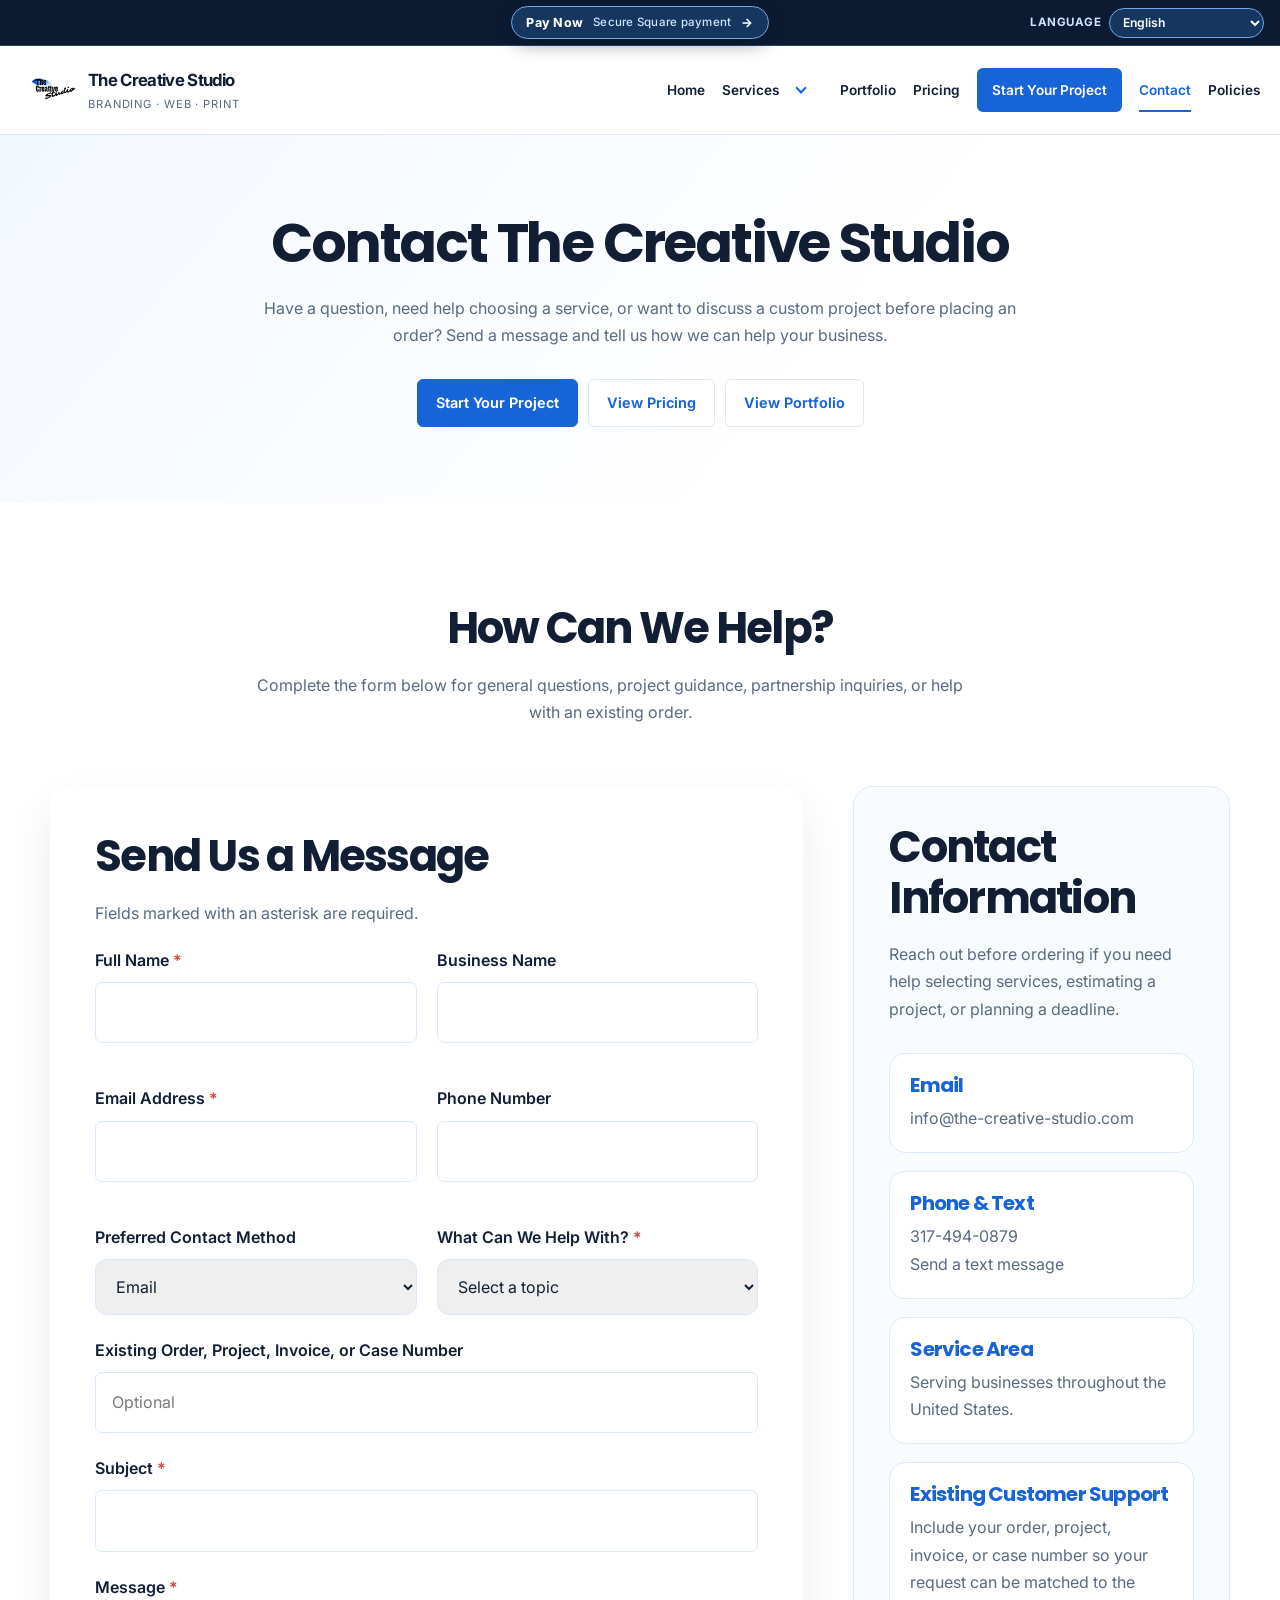
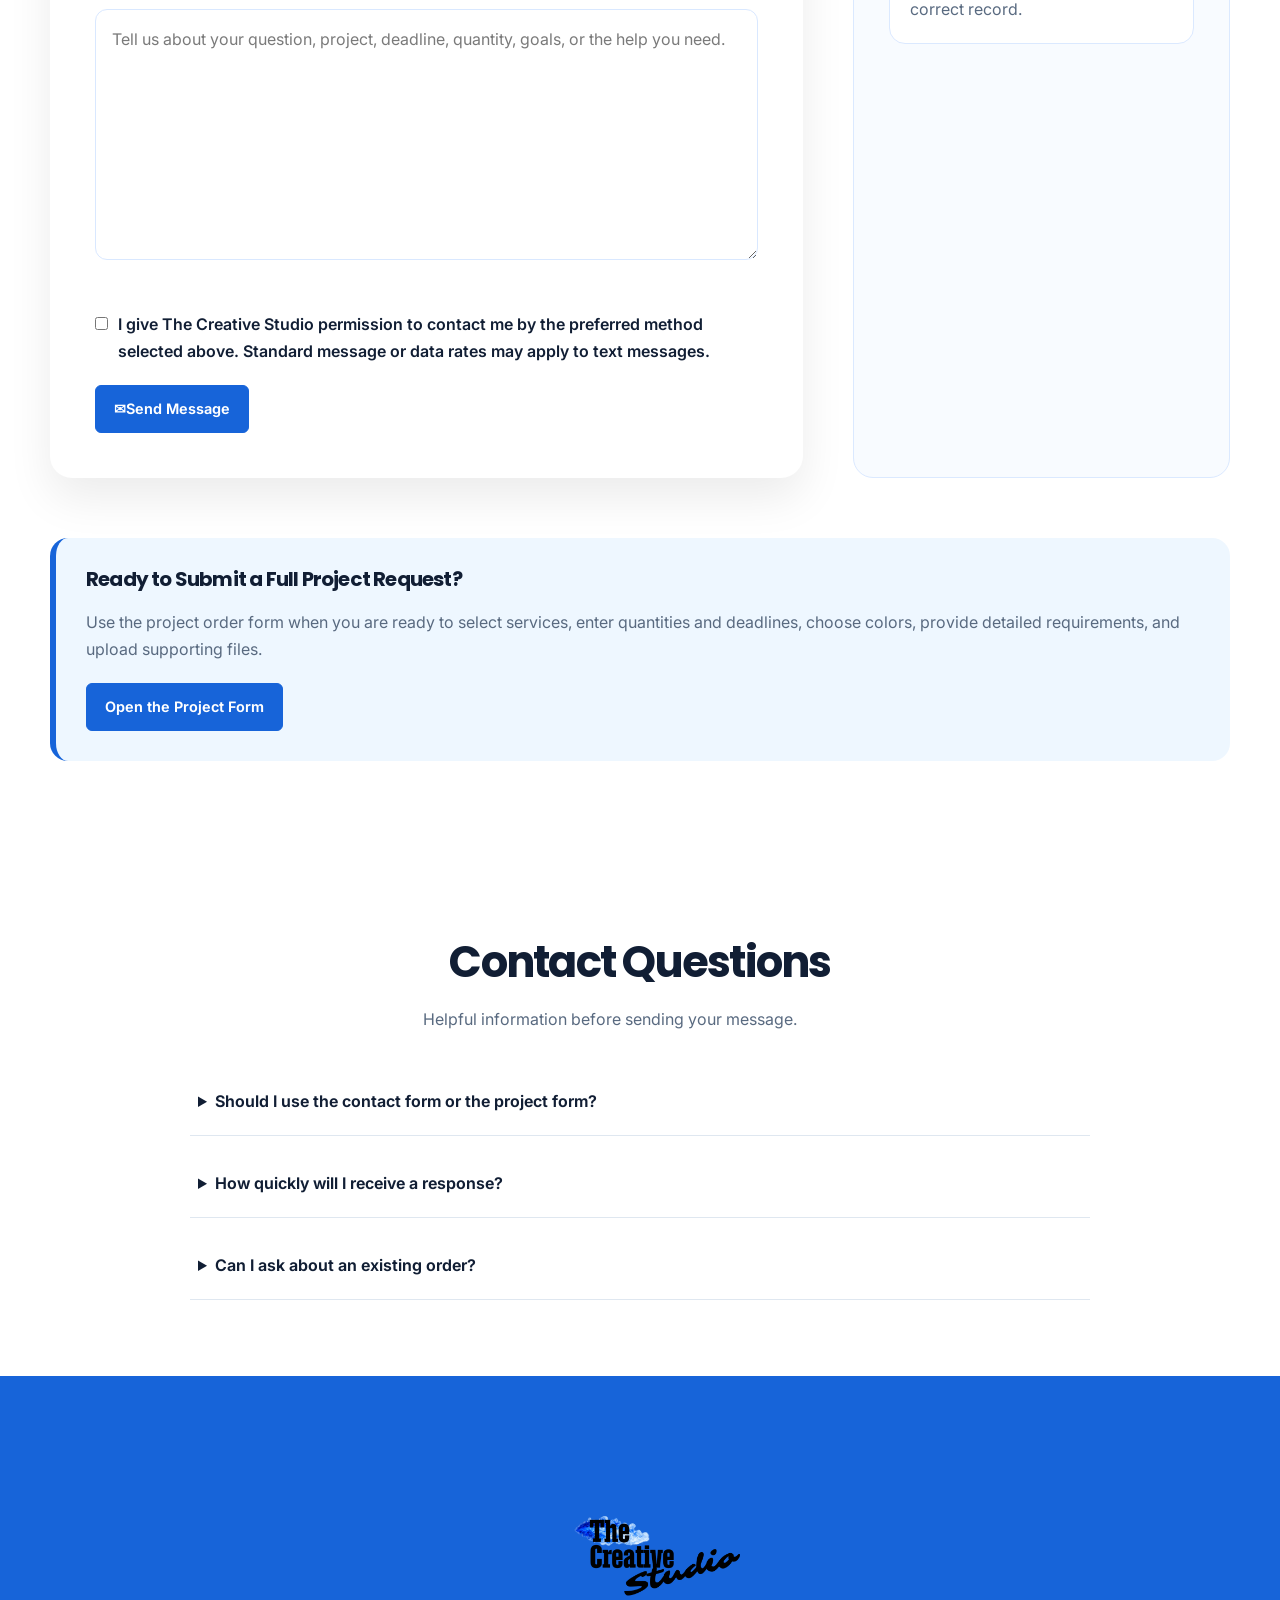
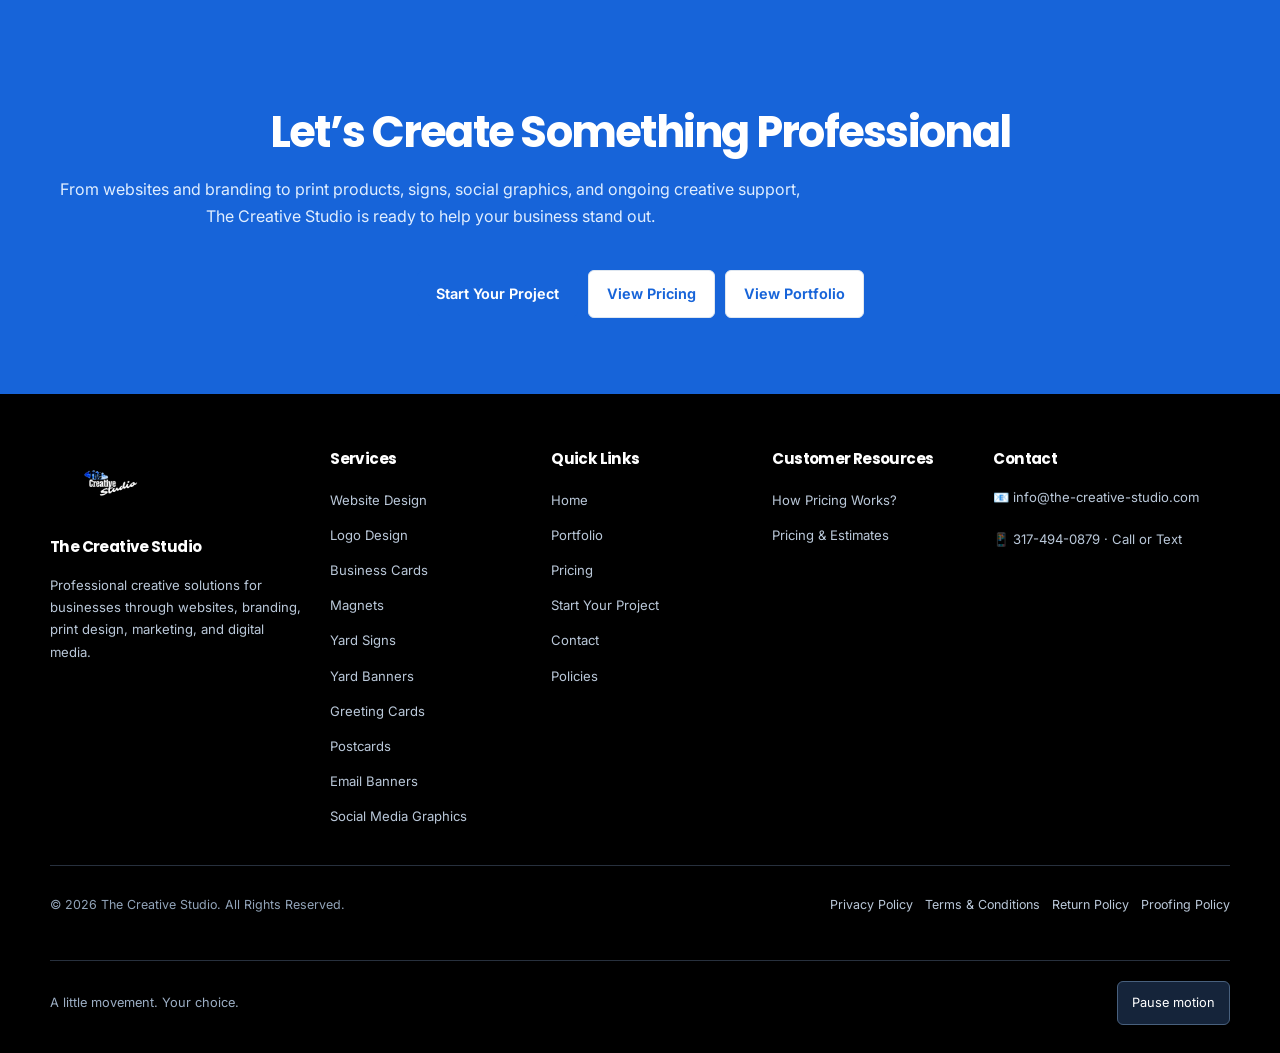
<file: contact.html>
<!DOCTYPE html>

<html lang="en">
<head>
<meta charset="utf-8"/>
<meta content="width=device-width, initial-scale=1.0" name="viewport"/>
<!-- Early resource downloads; styles apply normally and scripts execute in order. -->
<link rel="preload" as="style" href="https://fonts.googleapis.com/css2?family=Inter:wght@300;400;500;600;700&amp;family=Poppins:wght@400;600;700;800&amp;display=swap"/>
<link rel="preload" as="style" href="CSS/site.css?v=29c79e805c43"/>
<link rel="preload" as="style" href="CSS/pages/contact.css?v=9a52775885fd"/>
<link rel="preload" as="script" href="JS/refinement.js?v=ea9358e19d00"/>
<link rel="preload" as="script" href="JS/page-utilities.js?v=8e291ccedb07"/>
<link rel="preload" as="script" href="JS/contact.js?v=2bce073879eb"/>








<meta content="#1F73E8" name="theme-color"/>
<link href="https://fonts.googleapis.com" rel="preconnect"/>
<link crossorigin="" href="https://fonts.gstatic.com" rel="preconnect"/>
<link href="https://fonts.googleapis.com/css2?family=Inter:wght@300;400;500;600;700&amp;family=Poppins:wght@400;600;700;800&amp;display=swap" rel="stylesheet"/>




<title>Contact an Indianapolis Design Studio | The Creative Studio</title><meta content="Contact The Creative Studio about website design, branding, print products or an existing project. Send your project details and preferred contact method." name="description"/><meta content="index, follow, max-image-preview:large" name="robots"/><link href="https://www.the-creative-studio.com/contact.html" rel="canonical"/><meta content="website" property="og:type"/><meta content="Contact an Indianapolis Design Studio | The Creative Studio" property="og:title"/><meta content="Contact The Creative Studio about website design, branding, print products or an existing project. Send your project details and preferred contact method." property="og:description"/><meta content="https://www.the-creative-studio.com/contact.html" property="og:url"/><meta content="The Creative Studio" property="og:site_name"/><meta content="https://www.the-creative-studio.com/logo.png" property="og:image"/><meta content="The Creative Studio logo" property="og:image:alt"/><meta content="summary" name="twitter:card"/><meta content="Contact an Indianapolis Design Studio | The Creative Studio" name="twitter:title"/><meta content="Contact The Creative Studio about website design, branding, print products or an existing project. Send your project details and preferred contact method." name="twitter:description"/><meta content="https://www.the-creative-studio.com/logo.png" name="twitter:image"/><link href="assets/logo.webp" rel="icon" type="image/webp"/><script type="application/ld+json">{"@context": "https://schema.org", "@type": "WebPage", "name": "Contact an Indianapolis Design Studio | The Creative Studio", "description": "Contact The Creative Studio about website design, branding, print products or an existing project. Send your project details and preferred contact method.", "url": "https://www.the-creative-studio.com/contact.html", "isPartOf": {"@id": "https://www.the-creative-studio.com/#website"}}</script><link href="CSS/site.css?v=29c79e805c43" rel="stylesheet"/><link href="CSS/pages/contact.css?v=9a52775885fd" rel="stylesheet"/>


<script defer src="JS/refinement.js?v=ea9358e19d00"></script>
<script defer src="JS/page-utilities.js?v=8e291ccedb07"></script>
<script defer src="JS/contact.js?v=2bce073879eb"></script>
<link rel="preload" as="script" href="JS/language-toggle.js?v=1"/><script defer src="JS/language-toggle.js?v=1"></script>
<link rel="preload" as="script" href="JS/analytics.js?v=1"/><script defer src="JS/analytics.js?v=1"></script><link rel="preload" as="script" href="JS/analytics-config.js?v=1"/><script defer src="JS/analytics-config.js?v=1"></script><link rel="preload" as="script" href="JS/google-analytics.js?v=1"/><script defer src="JS/google-analytics.js?v=1"></script></head>
<body class="tcs-interior">
<!-- ========================================= -->
<!-- LOADER -->
<!-- ========================================= -->
<!-- ========================================= -->
<!-- HEADER -->
<!-- ========================================= -->
<header class="tcs-header"><div class="tcs-pay-ribbon" role="region" aria-label="Secure payment"><a href="https://square.link/u/2D9QuZ8g" rel="noopener noreferrer" target="_blank"><span class="tcs-pay-label">Pay Now</span><span class="tcs-pay-note">Secure Square payment</span><span aria-hidden="true">→</span></a></div><nav aria-label="Main navigation" class="tcs-nav"><a class="tcs-brand" href="index.html"><img alt="The Creative Studio logo" decoding="async" height="64" loading="eager" src="assets/logo.webp" width="64"/><span><strong>The Creative Studio</strong><small>BRANDING · WEB · PRINT</small></span></a><button aria-controls="tcs-navigation" aria-expanded="false" class="tcs-menu" type="button">Menu</button><ul class="tcs-links" id="tcs-navigation"><li><a href="index.html">Home</a></li><li><a href="services.html">Services</a><ul aria-label="Design services" class="tcs-submenu"><li><a href="order.html?service=website">Website Design</a></li><li><a href="order.html?service=logo">Logo Design</a></li><li><a href="order.html?service=businesscards">Business Cards</a></li><li><a href="order.html?service=magnets">Vehicle Magnets</a></li><li><a href="order.html?service=yardsigns">Yard Signs</a></li><li><a href="order.html?service=yardbanners">Banners</a></li><li><a href="order.html?service=postcards">Postcards</a></li><li><a href="order.html?service=social">Social Media Graphics</a></li><li><a href="order.html?service=email">Email Banners</a></li></ul></li><li><a href="portfolio.html">Portfolio</a></li><li><a href="pricing.html">Pricing</a></li><li><a class="tcs-start" href="order.html">Start Your Project</a></li><li><a aria-current="page" href="contact.html">Contact</a></li><li><a href="policies.html">Policies</a></li></ul></nav></header>
<main>
<!-- ========================================= -->
<!-- CONTACT HERO -->
<!-- ========================================= -->
<section id="contact-hero">
<div class="container">
<h1>
      Contact The Creative Studio
     </h1>
<p>
      Have a question, need help choosing a service, or want to discuss
            a custom project before placing an order? Send a message and tell
            us how we can help your business.
     </p>
<div class="hero-buttons">
<a class="btn primary" href="order.html">
       Start Your Project
      </a>
<a class="btn secondary" href="pricing.html">
       View Pricing
      </a>
<a class="btn secondary" href="portfolio.html">
       View Portfolio
      </a>
</div>
</div>
</section>
<!-- ========================================= -->
<!-- CONTACT FORM & BUSINESS INFORMATION -->
<!-- ========================================= -->
<section id="contact-main">
<div class="container">
<div class="section-title">
<h2>
       How Can We Help?
      </h2>
<p>
       Complete the form below for general questions, project guidance,
                partnership inquiries, or help with an existing order.
      </p>
</div>
<div class="contact-wrapper">
<form action="https://formsubmit.co/ajax/info@the-creative-studio.com" class="contact-form" data-email-recipient="info@the-creative-studio.com" id="contactForm" method="post" novalidate="">
<input id="contactFormStartedAt" name="contactFormStartedAt" type="hidden" value=""/>
<input aria-hidden="true" autocomplete="off" hidden name="_honey" tabindex="-1" type="text" value=""/>
<div aria-hidden="true" class="form-honeypot">
<label for="contactWebsite">Leave this field empty</label>
<input autocomplete="off" id="contactWebsite" name="contactWebsite" tabindex="-1" type="text"/>
</div>
<h2>
        Send Us a Message
       </h2>
<p>
        Fields marked with an asterisk are required.
       </p>
<div class="form-grid">
<div>
<label for="contactName">
          Full Name
          <span class="required">
           *
          </span>
</label>
<input autocomplete="name" id="contactName" maxlength="150" name="contactName" required="" type="text"/>
</div>
<div>
<label for="contactBusiness">
          Business Name
         </label>
<input autocomplete="organization" id="contactBusiness" maxlength="200" name="contactBusiness" type="text"/>
</div>
<div>
<label for="contactEmail">
          Email Address
          <span class="required">
           *
          </span>
</label>
<input autocomplete="email" id="contactEmail" maxlength="250" name="contactEmail" required="" type="email"/>
</div>
<div>
<label for="contactPhone">
          Phone Number
         </label>
<input autocomplete="tel" id="contactPhone" maxlength="50" name="contactPhone" type="tel"/>
</div>
<div>
<label for="contactPreference">
          Preferred Contact Method
         </label>
<select id="contactPreference" name="contactPreference">
<option value="Email">
           Email
          </option>
<option value="Phone Call">
           Phone Call
          </option>
<option value="Text Message">
           Text Message
          </option>
</select>
</div>
<div>
<label for="contactTopic">
          What Can We Help With?
          <span class="required">
           *
          </span>
</label>
<select id="contactTopic" name="contactTopic" required="">
<option value="">
           Select a topic
          </option>
<option value="New Project">
           New Project
          </option>
<option value="Website Design">
           Website Design
          </option>
<option value="Logo or Branding">
           Logo or Branding
          </option>
<option value="Print Products">
           Print Products
          </option>
<option value="Signs or Banners">
           Signs or Banners
          </option>
<option value="Social or Email Graphics">
           Social or Email Graphics
          </option>
<option value="Website Maintenance">
           Website Maintenance
          </option>
<option value="Existing Order">
           Existing Order
          </option>
<option value="Billing or Payment">
           Billing or Payment
          </option>
<option value="General Question">
           General Question
          </option>
<option value="Other">
           Other
          </option>
</select>
</div>
</div>
<div>
<label for="contactOrderNumber">
         Existing Order, Project, Invoice, or Case Number
        </label>
<input id="contactOrderNumber" maxlength="100" name="contactOrderNumber" placeholder="Optional" type="text"/>
</div>
<div>
<label for="contactSubject">
         Subject
         <span class="required">
          *
         </span>
</label>
<input id="contactSubject" maxlength="250" name="contactSubject" required="" type="text"/>
</div>
<div>
<label for="contactMessage">
         Message
         <span class="required">
          *
         </span>
</label>
<textarea id="contactMessage" maxlength="10000" name="contactMessage" placeholder="Tell us about your question, project, deadline, quantity, goals, or the help you need." required="" rows="8"></textarea>
</div>
<label class="checkbox-label">
<input id="contactConsent" name="contactConsent" required="" type="checkbox"/>
<span>
         I give The Creative Studio permission to contact me
                        by the preferred method selected above. Standard
                        message or data rates may apply to text messages.
        </span>
</label>
<button class="btn primary" id="contactSubmitButton" type="submit">
<span aria-hidden="true" class="contact-submit-icon">✉</span>
<span id="contactSubmitLabel">Send Message</span>
</button>
<p aria-live="polite" class="form-status" id="contactFormStatus" role="status">
</p>
</form>
<aside class="contact-info">
<h2>
        Contact Information
       </h2>
<p>
        Reach out before ordering if you need help selecting
                    services, estimating a project, or planning a deadline.
       </p>
<div class="contact-methods">
<article class="contact-method">
<h3>
          Email
         </h3>
<p>
<a href="mailto:info@the-creative-studio.com">
           info@the-creative-studio.com
          </a>
</p>
</article>
<article class="contact-method">
<h3>
          Phone &amp; Text
         </h3>
<p>
<a href="tel:+13174940879">317-494-0879</a><br/>
<a href="sms:+13174940879">Send a text message</a>
         </p>
</article>
<article class="contact-method">
<h3>
          Service Area
         </h3>
<p>
          Serving businesses throughout the United States.
         </p>
</article>
<article class="contact-method">
<h3>
          Existing Customer Support
         </h3>
<p>
          Include your order, project, invoice, or case number
                            so your request can be matched to the correct record.
         </p>
</article>
</div>
</aside>
</div>
<div class="contact-note">
<h3>
       Ready to Submit a Full Project Request?
      </h3>
<p>
       Use the project order form when you are ready to select
                services, enter quantities and deadlines, choose colors,
                provide detailed requirements, and upload supporting files.
      </p>
<a class="btn primary" href="order.html">
       Open the Project Form
      </a>
</div>
</div>
</section>
<!-- ========================================= -->
<!-- FAQ -->
<!-- ========================================= -->
<section class="section" id="faq">
<div class="container">
<div class="section-title">
<h2>
       Contact Questions
      </h2>
<p>
       Helpful information before sending your message.
      </p>
</div>
<div class="faq-container">
<details class="tcs-faq"><summary>Should I use the contact form or the project form?</summary><div class="tcs-faq-answer">
<p>
         Use the contact form for general questions or help choosing
                        a service. Use the project form when you are ready to submit
                        detailed requirements, quantities, deadlines, colors, and files.
        </p>
</div></details>
<details class="tcs-faq"><summary>How quickly will I receive a response?</summary><div class="tcs-faq-answer">
<p>
         We review each message and respond as soon as possible.
                        Complex project or production questions may require
                        additional review before a complete response is provided.
        </p>
</div></details>
<details class="tcs-faq"><summary>Can I ask about an existing order?</summary><div class="tcs-faq-answer">
<p>
         Yes. Include the order, project, invoice, proof, agreement,
                        or case number so the request can be connected to the correct record.
        </p>
</div></details>
</div>
</div>
</section>
<!-- ========================================= -->
<!-- FINAL CTA -->
<!-- ========================================= -->
<section id="final-cta">
<div class="container">
<img alt="The Creative Studio Logo" class="cta-logo" decoding="async" height="1600" loading="lazy" src="assets/logo.webp" width="1600"/>
<h2>
      Let’s Create Something Professional
     </h2>
<p>
      From websites and branding to print products, signs,
            social graphics, and ongoing creative support, The Creative Studio
            is ready to help your business stand out.
     </p>
<div class="cta-buttons">
<a class="btn primary" href="order.html">
       Start Your Project
      </a>
<a class="btn secondary" href="pricing.html">
       View Pricing
      </a>
<a class="btn secondary" href="portfolio.html">
       View Portfolio
      </a>
</div>
</div>
</section>
<!-- ========================================= -->
<!-- BACK TO TOP -->
<!-- ========================================= -->
<button aria-label="Back To Top" id="backToTop" type="button">
    ↑
   </button>
</main>
<!-- ========================================= -->
<!-- FOOTER -->
<!-- ========================================= -->
<footer id="site-footer">
<div class="container">
<div class="footer-grid footer-grid-five">
<div class="footer-column"><img alt="The Creative Studio Logo" class="footer-logo" decoding="async" height="1600" loading="lazy" src="assets/logo2.webp" width="1600"/><h3>The Creative Studio</h3><p>Professional creative solutions for businesses through websites, branding, print design, marketing, and digital media.</p></div>
<div class="footer-column">
<h3>
       Services
      </h3>
<ul>
<li>
<a href="order.html?service=website">
         Website Design
        </a>
</li>
<li>
<a href="order.html?service=logo">
         Logo Design
        </a>
</li>
<li>
<a href="order.html?service=businesscards">
         Business Cards
        </a>
</li>
<li>
<a href="order.html?service=magnets">
         Magnets
        </a>
</li>
<li>
<a href="order.html?service=yardsigns">
         Yard Signs
        </a>
</li>
<li>
<a href="order.html?service=yardbanners">
         Yard Banners
        </a>
</li>
<li>
<a href="order.html?service=greetingcards">
         Greeting Cards
        </a>
</li>
<li>
<a href="order.html?service=postcards">
         Postcards
        </a>
</li>
<li>
<a href="order.html?service=email">
         Email Banners
        </a>
</li>
<li>
<a href="order.html?service=social">
         Social Media Graphics
        </a>
</li>
</ul>
</div>
<div class="footer-column">
<h3>
       Quick Links
      </h3>
<ul>
<li>
<a href="index.html">
         Home
        </a>
</li>
<li>
<a href="portfolio.html">
         Portfolio
        </a>
</li>
<li>
<a href="pricing.html">
         Pricing
        </a>
</li>
<li>
<a href="order.html">
         Start Your Project
        </a>
</li>
<li>
<a href="contact.html">
         Contact
        </a>
</li>
<li>
<a href="policies.html">
         Policies
        </a>
</li>
</ul>
</div><div class="footer-column"><h3>Customer Resources</h3><ul><li><a href="pricing-tables.html">How Pricing Works?</a></li><li><a href="pricing-table.html">Pricing &amp; Estimates</a></li></ul></div>
<div class="footer-column">
<h3>
       Contact
      </h3>
<p>
       📧
       <a href="mailto:info@the-creative-studio.com">
        info@the-creative-studio.com
       </a>
</p>
<p>
       📱 <a href="tel:+13174940879">317-494-0879</a> · Call or Text
      </p>
<div class="social-icons">
</div>
</div>
</div>
<hr/>
<div class="footer-bottom">
<p>
      © 2026 The Creative Studio. All Rights Reserved.
     </p>
<div class="footer-links">
<a href="policies.html">
       Privacy Policy
      </a>
<a href="policies.html">
       Terms &amp; Conditions
      </a>
<a href="policies.html">
       Return Policy
      </a>
<a href="policies.html">
       Proofing Policy
      </a>
</div>
</div>
</div>
</footer>
<!-- ========================================= -->
<!-- TOASTS -->
<!-- ========================================= -->
<div aria-atomic="true" aria-live="polite" class="toast-container" id="toastContainer">
</div>

</body>
</html>
</file>
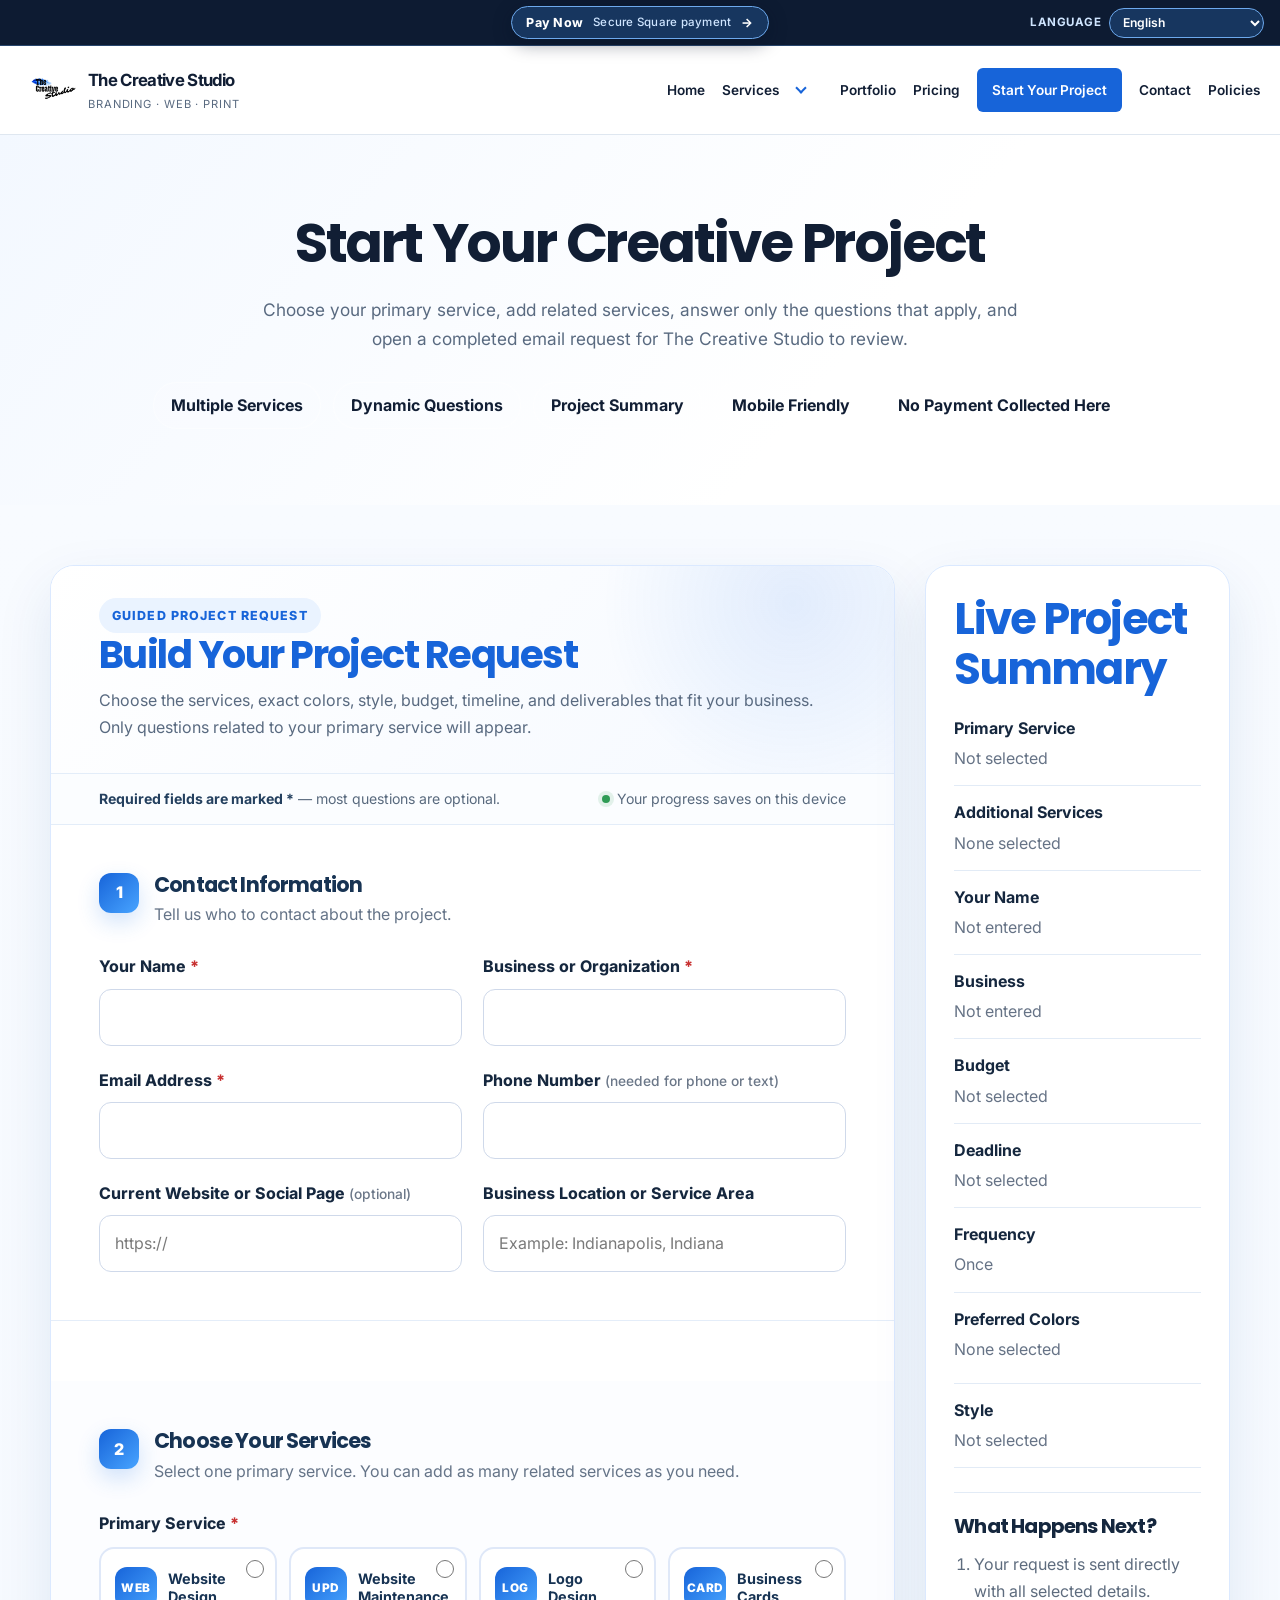
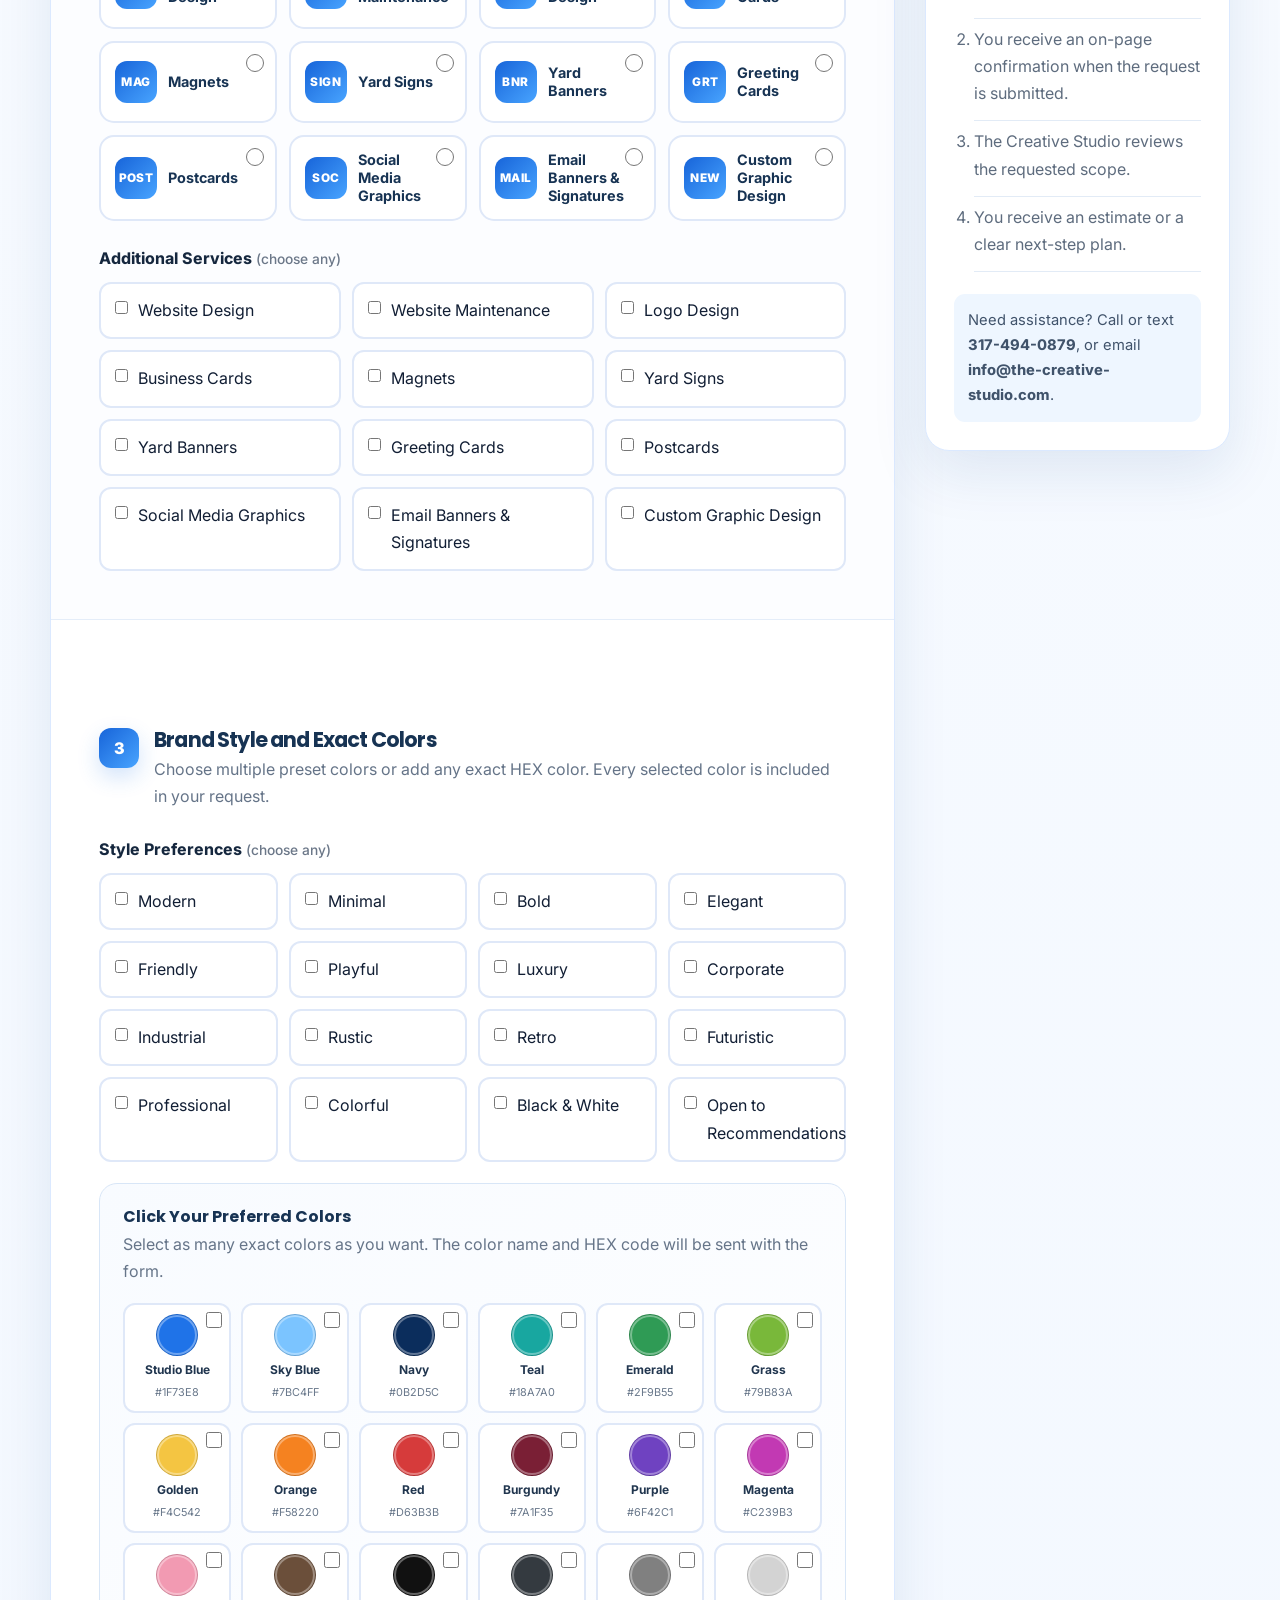
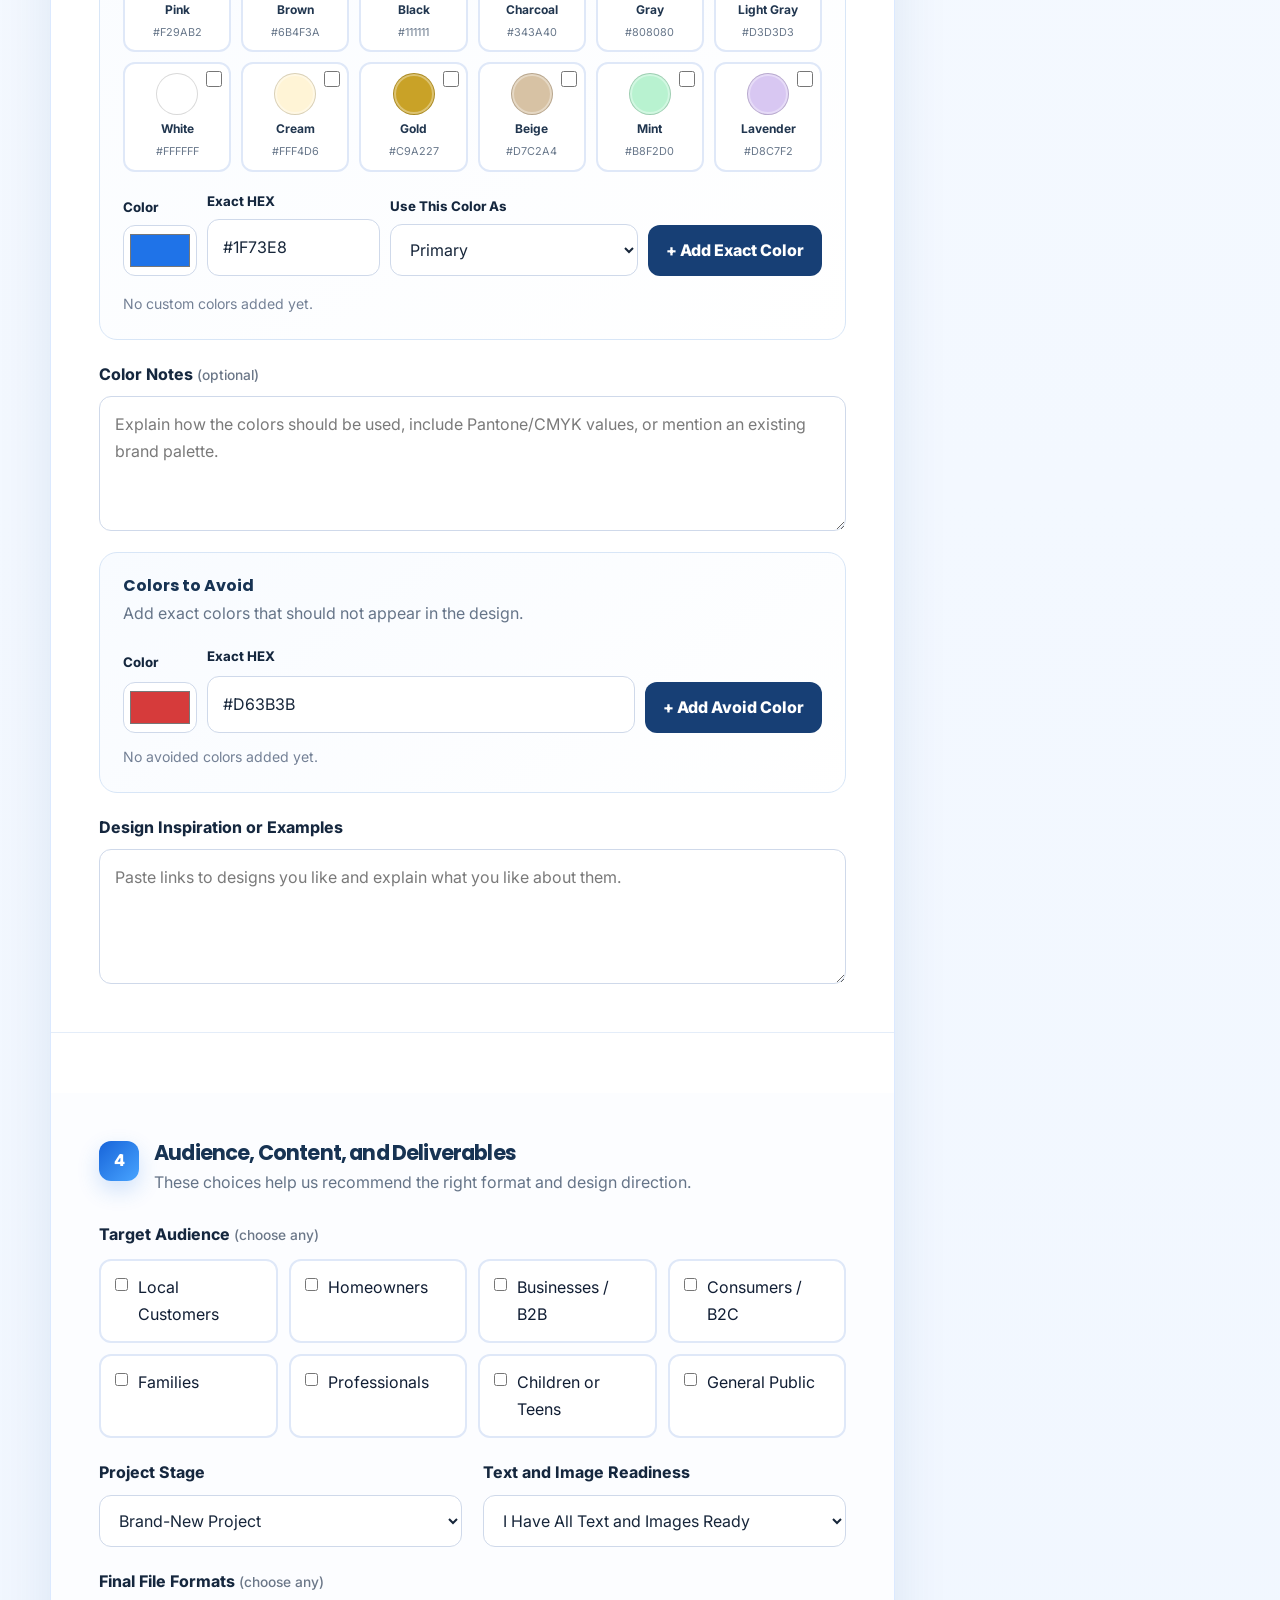
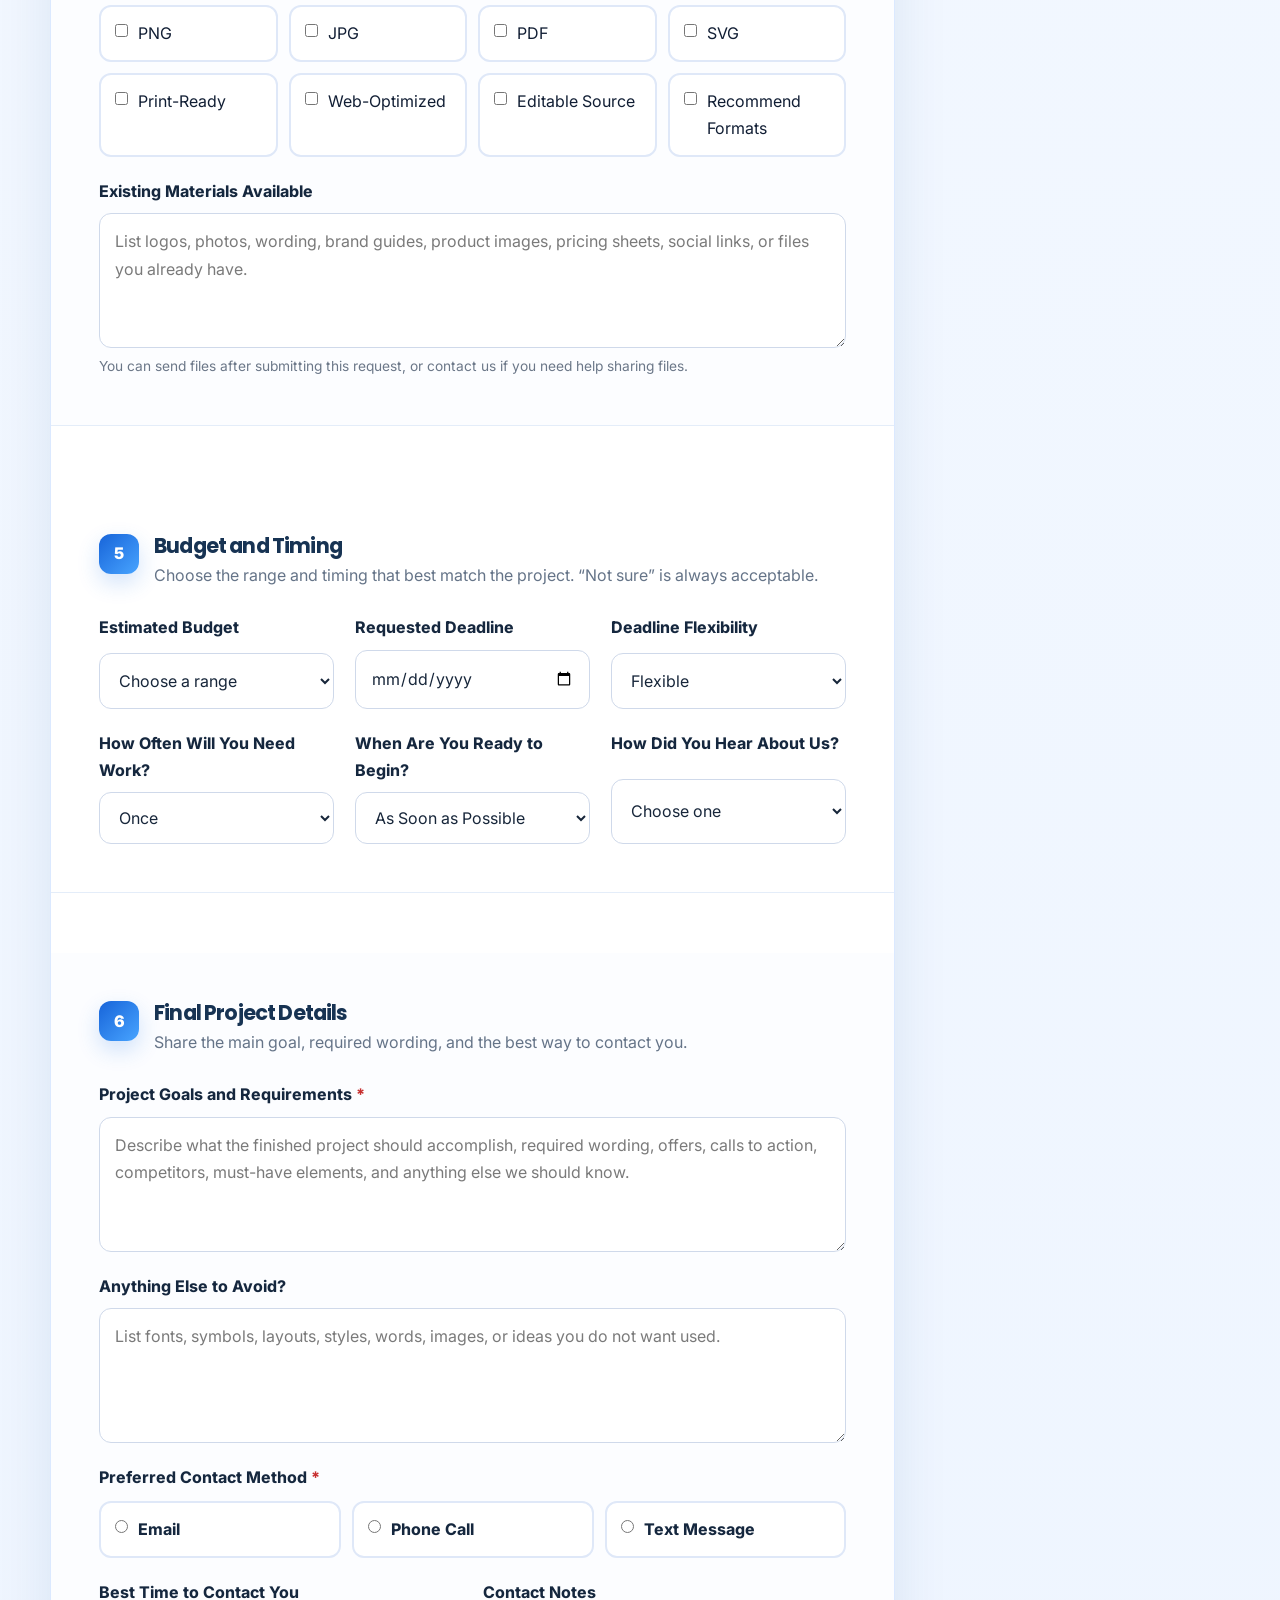
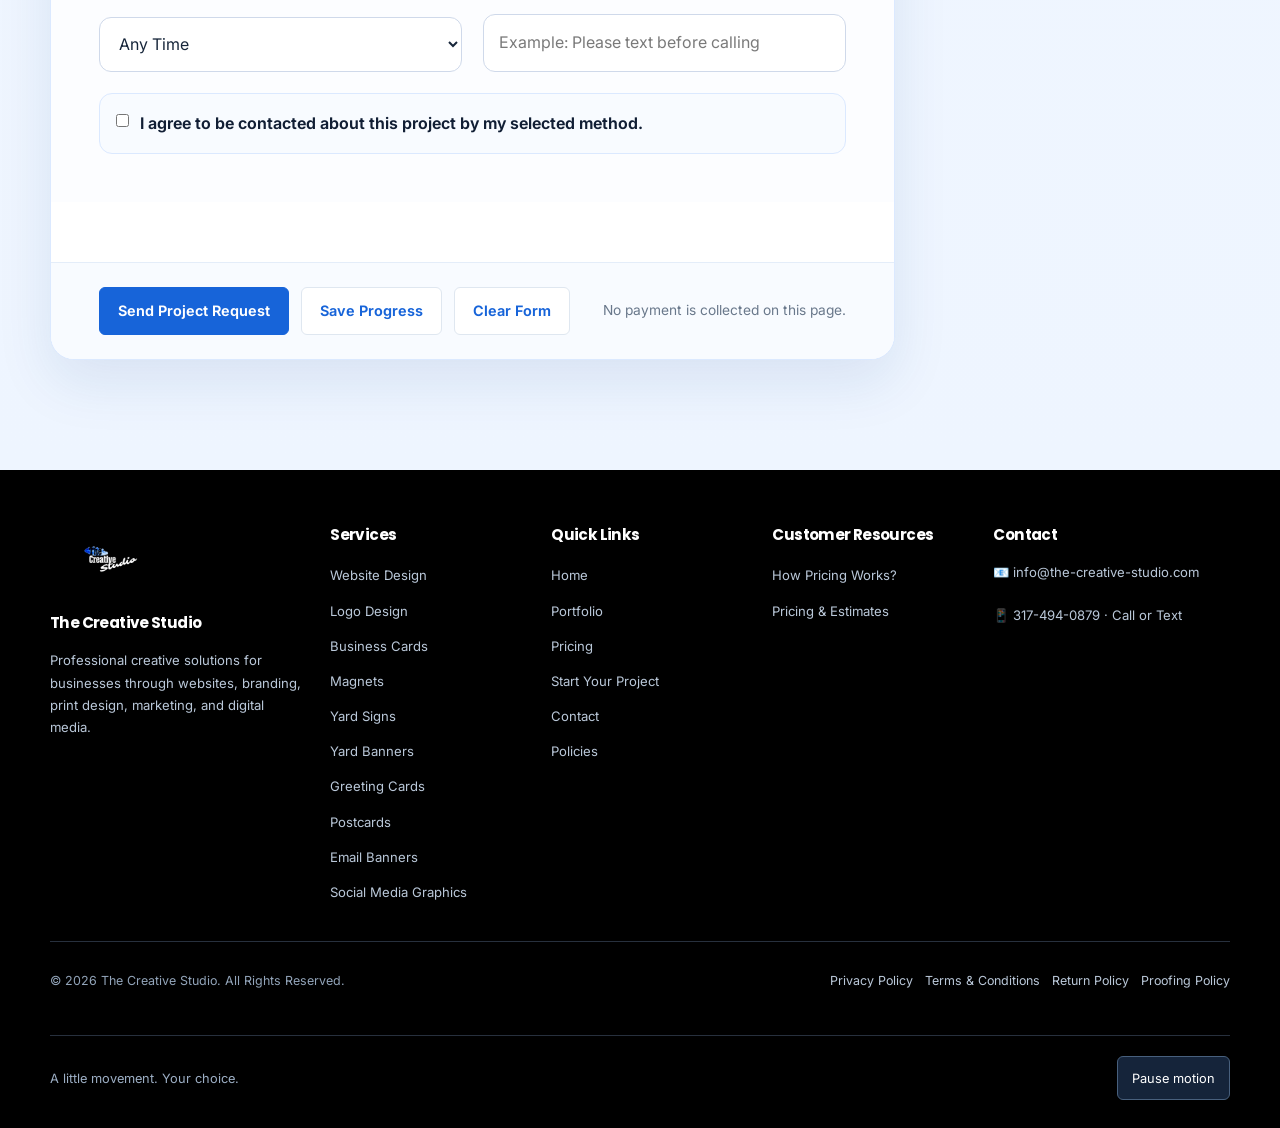
<file: order.html>
<!DOCTYPE html>

<html lang="en">
<head>
<meta charset="utf-8"/>
<meta content="width=device-width, initial-scale=1.0" name="viewport"/>
<!-- Early resource downloads; styles apply normally and scripts execute in order. -->
<link rel="preload" as="style" href="https://fonts.googleapis.com/css2?family=Inter:wght@300;400;500;600;700&amp;family=Poppins:wght@400;600;700;800&amp;display=swap"/>
<link rel="preload" as="style" href="CSS/site.css?v=29c79e805c43"/>
<link rel="preload" as="style" href="CSS/pages/order.css?v=7bde0cc187bf"/>
<link rel="preload" as="script" href="JS/refinement.js?v=ea9358e19d00"/>
<link rel="preload" as="script" href="JS/page-utilities.js?v=8e291ccedb07"/>
<link rel="preload" as="script" href="JS/order.js?v=189a962a59e0"/>








<meta content="#1F73E8" name="theme-color"/>
<link href="https://fonts.googleapis.com" rel="preconnect"/>
<link crossorigin="" href="https://fonts.gstatic.com" rel="preconnect"/>
<link href="https://fonts.googleapis.com/css2?family=Inter:wght@300;400;500;600;700&amp;family=Poppins:wght@400;600;700;800&amp;display=swap" rel="stylesheet"/>




<title>Start Your Creative Project | The Creative Studio</title><meta content="The Creative Studio customer resource for start your creative project. Contact the studio for help with your project." name="description"/><meta content="noindex, follow" name="robots"/><link href="https://www.the-creative-studio.com/order.html" rel="canonical"/><meta content="website" property="og:type"/><meta content="Start Your Creative Project | The Creative Studio" property="og:title"/><meta content="The Creative Studio customer resource for start your creative project. Contact the studio for help with your project." property="og:description"/><meta content="https://www.the-creative-studio.com/order.html" property="og:url"/><meta content="The Creative Studio" property="og:site_name"/><meta content="https://www.the-creative-studio.com/logo.png" property="og:image"/><meta content="The Creative Studio logo" property="og:image:alt"/><meta content="summary" name="twitter:card"/><meta content="Start Your Creative Project | The Creative Studio" name="twitter:title"/><meta content="The Creative Studio customer resource for start your creative project. Contact the studio for help with your project." name="twitter:description"/><meta content="https://www.the-creative-studio.com/logo.png" name="twitter:image"/><link href="assets/logo.webp" rel="icon" type="image/webp"/><script type="application/ld+json">{"@context": "https://schema.org", "@type": "WebPage", "name": "Start Your Creative Project | The Creative Studio", "description": "The Creative Studio customer resource for start your creative project. Contact the studio for help with your project.", "url": "https://www.the-creative-studio.com/order.html", "isPartOf": {"@id": "https://www.the-creative-studio.com/#website"}}</script><link href="CSS/site.css?v=29c79e805c43" rel="stylesheet"/><link href="CSS/pages/order.css?v=7bde0cc187bf" rel="stylesheet"/>


<script defer src="JS/refinement.js?v=ea9358e19d00"></script>
<script defer src="JS/page-utilities.js?v=8e291ccedb07"></script>
<script defer src="JS/order.js?v=189a962a59e0"></script>
<link rel="preload" as="script" href="JS/language-toggle.js?v=1"/><script defer src="JS/language-toggle.js?v=1"></script>
<link rel="preload" as="script" href="JS/analytics.js?v=1"/><script defer src="JS/analytics.js?v=1"></script><link rel="preload" as="script" href="JS/analytics-config.js?v=1"/><script defer src="JS/analytics-config.js?v=1"></script><link rel="preload" as="script" href="JS/google-analytics.js?v=1"/><script defer src="JS/google-analytics.js?v=1"></script></head>
<body class="tcs-interior"><noscript>JavaScript is required to show service-specific questions and prepare the completed email request. You may also email info@the-creative-studio.com directly.</noscript>
<header class="tcs-header"><div class="tcs-pay-ribbon" role="region" aria-label="Secure payment"><a href="https://square.link/u/2D9QuZ8g" rel="noopener noreferrer" target="_blank"><span class="tcs-pay-label">Pay Now</span><span class="tcs-pay-note">Secure Square payment</span><span aria-hidden="true">→</span></a></div><nav aria-label="Main navigation" class="tcs-nav"><a class="tcs-brand" href="index.html"><img alt="The Creative Studio logo" decoding="async" height="64" loading="eager" src="assets/logo.webp" width="64"/><span><strong>The Creative Studio</strong><small>BRANDING · WEB · PRINT</small></span></a><button aria-controls="tcs-navigation" aria-expanded="false" class="tcs-menu" type="button">Menu</button><ul class="tcs-links" id="tcs-navigation"><li><a href="index.html">Home</a></li><li><a href="services.html">Services</a><ul aria-label="Design services" class="tcs-submenu"><li><a href="order.html?service=website">Website Design</a></li><li><a href="order.html?service=logo">Logo Design</a></li><li><a href="order.html?service=businesscards">Business Cards</a></li><li><a href="order.html?service=magnets">Vehicle Magnets</a></li><li><a href="order.html?service=yardsigns">Yard Signs</a></li><li><a href="order.html?service=yardbanners">Banners</a></li><li><a href="order.html?service=postcards">Postcards</a></li><li><a href="order.html?service=social">Social Media Graphics</a></li><li><a href="order.html?service=email">Email Banners</a></li></ul></li><li><a href="portfolio.html">Portfolio</a></li><li><a href="pricing.html">Pricing</a></li><li><a aria-current="page" class="tcs-start" href="order.html">Start Your Project</a></li><li><a href="contact.html">Contact</a></li><li><a href="policies.html">Policies</a></li></ul></nav></header>
<main>
<section id="order-hero">
<div class="container">
<h1>
      Start Your Creative Project
     </h1>
<p>Choose your primary service, add related services, answer only the questions that apply, and open a completed email request for The Creative Studio to review.</p>
<div class="order-badges"><span>Multiple Services</span><span>Dynamic Questions</span><span>Project Summary</span><span>Mobile Friendly</span><span>No Payment Collected Here</span></div>
</div>
</section>
<section class="new-order-app" id="advancedOrderApp">
<div class="container">
<div class="new-order-layout">
<form action="https://formsubmit.co/ajax/info@the-creative-studio.com" class="new-project-form" data-recipient="info@the-creative-studio.com" data-subject="New Creative Studio Project Request" id="projectForm" method="post" novalidate="">
<input aria-hidden="true" autocomplete="off" hidden name="_honey" tabindex="-1" type="text" value=""/>
<header class="new-form-header">
<p class="new-form-eyebrow">Guided Project Request</p>
<h2>Build Your Project Request</h2>
<p>Choose the services, exact colors, style, budget, timeline, and deliverables that fit your business. Only questions related to your primary service will appear.</p>
</header>
<div class="form-comfort-bar"><span><strong>Required fields are marked *</strong> — most questions are optional.</span><span class="autosave-state"><span class="autosave-dot"></span><span id="autosaveStatus">Your progress saves on this device</span></span></div>
<section class="form-section">
<div class="section-heading"><span class="section-number">1</span><div><h3>Contact Information</h3><p>Tell us who to contact about the project.</p></div></div>
<div class="new-form-grid">
<div class="new-form-group"><label for="fullName">Your Name <span aria-hidden="true">*</span></label><input autocomplete="name" id="fullName" name="full-name" required=""/></div>
<div class="new-form-group"><label for="businessName">Business or Organization <span aria-hidden="true">*</span></label><input autocomplete="organization" id="businessName" name="business-name" required=""/></div>
<div class="new-form-group"><label for="email">Email Address <span aria-hidden="true">*</span></label><input autocomplete="email" id="email" name="email" required="" type="email"/></div>
<div class="new-form-group"><label for="phone">Phone Number <span class="optional">(needed for phone or text)</span></label><input autocomplete="tel" id="phone" name="phone" type="tel"/></div>
<div class="new-form-group"><label for="websiteOrSocial">Current Website or Social Page <span class="optional">(optional)</span></label><input id="websiteOrSocial" name="current-web-or-social" placeholder="https://" type="url"/></div>
<div class="new-form-group"><label for="businessLocation">Business Location or Service Area</label><input id="businessLocation" name="business-location" placeholder="Example: Indianapolis, Indiana"/></div>
</div>
</section>
<section class="form-section">
<div class="section-heading"><span class="section-number">2</span><div><h3>Choose Your Services</h3><p>Select one primary service. You can add as many related services as you need.</p></div></div>
<fieldset class="new-fieldset full"><legend>Primary Service <span aria-hidden="true">*</span></legend>
<div class="primary-service-grid" id="primaryServiceGrid">
<label class="primary-service-card"><input name="primary-service" required="" type="radio" value="website"/><span class="service-mini-icon">WEB</span><strong>Website Design</strong></label>
<label class="primary-service-card"><input name="primary-service" type="radio" value="maintenance"/><span class="service-mini-icon">UPD</span><strong>Website Maintenance</strong></label>
<label class="primary-service-card"><input name="primary-service" type="radio" value="logo"/><span class="service-mini-icon">LOG</span><strong>Logo Design</strong></label>
<label class="primary-service-card"><input name="primary-service" type="radio" value="business-cards"/><span class="service-mini-icon">CARD</span><strong>Business Cards</strong></label>
<label class="primary-service-card"><input name="primary-service" type="radio" value="magnets"/><span class="service-mini-icon">MAG</span><strong>Magnets</strong></label>
<label class="primary-service-card"><input name="primary-service" type="radio" value="yard-signs"/><span class="service-mini-icon">SIGN</span><strong>Yard Signs</strong></label>
<label class="primary-service-card"><input name="primary-service" type="radio" value="yard-banners"/><span class="service-mini-icon">BNR</span><strong>Yard Banners</strong></label>
<label class="primary-service-card"><input name="primary-service" type="radio" value="greeting-cards"/><span class="service-mini-icon">GRT</span><strong>Greeting Cards</strong></label>
<label class="primary-service-card"><input name="primary-service" type="radio" value="postcards"/><span class="service-mini-icon">POST</span><strong>Postcards</strong></label>
<label class="primary-service-card"><input name="primary-service" type="radio" value="social-media"/><span class="service-mini-icon">SOC</span><strong>Social Media Graphics</strong></label>
<label class="primary-service-card"><input name="primary-service" type="radio" value="email-banners"/><span class="service-mini-icon">MAIL</span><strong>Email Banners &amp; Signatures</strong></label>
<label class="primary-service-card"><input name="primary-service" type="radio" value="custom"/><span class="service-mini-icon">NEW</span><strong>Custom Graphic Design</strong></label>
</div></fieldset>
<fieldset class="new-fieldset full" style="margin-top:24px"><legend>Additional Services <span class="optional">(choose any)</span></legend>
<div class="new-choice-grid three" id="additionalServicesGrid">
<label class="new-choice"><input data-service-value="website" name="additional-services" type="checkbox" value="Website Design"/><span>Website Design</span></label>
<label class="new-choice"><input data-service-value="maintenance" name="additional-services" type="checkbox" value="Website Maintenance"/><span>Website Maintenance</span></label>
<label class="new-choice"><input data-service-value="logo" name="additional-services" type="checkbox" value="Logo Design"/><span>Logo Design</span></label>
<label class="new-choice"><input data-service-value="business-cards" name="additional-services" type="checkbox" value="Business Cards"/><span>Business Cards</span></label>
<label class="new-choice"><input data-service-value="magnets" name="additional-services" type="checkbox" value="Magnets"/><span>Magnets</span></label>
<label class="new-choice"><input data-service-value="yard-signs" name="additional-services" type="checkbox" value="Yard Signs"/><span>Yard Signs</span></label>
<label class="new-choice"><input data-service-value="yard-banners" name="additional-services" type="checkbox" value="Yard Banners"/><span>Yard Banners</span></label>
<label class="new-choice"><input data-service-value="greeting-cards" name="additional-services" type="checkbox" value="Greeting Cards"/><span>Greeting Cards</span></label>
<label class="new-choice"><input data-service-value="postcards" name="additional-services" type="checkbox" value="Postcards"/><span>Postcards</span></label>
<label class="new-choice"><input data-service-value="social-media" name="additional-services" type="checkbox" value="Social Media Graphics"/><span>Social Media Graphics</span></label>
<label class="new-choice"><input data-service-value="email-banners" name="additional-services" type="checkbox" value="Email Banners &amp; Signatures"/><span>Email Banners &amp; Signatures</span></label>
<label class="new-choice"><input data-service-value="custom" name="additional-services" type="checkbox" value="Custom Graphic Design"/><span>Custom Graphic Design</span></label>
</div></fieldset>
<div class="new-dynamic-panel" data-service-panel="website">
<h4 class="dynamic-title">Website Design Choices</h4>
<div class="new-form-group"><label for="websitePackage">Website Type</label><select id="websitePackage" name="website-type"><option value="">Choose one</option><option>One-Page Landing Page</option><option>Basic Business Website — Up to 5 Pages</option><option>Standard Business Website — 6–10 Pages</option><option>Premium Business Website</option><option>eCommerce Website</option><option>Website Redesign</option><option>Not Sure — Recommend One</option></select></div>
<div class="new-form-group"><label for="websitePages">Estimated Number of Pages</label><input id="websitePages" max="100" min="1" name="website-pages" type="number"/></div>
<div class="new-form-group"><label for="domainStatus">Domain Status</label><select id="domainStatus" name="domain-status"><option value="">Choose one</option><option>I already own a domain</option><option>I need help choosing a domain</option><option>I do not need a domain</option><option>Not sure</option></select></div>
<div class="new-form-group"><label for="hostingStatus">Hosting Status</label><select id="hostingStatus" name="hosting-status"><option value="">Choose one</option><option>I already have hosting</option><option>I need hosting recommendations</option><option>I use Cloudflare Pages</option><option>I use another provider</option><option>Not sure</option></select></div>
<div class="choice-subsection"><p>Website Features</p><div class="new-choice-grid three">
<label class="new-choice"><input name="website-features" type="checkbox" value="Contact Form"/><span>Contact Form</span></label><label class="new-choice"><input name="website-features" type="checkbox" value="Online Booking"/><span>Online Booking</span></label><label class="new-choice"><input name="website-features" type="checkbox" value="Photo Gallery"/><span>Photo Gallery</span></label><label class="new-choice"><input name="website-features" type="checkbox" value="Online Store"/><span>Online Store</span></label><label class="new-choice"><input name="website-features" type="checkbox" value="Online Payments"/><span>Online Payments</span></label><label class="new-choice"><input name="website-features" type="checkbox" value="Blog or News"/><span>Blog or News</span></label><label class="new-choice"><input name="website-features" type="checkbox" value="Customer Portal"/><span>Customer Portal</span></label><label class="new-choice"><input name="website-features" type="checkbox" value="Social Media Feed"/><span>Social Media Feed</span></label><label class="new-choice"><input name="website-features" type="checkbox" value="SEO Setup"/><span>SEO Setup</span></label><label class="new-choice"><input name="website-features" type="checkbox" value="Analytics"/><span>Analytics</span></label><label class="new-choice"><input name="website-features" type="checkbox" value="FAQ Section"/><span>FAQ Section</span></label><label class="new-choice"><input name="website-features" type="checkbox" value="Other Features"/><span>Other Features</span></label>
</div></div>
<div class="new-form-group full"><label for="websiteNotes">Website Details</label><textarea id="websiteNotes" name="website-details" placeholder="Describe required pages, integrations, current problems, websites you like, and anything else that matters."></textarea></div>
</div>
<div class="new-dynamic-panel" data-service-panel="maintenance"><h4 class="dynamic-title">Website Maintenance Choices</h4><div class="choice-subsection"><p>Updates Needed</p><div class="new-choice-grid three"><label class="new-choice"><input name="maintenance-types" type="checkbox" value="Text Changes"/><span>Text Changes</span></label><label class="new-choice"><input name="maintenance-types" type="checkbox" value="Image Changes"/><span>Image Changes</span></label><label class="new-choice"><input name="maintenance-types" type="checkbox" value="New Page"/><span>New Page</span></label><label class="new-choice"><input name="maintenance-types" type="checkbox" value="Bug Fixes"/><span>Bug Fixes</span></label><label class="new-choice"><input name="maintenance-types" type="checkbox" value="Speed Improvements"/><span>Speed Improvements</span></label><label class="new-choice"><input name="maintenance-types" type="checkbox" value="Mobile Improvements"/><span>Mobile Improvements</span></label><label class="new-choice"><input name="maintenance-types" type="checkbox" value="SEO Updates"/><span>SEO Updates</span></label><label class="new-choice"><input name="maintenance-types" type="checkbox" value="New Features"/><span>New Features</span></label><label class="new-choice"><input name="maintenance-types" type="checkbox" value="Ongoing Maintenance"/><span>Ongoing Maintenance</span></label></div></div><div class="new-form-group full"><label for="maintenanceRequest">Describe the Updates</label><textarea id="maintenanceRequest" name="maintenance-request" placeholder="List the pages, text, images, bugs, or new features that need attention."></textarea></div></div>
<div class="new-dynamic-panel" data-service-panel="logo"><h4 class="dynamic-title">Logo Design Choices</h4><div class="choice-subsection"><p>Logo Direction</p><div class="new-choice-grid three"><label class="new-choice"><input name="logo-style" type="checkbox" value="Wordmark"/><span>Wordmark<small>Business name as the logo</small></span></label><label class="new-choice"><input name="logo-style" type="checkbox" value="Icon + Wordmark"/><span>Icon + Wordmark</span></label><label class="new-choice"><input name="logo-style" type="checkbox" value="Emblem"/><span>Emblem</span></label><label class="new-choice"><input name="logo-style" type="checkbox" value="Monogram"/><span>Monogram</span></label><label class="new-choice"><input name="logo-style" type="checkbox" value="Mascot or Character"/><span>Mascot or Character</span></label><label class="new-choice"><input name="logo-style" type="checkbox" value="Open to Recommendations"/><span>Open to Recommendations</span></label></div></div><div class="choice-subsection"><p>Logo Files or Variations Needed</p><div class="new-choice-grid three"><label class="new-choice"><input name="logo-deliverables" type="checkbox" value="Primary Logo"/><span>Primary Logo</span></label><label class="new-choice"><input name="logo-deliverables" type="checkbox" value="Secondary Logo"/><span>Secondary Logo</span></label><label class="new-choice"><input name="logo-deliverables" type="checkbox" value="Icon Only"/><span>Icon Only</span></label><label class="new-choice"><input name="logo-deliverables" type="checkbox" value="Black and White Version"/><span>Black &amp; White</span></label><label class="new-choice"><input name="logo-deliverables" type="checkbox" value="Social Profile Image"/><span>Social Profile Image</span></label><label class="new-choice"><input name="logo-deliverables" type="checkbox" value="Mini Brand Guide"/><span>Mini Brand Guide</span></label></div></div><div class="new-form-group"><label for="logoUses">Primary Uses</label><input id="logoUses" name="logo-primary-uses" placeholder="Website, signs, clothing, print, vehicles, and more"/></div><div class="new-form-group"><label for="logoText">Exact Logo Wording</label><input id="logoText" name="exact-logo-wording" placeholder="Business name and optional tagline"/></div></div>
<div class="new-dynamic-panel" data-service-panel="business-cards"><h4 class="dynamic-title">Business Card Choices</h4><div class="new-form-group"><label for="cardQuantity">Estimated Quantity</label><select id="cardQuantity" name="business-card-quantity"><option value="">Choose one</option><option>100</option><option>250</option><option>500</option><option>1,000</option><option>2,500+</option><option>Design Only</option></select></div><div class="new-form-group"><label for="cardOrientation">Orientation</label><select id="cardOrientation" name="business-card-orientation"><option>Horizontal</option><option>Vertical</option><option>Open to Recommendations</option></select></div><div class="new-form-group"><label for="cardSides">Printed Sides</label><select id="cardSides" name="business-card-sides"><option>Front and Back</option><option>Front Only</option><option>Not Sure</option></select></div><div class="choice-subsection"><p>Information to Include</p><div class="new-choice-grid three"><label class="new-choice"><input name="card-content" type="checkbox" value="Phone"/><span>Phone</span></label><label class="new-choice"><input name="card-content" type="checkbox" value="Email"/><span>Email</span></label><label class="new-choice"><input name="card-content" type="checkbox" value="Website"/><span>Website</span></label><label class="new-choice"><input name="card-content" type="checkbox" value="Address"/><span>Address</span></label><label class="new-choice"><input name="card-content" type="checkbox" value="Services"/><span>Services</span></label><label class="new-choice"><input name="card-content" type="checkbox" value="QR Code"/><span>QR Code</span></label><label class="new-choice"><input name="card-content" type="checkbox" value="Social Media"/><span>Social Media</span></label><label class="new-choice"><input name="card-content" type="checkbox" value="Photo"/><span>Photo</span></label><label class="new-choice"><input name="card-content" type="checkbox" value="Tagline"/><span>Tagline</span></label></div></div></div>
<div class="new-dynamic-panel" data-service-panel="magnets"><h4 class="dynamic-title">Magnet Choices</h4><div class="new-form-group"><label for="magnetSize">Magnet Size</label><select id="magnetSize" name="magnet-size"><option value="">Choose one</option><option>3.5 × 2 inches</option><option>4 × 3 inches</option><option>5 × 3 inches</option><option>5 × 5 inches</option><option>Car Door Magnet</option><option>Custom Size</option></select></div><div class="new-form-group"><label for="magnetQuantity">Quantity</label><input id="magnetQuantity" min="1" name="magnet-quantity" type="number"/></div><div class="new-form-group"><label for="magnetShape">Shape</label><select id="magnetShape" name="magnet-shape"><option>Rectangle</option><option>Square</option><option>Circle</option><option>Custom Shape</option><option>Not Sure</option></select></div><div class="new-form-group"><label for="magnetUse">Primary Use</label><input id="magnetUse" name="magnet-use" placeholder="Vehicle, refrigerator, giveaway, schedule, and more"/></div></div>
<div class="new-dynamic-panel" data-service-panel="yard-signs"><h4 class="dynamic-title">Yard Sign Choices</h4><div class="new-form-group"><label for="signSize">Sign Size</label><select id="signSize" name="yard-sign-size"><option>24 × 18 inches</option><option>18 × 12 inches</option><option>24 × 24 inches</option><option>Custom Size</option></select></div><div class="new-form-group"><label for="signQuantity">Quantity</label><input id="signQuantity" min="1" name="yard-sign-quantity" type="number"/></div><div class="new-form-group"><label for="signSides">Printed Sides</label><select id="signSides" name="yard-sign-sides"><option>Double-Sided</option><option>Single-Sided</option><option>Not Sure</option></select></div><div class="new-form-group"><label for="signStake">Stake Preference</label><select id="signStake" name="yard-sign-stake"><option>Include Standard H-Stake</option><option>No Stake Needed</option><option>Not Sure</option></select></div></div>
<div class="new-dynamic-panel" data-service-panel="yard-banners"><h4 class="dynamic-title">Banner Choices</h4><div class="new-form-group"><label for="bannerSize">Banner Size</label><input id="bannerSize" name="banner-size" placeholder="Example: 6 × 3 feet"/></div><div class="new-form-group"><label for="bannerQuantity">Quantity</label><input id="bannerQuantity" min="1" name="banner-quantity" type="number"/></div><div class="new-form-group"><label for="bannerLocation">Use or Location</label><select id="bannerLocation" name="banner-location"><option>Outdoor</option><option>Indoor</option><option>Fence</option><option>Building</option><option>Event or Trade Show</option><option>Not Sure</option></select></div><div class="new-form-group"><label for="bannerFinish">Finishing</label><select id="bannerFinish" name="banner-finishing"><option>Grommets</option><option>Pole Pockets</option><option>Hemmed Only</option><option>Not Sure</option></select></div></div>
<div class="new-dynamic-panel" data-service-panel="greeting-cards"><h4 class="dynamic-title">Greeting Card Choices</h4><div class="new-form-group"><label for="cardFormat">Card Format</label><select id="cardFormat" name="greeting-card-format"><option>Folded</option><option>Flat</option><option>Invitation</option><option>Thank-You Card</option><option>Holiday Card</option><option>Custom</option></select></div><div class="new-form-group"><label for="greetingQuantity">Quantity</label><input id="greetingQuantity" min="1" name="greeting-card-quantity" type="number"/></div><div class="new-form-group"><label for="greetingSize">Card Size</label><select id="greetingSize" name="greeting-card-size"><option>5 × 7 inches</option><option>4.25 × 5.5 inches</option><option>4 × 6 inches</option><option>Custom Size</option></select></div><div class="new-form-group"><label for="envelopes">Envelopes</label><select id="envelopes" name="envelopes"><option>Yes</option><option>No</option><option>Not Sure</option></select></div><div class="new-form-group full"><label for="greetingCopy">Front and Inside Message</label><textarea id="greetingCopy" name="greeting-card-message" placeholder="Enter exact wording or describe the message you want written."></textarea></div></div>
<div class="new-dynamic-panel" data-service-panel="postcards"><h4 class="dynamic-title">Postcard Choices</h4><div class="new-form-group"><label for="postcardSize">Postcard Size</label><select id="postcardSize" name="postcard-size"><option>4 × 6 inches</option><option>5 × 7 inches</option><option>6 × 9 inches</option><option>6 × 11 inches</option><option>Custom Size</option></select></div><div class="new-form-group"><label for="postcardQuantity">Quantity</label><input id="postcardQuantity" min="1" name="postcard-quantity" type="number"/></div><div class="new-form-group"><label for="postcardSides">Printed Sides</label><select id="postcardSides" name="postcard-sides"><option>Front and Back</option><option>Front Only</option><option>Not Sure</option></select></div><div class="new-form-group"><label for="postcardPurpose">Purpose</label><select id="postcardPurpose" name="postcard-purpose"><option>Direct Mail Promotion</option><option>Handout</option><option>Appointment Reminder</option><option>Event Invitation</option><option>Thank You</option><option>Other</option></select></div></div>
<div class="new-dynamic-panel" data-service-panel="social-media"><h4 class="dynamic-title">Social Media Choices</h4><div class="choice-subsection"><p>Platforms</p><div class="new-choice-grid three"><label class="new-choice"><input name="social-platforms" type="checkbox" value="Facebook"/><span>Facebook</span></label><label class="new-choice"><input name="social-platforms" type="checkbox" value="Instagram"/><span>Instagram</span></label><label class="new-choice"><input name="social-platforms" type="checkbox" value="LinkedIn"/><span>LinkedIn</span></label><label class="new-choice"><input name="social-platforms" type="checkbox" value="Pinterest"/><span>Pinterest</span></label><label class="new-choice"><input name="social-platforms" type="checkbox" value="X / Twitter"/><span>X / Twitter</span></label><label class="new-choice"><input name="social-platforms" type="checkbox" value="TikTok"/><span>TikTok</span></label></div></div><div class="choice-subsection"><p>Graphics Needed</p><div class="new-choice-grid three"><label class="new-choice"><input name="social-content" type="checkbox" value="Promotional Posts"/><span>Promotional Posts</span></label><label class="new-choice"><input name="social-content" type="checkbox" value="Profile Picture"/><span>Profile Picture</span></label><label class="new-choice"><input name="social-content" type="checkbox" value="Cover Image"/><span>Cover Image</span></label><label class="new-choice"><input name="social-content" type="checkbox" value="Story Graphics"/><span>Story Graphics</span></label><label class="new-choice"><input name="social-content" type="checkbox" value="Ad Graphics"/><span>Ad Graphics</span></label><label class="new-choice"><input name="social-content" type="checkbox" value="Reusable Templates"/><span>Reusable Templates</span></label></div></div><div class="new-form-group"><label for="postCount">Number of Graphics</label><input id="postCount" min="1" name="social-graphic-count" type="number"/></div><div class="new-form-group"><label for="socialFrequency">Posting Frequency</label><select id="socialFrequency" name="social-frequency"><option>One-Time Project</option><option>Weekly</option><option>Biweekly</option><option>Monthly</option><option>Campaign-Based</option><option>Not Sure</option></select></div></div>
<div class="new-dynamic-panel" data-service-panel="email-banners"><h4 class="dynamic-title">Email Graphic Choices</h4><div class="new-form-group"><label for="emailGraphicType">Graphic Type</label><select id="emailGraphicType" name="email-graphic-type"><option>Email Signature</option><option>Promotional Email Banner</option><option>Newsletter Header</option><option>Multiple Types</option><option>Not Sure</option></select></div><div class="new-form-group"><label for="emailBannerCount">Number of Variations</label><input id="emailBannerCount" min="1" name="email-banner-count" type="number" value="1"/></div><div class="new-form-group"><label for="emailPlatform">Email Platform</label><select id="emailPlatform" name="email-platform"><option>Gmail</option><option>Outlook</option><option>Apple Mail</option><option>Mailchimp</option><option>Constant Contact</option><option>Other</option><option>Not Sure</option></select></div><div class="new-form-group"><label for="employeeSignatures">Employee Signatures</label><input id="employeeSignatures" max="25" min="1" name="email-signature-employees" type="number" value="1"/></div></div>
<div class="new-dynamic-panel" data-service-panel="custom"><h4 class="dynamic-title">Custom Design Choices</h4><div class="choice-subsection"><p>Possible Deliverables</p><div class="new-choice-grid three"><label class="new-choice"><input name="custom-type" type="checkbox" value="Flyer"/><span>Flyer</span></label><label class="new-choice"><input name="custom-type" type="checkbox" value="Brochure"/><span>Brochure</span></label><label class="new-choice"><input name="custom-type" type="checkbox" value="Menu"/><span>Menu</span></label><label class="new-choice"><input name="custom-type" type="checkbox" value="Presentation"/><span>Presentation</span></label><label class="new-choice"><input name="custom-type" type="checkbox" value="Advertisement"/><span>Advertisement</span></label><label class="new-choice"><input name="custom-type" type="checkbox" value="Other"/><span>Other</span></label></div></div><div class="new-form-group full"><label for="customDeliverables">Describe What You Need</label><textarea id="customDeliverables" name="custom-deliverables" placeholder="Include sizes, quantity, wording, where it will be used, and any technical requirements."></textarea></div></div>
</section>
<section class="form-section">
<div class="section-heading"><span class="section-number">3</span><div><h3>Brand Style and Exact Colors</h3><p>Choose multiple preset colors or add any exact HEX color. Every selected color is included in your request.</p></div></div>
<div class="new-form-grid">
<fieldset class="new-fieldset full"><legend>Style Preferences <span class="optional">(choose any)</span></legend><div class="new-choice-grid four">
<label class="new-choice"><input name="style-preferences" type="checkbox" value="Modern"/><span>Modern</span></label><label class="new-choice"><input name="style-preferences" type="checkbox" value="Minimal"/><span>Minimal</span></label><label class="new-choice"><input name="style-preferences" type="checkbox" value="Bold"/><span>Bold</span></label><label class="new-choice"><input name="style-preferences" type="checkbox" value="Elegant"/><span>Elegant</span></label><label class="new-choice"><input name="style-preferences" type="checkbox" value="Friendly"/><span>Friendly</span></label><label class="new-choice"><input name="style-preferences" type="checkbox" value="Playful"/><span>Playful</span></label><label class="new-choice"><input name="style-preferences" type="checkbox" value="Luxury"/><span>Luxury</span></label><label class="new-choice"><input name="style-preferences" type="checkbox" value="Corporate"/><span>Corporate</span></label><label class="new-choice"><input name="style-preferences" type="checkbox" value="Industrial"/><span>Industrial</span></label><label class="new-choice"><input name="style-preferences" type="checkbox" value="Rustic"/><span>Rustic</span></label><label class="new-choice"><input name="style-preferences" type="checkbox" value="Retro"/><span>Retro</span></label><label class="new-choice"><input name="style-preferences" type="checkbox" value="Futuristic"/><span>Futuristic</span></label><label class="new-choice"><input name="style-preferences" type="checkbox" value="Professional"/><span>Professional</span></label><label class="new-choice"><input name="style-preferences" type="checkbox" value="Colorful"/><span>Colorful</span></label><label class="new-choice"><input name="style-preferences" type="checkbox" value="Black and White"/><span>Black &amp; White</span></label><label class="new-choice"><input name="style-preferences" type="checkbox" value="Open to Recommendations"/><span>Open to Recommendations</span></label>
</div></fieldset>
<div class="color-builder">
<h4>Click Your Preferred Colors</h4><p>Select as many exact colors as you want. The color name and HEX code will be sent with the form.</p>
<div class="palette-grid" id="preferredPalette">
<label class="palette-swatch"><input data-color="#1F73E8" name="preferred-colors" type="checkbox" value="Studio Blue #1F73E8"/><span class="swatch-dot" style="background:#1F73E8"></span><strong>Studio Blue</strong><small>#1F73E8</small></label>
<label class="palette-swatch"><input data-color="#7BC4FF" name="preferred-colors" type="checkbox" value="Sky Blue #7BC4FF"/><span class="swatch-dot" style="background:#7BC4FF"></span><strong>Sky Blue</strong><small>#7BC4FF</small></label>
<label class="palette-swatch"><input data-color="#0B2D5C" name="preferred-colors" type="checkbox" value="Navy #0B2D5C"/><span class="swatch-dot" style="background:#0B2D5C"></span><strong>Navy</strong><small>#0B2D5C</small></label>
<label class="palette-swatch"><input data-color="#18A7A0" name="preferred-colors" type="checkbox" value="Teal #18A7A0"/><span class="swatch-dot" style="background:#18A7A0"></span><strong>Teal</strong><small>#18A7A0</small></label>
<label class="palette-swatch"><input data-color="#2F9B55" name="preferred-colors" type="checkbox" value="Emerald #2F9B55"/><span class="swatch-dot" style="background:#2F9B55"></span><strong>Emerald</strong><small>#2F9B55</small></label>
<label class="palette-swatch"><input data-color="#79B83A" name="preferred-colors" type="checkbox" value="Grass Green #79B83A"/><span class="swatch-dot" style="background:#79B83A"></span><strong>Grass</strong><small>#79B83A</small></label>
<label class="palette-swatch"><input data-color="#F4C542" name="preferred-colors" type="checkbox" value="Golden Yellow #F4C542"/><span class="swatch-dot" style="background:#F4C542"></span><strong>Golden</strong><small>#F4C542</small></label>
<label class="palette-swatch"><input data-color="#F58220" name="preferred-colors" type="checkbox" value="Orange #F58220"/><span class="swatch-dot" style="background:#F58220"></span><strong>Orange</strong><small>#F58220</small></label>
<label class="palette-swatch"><input data-color="#D63B3B" name="preferred-colors" type="checkbox" value="Red #D63B3B"/><span class="swatch-dot" style="background:#D63B3B"></span><strong>Red</strong><small>#D63B3B</small></label>
<label class="palette-swatch"><input data-color="#7A1F35" name="preferred-colors" type="checkbox" value="Burgundy #7A1F35"/><span class="swatch-dot" style="background:#7A1F35"></span><strong>Burgundy</strong><small>#7A1F35</small></label>
<label class="palette-swatch"><input data-color="#6F42C1" name="preferred-colors" type="checkbox" value="Purple #6F42C1"/><span class="swatch-dot" style="background:#6F42C1"></span><strong>Purple</strong><small>#6F42C1</small></label>
<label class="palette-swatch"><input data-color="#C239B3" name="preferred-colors" type="checkbox" value="Magenta #C239B3"/><span class="swatch-dot" style="background:#C239B3"></span><strong>Magenta</strong><small>#C239B3</small></label>
<label class="palette-swatch"><input data-color="#F29AB2" name="preferred-colors" type="checkbox" value="Pink #F29AB2"/><span class="swatch-dot" style="background:#F29AB2"></span><strong>Pink</strong><small>#F29AB2</small></label>
<label class="palette-swatch"><input data-color="#6B4F3A" name="preferred-colors" type="checkbox" value="Brown #6B4F3A"/><span class="swatch-dot" style="background:#6B4F3A"></span><strong>Brown</strong><small>#6B4F3A</small></label>
<label class="palette-swatch"><input data-color="#111111" name="preferred-colors" type="checkbox" value="Black #111111"/><span class="swatch-dot" style="background:#111111"></span><strong>Black</strong><small>#111111</small></label>
<label class="palette-swatch"><input data-color="#343A40" name="preferred-colors" type="checkbox" value="Charcoal #343A40"/><span class="swatch-dot" style="background:#343A40"></span><strong>Charcoal</strong><small>#343A40</small></label>
<label class="palette-swatch"><input data-color="#808080" name="preferred-colors" type="checkbox" value="Gray #808080"/><span class="swatch-dot" style="background:#808080"></span><strong>Gray</strong><small>#808080</small></label>
<label class="palette-swatch"><input data-color="#D3D3D3" name="preferred-colors" type="checkbox" value="Light Gray #D3D3D3"/><span class="swatch-dot" style="background:#D3D3D3"></span><strong>Light Gray</strong><small>#D3D3D3</small></label>
<label class="palette-swatch"><input data-color="#FFFFFF" name="preferred-colors" type="checkbox" value="White #FFFFFF"/><span class="swatch-dot" style="background:#FFFFFF"></span><strong>White</strong><small>#FFFFFF</small></label>
<label class="palette-swatch"><input data-color="#FFF4D6" name="preferred-colors" type="checkbox" value="Cream #FFF4D6"/><span class="swatch-dot" style="background:#FFF4D6"></span><strong>Cream</strong><small>#FFF4D6</small></label>
<label class="palette-swatch"><input data-color="#C9A227" name="preferred-colors" type="checkbox" value="Gold #C9A227"/><span class="swatch-dot" style="background:#C9A227"></span><strong>Gold</strong><small>#C9A227</small></label>
<label class="palette-swatch"><input data-color="#D7C2A4" name="preferred-colors" type="checkbox" value="Beige #D7C2A4"/><span class="swatch-dot" style="background:#D7C2A4"></span><strong>Beige</strong><small>#D7C2A4</small></label>
<label class="palette-swatch"><input data-color="#B8F2D0" name="preferred-colors" type="checkbox" value="Mint #B8F2D0"/><span class="swatch-dot" style="background:#B8F2D0"></span><strong>Mint</strong><small>#B8F2D0</small></label>
<label class="palette-swatch"><input data-color="#D8C7F2" name="preferred-colors" type="checkbox" value="Lavender #D8C7F2"/><span class="swatch-dot" style="background:#D8C7F2"></span><strong>Lavender</strong><small>#D8C7F2</small></label>
</div>
<div class="custom-color-tools"><div class="new-form-group"><label class="compact-label" for="customColorPicker">Color</label><input aria-label="Choose a custom preferred color" id="customColorPicker" type="color" value="#1F73E8"/></div><div class="new-form-group"><label class="compact-label" for="customColorHex">Exact HEX</label><input id="customColorHex" inputmode="text" maxlength="7" pattern="^#[0-9A-Fa-f]{6}$" value="#1F73E8"/></div><div class="new-form-group role-field"><label class="compact-label" for="customColorRole">Use This Color As</label><select id="customColorRole"><option>Primary</option><option>Secondary</option><option>Accent</option><option>Background</option><option>Text</option><option>No Specific Role</option></select></div><button class="add-color-btn" id="addPreferredColor" type="button">+ Add Exact Color</button></div>
<div class="selected-colors" id="customPreferredColors"><span class="empty-color-message">No custom colors added yet.</span></div>
</div>
<div class="new-form-group full"><label for="colorNotes">Color Notes <span class="optional">(optional)</span></label><textarea id="colorNotes" name="color-notes" placeholder="Explain how the colors should be used, include Pantone/CMYK values, or mention an existing brand palette."></textarea></div>
<div class="color-builder"><h4>Colors to Avoid</h4><p>Add exact colors that should not appear in the design.</p><div class="avoid-builder"><div class="new-form-group"><label class="compact-label" for="avoidColorPicker">Color</label><input id="avoidColorPicker" type="color" value="#D63B3B"/></div><div class="new-form-group"><label class="compact-label" for="avoidColorHex">Exact HEX</label><input id="avoidColorHex" maxlength="7" pattern="^#[0-9A-Fa-f]{6}$" value="#D63B3B"/></div><button class="add-color-btn" id="addAvoidColor" type="button">+ Add Avoid Color</button></div><div class="selected-colors avoid-chips" id="customAvoidColors"><span class="empty-color-message">No avoided colors added yet.</span></div></div>
<div class="new-form-group full"><label for="inspiration">Design Inspiration or Examples</label><textarea id="inspiration" name="design-inspiration" placeholder="Paste links to designs you like and explain what you like about them."></textarea></div>
</div>
</section>
<section class="form-section">
<div class="section-heading"><span class="section-number">4</span><div><h3>Audience, Content, and Deliverables</h3><p>These choices help us recommend the right format and design direction.</p></div></div>
<div class="new-form-grid">
<fieldset class="new-fieldset full"><legend>Target Audience <span class="optional">(choose any)</span></legend><div class="new-choice-grid four"><label class="new-choice"><input name="target-audience" type="checkbox" value="Local Customers"/><span>Local Customers</span></label><label class="new-choice"><input name="target-audience" type="checkbox" value="Homeowners"/><span>Homeowners</span></label><label class="new-choice"><input name="target-audience" type="checkbox" value="Businesses / B2B"/><span>Businesses / B2B</span></label><label class="new-choice"><input name="target-audience" type="checkbox" value="Consumers / B2C"/><span>Consumers / B2C</span></label><label class="new-choice"><input name="target-audience" type="checkbox" value="Families"/><span>Families</span></label><label class="new-choice"><input name="target-audience" type="checkbox" value="Professionals"/><span>Professionals</span></label><label class="new-choice"><input name="target-audience" type="checkbox" value="Children or Teens"/><span>Children or Teens</span></label><label class="new-choice"><input name="target-audience" type="checkbox" value="General Public"/><span>General Public</span></label></div></fieldset>
<div class="new-form-group"><label for="projectStage">Project Stage</label><select id="projectStage" name="project-stage"><option>Brand-New Project</option><option>Redesign Existing Work</option><option>Update Existing Work</option><option>Match Existing Branding</option><option>Not Sure</option></select></div>
<div class="new-form-group"><label for="contentStatus">Text and Image Readiness</label><select id="contentStatus" name="content-status"><option>I Have All Text and Images Ready</option><option>I Have Some Materials Ready</option><option>I Need Help Organizing Content</option><option>I Need Help Writing Text</option><option>I Need Image Recommendations</option><option>Not Sure</option></select></div>
<fieldset class="new-fieldset full"><legend>Final File Formats <span class="optional">(choose any)</span></legend><div class="new-choice-grid four"><label class="new-choice"><input name="file-formats" type="checkbox" value="PNG"/><span>PNG</span></label><label class="new-choice"><input name="file-formats" type="checkbox" value="JPG"/><span>JPG</span></label><label class="new-choice"><input name="file-formats" type="checkbox" value="PDF"/><span>PDF</span></label><label class="new-choice"><input name="file-formats" type="checkbox" value="SVG"/><span>SVG</span></label><label class="new-choice"><input name="file-formats" type="checkbox" value="Print-Ready File"/><span>Print-Ready</span></label><label class="new-choice"><input name="file-formats" type="checkbox" value="Web-Optimized Files"/><span>Web-Optimized</span></label><label class="new-choice"><input name="file-formats" type="checkbox" value="Editable Source File"/><span>Editable Source</span></label><label class="new-choice"><input name="file-formats" type="checkbox" value="Not Sure — Recommend Formats"/><span>Recommend Formats</span></label></div></fieldset>
<div class="new-form-group full"><label for="assetsAvailable">Existing Materials Available</label><textarea id="assetsAvailable" name="existing-assets" placeholder="List logos, photos, wording, brand guides, product images, pricing sheets, social links, or files you already have."></textarea><p class="field-help">You can send files after submitting this request, or contact us if you need help sharing files.</p></div>
</div>
</section>
<section class="form-section">
<div class="section-heading"><span class="section-number">5</span><div><h3>Budget and Timing</h3><p>Choose the range and timing that best match the project. “Not sure” is always acceptable.</p></div></div>
<div class="new-form-grid three">
<div class="new-form-group"><label for="budget">Estimated Budget</label><select id="budget" name="estimated-budget"><option value="">Choose a range</option><option>Need a Recommendation</option><option>Under $300</option><option>$300–$749</option><option>$750–$1,249</option><option>$1,250–$1,999</option><option>$2,000–$2,499</option><option>$2,500–$4,999</option><option>$5,000+</option><option>Not Sure Yet</option></select></div>
<div class="new-form-group"><label for="deadline">Requested Deadline</label><input id="deadline" name="requested-deadline" type="date"/></div>
<div class="new-form-group"><label for="deadlineFlexibility">Deadline Flexibility</label><select id="deadlineFlexibility" name="deadline-flexibility"><option>Flexible</option><option>Somewhat Flexible</option><option>Firm Deadline</option><option>Rush Project</option><option>No Deadline Yet</option></select></div>
<div class="new-form-group"><label for="frequency">How Often Will You Need Work?</label><select id="frequency" name="frequency"><option>Once</option><option>Weekly</option><option>Biweekly</option><option>Monthly</option><option>Quarterly</option><option>Annually</option><option>Rolling Schedule</option><option>Custom Frequency</option></select></div>
<div class="new-form-group"><label for="decisionTiming">When Are You Ready to Begin?</label><select id="decisionTiming" name="ready-to-begin"><option>As Soon as Possible</option><option>Within 1–2 Weeks</option><option>Within 1 Month</option><option>Within 2–3 Months</option><option>Just Gathering Information</option></select></div>
<div class="new-form-group"><label for="referralSource">How Did You Hear About Us?</label><select id="referralSource" name="referral-source"><option value="">Choose one</option><option>Referral</option><option>Google Search</option><option>Facebook</option><option>Instagram</option><option>LinkedIn</option><option>Yard Sign or Printed Material</option><option>Existing Customer</option><option>Other</option></select></div>
</div>
</section>
<section class="form-section">
<div class="section-heading"><span class="section-number">6</span><div><h3>Final Project Details</h3><p>Share the main goal, required wording, and the best way to contact you.</p></div></div>
<div class="new-form-grid">
<div class="new-form-group full"><label for="goals">Project Goals and Requirements <span aria-hidden="true">*</span></label><textarea id="goals" name="project-goals" placeholder="Describe what the finished project should accomplish, required wording, offers, calls to action, competitors, must-have elements, and anything else we should know." required=""></textarea></div>
<div class="new-form-group full"><label for="avoidElements">Anything Else to Avoid?</label><textarea id="avoidElements" name="elements-to-avoid" placeholder="List fonts, symbols, layouts, styles, words, images, or ideas you do not want used."></textarea></div>
<fieldset class="new-form-group full new-fieldset"><legend>Preferred Contact Method <span aria-hidden="true">*</span></legend><div class="new-choice-grid three"><label class="new-choice"><input name="preferred-contact" required="" type="radio" value="Email"/><span>Email</span></label><label class="new-choice"><input name="preferred-contact" type="radio" value="Phone"/><span>Phone Call</span></label><label class="new-choice"><input name="preferred-contact" type="radio" value="Text"/><span>Text Message</span></label></div></fieldset>
<div class="new-form-group"><label for="bestContactTime">Best Time to Contact You</label><select id="bestContactTime" name="best-contact-time"><option>Any Time</option><option>Morning</option><option>Afternoon</option><option>Evening</option><option>Weekdays Only</option><option>Please Email First</option></select></div>
<div class="new-form-group"><label for="contactNotes">Contact Notes</label><input id="contactNotes" name="contact-notes" placeholder="Example: Please text before calling"/></div>
<label class="new-consent full"><input name="contact-consent" required="" type="checkbox" value="I consent to project-related communication by my selected method"/><span>I agree to be contacted about this project by my selected method.</span></label>
</div>
</section>
<div class="new-form-actions"><button class="btn primary" type="submit">Send Project Request</button><button class="btn secondary" id="saveDraftButton" type="button">Save Progress</button><button class="btn secondary" type="reset">Clear Form</button><span class="action-note">No payment is collected on this page.</span></div>
<p aria-live="polite" class="new-form-status" id="projectFormStatus" role="status"></p>
</form>
<aside aria-label="Project summary" class="new-project-summary">
<h2>Live Project Summary</h2>
<ul>
<li><strong>Primary Service</strong><span id="summaryService">Not selected</span></li>
<li><strong>Additional Services</strong><span id="summaryAdditional">None selected</span></li>
<li><strong>Your Name</strong><span id="summaryName">Not entered</span></li>
<li><strong>Business</strong><span id="summaryBusiness">Not entered</span></li>
<li><strong>Budget</strong><span id="summaryBudget">Not selected</span></li>
<li><strong>Deadline</strong><span id="summaryDeadline">Not selected</span></li>
<li><strong>Frequency</strong><span id="summaryFrequency">Once</span></li>
<li><strong>Preferred Colors</strong><span id="summaryColors">None selected</span><span class="summary-color-dots" id="summaryColorDots"></span></li>
<li><strong>Style</strong><span id="summaryStyle">Not selected</span></li>
</ul>
<div class="new-summary-next"><h3>What Happens Next?</h3><ol><li>Your request is sent directly with all selected details.</li><li>You receive an on-page confirmation when the request is submitted.</li><li>The Creative Studio reviews the requested scope.</li><li>You receive an estimate or a clear next-step plan.</li></ol></div>
<p class="new-summary-help">Need assistance? Call or text <a href="tel:+13174940879">317-494-0879</a>, or email <a href="mailto:info@the-creative-studio.com">info@the-creative-studio.com</a>.</p>
</aside>
</div>
</div>
</section>
<button aria-label="Back To Top" id="backToTop" type="button">
    ↑
   </button>
</main>
<footer id="site-footer">
<div class="container">
<div class="footer-grid footer-grid-five">
<div class="footer-column">
<img alt="The Creative Studio Logo" class="footer-logo" decoding="async" height="1600" loading="lazy" src="assets/logo2.webp" width="1600"/>
<h3>
       The Creative Studio
      </h3>
<p>
       Professional creative solutions for businesses through
                    websites, branding, print design, marketing, and digital
                    media.
      </p>
</div>
<div class="footer-column">
<h3>
       Services
      </h3>
<ul>
<li>
<a href="order.html?service=website">
         Website Design
        </a>
</li>
<li>
<a href="order.html?service=logo">
         Logo Design
        </a>
</li>
<li>
<a href="order.html?service=businesscards">
         Business Cards
        </a>
</li>
<li>
<a href="order.html?service=magnets">
         Magnets
        </a>
</li>
<li>
<a href="order.html?service=yardsigns">
         Yard Signs
        </a>
</li>
<li>
<a href="order.html?service=yardbanners">
         Yard Banners
        </a>
</li>
<li>
<a href="order.html?service=greetingcards">
         Greeting Cards
        </a>
</li>
<li>
<a href="order.html?service=postcards">
         Postcards
        </a>
</li>
<li>
<a href="order.html?service=email">
         Email Banners
        </a>
</li>
<li>
<a href="order.html?service=social">
         Social Media Graphics
        </a>
</li>
</ul>
</div>
<div class="footer-column">
<h3>
       Quick Links
      </h3>
<ul>
<li>
<a href="index.html">
         Home
        </a>
</li>
<li>
<a href="portfolio.html">
         Portfolio
        </a>
</li>
<li>
<a href="pricing.html">
         Pricing
        </a>
</li>
<li>
<a href="order.html">
         Start Your Project
        </a>
</li>
<li>
<a href="contact.html">
         Contact
        </a>
</li>
<li>
<a href="policies.html">
         Policies
        </a>
</li>
</ul>
</div><div class="footer-column"><h3>Customer Resources</h3><ul><li><a href="pricing-tables.html">How Pricing Works?</a></li><li><a href="pricing-table.html">Pricing &amp; Estimates</a></li></ul></div>
<div class="footer-column">
<h3>
       Contact
      </h3>
<p>
       📧
       <a href="mailto:info@the-creative-studio.com">
        info@the-creative-studio.com
       </a>
</p>
<p>
       📱 <a href="tel:+13174940879">317-494-0879</a> · Call or Text
      </p>
<div class="social-icons">
</div>
</div>
</div>
<hr/>
<div class="footer-bottom">
<p>
      © 2026 The Creative Studio. All Rights Reserved.
     </p>
<div class="footer-links">
<a href="policies.html">
       Privacy Policy
      </a>
<a href="policies.html">
       Terms &amp; Conditions
      </a>
<a href="policies.html">
       Return Policy
      </a>
<a href="policies.html">
       Proofing Policy
      </a>
</div>
</div>
</div>
</footer>
<div aria-atomic="true" aria-live="polite" class="toast-container" id="toastContainer">
</div>
</body>
</html>
</file>
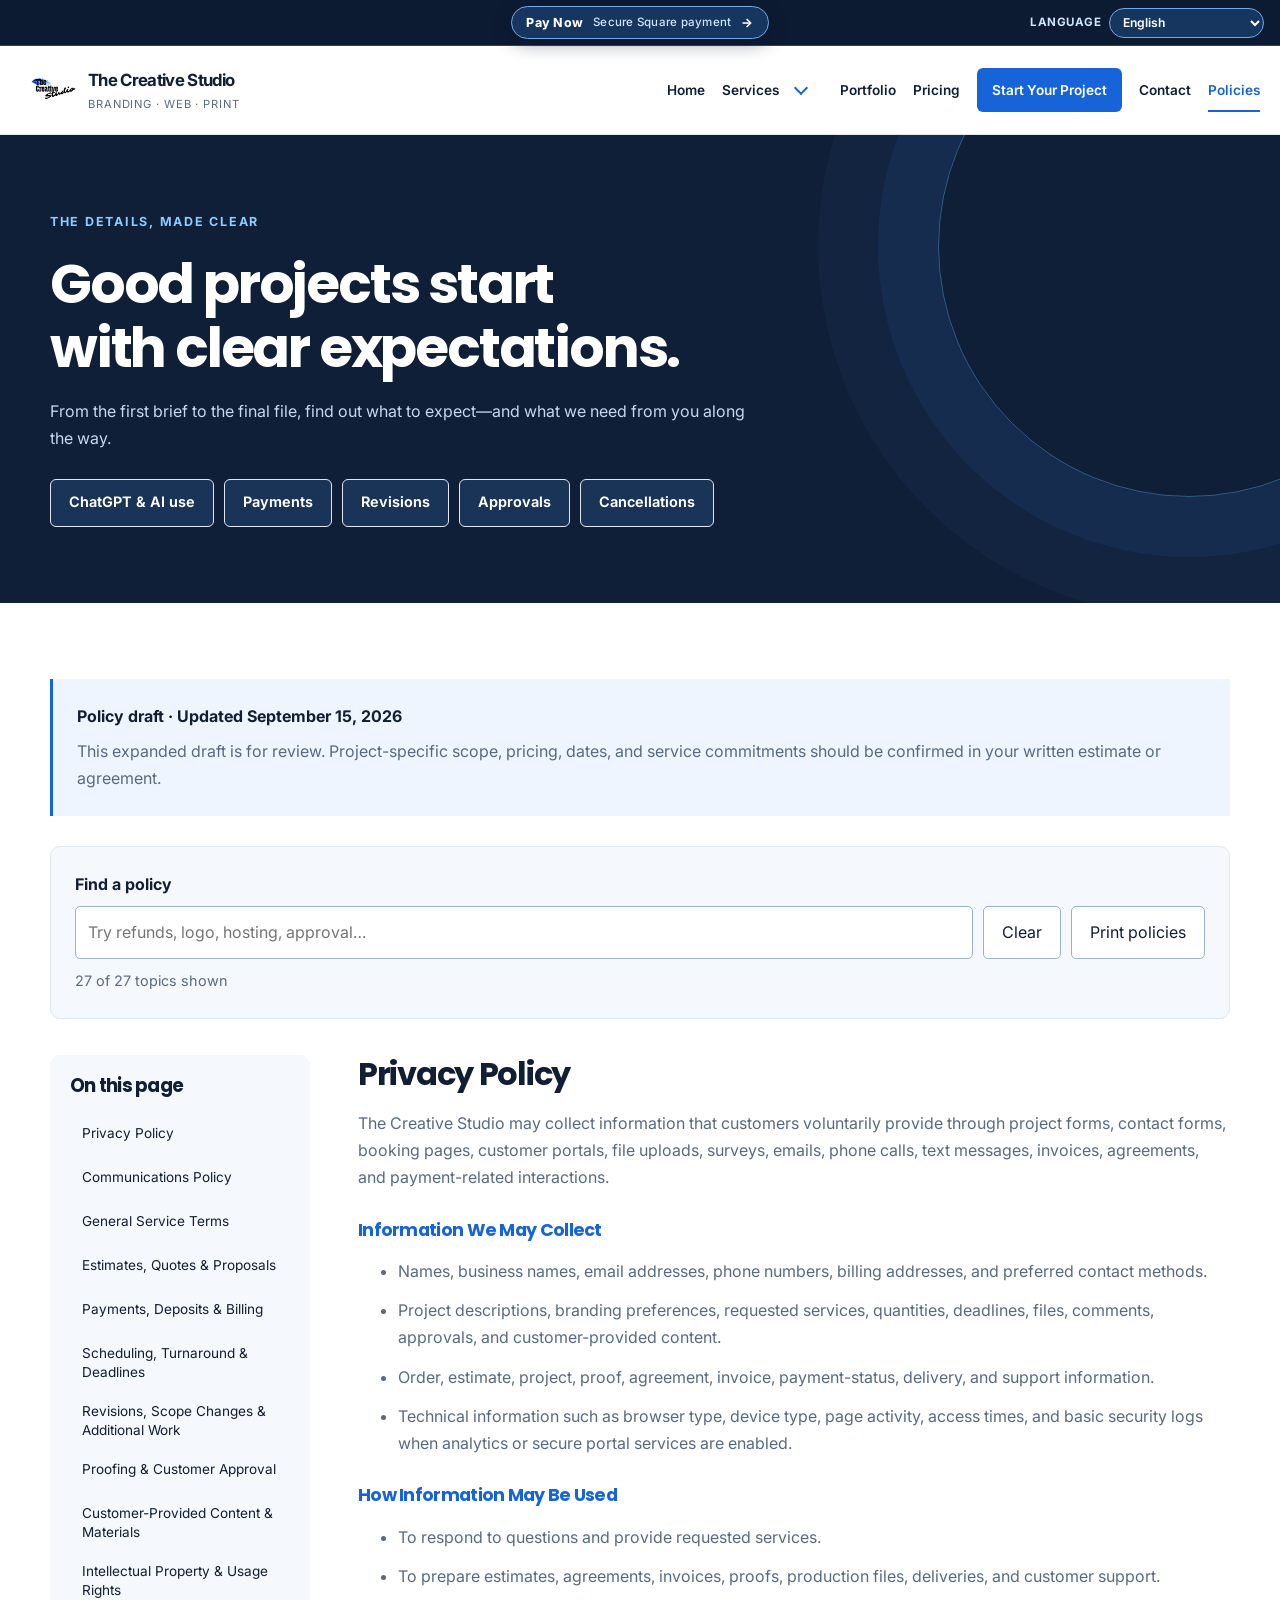
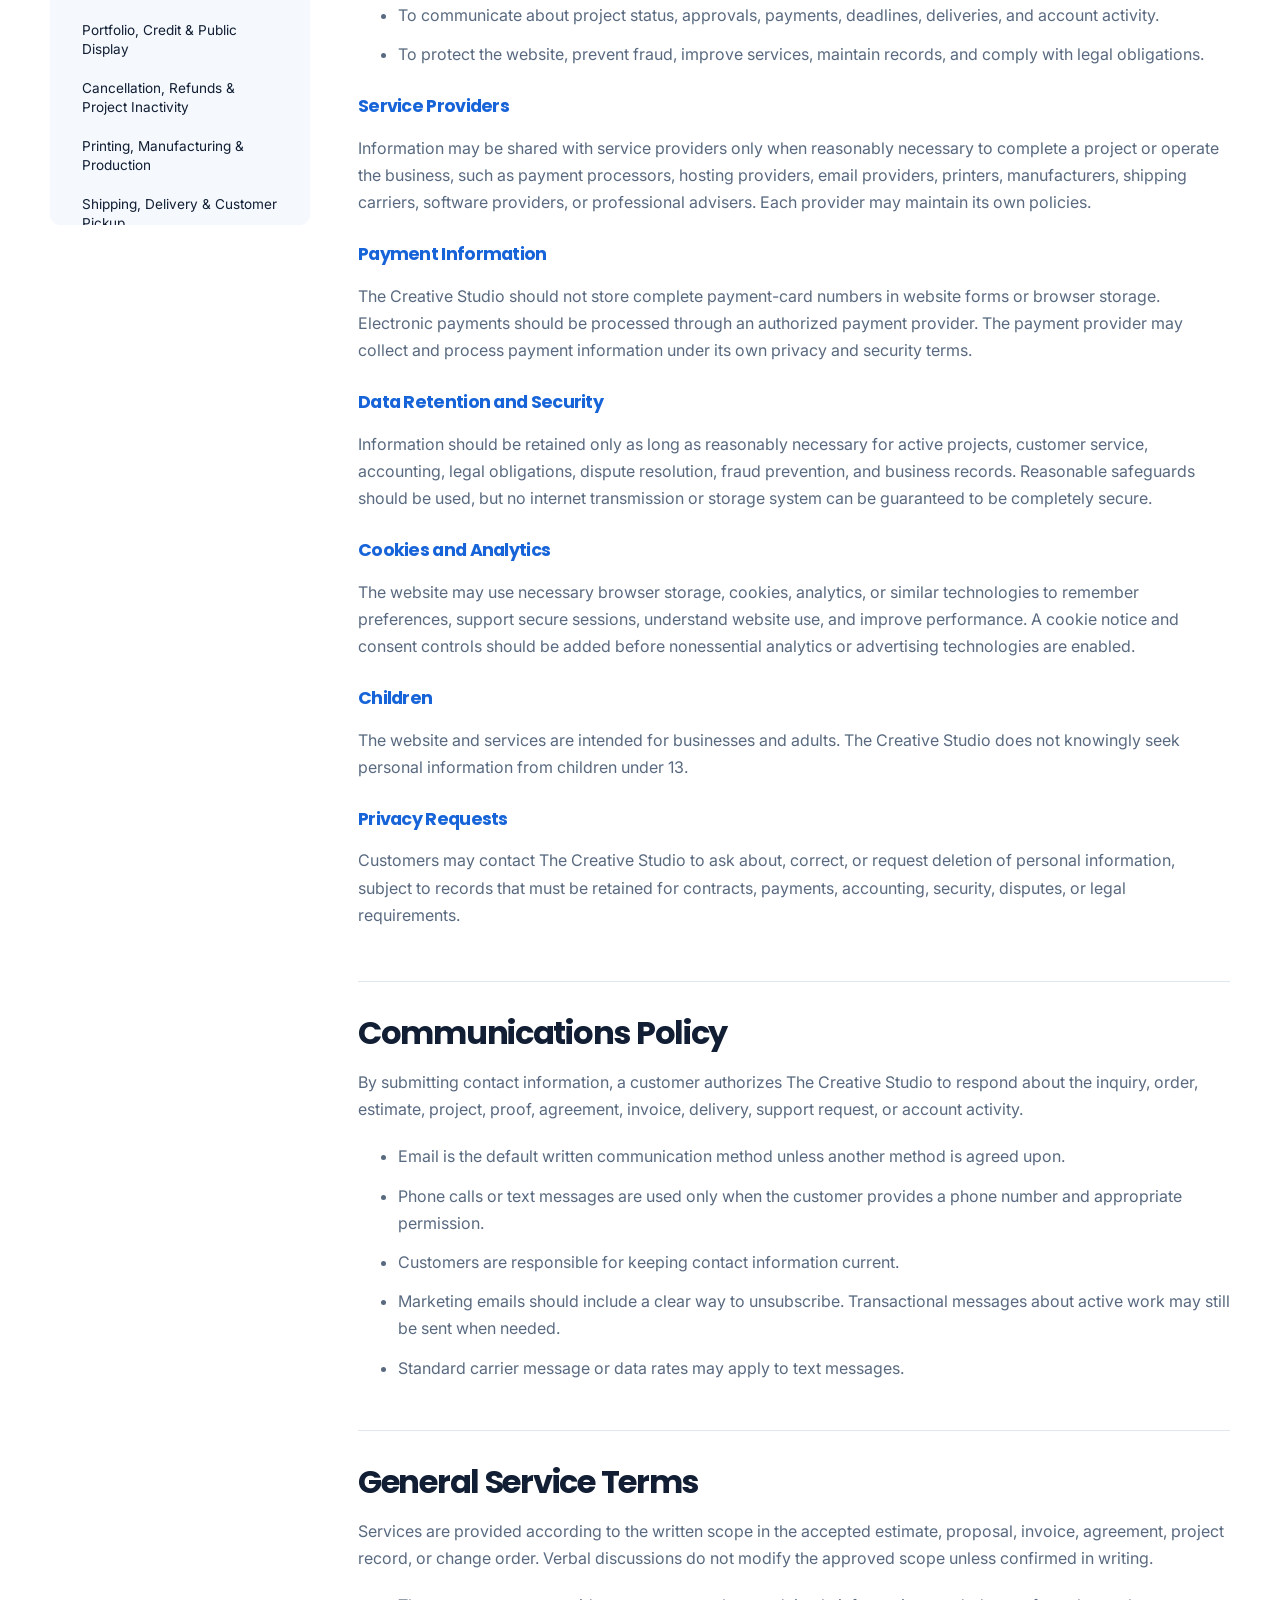
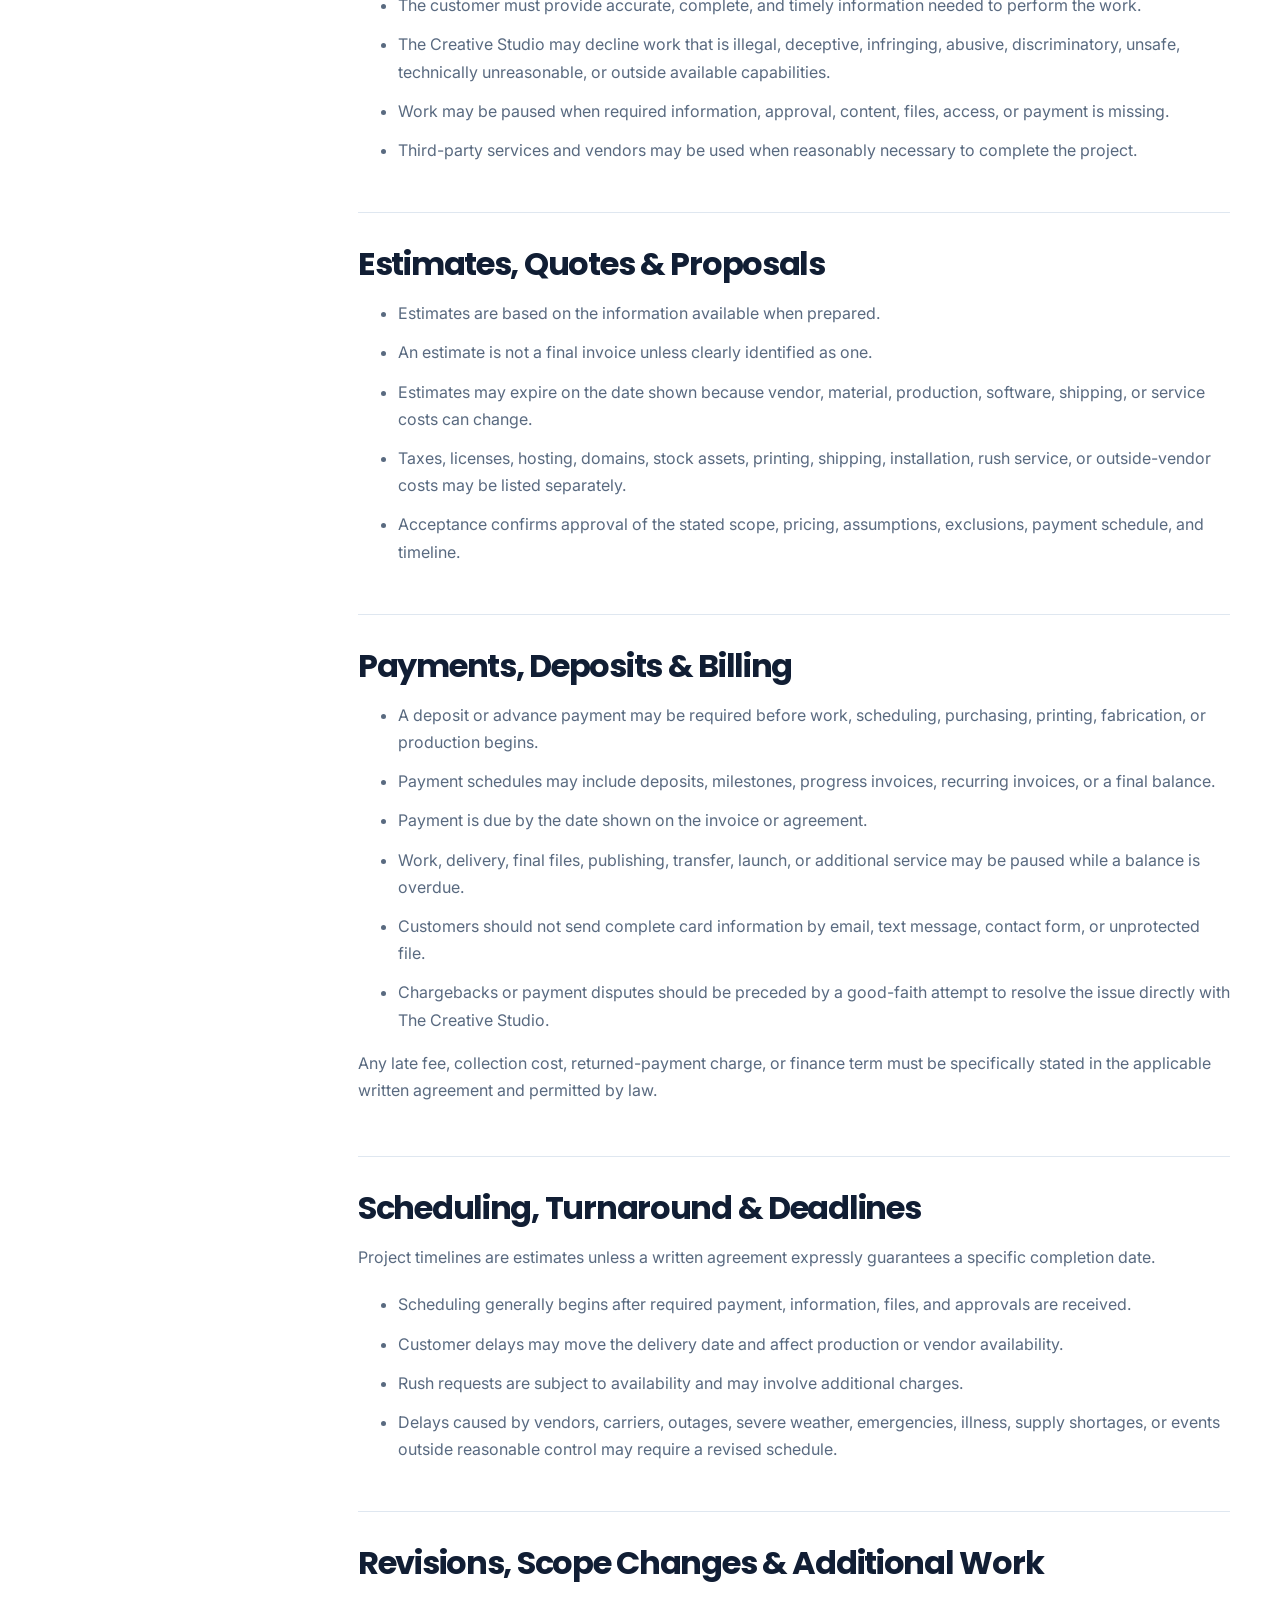
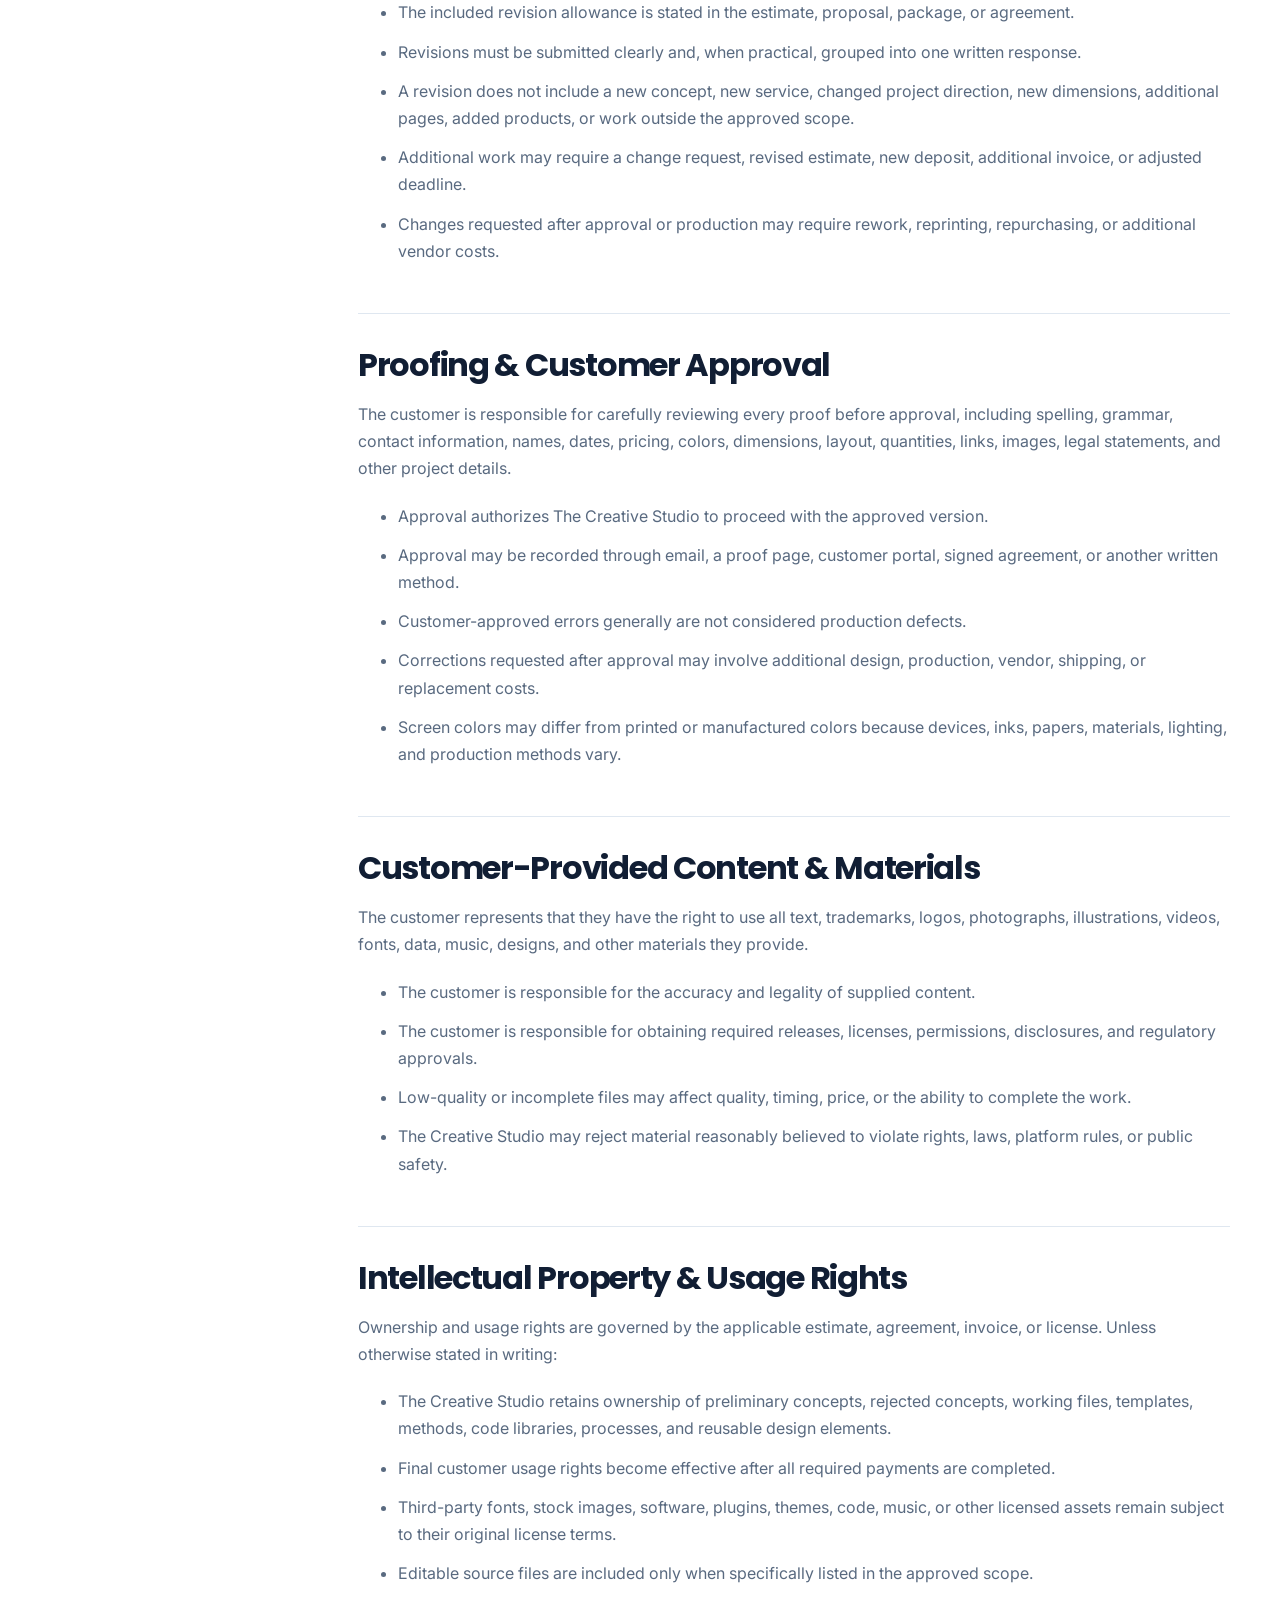
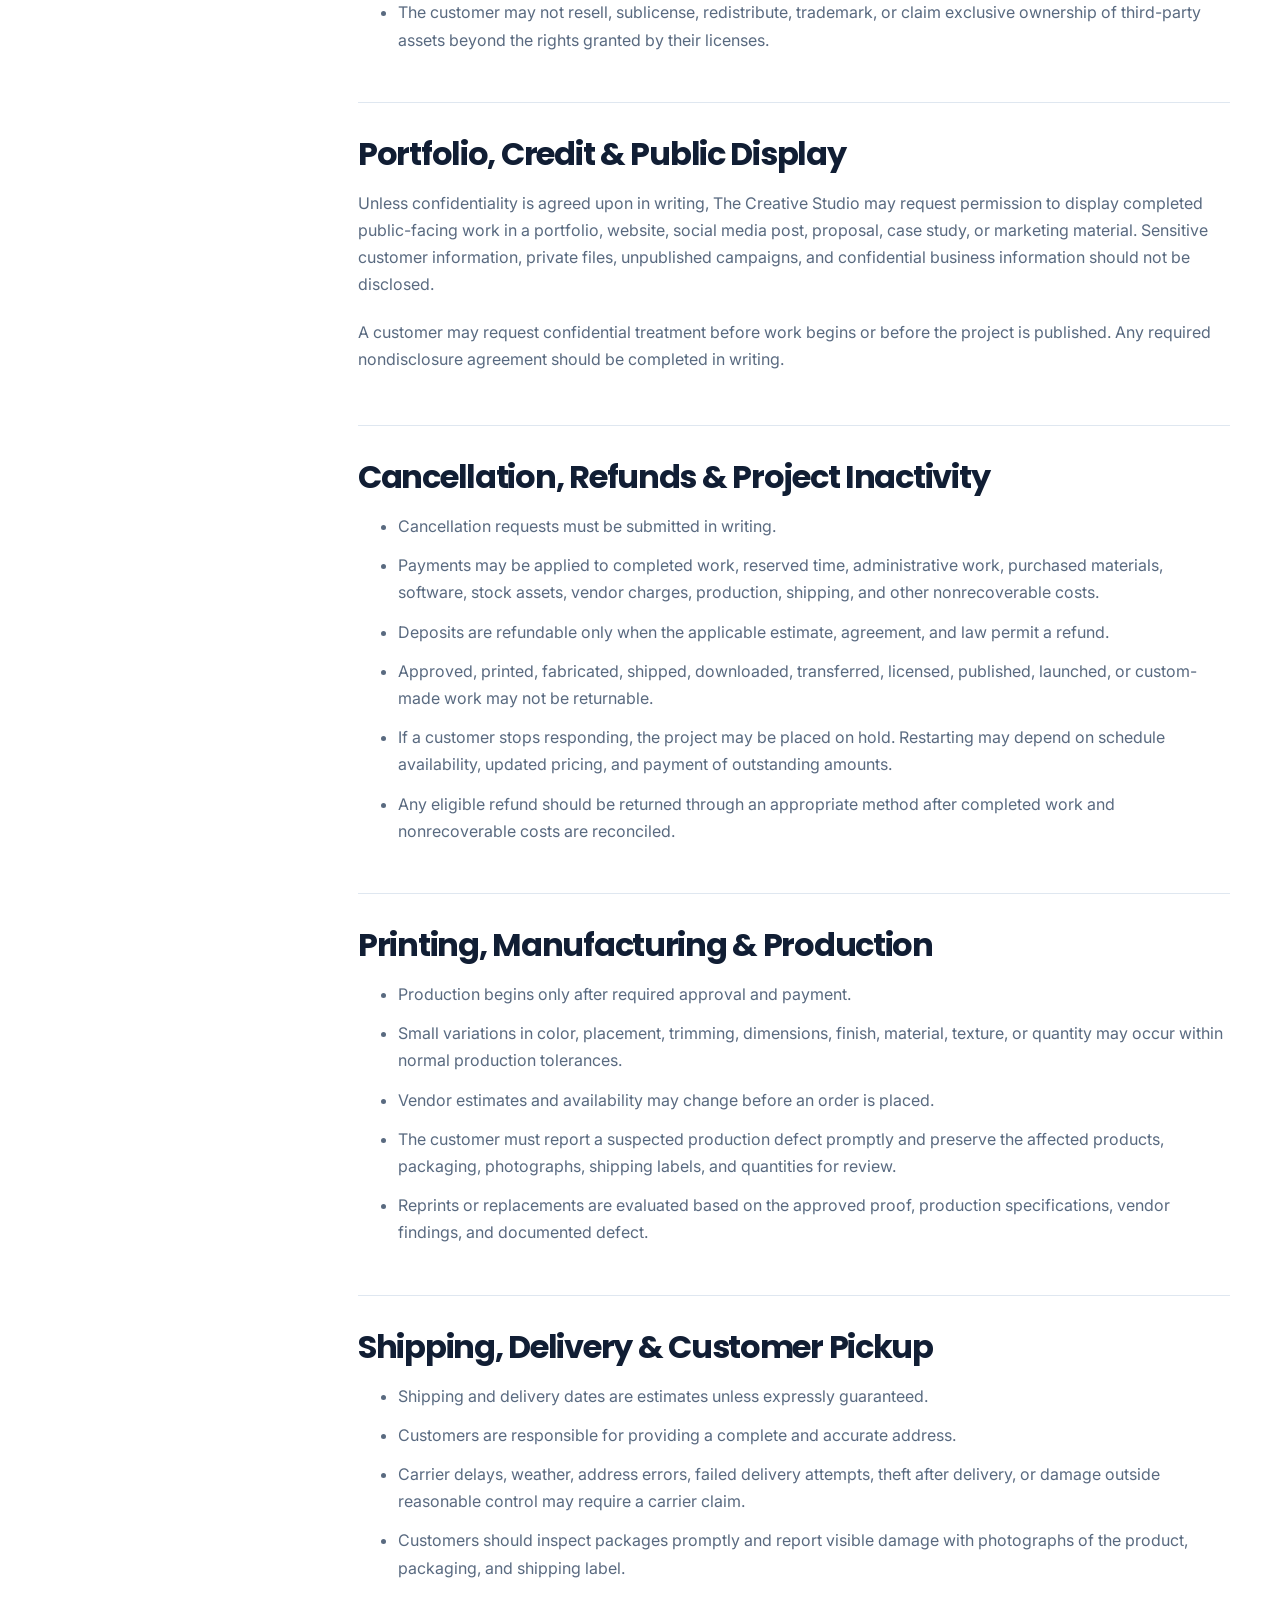
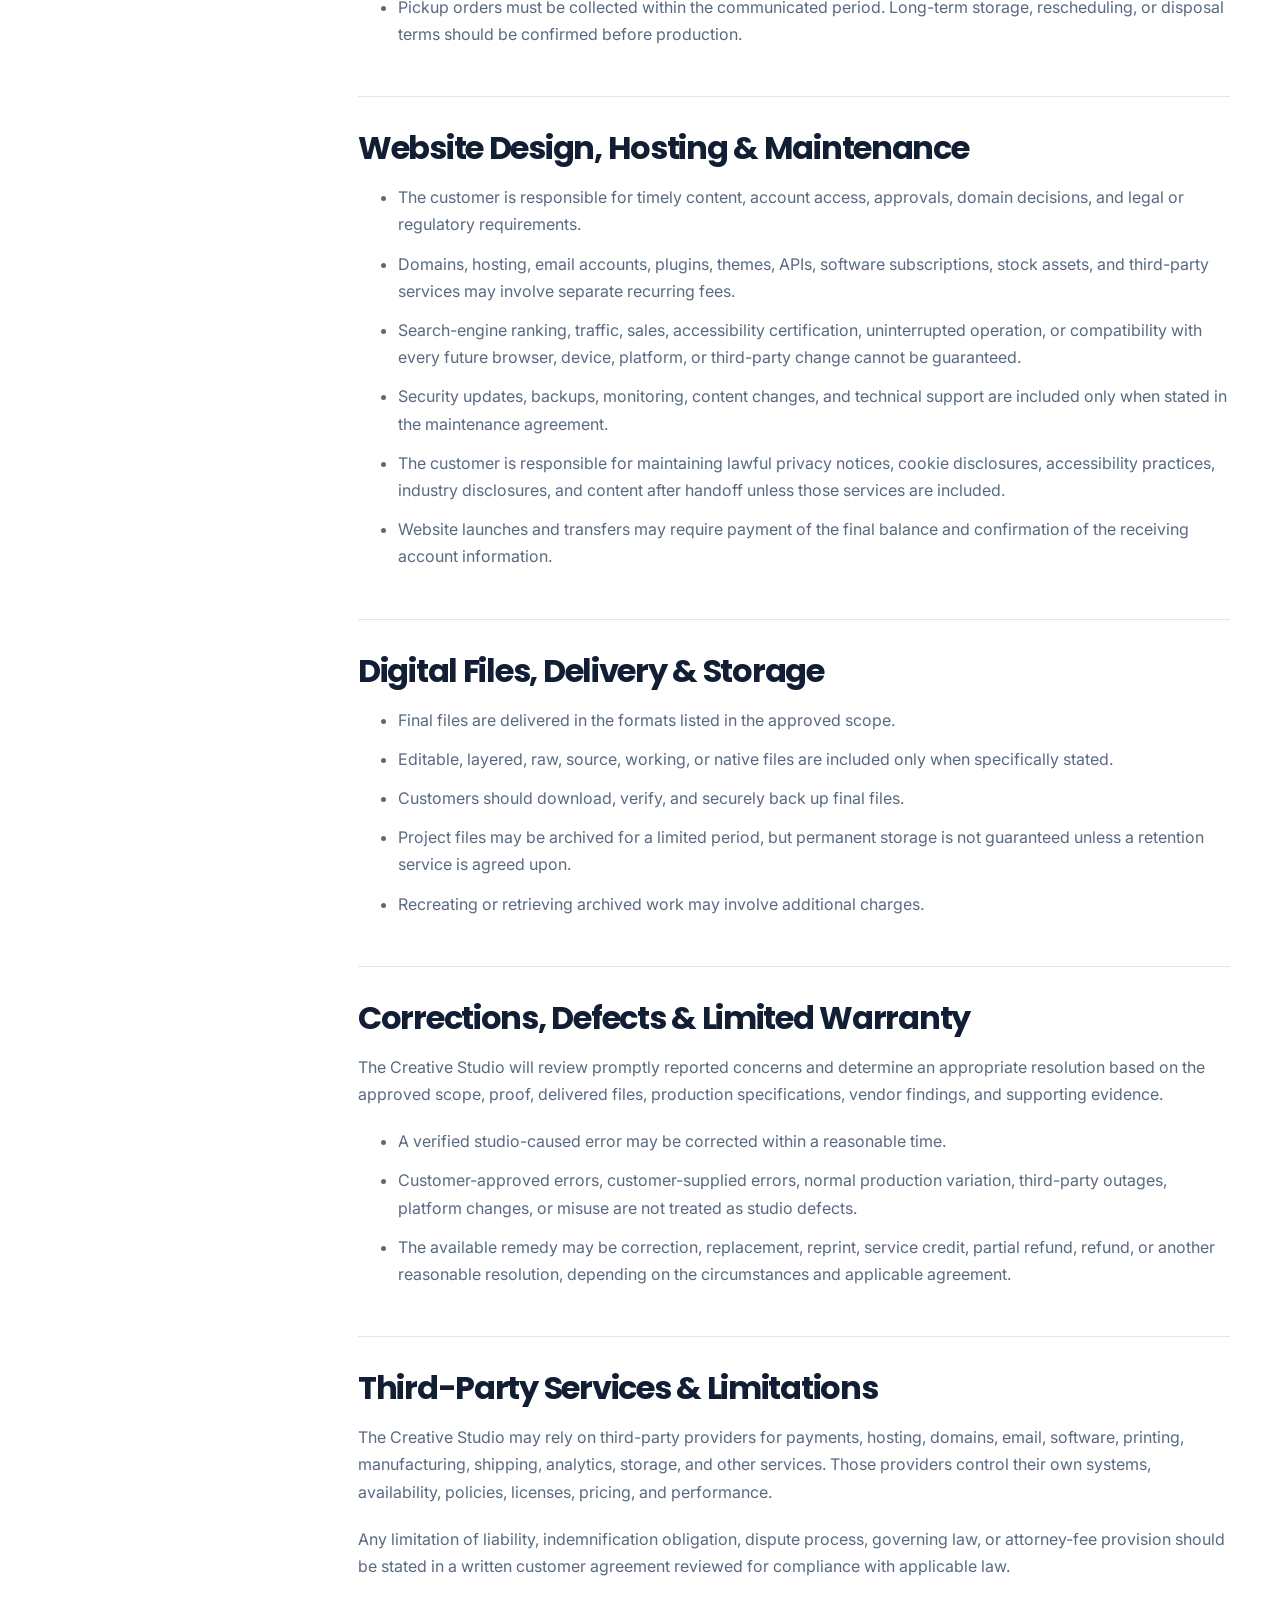
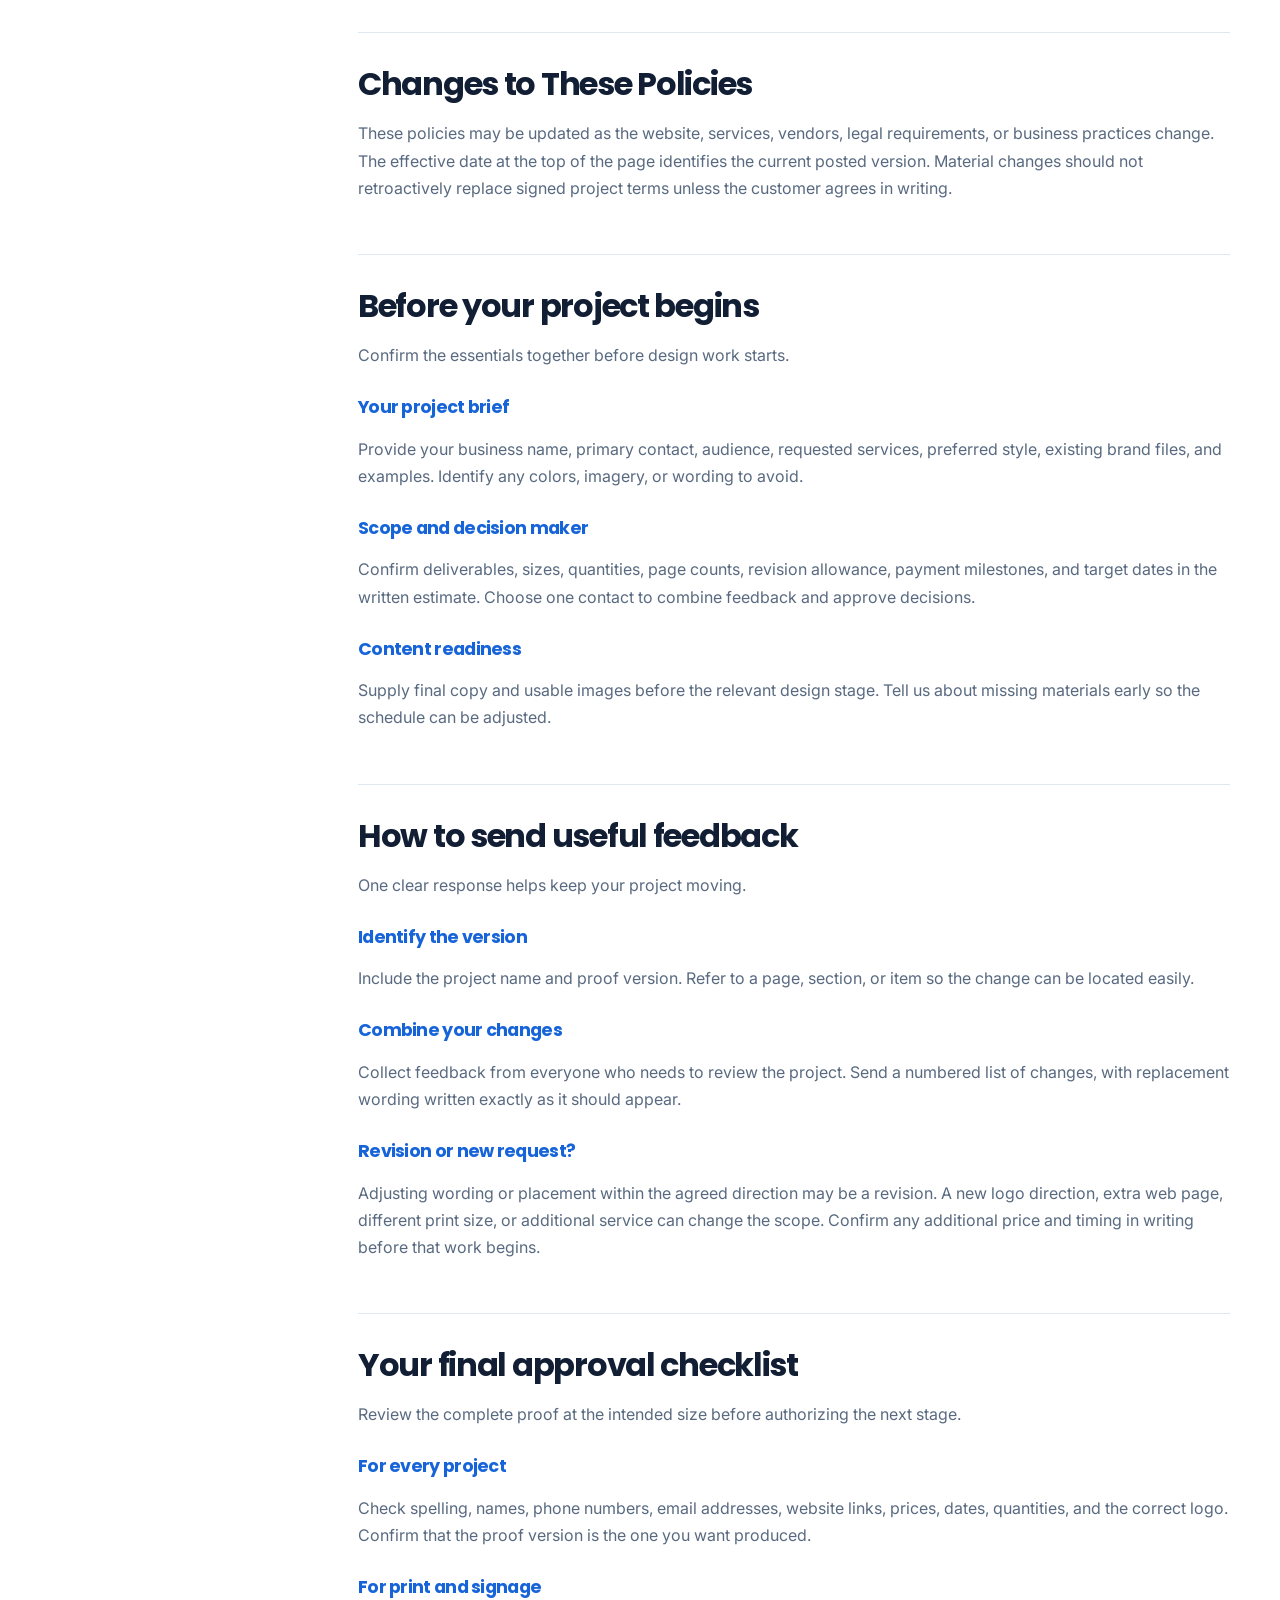
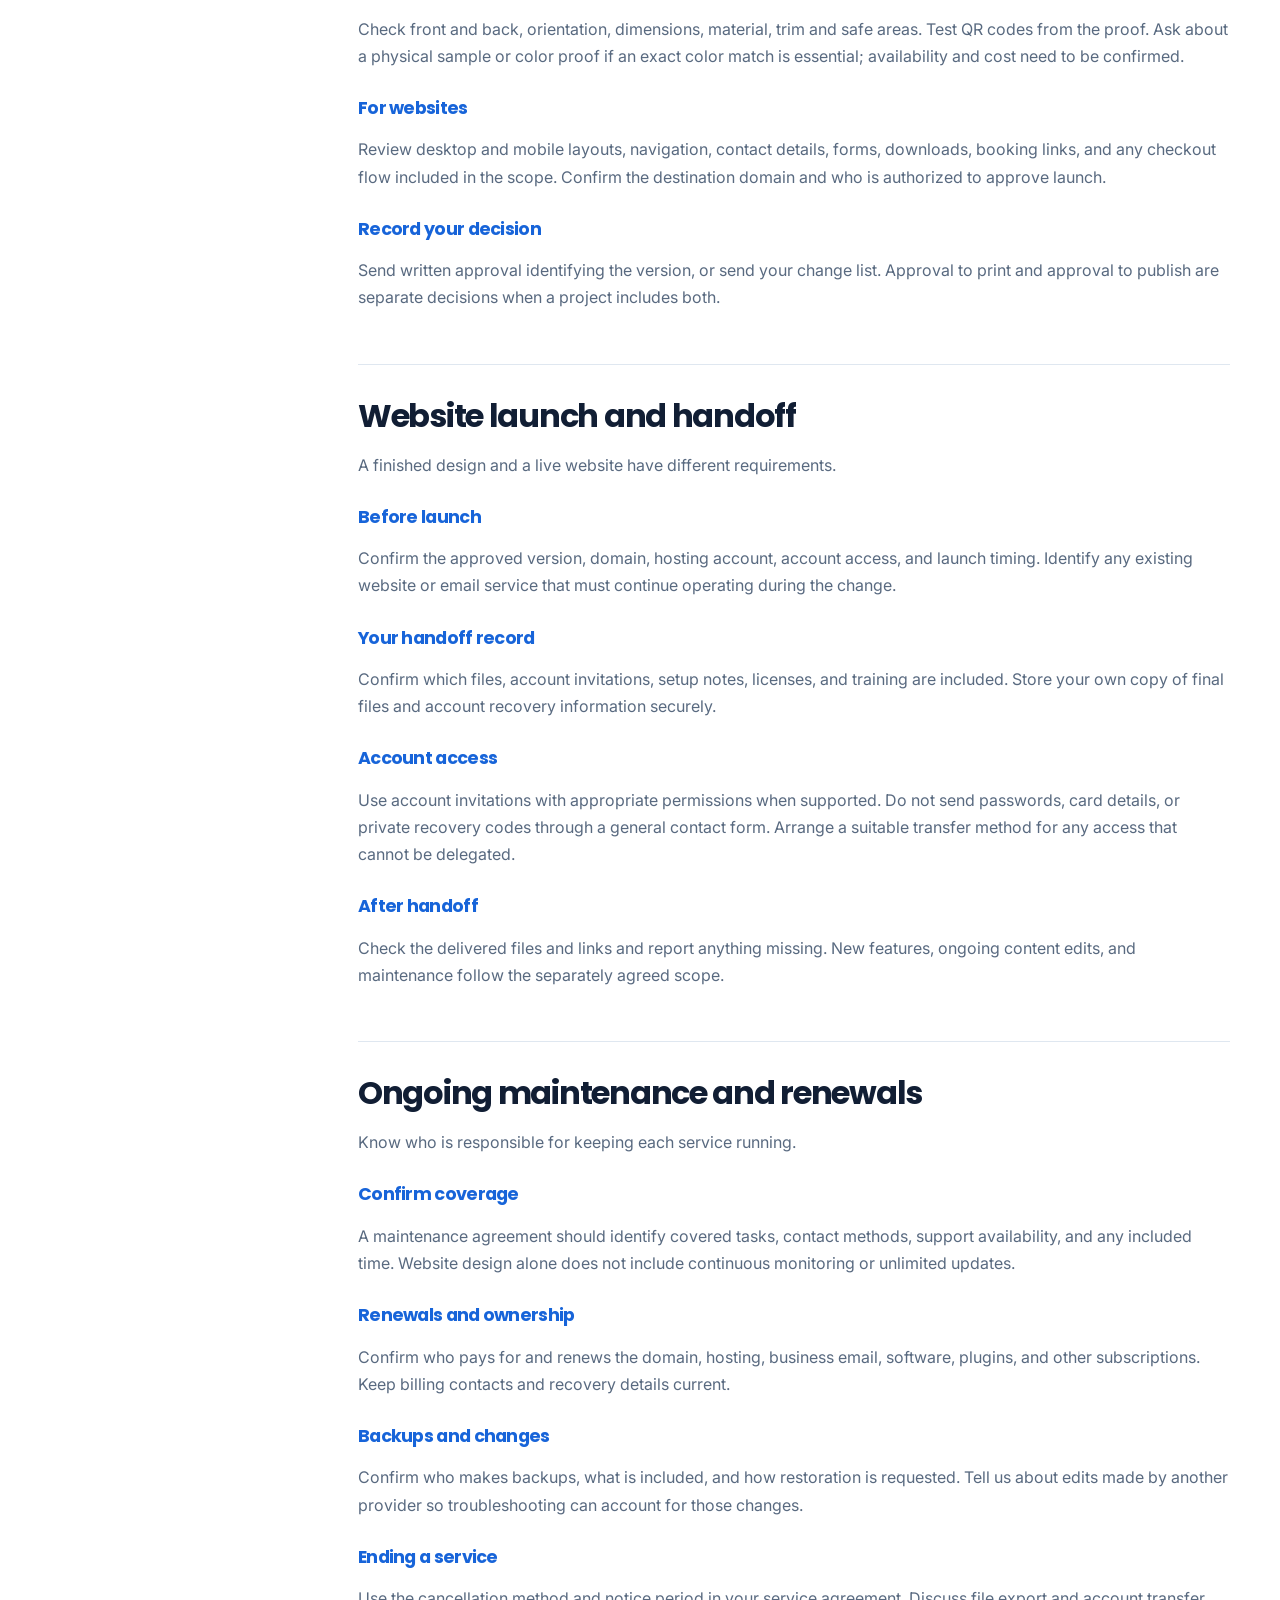
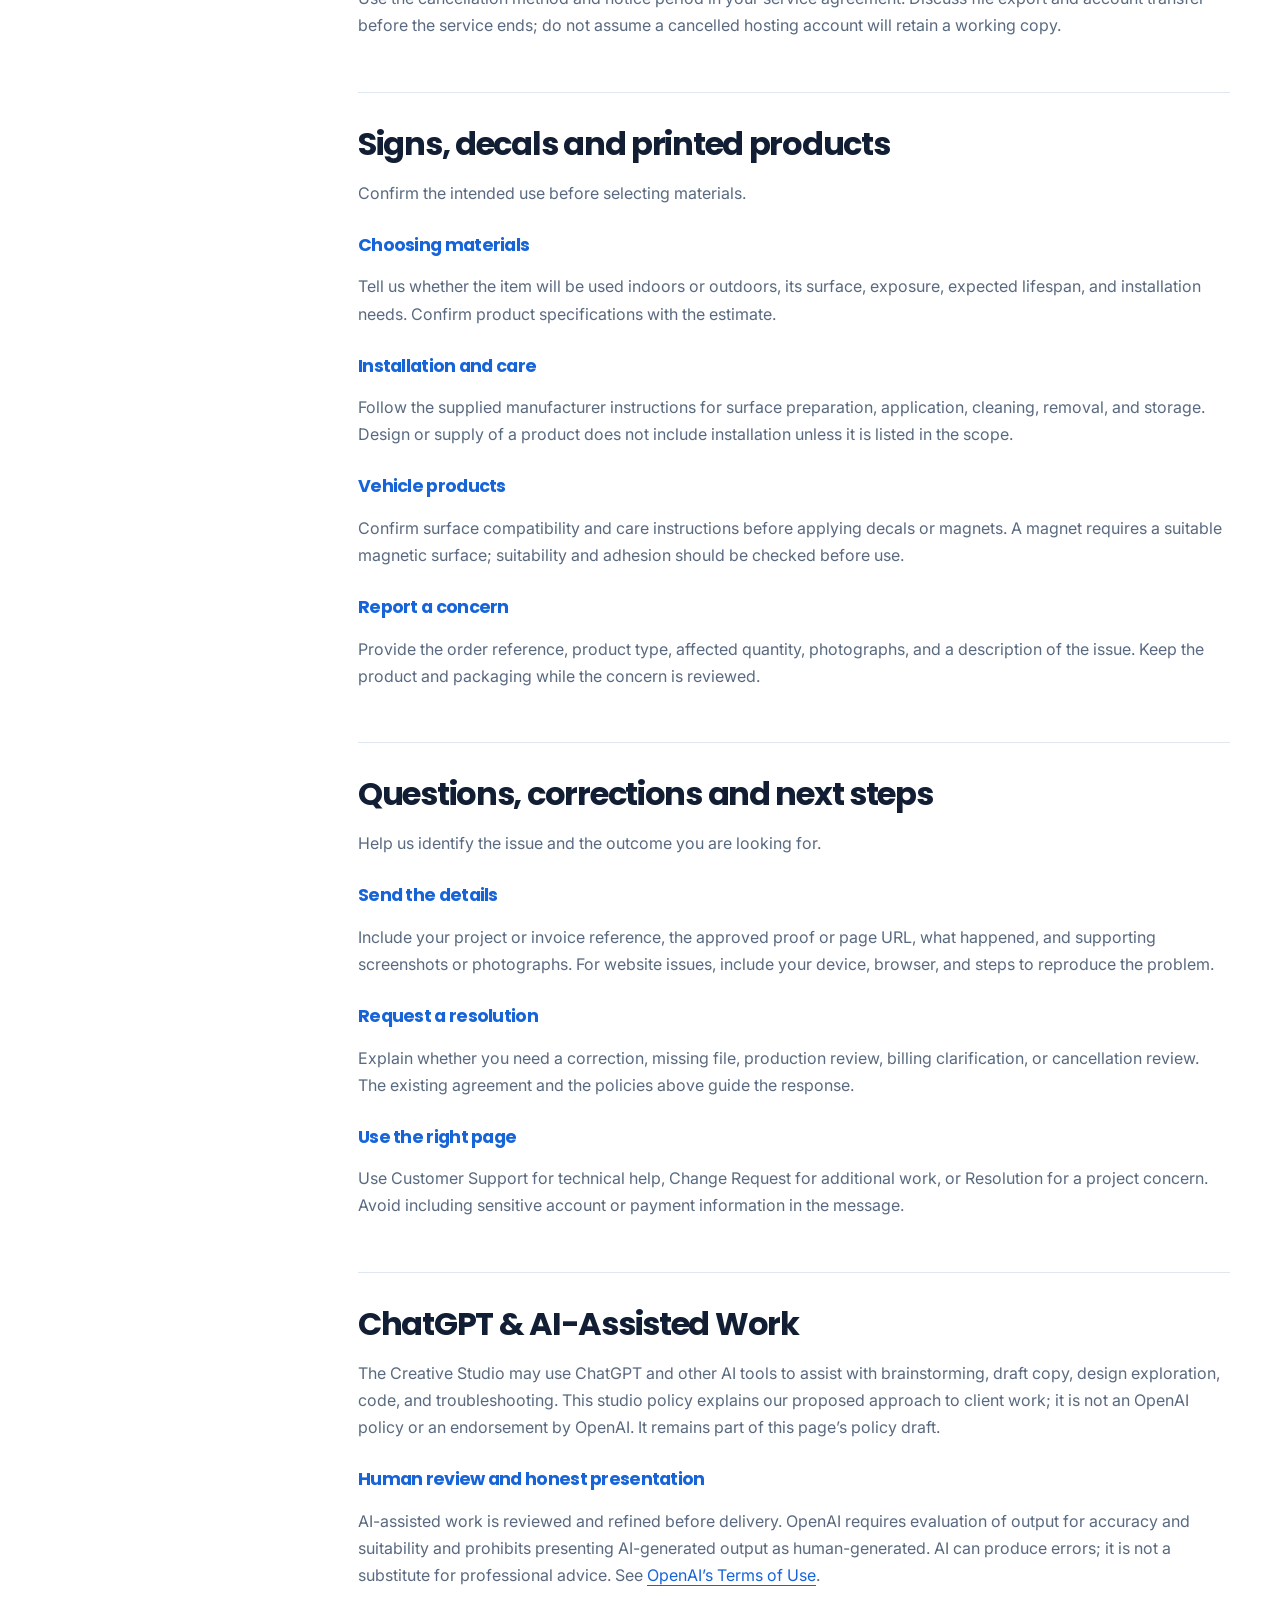
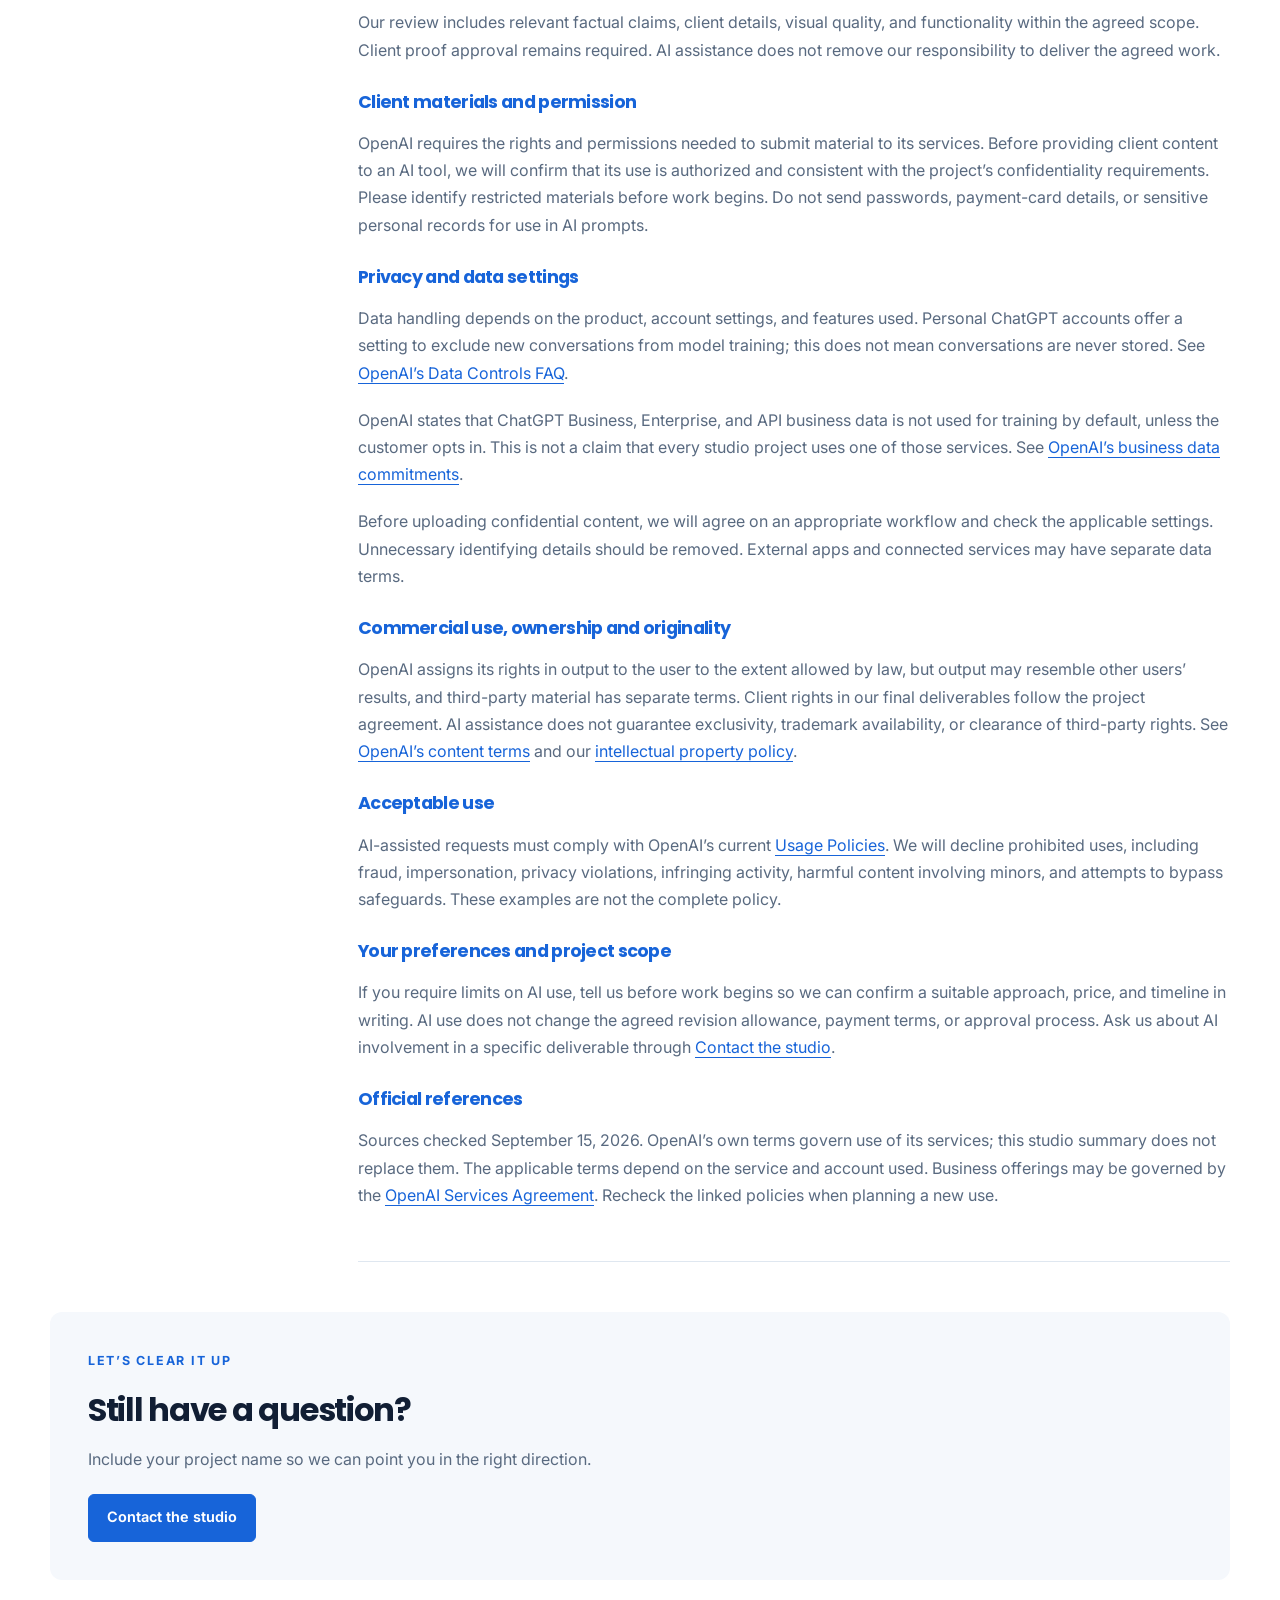
<file: policies.html>
<!DOCTYPE html>

<html lang="en"><head><meta charset="utf-8"/><meta content="width=device-width, initial-scale=1" name="viewport"/>
<!-- Early resource downloads; styles apply normally and scripts execute in order. -->
<link rel="preload" as="style" href="https://fonts.googleapis.com/css2?family=Inter:wght@300;400;500;600;700&amp;family=Poppins:wght@400;600;700;800&amp;display=swap"/>
<link rel="preload" as="style" href="CSS/site.css?v=29c79e805c43"/>
<link rel="preload" as="style" href="CSS/pages/policies.css?v=27ea217528fd"/>
<link rel="preload" as="script" href="JS/refinement.js?v=ea9358e19d00"/>
<link rel="preload" as="script" href="JS/policies.js?v=8aa3cf0a9053"/>








<title>Good projects start with clear expectations. | The Creative Studio</title><meta content="The Creative Studio customer resource for good projects start with clear expectations.. Contact the studio for help with your project." name="description"/><meta content="noindex, follow" name="robots"/><link href="https://www.the-creative-studio.com/policies.html" rel="canonical"/><meta content="website" property="og:type"/><meta content="Good projects start with clear expectations. | The Creative Studio" property="og:title"/><meta content="The Creative Studio customer resource for good projects start with clear expectations.. Contact the studio for help with your project." property="og:description"/><meta content="https://www.the-creative-studio.com/policies.html" property="og:url"/><meta content="The Creative Studio" property="og:site_name"/><meta content="https://www.the-creative-studio.com/logo.png" property="og:image"/><meta content="The Creative Studio logo" property="og:image:alt"/><meta content="summary" name="twitter:card"/><meta content="Good projects start with clear expectations. | The Creative Studio" name="twitter:title"/><meta content="The Creative Studio customer resource for good projects start with clear expectations.. Contact the studio for help with your project." name="twitter:description"/><meta content="https://www.the-creative-studio.com/logo.png" name="twitter:image"/><link href="assets/logo.webp" rel="icon" type="image/webp"/><script type="application/ld+json">{"@context": "https://schema.org", "@type": "WebPage", "name": "Good projects start with clear expectations. | The Creative Studio", "description": "The Creative Studio customer resource for good projects start with clear expectations.. Contact the studio for help with your project.", "url": "https://www.the-creative-studio.com/policies.html", "isPartOf": {"@id": "https://www.the-creative-studio.com/#website"}}</script><link href="https://fonts.googleapis.com/css2?family=Inter:wght@300;400;500;600;700&amp;family=Poppins:wght@400;600;700;800&amp;display=swap" rel="stylesheet"/><link href="CSS/site.css?v=29c79e805c43" rel="stylesheet"/><link href="CSS/pages/policies.css?v=27ea217528fd" rel="stylesheet"/>

<script defer src="JS/refinement.js?v=ea9358e19d00"></script>
<script defer src="JS/policies.js?v=8aa3cf0a9053"></script>
<link rel="preload" as="script" href="JS/language-toggle.js?v=1"/><script defer src="JS/language-toggle.js?v=1"></script>
<link rel="preload" as="script" href="JS/analytics.js?v=1"/><script defer src="JS/analytics.js?v=1"></script><link rel="preload" as="script" href="JS/analytics-config.js?v=1"/><script defer src="JS/analytics-config.js?v=1"></script><link rel="preload" as="script" href="JS/google-analytics.js?v=1"/><script defer src="JS/google-analytics.js?v=1"></script></head><body class="tcs-policies"><header class="tcs-header"><div class="tcs-pay-ribbon" role="region" aria-label="Secure payment"><a href="https://square.link/u/2D9QuZ8g" rel="noopener noreferrer" target="_blank"><span class="tcs-pay-label">Pay Now</span><span class="tcs-pay-note">Secure Square payment</span><span aria-hidden="true">→</span></a></div><nav aria-label="Main navigation" class="tcs-nav"><a class="tcs-brand" href="index.html"><img alt="The Creative Studio logo" decoding="async" height="64" loading="eager" src="assets/logo.webp" width="64"/><span><strong>The Creative Studio</strong><small>BRANDING · WEB · PRINT</small></span></a><button aria-controls="tcs-navigation" aria-expanded="false" class="tcs-menu" type="button">Menu</button><ul class="tcs-links" id="tcs-navigation"><li><a href="index.html">Home</a></li><li><a href="services.html">Services</a><ul aria-label="Design services" class="tcs-submenu"><li><a href="order.html?service=website">Website Design</a></li><li><a href="order.html?service=logo">Logo Design</a></li><li><a href="order.html?service=businesscards">Business Cards</a></li><li><a href="order.html?service=magnets">Vehicle Magnets</a></li><li><a href="order.html?service=yardsigns">Yard Signs</a></li><li><a href="order.html?service=yardbanners">Banners</a></li><li><a href="order.html?service=postcards">Postcards</a></li><li><a href="order.html?service=social">Social Media Graphics</a></li><li><a href="order.html?service=email">Email Banners</a></li></ul></li><li><a href="portfolio.html">Portfolio</a></li><li><a href="pricing.html">Pricing</a></li><li><a class="tcs-start tcs-project-shimmer" href="order.html">Start Your Project</a></li><li><a href="contact.html">Contact</a></li><li><a aria-current="page" href="policies.html">Policies</a></li></ul></nav></header><main><section id="policies-hero"><div class="container"><span class="tcs-kicker">THE DETAILS, MADE CLEAR</span><h1>Good projects start<br/>with clear expectations.</h1><p>From the first brief to the final file, find out what to expect—and what we need from you along the way.</p><div class="policy-quick"><a class="btn" href="#chatgpt-usage-policy">ChatGPT &amp; AI use</a><a class="btn" href="#payment-policy">Payments</a><a class="btn" href="#revision-policy">Revisions</a><a class="btn" href="#approval-checklist-policy">Approvals</a><a class="btn" href="#cancellation-policy">Cancellations</a></div></div></section><section id="policies-content"><div class="container"><div class="policy-notice"><strong>Policy draft · Updated September 15, 2026</strong><p>This expanded draft is for review. Project-specific scope, pricing, dates, and service commitments should be confirmed in your written estimate or agreement.</p></div><div class="policy-tools" hidden=""><label for="policy-search">Find a policy</label><div><input aria-controls="policy-sections" id="policy-search" placeholder="Try refunds, logo, hosting, approval…" type="search"/><button id="policy-clear" type="button">Clear</button><button id="policy-print" type="button">Print policies</button></div><p aria-live="polite" id="policy-results" role="status"></p></div><div class="policy-layout"><aside aria-label="Policy sections" class="policy-navigation"><h2>On this page</h2><ul><li><a href="#privacy-policy">Privacy Policy</a></li><li><a href="#communication-policy">Communications Policy</a></li><li><a href="#service-policy">General Service Terms</a></li><li><a href="#estimates-policy">Estimates, Quotes &amp; Proposals</a></li><li><a href="#payment-policy">Payments, Deposits &amp; Billing</a></li><li><a href="#scheduling-policy">Scheduling, Turnaround &amp; Deadlines</a></li><li><a href="#revision-policy">Revisions, Scope Changes &amp; Additional Work</a></li><li><a href="#proofing-policy">Proofing &amp; Customer Approval</a></li><li><a href="#content-policy">Customer-Provided Content &amp; Materials</a></li><li><a href="#intellectual-property-policy">Intellectual Property &amp; Usage Rights</a></li><li><a href="#portfolio-policy">Portfolio, Credit &amp; Public Display</a></li><li><a href="#cancellation-policy">Cancellation, Refunds &amp; Project Inactivity</a></li><li><a href="#production-policy">Printing, Manufacturing &amp; Production</a></li><li><a href="#shipping-policy">Shipping, Delivery &amp; Customer Pickup</a></li><li><a href="#website-policy">Website Design, Hosting &amp; Maintenance</a></li><li><a href="#file-policy">Digital Files, Delivery &amp; Storage</a></li><li><a href="#warranty-policy">Corrections, Defects &amp; Limited Warranty</a></li><li><a href="#limitation-policy">Third-Party Services &amp; Limitations</a></li><li><a href="#policy-changes">Changes to These Policies</a></li><li><a href="#project-start-policy">Before your project begins</a></li><li><a href="#feedback-policy">How to send useful feedback</a></li><li><a href="#approval-checklist-policy">Your final approval checklist</a></li><li><a href="#handoff-policy">Website launch and handoff</a></li><li><a href="#maintenance-policy">Ongoing maintenance and renewals</a></li><li><a href="#product-care-policy">Signs, decals and printed products</a></li><li><a href="#issue-resolution-policy">Questions, corrections and next steps</a></li><li><a href="#chatgpt-usage-policy">ChatGPT &amp; AI-Assisted Work</a></li></ul></aside><div class="policy-sections" id="policy-sections"><article class="policy-card" id="privacy-policy">
<h2>
         Privacy Policy
        </h2>
<p>
         The Creative Studio may collect information that customers
                        voluntarily provide through project forms, contact forms,
                        booking pages, customer portals, file uploads, surveys,
                        emails, phone calls, text messages, invoices, agreements,
                        and payment-related interactions.
        </p>
<h3>
         Information We May Collect
        </h3>
<ul>
<li>
          Names, business names, email addresses, phone numbers,
                            billing addresses, and preferred contact methods.
         </li>
<li>
          Project descriptions, branding preferences, requested
                            services, quantities, deadlines, files, comments, approvals,
                            and customer-provided content.
         </li>
<li>
          Order, estimate, project, proof, agreement, invoice,
                            payment-status, delivery, and support information.
         </li>
<li>
          Technical information such as browser type, device type,
                            page activity, access times, and basic security logs when
                            analytics or secure portal services are enabled.
         </li>
</ul>
<h3>
         How Information May Be Used
        </h3>
<ul>
<li>
          To respond to questions and provide requested services.
         </li>
<li>
          To prepare estimates, agreements, invoices, proofs,
                            production files, deliveries, and customer support.
         </li>
<li>
          To communicate about project status, approvals,
                            payments, deadlines, deliveries, and account activity.
         </li>
<li>
          To protect the website, prevent fraud, improve services,
                            maintain records, and comply with legal obligations.
         </li>
</ul>
<h3>
         Service Providers
        </h3>
<p>
         Information may be shared with service providers only when
                        reasonably necessary to complete a project or operate the business,
                        such as payment processors, hosting providers, email providers,
                        printers, manufacturers, shipping carriers, software providers,
                        or professional advisers. Each provider may maintain its own policies.
        </p>
<h3>
         Payment Information
        </h3>
<p>
         The Creative Studio should not store complete payment-card
                        numbers in website forms or browser storage. Electronic payments
                        should be processed through an authorized payment provider.
                        The payment provider may collect and process payment information
                        under its own privacy and security terms.
        </p>
<h3>
         Data Retention and Security
        </h3>
<p>
         Information should be retained only as long as reasonably
                        necessary for active projects, customer service, accounting,
                        legal obligations, dispute resolution, fraud prevention, and
                        business records. Reasonable safeguards should be used, but
                        no internet transmission or storage system can be guaranteed
                        to be completely secure.
        </p>
<h3>
         Cookies and Analytics
        </h3>
<p>
         The website may use necessary browser storage, cookies,
                        analytics, or similar technologies to remember preferences,
                        support secure sessions, understand website use, and improve
                        performance. A cookie notice and consent controls should be
                        added before nonessential analytics or advertising technologies
                        are enabled.
        </p>
<h3>
         Children
        </h3>
<p>
         The website and services are intended for businesses and adults.
                        The Creative Studio does not knowingly seek personal information
                        from children under 13.
        </p>
<h3>
         Privacy Requests
        </h3>
<p>
         Customers may contact The Creative Studio to ask about,
                        correct, or request deletion of personal information, subject
                        to records that must be retained for contracts, payments,
                        accounting, security, disputes, or legal requirements.
        </p>
</article><article class="policy-card" id="communication-policy">
<h2>
         Communications Policy
        </h2>
<p>
         By submitting contact information, a customer authorizes
                        The Creative Studio to respond about the inquiry, order,
                        estimate, project, proof, agreement, invoice, delivery,
                        support request, or account activity.
        </p>
<ul>
<li>
          Email is the default written communication method unless
                            another method is agreed upon.
         </li>
<li>
          Phone calls or text messages are used only when the customer
                            provides a phone number and appropriate permission.
         </li>
<li>
          Customers are responsible for keeping contact information current.
         </li>
<li>
          Marketing emails should include a clear way to unsubscribe.
                            Transactional messages about active work may still be sent when needed.
         </li>
<li>
          Standard carrier message or data rates may apply to text messages.
         </li>
</ul>
</article><article class="policy-card" id="service-policy">
<h2>
         General Service Terms
        </h2>
<p>
         Services are provided according to the written scope in the
                        accepted estimate, proposal, invoice, agreement, project record,
                        or change order. Verbal discussions do not modify the approved
                        scope unless confirmed in writing.
        </p>
<ul>
<li>
          The customer must provide accurate, complete, and timely
                            information needed to perform the work.
         </li>
<li>
          The Creative Studio may decline work that is illegal,
                            deceptive, infringing, abusive, discriminatory, unsafe,
                            technically unreasonable, or outside available capabilities.
         </li>
<li>
          Work may be paused when required information, approval,
                            content, files, access, or payment is missing.
         </li>
<li>
          Third-party services and vendors may be used when reasonably
                            necessary to complete the project.
         </li>
</ul>
</article><article class="policy-card" id="estimates-policy">
<h2>
         Estimates, Quotes &amp; Proposals
        </h2>
<ul>
<li>
          Estimates are based on the information available when prepared.
         </li>
<li>
          An estimate is not a final invoice unless clearly identified as one.
         </li>
<li>
          Estimates may expire on the date shown because vendor,
                            material, production, software, shipping, or service costs can change.
         </li>
<li>
          Taxes, licenses, hosting, domains, stock assets, printing,
                            shipping, installation, rush service, or outside-vendor costs
                            may be listed separately.
         </li>
<li>
          Acceptance confirms approval of the stated scope, pricing,
                            assumptions, exclusions, payment schedule, and timeline.
         </li>
</ul>
</article><article class="policy-card" id="payment-policy">
<h2>
         Payments, Deposits &amp; Billing
        </h2>
<ul>
<li>
          A deposit or advance payment may be required before work,
                            scheduling, purchasing, printing, fabrication, or production begins.
         </li>
<li>
          Payment schedules may include deposits, milestones,
                            progress invoices, recurring invoices, or a final balance.
         </li>
<li>
          Payment is due by the date shown on the invoice or agreement.
         </li>
<li>
          Work, delivery, final files, publishing, transfer, launch,
                            or additional service may be paused while a balance is overdue.
         </li>
<li>
          Customers should not send complete card information by
                            email, text message, contact form, or unprotected file.
         </li>
<li>
          Chargebacks or payment disputes should be preceded by a
                            good-faith attempt to resolve the issue directly with The Creative Studio.
         </li>
</ul>
<p>
         Any late fee, collection cost, returned-payment charge, or
                        finance term must be specifically stated in the applicable
                        written agreement and permitted by law.
        </p>
</article><article class="policy-card" id="scheduling-policy">
<h2>
         Scheduling, Turnaround &amp; Deadlines
        </h2>
<p>
         Project timelines are estimates unless a written agreement
                        expressly guarantees a specific completion date.
        </p>
<ul>
<li>
          Scheduling generally begins after required payment,
                            information, files, and approvals are received.
         </li>
<li>
          Customer delays may move the delivery date and affect
                            production or vendor availability.
         </li>
<li>
          Rush requests are subject to availability and may involve
                            additional charges.
         </li>
<li>
          Delays caused by vendors, carriers, outages, severe weather,
                            emergencies, illness, supply shortages, or events outside
                            reasonable control may require a revised schedule.
         </li>
</ul>
</article><article class="policy-card" id="revision-policy">
<h2>
         Revisions, Scope Changes &amp; Additional Work
        </h2>
<ul>
<li>
          The included revision allowance is stated in the estimate,
                            proposal, package, or agreement.
         </li>
<li>
          Revisions must be submitted clearly and, when practical,
                            grouped into one written response.
         </li>
<li>
          A revision does not include a new concept, new service,
                            changed project direction, new dimensions, additional pages,
                            added products, or work outside the approved scope.
         </li>
<li>
          Additional work may require a change request, revised estimate,
                            new deposit, additional invoice, or adjusted deadline.
         </li>
<li>
          Changes requested after approval or production may require
                            rework, reprinting, repurchasing, or additional vendor costs.
         </li>
</ul>
</article><article class="policy-card" id="proofing-policy">
<h2>
         Proofing &amp; Customer Approval
        </h2>
<p>
         The customer is responsible for carefully reviewing every proof
                        before approval, including spelling, grammar, contact information,
                        names, dates, pricing, colors, dimensions, layout, quantities,
                        links, images, legal statements, and other project details.
        </p>
<ul>
<li>
          Approval authorizes The Creative Studio to proceed with
                            the approved version.
         </li>
<li>
          Approval may be recorded through email, a proof page,
                            customer portal, signed agreement, or another written method.
         </li>
<li>
          Customer-approved errors generally are not considered
                            production defects.
         </li>
<li>
          Corrections requested after approval may involve additional
                            design, production, vendor, shipping, or replacement costs.
         </li>
<li>
          Screen colors may differ from printed or manufactured colors
                            because devices, inks, papers, materials, lighting, and production
                            methods vary.
         </li>
</ul>
</article><article class="policy-card" id="content-policy">
<h2>
         Customer-Provided Content &amp; Materials
        </h2>
<p>
         The customer represents that they have the right to use all
                        text, trademarks, logos, photographs, illustrations, videos,
                        fonts, data, music, designs, and other materials they provide.
        </p>
<ul>
<li>
          The customer is responsible for the accuracy and legality
                            of supplied content.
         </li>
<li>
          The customer is responsible for obtaining required releases,
                            licenses, permissions, disclosures, and regulatory approvals.
         </li>
<li>
          Low-quality or incomplete files may affect quality, timing,
                            price, or the ability to complete the work.
         </li>
<li>
          The Creative Studio may reject material reasonably believed
                            to violate rights, laws, platform rules, or public safety.
         </li>
</ul>
</article><article class="policy-card" id="intellectual-property-policy">
<h2>
         Intellectual Property &amp; Usage Rights
        </h2>
<p>
         Ownership and usage rights are governed by the applicable
                        estimate, agreement, invoice, or license. Unless otherwise
                        stated in writing:
        </p>
<ul>
<li>
          The Creative Studio retains ownership of preliminary concepts,
                            rejected concepts, working files, templates, methods, code
                            libraries, processes, and reusable design elements.
         </li>
<li>
          Final customer usage rights become effective after all
                            required payments are completed.
         </li>
<li>
          Third-party fonts, stock images, software, plugins, themes,
                            code, music, or other licensed assets remain subject to
                            their original license terms.
         </li>
<li>
          Editable source files are included only when specifically
                            listed in the approved scope.
         </li>
<li>
          The customer may not resell, sublicense, redistribute,
                            trademark, or claim exclusive ownership of third-party assets
                            beyond the rights granted by their licenses.
         </li>
</ul>
</article><article class="policy-card" id="portfolio-policy">
<h2>
         Portfolio, Credit &amp; Public Display
        </h2>
<p>
         Unless confidentiality is agreed upon in writing, The Creative Studio
                        may request permission to display completed public-facing work in a
                        portfolio, website, social media post, proposal, case study, or marketing
                        material. Sensitive customer information, private files, unpublished
                        campaigns, and confidential business information should not be disclosed.
        </p>
<p>
         A customer may request confidential treatment before work begins
                        or before the project is published. Any required nondisclosure
                        agreement should be completed in writing.
        </p>
</article><article class="policy-card" id="cancellation-policy">
<h2>
         Cancellation, Refunds &amp; Project Inactivity
        </h2>
<ul>
<li>
          Cancellation requests must be submitted in writing.
         </li>
<li>
          Payments may be applied to completed work, reserved time,
                            administrative work, purchased materials, software, stock assets,
                            vendor charges, production, shipping, and other nonrecoverable costs.
         </li>
<li>
          Deposits are refundable only when the applicable estimate,
                            agreement, and law permit a refund.
         </li>
<li>
          Approved, printed, fabricated, shipped, downloaded, transferred,
                            licensed, published, launched, or custom-made work may not be returnable.
         </li>
<li>
          If a customer stops responding, the project may be placed on hold.
                            Restarting may depend on schedule availability, updated pricing,
                            and payment of outstanding amounts.
         </li>
<li>
          Any eligible refund should be returned through an appropriate
                            method after completed work and nonrecoverable costs are reconciled.
         </li>
</ul>
</article><article class="policy-card" id="production-policy">
<h2>
         Printing, Manufacturing &amp; Production
        </h2>
<ul>
<li>
          Production begins only after required approval and payment.
         </li>
<li>
          Small variations in color, placement, trimming, dimensions,
                            finish, material, texture, or quantity may occur within normal
                            production tolerances.
         </li>
<li>
          Vendor estimates and availability may change before an order
                            is placed.
         </li>
<li>
          The customer must report a suspected production defect promptly
                            and preserve the affected products, packaging, photographs,
                            shipping labels, and quantities for review.
         </li>
<li>
          Reprints or replacements are evaluated based on the approved
                            proof, production specifications, vendor findings, and documented defect.
         </li>
</ul>
</article><article class="policy-card" id="shipping-policy">
<h2>
         Shipping, Delivery &amp; Customer Pickup
        </h2>
<ul>
<li>
          Shipping and delivery dates are estimates unless expressly guaranteed.
         </li>
<li>
          Customers are responsible for providing a complete and accurate address.
         </li>
<li>
          Carrier delays, weather, address errors, failed delivery attempts,
                            theft after delivery, or damage outside reasonable control may require
                            a carrier claim.
         </li>
<li>
          Customers should inspect packages promptly and report visible damage
                            with photographs of the product, packaging, and shipping label.
         </li>
<li>
          Pickup orders must be collected within the communicated period.
                            Long-term storage, rescheduling, or disposal terms should be confirmed
                            before production.
         </li>
</ul>
</article><article class="policy-card" id="website-policy">
<h2>
         Website Design, Hosting &amp; Maintenance
        </h2>
<ul>
<li>
          The customer is responsible for timely content, account access,
                            approvals, domain decisions, and legal or regulatory requirements.
         </li>
<li>
          Domains, hosting, email accounts, plugins, themes, APIs,
                            software subscriptions, stock assets, and third-party services
                            may involve separate recurring fees.
         </li>
<li>
          Search-engine ranking, traffic, sales, accessibility certification,
                            uninterrupted operation, or compatibility with every future browser,
                            device, platform, or third-party change cannot be guaranteed.
         </li>
<li>
          Security updates, backups, monitoring, content changes, and technical
                            support are included only when stated in the maintenance agreement.
         </li>
<li>
          The customer is responsible for maintaining lawful privacy notices,
                            cookie disclosures, accessibility practices, industry disclosures,
                            and content after handoff unless those services are included.
         </li>
<li>
          Website launches and transfers may require payment of the final balance
                            and confirmation of the receiving account information.
         </li>
</ul>
</article><article class="policy-card" id="file-policy">
<h2>
         Digital Files, Delivery &amp; Storage
        </h2>
<ul>
<li>
          Final files are delivered in the formats listed in the approved scope.
         </li>
<li>
          Editable, layered, raw, source, working, or native files are included
                            only when specifically stated.
         </li>
<li>
          Customers should download, verify, and securely back up final files.
         </li>
<li>
          Project files may be archived for a limited period, but permanent
                            storage is not guaranteed unless a retention service is agreed upon.
         </li>
<li>
          Recreating or retrieving archived work may involve additional charges.
         </li>
</ul>
</article><article class="policy-card" id="warranty-policy">
<h2>
         Corrections, Defects &amp; Limited Warranty
        </h2>
<p>
         The Creative Studio will review promptly reported concerns and determine
                        an appropriate resolution based on the approved scope, proof, delivered
                        files, production specifications, vendor findings, and supporting evidence.
        </p>
<ul>
<li>
          A verified studio-caused error may be corrected within a reasonable time.
         </li>
<li>
          Customer-approved errors, customer-supplied errors, normal production
                            variation, third-party outages, platform changes, or misuse are not
                            treated as studio defects.
         </li>
<li>
          The available remedy may be correction, replacement, reprint,
                            service credit, partial refund, refund, or another reasonable resolution,
                            depending on the circumstances and applicable agreement.
         </li>
</ul>
</article><article class="policy-card" id="limitation-policy">
<h2>
         Third-Party Services &amp; Limitations
        </h2>
<p>
         The Creative Studio may rely on third-party providers for payments,
                        hosting, domains, email, software, printing, manufacturing, shipping,
                        analytics, storage, and other services. Those providers control their
                        own systems, availability, policies, licenses, pricing, and performance.
        </p>
<p>
         Any limitation of liability, indemnification obligation, dispute process,
                        governing law, or attorney-fee provision should be stated in a written
                        customer agreement reviewed for compliance with applicable law.
        </p>
</article><article class="policy-card" id="policy-changes">
<h2>
         Changes to These Policies
        </h2>
<p>
         These policies may be updated as the website, services, vendors,
                        legal requirements, or business practices change. The effective date
                        at the top of the page identifies the current posted version.
                        Material changes should not retroactively replace signed project terms
                        unless the customer agrees in writing.
        </p>
</article><article class="policy-card" id="project-start-policy"><h2>Before your project begins</h2><p>Confirm the essentials together before design work starts.</p><h3>Your project brief</h3><p>Provide your business name, primary contact, audience, requested services, preferred style, existing brand files, and examples. Identify any colors, imagery, or wording to avoid.</p><h3>Scope and decision maker</h3><p>Confirm deliverables, sizes, quantities, page counts, revision allowance, payment milestones, and target dates in the written estimate. Choose one contact to combine feedback and approve decisions.</p><h3>Content readiness</h3><p>Supply final copy and usable images before the relevant design stage. Tell us about missing materials early so the schedule can be adjusted.</p></article><article class="policy-card" id="feedback-policy"><h2>How to send useful feedback</h2><p>One clear response helps keep your project moving.</p><h3>Identify the version</h3><p>Include the project name and proof version. Refer to a page, section, or item so the change can be located easily.</p><h3>Combine your changes</h3><p>Collect feedback from everyone who needs to review the project. Send a numbered list of changes, with replacement wording written exactly as it should appear.</p><h3>Revision or new request?</h3><p>Adjusting wording or placement within the agreed direction may be a revision. A new logo direction, extra web page, different print size, or additional service can change the scope. Confirm any additional price and timing in writing before that work begins.</p></article><article class="policy-card" id="approval-checklist-policy"><h2>Your final approval checklist</h2><p>Review the complete proof at the intended size before authorizing the next stage.</p><h3>For every project</h3><p>Check spelling, names, phone numbers, email addresses, website links, prices, dates, quantities, and the correct logo. Confirm that the proof version is the one you want produced.</p><h3>For print and signage</h3><p>Check front and back, orientation, dimensions, material, trim and safe areas. Test QR codes from the proof. Ask about a physical sample or color proof if an exact color match is essential; availability and cost need to be confirmed.</p><h3>For websites</h3><p>Review desktop and mobile layouts, navigation, contact details, forms, downloads, booking links, and any checkout flow included in the scope. Confirm the destination domain and who is authorized to approve launch.</p><h3>Record your decision</h3><p>Send written approval identifying the version, or send your change list. Approval to print and approval to publish are separate decisions when a project includes both.</p></article><article class="policy-card" id="handoff-policy"><h2>Website launch and handoff</h2><p>A finished design and a live website have different requirements.</p><h3>Before launch</h3><p>Confirm the approved version, domain, hosting account, account access, and launch timing. Identify any existing website or email service that must continue operating during the change.</p><h3>Your handoff record</h3><p>Confirm which files, account invitations, setup notes, licenses, and training are included. Store your own copy of final files and account recovery information securely.</p><h3>Account access</h3><p>Use account invitations with appropriate permissions when supported. Do not send passwords, card details, or private recovery codes through a general contact form. Arrange a suitable transfer method for any access that cannot be delegated.</p><h3>After handoff</h3><p>Check the delivered files and links and report anything missing. New features, ongoing content edits, and maintenance follow the separately agreed scope.</p></article><article class="policy-card" id="maintenance-policy"><h2>Ongoing maintenance and renewals</h2><p>Know who is responsible for keeping each service running.</p><h3>Confirm coverage</h3><p>A maintenance agreement should identify covered tasks, contact methods, support availability, and any included time. Website design alone does not include continuous monitoring or unlimited updates.</p><h3>Renewals and ownership</h3><p>Confirm who pays for and renews the domain, hosting, business email, software, plugins, and other subscriptions. Keep billing contacts and recovery details current.</p><h3>Backups and changes</h3><p>Confirm who makes backups, what is included, and how restoration is requested. Tell us about edits made by another provider so troubleshooting can account for those changes.</p><h3>Ending a service</h3><p>Use the cancellation method and notice period in your service agreement. Discuss file export and account transfer before the service ends; do not assume a cancelled hosting account will retain a working copy.</p></article><article class="policy-card" id="product-care-policy"><h2>Signs, decals and printed products</h2><p>Confirm the intended use before selecting materials.</p><h3>Choosing materials</h3><p>Tell us whether the item will be used indoors or outdoors, its surface, exposure, expected lifespan, and installation needs. Confirm product specifications with the estimate.</p><h3>Installation and care</h3><p>Follow the supplied manufacturer instructions for surface preparation, application, cleaning, removal, and storage. Design or supply of a product does not include installation unless it is listed in the scope.</p><h3>Vehicle products</h3><p>Confirm surface compatibility and care instructions before applying decals or magnets. A magnet requires a suitable magnetic surface; suitability and adhesion should be checked before use.</p><h3>Report a concern</h3><p>Provide the order reference, product type, affected quantity, photographs, and a description of the issue. Keep the product and packaging while the concern is reviewed.</p></article><article class="policy-card" id="issue-resolution-policy"><h2>Questions, corrections and next steps</h2><p>Help us identify the issue and the outcome you are looking for.</p><h3>Send the details</h3><p>Include your project or invoice reference, the approved proof or page URL, what happened, and supporting screenshots or photographs. For website issues, include your device, browser, and steps to reproduce the problem.</p><h3>Request a resolution</h3><p>Explain whether you need a correction, missing file, production review, billing clarification, or cancellation review. The existing agreement and the policies above guide the response.</p><h3>Use the right page</h3><p>Use Customer Support for technical help, Change Request for additional work, or Resolution for a project concern. Avoid including sensitive account or payment information in the message.</p></article><article class="policy-card" id="chatgpt-usage-policy">
<h2>ChatGPT &amp; AI-Assisted Work</h2>
<p>The Creative Studio may use ChatGPT and other AI tools to assist with brainstorming, draft copy, design exploration, code, and troubleshooting. This studio policy explains our proposed approach to client work; it is not an OpenAI policy or an endorsement by OpenAI. It remains part of this page’s policy draft.</p>
<h3>Human review and honest presentation</h3>
<p>AI-assisted work is reviewed and refined before delivery. OpenAI requires evaluation of output for accuracy and suitability and prohibits presenting AI-generated output as human-generated. AI can produce errors; it is not a substitute for professional advice. See <a href="https://openai.com/policies/row-terms-of-use/">OpenAI’s Terms of Use</a>.</p>
<p>Our review includes relevant factual claims, client details, visual quality, and functionality within the agreed scope. Client proof approval remains required. AI assistance does not remove our responsibility to deliver the agreed work.</p>
<h3>Client materials and permission</h3>
<p>OpenAI requires the rights and permissions needed to submit material to its services. Before providing client content to an AI tool, we will confirm that its use is authorized and consistent with the project’s confidentiality requirements. Please identify restricted materials before work begins. Do not send passwords, payment-card details, or sensitive personal records for use in AI prompts.</p>
<h3>Privacy and data settings</h3>
<p>Data handling depends on the product, account settings, and features used. Personal ChatGPT accounts offer a setting to exclude new conversations from model training; this does not mean conversations are never stored. See <a href="https://help.openai.com/en/articles/7730893-data-controls-faq">OpenAI’s Data Controls FAQ</a>.</p>
<p>OpenAI states that ChatGPT Business, Enterprise, and API business data is not used for training by default, unless the customer opts in. This is not a claim that every studio project uses one of those services. See <a href="https://openai.com/enterprise-privacy/">OpenAI’s business data commitments</a>.</p>
<p>Before uploading confidential content, we will agree on an appropriate workflow and check the applicable settings. Unnecessary identifying details should be removed. External apps and connected services may have separate data terms.</p>
<h3>Commercial use, ownership and originality</h3>
<p>OpenAI assigns its rights in output to the user to the extent allowed by law, but output may resemble other users’ results, and third-party material has separate terms. Client rights in our final deliverables follow the project agreement. AI assistance does not guarantee exclusivity, trademark availability, or clearance of third-party rights. See <a href="https://openai.com/policies/row-terms-of-use/">OpenAI’s content terms</a> and our <a href="#intellectual-property-policy">intellectual property policy</a>.</p>
<h3>Acceptable use</h3>
<p>AI-assisted requests must comply with OpenAI’s current <a href="https://openai.com/policies/usage-policies/">Usage Policies</a>. We will decline prohibited uses, including fraud, impersonation, privacy violations, infringing activity, harmful content involving minors, and attempts to bypass safeguards. These examples are not the complete policy.</p>
<h3>Your preferences and project scope</h3>
<p>If you require limits on AI use, tell us before work begins so we can confirm a suitable approach, price, and timeline in writing. AI use does not change the agreed revision allowance, payment terms, or approval process. Ask us about AI involvement in a specific deliverable through <a href="contact.html">Contact the studio</a>.</p>
<h3>Official references</h3>
<p>Sources checked September 15, 2026. OpenAI’s own terms govern use of its services; this studio summary does not replace them. The applicable terms depend on the service and account used. Business offerings may be governed by the <a href="https://openai.com/policies/services-agreement/">OpenAI Services Agreement</a>. Recheck the linked policies when planning a new use.</p>
</article><p hidden="" id="policy-empty">No matching topics. Try a shorter word or clear the search to view all policies.</p></div></div><div class="policy-contact-box" id="policy-contact"><span class="tcs-kicker">LET’S CLEAR IT UP</span><h2>Still have a question?</h2><p>Include your project name so we can point you in the right direction.</p><div class="hero-buttons"><a class="btn primary" href="contact.html">Contact the studio</a></div></div></div></section></main><footer id="site-footer">
<div class="container">
<div class="footer-grid footer-grid-five">
<div class="footer-column">
<img alt="The Creative Studio Logo" class="footer-logo" decoding="async" height="1600" loading="lazy" src="assets/logo2.webp" width="1600"/>
<h3>
       The Creative Studio
      </h3>
<p>
       Professional creative solutions for businesses through websites,
          branding, print design, marketing, and digital media.
      </p>
</div>
<div class="footer-column">
<h3>
       Services
      </h3>
<ul>
<li>
<a href="order.html?service=website">
         Website Design
        </a>
</li>
<li>
<a href="order.html?service=logo">
         Logo Design
        </a>
</li>
<li>
<a href="order.html?service=businesscards">
         Business Cards
        </a>
</li>
<li>
<a href="order.html?service=magnets">
         Magnets
        </a>
</li>
<li>
<a href="order.html?service=yardsigns">
         Yard Signs
        </a>
</li>
<li>
<a href="order.html?service=yardbanners">
         Yard Banners
        </a>
</li>
<li>
<a href="order.html?service=greetingcards">
         Greeting Cards
        </a>
</li>
<li>
<a href="order.html?service=postcards">
         Postcards
        </a>
</li>
<li>
<a href="order.html?service=email">
         Email Banners
        </a>
</li>
<li>
<a href="order.html?service=social">
         Social Media Graphics
        </a>
</li>
</ul>
</div>
<div class="footer-column">
<h3>
       Quick Links
      </h3>
<ul>
<li>
<a href="index.html">
         Home
        </a>
</li>
<li>
<a href="portfolio.html">
         Portfolio
        </a>
</li>
<li>
<a href="pricing.html">
         Pricing
        </a>
</li>
<li>
<a class="" href="order.html">
         Start Your Project
        </a>
</li>
<li>
<a href="contact.html">
         Contact
        </a>
</li>
<li>
<a href="policies.html">
         Policies
        </a>
</li>
</ul>
</div>
<div class="footer-column">
<h3>
       Customer Resources
      </h3>
<ul>





<li>
<a href="pricing-tables.html">
        How Pricing Works?
    </a>
</li>
<li>
<a href="pricing-table.html">
        Pricing &amp; Estimates
    </a>
</li>
</ul>
</div>
<div class="footer-column">
<h3>
       Contact
      </h3>
<p>
       📧
       <a href="mailto:info@the-creative-studio.com">
        info@the-creative-studio.com
       </a>
</p>
<p>
       📱 <a href="tel:+13174940879">317-494-0879</a> · Call or Text
      </p>
</div>
</div>
<hr/>
<div class="footer-bottom">
<p>
      © 2026 The Creative Studio. All Rights Reserved.
     </p>
<div class="footer-links">
<a href="policies.html">
       Privacy Policy
      </a>
<a href="policies.html">
       Terms &amp; Conditions
      </a>
<a href="policies.html">
       Return Policy
      </a>
<a href="policies.html">
       Proofing Policy
      </a>
</div>
</div>
</div>
</footer></body></html>
</file>
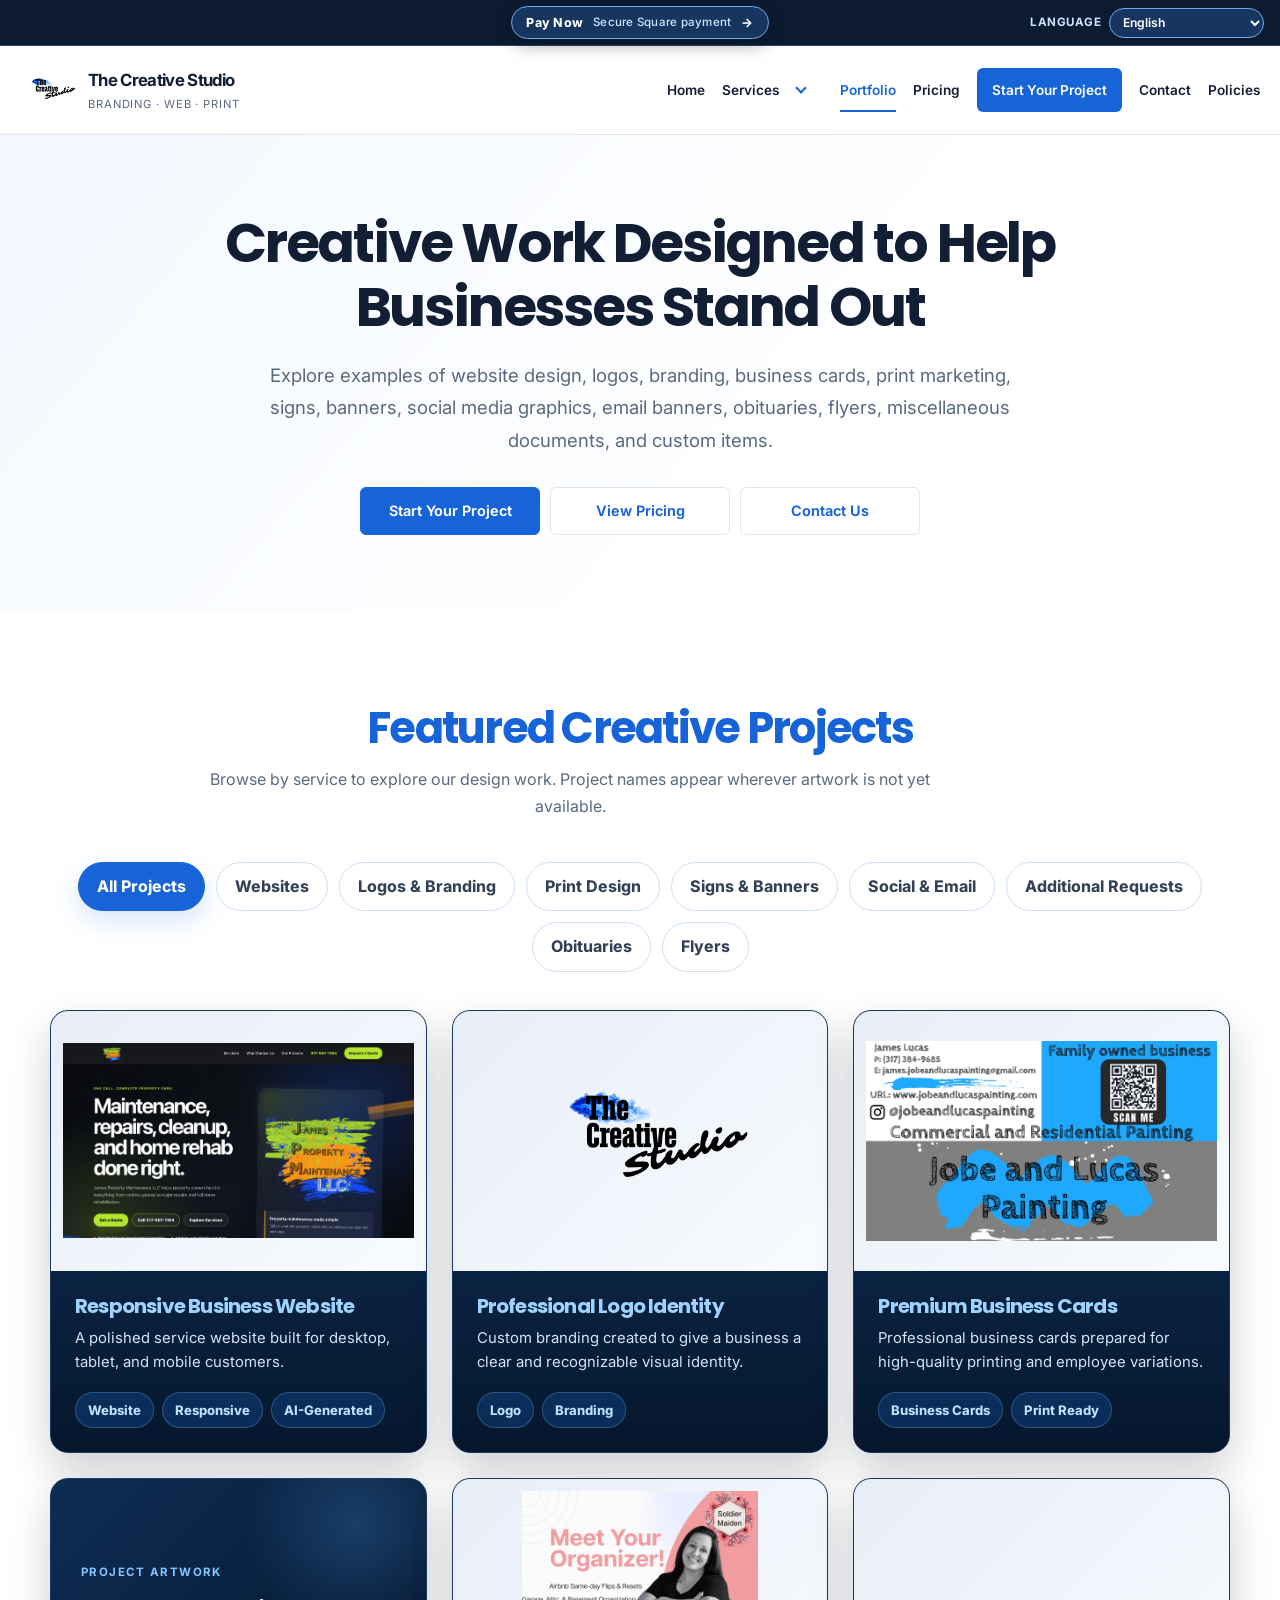
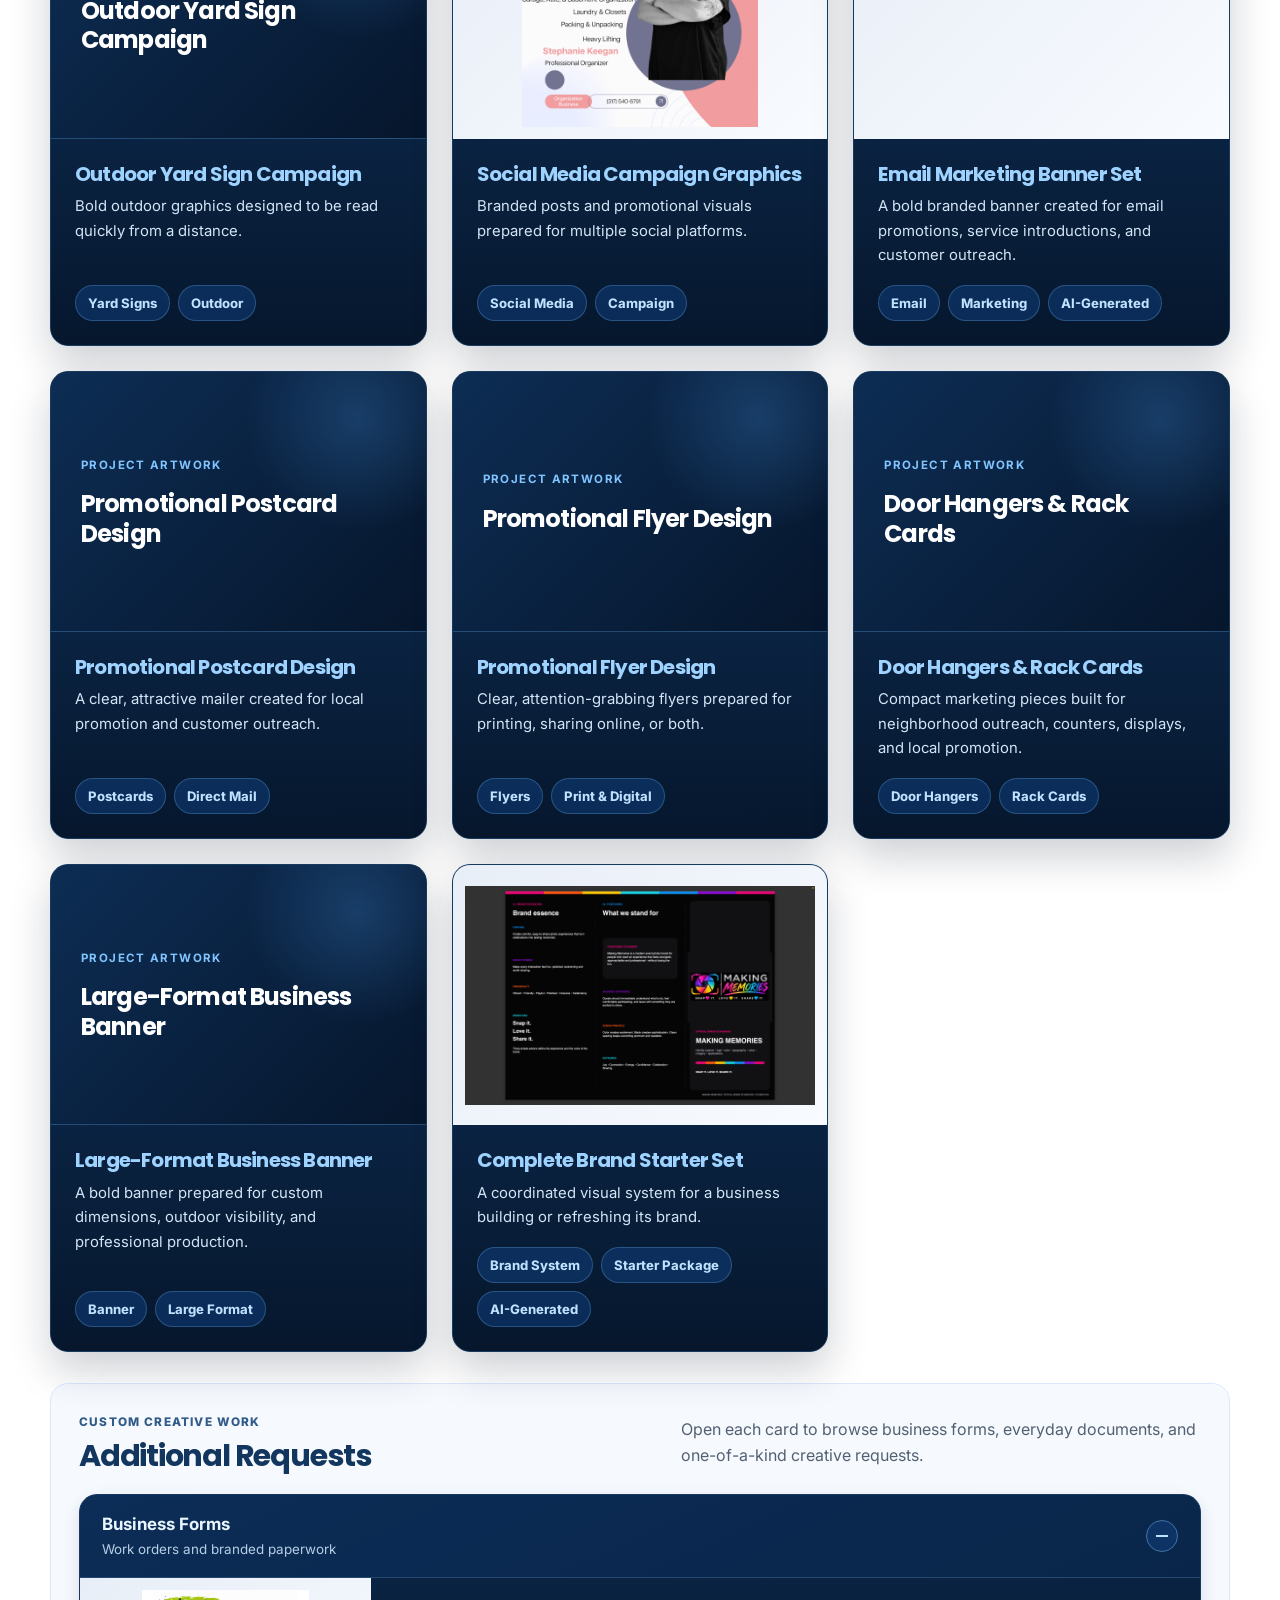
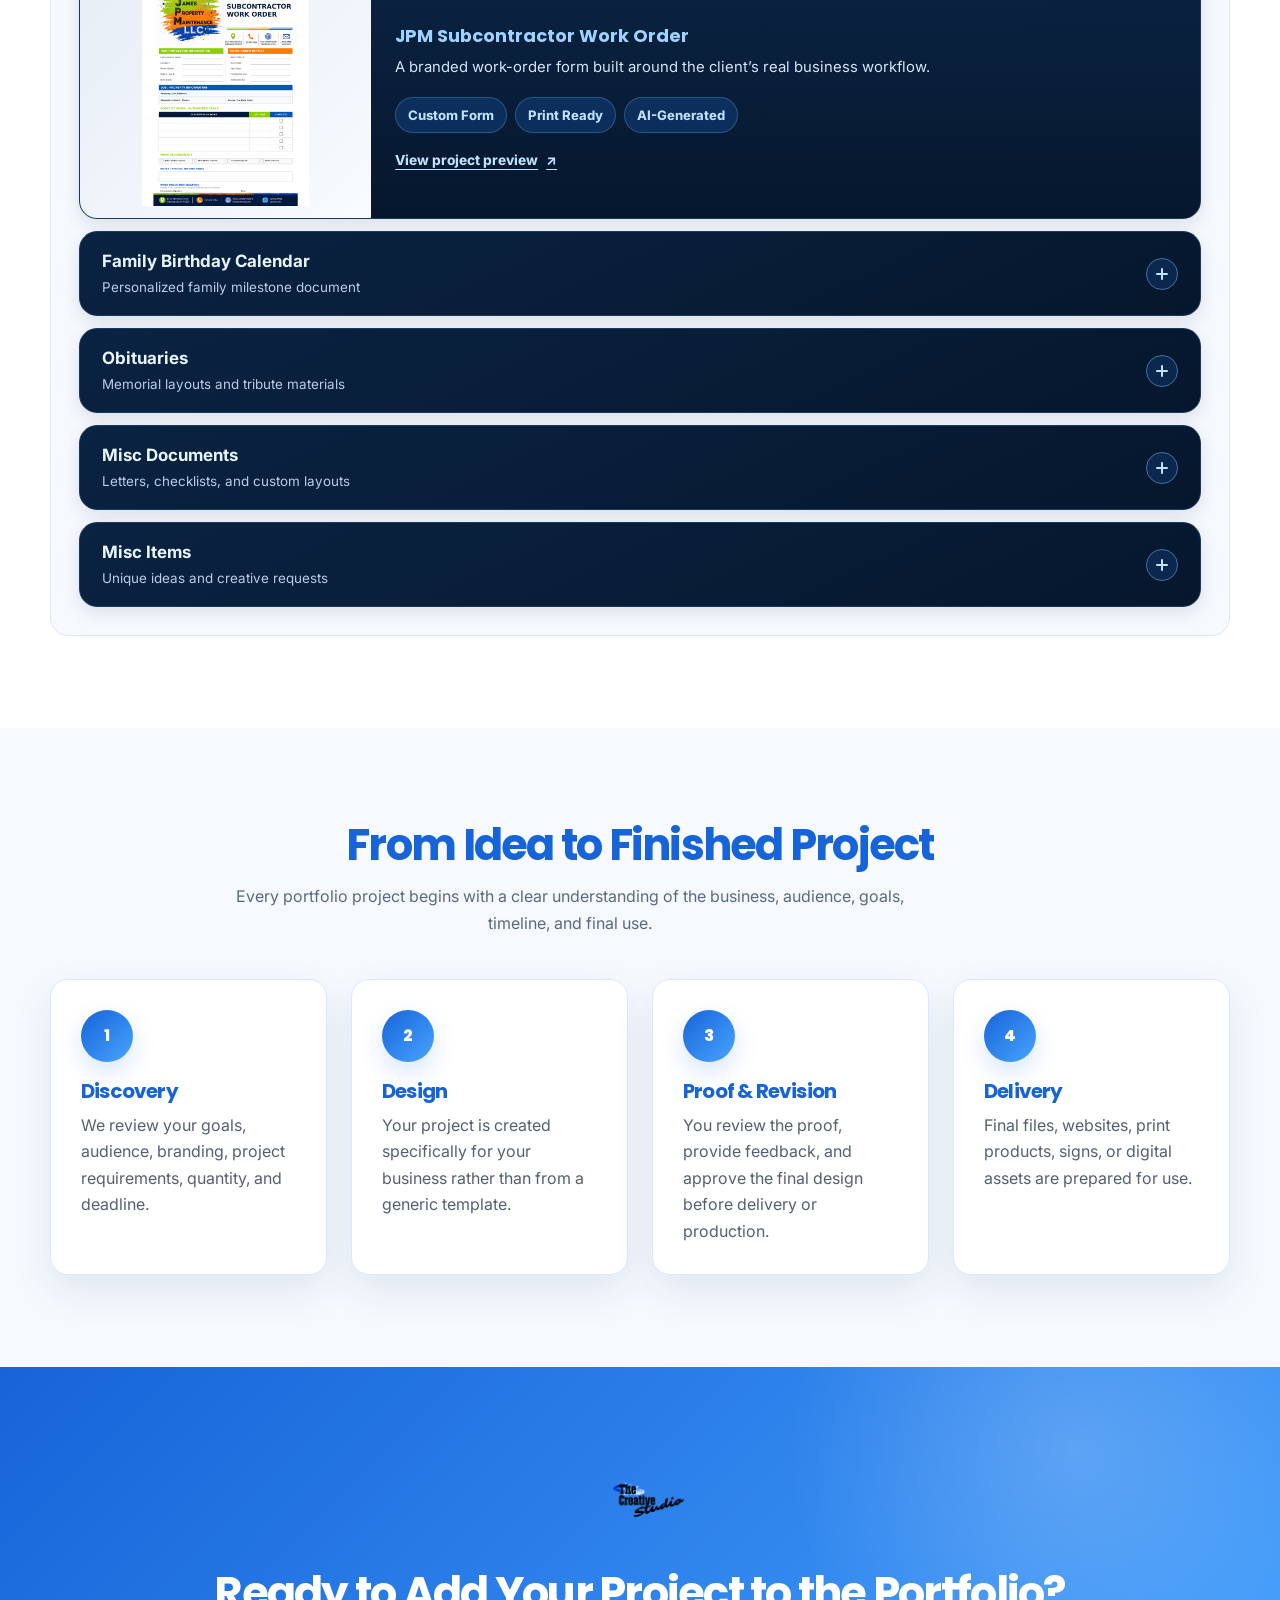
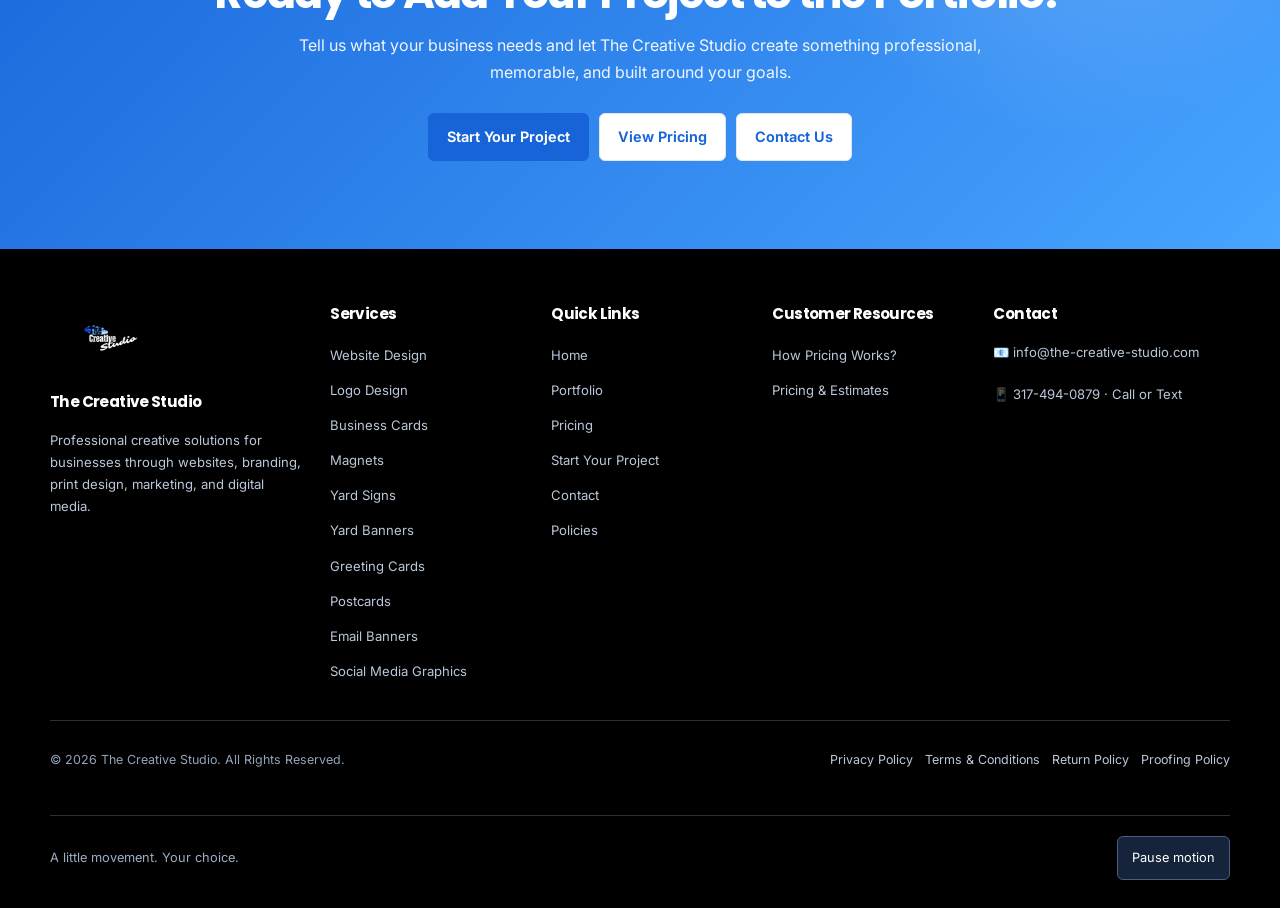
<file: portfolio.html>
<!DOCTYPE html>

<html lang="en">
<head>
<meta charset="utf-8"/>
<meta content="width=device-width, initial-scale=1.0" name="viewport"/>
<meta content="Indianapolis website design, webpage design, logo design, branding, marketing design, graphic design, business cards, flyers, email banners, social media graphics, print design" name="keywords"/>
<!-- Early resource downloads; styles apply normally and scripts execute in order. -->
<link rel="preload" as="style" href="https://fonts.googleapis.com/css2?family=Inter:wght@300;400;500;600;700&amp;family=Poppins:wght@400;600;700;800&amp;display=swap"/>
<link rel="preload" as="style" href="CSS/site.css?v=29c79e805c43"/>
<link rel="preload" as="style" href="CSS/pages/portfolio.css?v=52fab74844f6"/>
<link rel="preload" as="script" href="JS/refinement.js?v=ea9358e19d00"/>
<link rel="preload" as="script" href="JS/page-utilities.js?v=8e291ccedb07"/>
<link rel="preload" as="script" href="JS/portfolio.js?v=ff597b329831"/>








<meta content="#1F73E8" name="theme-color"/>
<link href="https://fonts.googleapis.com" rel="preconnect"/>
<link crossorigin="" href="https://fonts.gstatic.com" rel="preconnect"/>
<link href="https://fonts.googleapis.com/css2?family=Inter:wght@300;400;500;600;700&amp;family=Poppins:wght@400;600;700;800&amp;display=swap" rel="stylesheet"/>




<title>Website &amp; Graphic Design Portfolio | The Creative Studio</title><meta content="Browse website, branding and print design examples from The Creative Studio. Find inspiration for your business and start a custom design project." name="description"/><meta content="index, follow, max-image-preview:large" name="robots"/><link href="https://www.the-creative-studio.com/portfolio.html" rel="canonical"/><meta content="website" property="og:type"/><meta content="Website &amp; Graphic Design Portfolio | The Creative Studio" property="og:title"/><meta content="Browse website, branding and print design examples from The Creative Studio. Find inspiration for your business and start a custom design project." property="og:description"/><meta content="https://www.the-creative-studio.com/portfolio.html" property="og:url"/><meta content="The Creative Studio" property="og:site_name"/><meta content="https://www.the-creative-studio.com/logo.png" property="og:image"/><meta content="The Creative Studio logo" property="og:image:alt"/><meta content="summary" name="twitter:card"/><meta content="Website &amp; Graphic Design Portfolio | The Creative Studio" name="twitter:title"/><meta content="Browse website, branding and print design examples from The Creative Studio. Find inspiration for your business and start a custom design project." name="twitter:description"/><meta content="https://www.the-creative-studio.com/logo.png" name="twitter:image"/><link href="assets/logo.webp" rel="icon" type="image/webp"/><script type="application/ld+json">{"@context": "https://schema.org", "@type": "WebPage", "name": "Website & Graphic Design Portfolio | The Creative Studio", "description": "Browse website, branding and print design examples from The Creative Studio. Find inspiration for your business and start a custom design project.", "url": "https://www.the-creative-studio.com/portfolio.html", "isPartOf": {"@id": "https://www.the-creative-studio.com/#website"}}</script><link href="CSS/site.css?v=29c79e805c43" rel="stylesheet"/><link href="CSS/pages/portfolio.css?v=52fab74844f6" rel="stylesheet"/>


<script defer src="JS/refinement.js?v=ea9358e19d00"></script>
<script defer src="JS/page-utilities.js?v=8e291ccedb07"></script>
<script defer src="JS/portfolio.js?v=ff597b329831"></script>
<link rel="preload" as="script" href="JS/language-toggle.js?v=1"/><script defer src="JS/language-toggle.js?v=1"></script>
<link rel="preload" as="script" href="JS/analytics.js?v=1"/><script defer src="JS/analytics.js?v=1"></script><link rel="preload" as="script" href="JS/analytics-config.js?v=1"/><script defer src="JS/analytics-config.js?v=1"></script><link rel="preload" as="script" href="JS/google-analytics.js?v=1"/><script defer src="JS/google-analytics.js?v=1"></script></head>
<body class="tcs-interior">
<noscript>
   JavaScript is recommended for portfolio filters and project previews. All portfolio projects remain visible below.
  </noscript>
<!-- ========================================= -->
<!-- LOADER -->
<!-- ========================================= -->
<!-- ========================================= -->
<!-- HEADER -->
<!-- ========================================= -->
<header class="tcs-header"><div class="tcs-pay-ribbon" role="region" aria-label="Secure payment"><a href="https://square.link/u/2D9QuZ8g" rel="noopener noreferrer" target="_blank"><span class="tcs-pay-label">Pay Now</span><span class="tcs-pay-note">Secure Square payment</span><span aria-hidden="true">→</span></a></div><nav aria-label="Main navigation" class="tcs-nav"><a class="tcs-brand" href="index.html"><img alt="The Creative Studio logo" decoding="async" height="64" loading="eager" src="assets/logo.webp" width="64"/><span><strong>The Creative Studio</strong><small>BRANDING · WEB · PRINT</small></span></a><button aria-controls="tcs-navigation" aria-expanded="false" class="tcs-menu" type="button">Menu</button><ul class="tcs-links" id="tcs-navigation"><li><a href="index.html">Home</a></li><li><a href="services.html">Services</a><ul aria-label="Design services" class="tcs-submenu"><li><a href="order.html?service=website">Website Design</a></li><li><a href="order.html?service=logo">Logo Design</a></li><li><a href="order.html?service=businesscards">Business Cards</a></li><li><a href="order.html?service=magnets">Vehicle Magnets</a></li><li><a href="order.html?service=yardsigns">Yard Signs</a></li><li><a href="order.html?service=yardbanners">Banners</a></li><li><a href="order.html?service=postcards">Postcards</a></li><li><a href="order.html?service=social">Social Media Graphics</a></li><li><a href="order.html?service=email">Email Banners</a></li></ul></li><li><a aria-current="page" href="portfolio.html">Portfolio</a></li><li><a href="pricing.html">Pricing</a></li><li><a class="tcs-start tcs-project-shimmer" href="order.html">Start Your Project</a></li><li><a href="contact.html">Contact</a></li><li><a href="policies.html">Policies</a></li></ul></nav></header>
<main>
<!-- ========================================= -->
<!-- PORTFOLIO HERO -->
<!-- ========================================= -->
<section id="portfolio-hero">
<div class="container">
<h1>
      Creative Work Designed to Help Businesses Stand Out
     </h1>
<p>
      Explore examples of website design, logos, branding,
            business cards, print marketing, signs, banners,
            social media graphics, email banners, obituaries, flyers,
            miscellaneous documents, and custom items.
     </p>
<div class="hero-buttons">
<a class="btn primary tcs-project-shimmer" href="order.html">
       Start Your Project
      </a>
<a class="btn secondary" href="pricing.html">
       View Pricing
      </a>
<a class="btn secondary" href="contact.html">
       Contact Us
      </a>
</div>
</div>
</section>
<!-- ========================================= -->
<!-- PORTFOLIO FILTER & GALLERY -->
<!-- ========================================= -->
<section id="portfolio-work">
<div class="container">
<div class="section-title">
<h2>
       Featured Creative Projects
      </h2>
<p>
       Browse by service to explore our design work. Project names appear wherever artwork is not yet available.
      </p>
</div>
<div aria-label="Filter portfolio projects" class="portfolio-filter" role="group">
<button aria-pressed="true" class="filter-btn active" data-filter="all" type="button">
       All Projects
      </button>
<button aria-pressed="false" class="filter-btn" data-filter="website" type="button">
       Websites
      </button>
<button aria-pressed="false" class="filter-btn" data-filter="branding" type="button">
       Logos &amp; Branding
      </button>
<button aria-pressed="false" class="filter-btn" data-filter="print" type="button">
       Print Design
      </button>
<button aria-pressed="false" class="filter-btn" data-filter="signs" type="button">
       Signs &amp; Banners
      </button>
<button aria-pressed="false" class="filter-btn" data-filter="digital" type="button">
       Social &amp; Email
      </button>
<button aria-pressed="false" class="filter-btn" data-filter="custom" type="button">
       Additional Requests
      </button>
<button aria-pressed="false" class="filter-btn" data-filter="obituaries" type="button">
       Obituaries
      </button>
<button aria-pressed="false" class="filter-btn" data-filter="flyers" type="button">
       Flyers
      </button>
</div>
<div aria-live="polite" class="portfolio-gallery" id="portfolioGallery">
<article class="portfolio-item" data-category="website">
<button aria-controls="portfolioModal" aria-haspopup="dialog" aria-label="Open project: Responsive Business Website" data-portfolio-category="Website Design" data-portfolio-description="A modern, responsive business website designed to present services clearly, build trust, and encourage customer inquiries." data-portfolio-image="assets/jpmwebsite.webp" data-portfolio-title="Responsive Business Website" type="button">
<img alt="Responsive business website project" decoding="async" height="1000" loading="lazy" src="assets/jpmwebsite.webp" width="1600"/>
<div class="portfolio-card-copy">
<h3>
          Responsive Business Website
         </h3>
<p>
          A polished service website built for desktop,
                            tablet, and mobile customers.
         </p>
<div class="portfolio-meta">
<span>
           Website
          </span>
<span>
           Responsive
          </span>
                    <span>
           AI-Generated
          </span>
</div>
</div>
</button>
</article>
<article class="portfolio-item" data-category="branding">
<button aria-controls="portfolioModal" aria-haspopup="dialog" aria-label="Open project: Professional Logo Identity" data-portfolio-category="Logo &amp; Branding" data-portfolio-description="A custom logo identity with primary, alternate, monochrome, and production-ready variations." data-portfolio-image="assets/logo.webp" data-portfolio-title="Professional Logo Identity" type="button">
<img alt="Professional logo identity project" decoding="async" height="1600" loading="lazy" src="assets/logo.webp" width="1600"/>
<div class="portfolio-card-copy">
<h3>
          Professional Logo Identity
         </h3>
<p>
          Custom branding created to give a business
                            a clear and recognizable visual identity.
         </p>
<div class="portfolio-meta">
<span>
           Logo
          </span>
<span>
           Branding
          </span>
</div>
</div>
</button>
</article>
<article class="portfolio-item" data-category="print">
<button aria-controls="portfolioModal" aria-haspopup="dialog" aria-label="Open project: Premium Business Cards" data-portfolio-category="Print Design" data-portfolio-description="Print-ready business cards featuring clear contact information, strong hierarchy, and consistent business branding." data-portfolio-image="assets/donniebusinesscard.webp" data-portfolio-title="Premium Business Cards" type="button">
<img alt="Premium business card design project" decoding="async" height="913" loading="lazy" src="assets/donniebusinesscard.webp" width="1600"/>
<div class="portfolio-card-copy">
<h3>
          Premium Business Cards
         </h3>
<p>
          Professional business cards prepared for
                            high-quality printing and employee variations.
         </p>
<div class="portfolio-meta">
<span>
           Business Cards
          </span>
<span>
           Print Ready
          </span>
</div>
</div>
</button>
</article>
<article class="portfolio-item" data-category="signs">
<button aria-controls="portfolioModal" aria-haspopup="dialog" aria-label="Open project: Outdoor Yard Sign Campaign" data-artwork-placeholder="true" data-portfolio-category="Signs &amp; Banners" data-portfolio-description="A high-visibility yard sign design prepared for outdoor viewing, brand consistency, and production at multiple quantities." data-portfolio-image="" data-portfolio-title="Outdoor Yard Sign Campaign" type="button">
<div class="tcs-placeholder"><small>Project artwork</small><strong>Outdoor Yard Sign Campaign</strong></div>
<div class="portfolio-card-copy">
<h3>
          Outdoor Yard Sign Campaign
         </h3>
<p>
          Bold outdoor graphics designed to be read
                            quickly from a distance.
         </p>
<div class="portfolio-meta">
<span>
           Yard Signs
          </span>
<span>
           Outdoor
          </span>
</div>
</div>
</button>
</article>
<article class="portfolio-item" data-category="digital">
<button aria-controls="portfolioModal" aria-haspopup="dialog" aria-label="Open project: Social Media Campaign Graphics" data-portfolio-category="Social Media" data-portfolio-description="A coordinated set of promotional graphics sized for social platforms and designed to maintain brand consistency." data-portfolio-image="assets/solidermaiden.webp" data-portfolio-title="Social Media Campaign Graphics" type="button">
<img alt="Soldier Maiden social media graphic featuring Stephanie Keegan and organizing services" decoding="async" height="4320" loading="lazy" src="assets/solidermaiden.webp" width="4320"/>
<div class="portfolio-card-copy">
<h3>
          Social Media Campaign Graphics
         </h3>
<p>
          Branded posts and promotional visuals
                            prepared for multiple social platforms.
         </p>
<div class="portfolio-meta">
<span>
           Social Media
          </span>
<span>
           Campaign
          </span>
</div>
</div>
</button>
</article>
<article class="portfolio-item" data-category="digital">
<button aria-controls="portfolioModal" aria-haspopup="dialog" aria-label="Open project: Email Marketing Banner Set" data-portfolio-category="Email Graphics" data-portfolio-description="A branded email marketing banner designed to introduce The Creative Studio, highlight services, share direct contact information, and drive website visits." data-portfolio-image="assets/creative-studio-email-marketing-banner.jpeg" data-portfolio-title="Email Marketing Banner Set" type="button">
<img alt="The Creative Studio email marketing banner featuring services, contact information, and a website QR code" decoding="async" height="594" loading="lazy" src="assets/creative-studio-email-marketing-banner.jpeg" width="1536"/>
<div class="portfolio-card-copy">
<h3>
          Email Marketing Banner Set
         </h3>
<p>
          A bold branded banner created for email promotions,
                            service introductions, and customer outreach.
         </p>
<div class="portfolio-meta">
<span>
           Email
          </span>
<span>
           Marketing
          </span>
<span>
           AI-Generated
          </span>
</div>
</div>
</button>
</article>
<article class="portfolio-item" data-category="print">
<button aria-controls="portfolioModal" aria-haspopup="dialog" aria-label="Open project: Promotional Postcard Design" data-artwork-placeholder="true" data-portfolio-category="Print Marketing" data-portfolio-description="A front-and-back promotional postcard designed to present an offer clearly and direct recipients toward the next step." data-portfolio-image="" data-portfolio-title="Promotional Postcard Design" type="button">
<div class="tcs-placeholder"><small>Project artwork</small><strong>Promotional Postcard Design</strong></div>
<div class="portfolio-card-copy">
<h3>
          Promotional Postcard Design
         </h3>
<p>
          A clear, attractive mailer created for
                            local promotion and customer outreach.
         </p>
<div class="portfolio-meta">
<span>
           Postcards
          </span>
<span>
           Direct Mail
          </span>
</div>
</div>
</button>
</article>
<article class="portfolio-item" data-category="print flyers">
<button aria-controls="portfolioModal" aria-haspopup="dialog" aria-label="Open project: Promotional Flyer Design" data-artwork-placeholder="true" data-portfolio-category="Print Marketing" data-portfolio-description="A professional flyer layout designed to promote services, special offers, events, openings, or community announcements in print and digital formats." data-portfolio-image="" data-portfolio-title="Promotional Flyer Design" type="button">
<div class="tcs-placeholder"><small>Project artwork</small><strong>Promotional Flyer Design</strong></div>
<div class="portfolio-card-copy">
<h3>
          Promotional Flyer Design
         </h3>
<p>
          Clear, attention-grabbing flyers prepared for
                            printing, sharing online, or both.
         </p>
<div class="portfolio-meta">
<span>
           Flyers
          </span>
<span>
           Print &amp; Digital
          </span>
</div>
</div>
</button>
</article>
<article class="portfolio-item" data-category="print">
<button aria-controls="portfolioModal" aria-haspopup="dialog" aria-label="Open project: Door Hangers and Rack Cards" data-artwork-placeholder="true" data-portfolio-category="Print Marketing" data-portfolio-description="Targeted door-hanger and rack-card layouts designed to present services, offers, contact details, and a strong call to action in an easy-to-carry format." data-portfolio-image="" data-portfolio-title="Door Hangers &amp; Rack Cards" type="button">
<div class="tcs-placeholder"><small>Project artwork</small><strong>Door Hangers &amp; Rack Cards</strong></div>
<div class="portfolio-card-copy">
<h3>
          Door Hangers &amp; Rack Cards
         </h3>
<p>
          Compact marketing pieces built for neighborhood
                            outreach, counters, displays, and local promotion.
         </p>
<div class="portfolio-meta">
<span>
           Door Hangers
          </span>
<span>
           Rack Cards
          </span>
</div>
</div>
</button>
</article>
<article class="portfolio-item" data-category="signs">
<button aria-controls="portfolioModal" aria-haspopup="dialog" aria-label="Open project: Large-Format Business Banner" data-artwork-placeholder="true" data-portfolio-category="Signs &amp; Banners" data-portfolio-description="A large-format banner design prepared for outdoor promotion, events, storefront display, or special announcements." data-portfolio-image="" data-portfolio-title="Large-Format Business Banner" type="button">
<div class="tcs-placeholder"><small>Project artwork</small><strong>Large-Format Business Banner</strong></div>
<div class="portfolio-card-copy">
<h3>
          Large-Format Business Banner
         </h3>
<p>
          A bold banner prepared for custom dimensions,
                            outdoor visibility, and professional production.
         </p>
<div class="portfolio-meta">
<span>
           Banner
          </span>
<span>
           Large Format
          </span>
</div>
</div>
</button>
</article>
<article class="portfolio-item" data-category="branding">
<button aria-controls="portfolioModal" aria-haspopup="dialog" aria-label="Open project: Complete Brand Starter Set" data-portfolio-category="Branding" data-portfolio-description="A coordinated Making Memories brand starter set combining brand foundation, positioning, logo direction, colors, typography, voice, imagery, and applications." data-portfolio-image="assets/OfficialBrandStarterKit_MakingMemories.png" data-portfolio-title="Complete Brand Starter Set" type="button">
<img alt="Making Memories complete brand starter set and official brand standards" decoding="async" height="1800" loading="lazy" src="assets/OfficialBrandStarterKit_MakingMemories.png" width="2880"/>
<div class="portfolio-card-copy">
<h3>
          Complete Brand Starter Set
         </h3>
<p>
          A coordinated visual system for a business
                            building or refreshing its brand.
         </p>
<div class="portfolio-meta">
<span>
           Brand System
          </span>
<span>
           Starter Package
          </span>
<span>
           AI-Generated
          </span>
</div>
</div>
</button>
</article>
<section aria-labelledby="additionalRequestsTitle" class="portfolio-request-collection" data-portfolio-collection id="additional-requests">
<header class="portfolio-request-heading">
<div><span class="portfolio-request-eyebrow">Custom creative work</span><h3 id="additionalRequestsTitle">Additional Requests</h3></div>
<p>Open each card to browse business forms, everyday documents, and one-of-a-kind creative requests.</p>
</header>
<div class="portfolio-request-stack">
<details class="portfolio-item portfolio-stack-card" data-category="custom documents" open>
<summary><span class="portfolio-stack-label"><strong>Business Forms</strong><small>Work orders and branded paperwork</small></span><span aria-hidden="true" class="portfolio-stack-toggle"></span></summary>
<button aria-controls="portfolioModal" aria-haspopup="dialog" aria-label="Open project: JPM Subcontractor Work Order" data-portfolio-category="Custom Business Forms" data-portfolio-description="A branded subcontractor work-order form created for James Property Maintenance LLC, combining project details, scope-of-work tracking, requirements, notes, and authorization in one print-ready design." data-portfolio-image="assets/jpm-subcontractor-work-order-preview.png" data-portfolio-title="JPM Subcontractor Work Order" type="button">
<img alt="James Property Maintenance branded subcontractor work-order form" class="portfolio-document-preview" decoding="async" height="1584" loading="lazy" src="assets/jpm-subcontractor-work-order-preview.png" width="1224"/>
<div class="portfolio-card-copy"><h4>JPM Subcontractor Work Order</h4><p>A branded work-order form built around the client’s real business workflow.</p><div class="portfolio-meta"><span>Custom Form</span><span>Print Ready</span><span>AI-Generated</span></div><span class="portfolio-stack-action">View project preview <span aria-hidden="true">↗</span></span></div>
</button>
</details>
<details class="portfolio-item portfolio-stack-card" data-category="custom documents print">
<summary><span class="portfolio-stack-label"><strong>Family Birthday Calendar</strong><small>Personalized family milestone document</small></span><span aria-hidden="true" class="portfolio-stack-toggle"></span></summary>
<button aria-controls="portfolioModal" aria-haspopup="dialog" aria-label="View category: Family Birthday Calendar" data-artwork-placeholder="true" data-portfolio-category="Custom Family Document" data-portfolio-description="A family birthday calendar document designed to organize birthdays by month in a warm, decorative, print-ready layout. Sample artwork will be added soon." data-portfolio-image="" data-portfolio-title="Family Birthday Calendar" type="button">
<div class="tcs-placeholder"><small>Examples coming soon</small><strong>Family Birthday Calendar</strong></div>
<div class="portfolio-card-copy"><h4>Family Birthday Calendar</h4><p>A personalized family document that keeps important birthdays organized in one beautiful yearly display.</p><div class="portfolio-meta"><span>Custom Document</span><span>Family Calendar</span><span>Print Ready</span></div><span class="portfolio-stack-action">View document preview <span aria-hidden="true">↗</span></span></div>
</button>
</details>
<details class="portfolio-item portfolio-stack-card" data-category="print obituaries">
<summary><span class="portfolio-stack-label"><strong>Obituaries</strong><small>Memorial layouts and tribute materials</small></span><span aria-hidden="true" class="portfolio-stack-toggle"></span></summary>
<button aria-controls="portfolioModal" aria-haspopup="dialog" aria-label="View category: Obituaries" data-artwork-placeholder="true" data-portfolio-category="Obituaries &amp; Memorials" data-portfolio-description="Thoughtful obituary layouts, memorial tributes, and service programs designed to honor a loved one's life. Sample artwork will be added soon." data-portfolio-image="" data-portfolio-title="Obituaries" type="button">
<div class="tcs-placeholder"><small>Examples coming soon</small><strong>Obituaries</strong></div>
<div class="portfolio-card-copy">
<h4>Obituaries and Memorial Tributes</h4>
<p>Thoughtful obituary layouts, memorial tributes, and service programs to honor a loved one's life.</p>
<div class="portfolio-meta"><span>Memorials</span><span>Print &amp; Digital</span></div>
<span class="portfolio-stack-action">View request details <span aria-hidden="true">↗</span></span>
</div>
</button>
</details>
<details class="portfolio-item portfolio-stack-card" data-category="custom documents">
<summary><span class="portfolio-stack-label"><strong>Misc Documents</strong><small>Letters, checklists, and custom layouts</small></span><span aria-hidden="true" class="portfolio-stack-toggle"></span></summary>
<button aria-controls="portfolioModal" aria-haspopup="dialog" aria-label="View category: Misc Documents" data-artwork-placeholder="true" data-portfolio-category="Misc Documents" data-portfolio-description="Custom document formatting for forms, letters, checklists, and other everyday needs. More sample artwork will be added soon." data-portfolio-image="" data-portfolio-title="Misc Documents" type="button">
<div class="tcs-placeholder"><small>Examples coming soon</small><strong>Misc Documents</strong></div>
<div class="portfolio-card-copy">
<h4>Documents designed around your needs</h4>
<p>Custom forms, letters, checklists, and other professionally formatted documents.</p>
<div class="portfolio-meta"><span>Documents</span><span>Custom Layouts</span></div>
<span class="portfolio-stack-action">View request details <span aria-hidden="true">↗</span></span>
</div>
</button>
</details>
<details class="portfolio-item portfolio-stack-card" data-category="custom misc">
<summary><span class="portfolio-stack-label"><strong>Misc Items</strong><small>Unique ideas and creative requests</small></span><span aria-hidden="true" class="portfolio-stack-toggle"></span></summary>
<button aria-controls="portfolioModal" aria-haspopup="dialog" aria-label="View category: Misc Items" data-artwork-placeholder="true" data-portfolio-category="Misc Items" data-portfolio-description="Custom creative items and one-of-a-kind design requests beyond the usual categories. Sample artwork will be added soon." data-portfolio-image="" data-portfolio-title="Misc Items" type="button">
<div class="tcs-placeholder"><small>Examples coming soon</small><strong>Misc Items</strong></div>
<div class="portfolio-card-copy">
<h4>Something a little different?</h4>
<p>One-of-a-kind design requests and creative items beyond our usual categories.</p>
<div class="portfolio-meta"><span>Custom Items</span><span>Creative Requests</span></div>
<span class="portfolio-stack-action">View request details <span aria-hidden="true">↗</span></span>
</div>
</button>
</details>
</div>
</section>
</div>
<div class="portfolio-empty" id="portfolioEmptyState" role="status">
<h3>
       No projects are available in this category yet.
      </h3>
<p>
       New work will be added as projects are completed and approved for display.
      </p>
</div>
</div>
</section>
<!-- ========================================= -->
<!-- PORTFOLIO PROCESS -->
<!-- ========================================= -->
<section id="portfolio-process">
<div class="container">
<div class="section-title">
<h2>
       From Idea to Finished Project
      </h2>
<p>
       Every portfolio project begins with a clear understanding
                of the business, audience, goals, timeline, and final use.
      </p>
</div>
<div class="portfolio-process-grid">
<article class="portfolio-process-card">
<span>
        1
       </span>
<h3>
        Discovery
       </h3>
<p>
        We review your goals, audience, branding,
                    project requirements, quantity, and deadline.
       </p>
</article>
<article class="portfolio-process-card">
<span>
        2
       </span>
<h3>
        Design
       </h3>
<p>
        Your project is created specifically for
                    your business rather than from a generic template.
       </p>
</article>
<article class="portfolio-process-card">
<span>
        3
       </span>
<h3>
        Proof &amp; Revision
       </h3>
<p>
        You review the proof, provide feedback,
                    and approve the final design before delivery or production.
       </p>
</article>
<article class="portfolio-process-card">
<span>
        4
       </span>
<h3>
        Delivery
       </h3>
<p>
        Final files, websites, print products,
                    signs, or digital assets are prepared for use.
       </p>
</article>
</div>
</div>
</section>
<!-- ========================================= -->
<!-- FINAL CTA -->
<!-- ========================================= -->
<section id="final-cta">
<div class="container">
<img alt="The Creative Studio Logo" class="cta-logo" decoding="async" height="1600" loading="lazy" src="assets/logo.webp" width="1600"/>
<h2>
      Ready to Add Your Project to the Portfolio?
     </h2>
<p>
      Tell us what your business needs and let The Creative Studio
            create something professional, memorable, and built around your goals.
     </p>
<div class="cta-buttons">
<a class="btn primary tcs-project-shimmer" href="order.html">
       Start Your Project
      </a>
<a class="btn secondary" href="pricing.html">
       View Pricing
      </a>
<a class="btn secondary" href="contact.html">
       Contact Us
      </a>
</div>
</div>
</section>
<!-- ========================================= -->
<!-- PORTFOLIO MODAL -->
<!-- ========================================= -->
<div aria-describedby="portfolioModalDescription" aria-hidden="true" aria-labelledby="portfolioModalTitle" aria-modal="true" class="modal hidden" hidden id="portfolioModal" role="dialog" tabindex="-1">
<div class="modal-content">
<button aria-label="Close portfolio project preview" class="close-modal" data-close-modal="" type="button">
      ×
     </button>
<img alt="" class="portfolio-modal-image" decoding="async" hidden id="portfolioModalImage" loading="eager"/>
<div class="tcs-modal-placeholder" hidden id="portfolioModalPlaceholder" role="status"></div>
<div class="portfolio-modal-copy">
<p class="badge" id="portfolioModalCategory">
</p>
<h2 id="portfolioModalTitle">
</h2>
<p id="portfolioModalDescription">
</p>
<div class="portfolio-modal-actions">
<a class="btn secondary" hidden id="portfolioFullImage" target="_blank" rel="noopener noreferrer">Open full-size image</a>
<a class="btn primary" href="order.html">
       Start a Similar Project
      </a>
</div>
</div>
</div>
</div>
<!-- ========================================= -->
<!-- BACK TO TOP -->
<!-- ========================================= -->
<button aria-label="Back To Top" id="backToTop" type="button">
    ↑
   </button>
</main>
<!-- ========================================= -->
<!-- FOOTER -->
<!-- ========================================= -->
<footer id="site-footer">
<div class="container">
<div class="footer-grid footer-grid-five">
<div class="footer-column">
<img alt="The Creative Studio Logo" class="footer-logo" decoding="async" height="1600" loading="lazy" src="assets/logo2.webp" width="1600"/>
<h3>
       The Creative Studio
      </h3>
<p>
       Professional creative solutions for businesses through websites,
          branding, print design, marketing, and digital media.
      </p>
</div>
<div class="footer-column">
<h3>
       Services
      </h3>
<ul>
<li>
<a href="order.html?service=website">
         Website Design
        </a>
</li>
<li>
<a href="order.html?service=logo">
         Logo Design
        </a>
</li>
<li>
<a href="order.html?service=businesscards">
         Business Cards
        </a>
</li>
<li>
<a href="order.html?service=magnets">
         Magnets
        </a>
</li>
<li>
<a href="order.html?service=yardsigns">
         Yard Signs
        </a>
</li>
<li>
<a href="order.html?service=yardbanners">
         Yard Banners
        </a>
</li>
<li>
<a href="order.html?service=greetingcards">
         Greeting Cards
        </a>
</li>
<li>
<a href="order.html?service=postcards">
         Postcards
        </a>
</li>
<li>
<a href="order.html?service=email">
         Email Banners
        </a>
</li>
<li>
<a href="order.html?service=social">
         Social Media Graphics
        </a>
</li>
</ul>
</div>
<div class="footer-column">
<h3>
       Quick Links
      </h3>
<ul>
<li>
<a href="index.html">
         Home
        </a>
</li>
<li>
<a href="portfolio.html">
         Portfolio
        </a>
</li>
<li>
<a href="pricing.html">
         Pricing
        </a>
</li>
<li>
<a class="" href="order.html">
         Start Your Project
        </a>
</li>
<li>
<a href="contact.html">
         Contact
        </a>
</li>
<li>
<a href="policies.html">
         Policies
        </a>
</li>
</ul>
</div>
<div class="footer-column">
<h3>
       Customer Resources
      </h3>
<ul>





<li>
<a href="pricing-tables.html">
            How Pricing Works?
        </a>
</li>
<li>
<a href="pricing-table.html">
                Pricing &amp; Estimates</a>
</li>
</ul>
</div>
<div class="footer-column">
<h3>
       Contact
      </h3>
<p>
       📧
       <a href="mailto:info@the-creative-studio.com">
        info@the-creative-studio.com
       </a>
</p>
<p>
       📱 <a href="tel:+13174940879">317-494-0879</a> · Call or Text
      </p>
<div class="social-icons">
</div>
</div>
</div>
<hr/>
<div class="footer-bottom">
<p>
      © 2026 The Creative Studio. All Rights Reserved.
     </p>
<div class="footer-links">
<a href="policies.html">
       Privacy Policy
      </a>
<a href="policies.html">
       Terms &amp; Conditions
      </a>
<a href="policies.html">
       Return Policy
      </a>
<a href="policies.html">
       Proofing Policy
      </a>
</div>
</div>
</div>
</footer>
<!-- ========================================= -->
<!-- TOASTS -->
<!-- ========================================= -->
<div aria-atomic="true" aria-live="polite" class="toast-container" id="toastContainer">
</div>

</body>
</html>
</file>
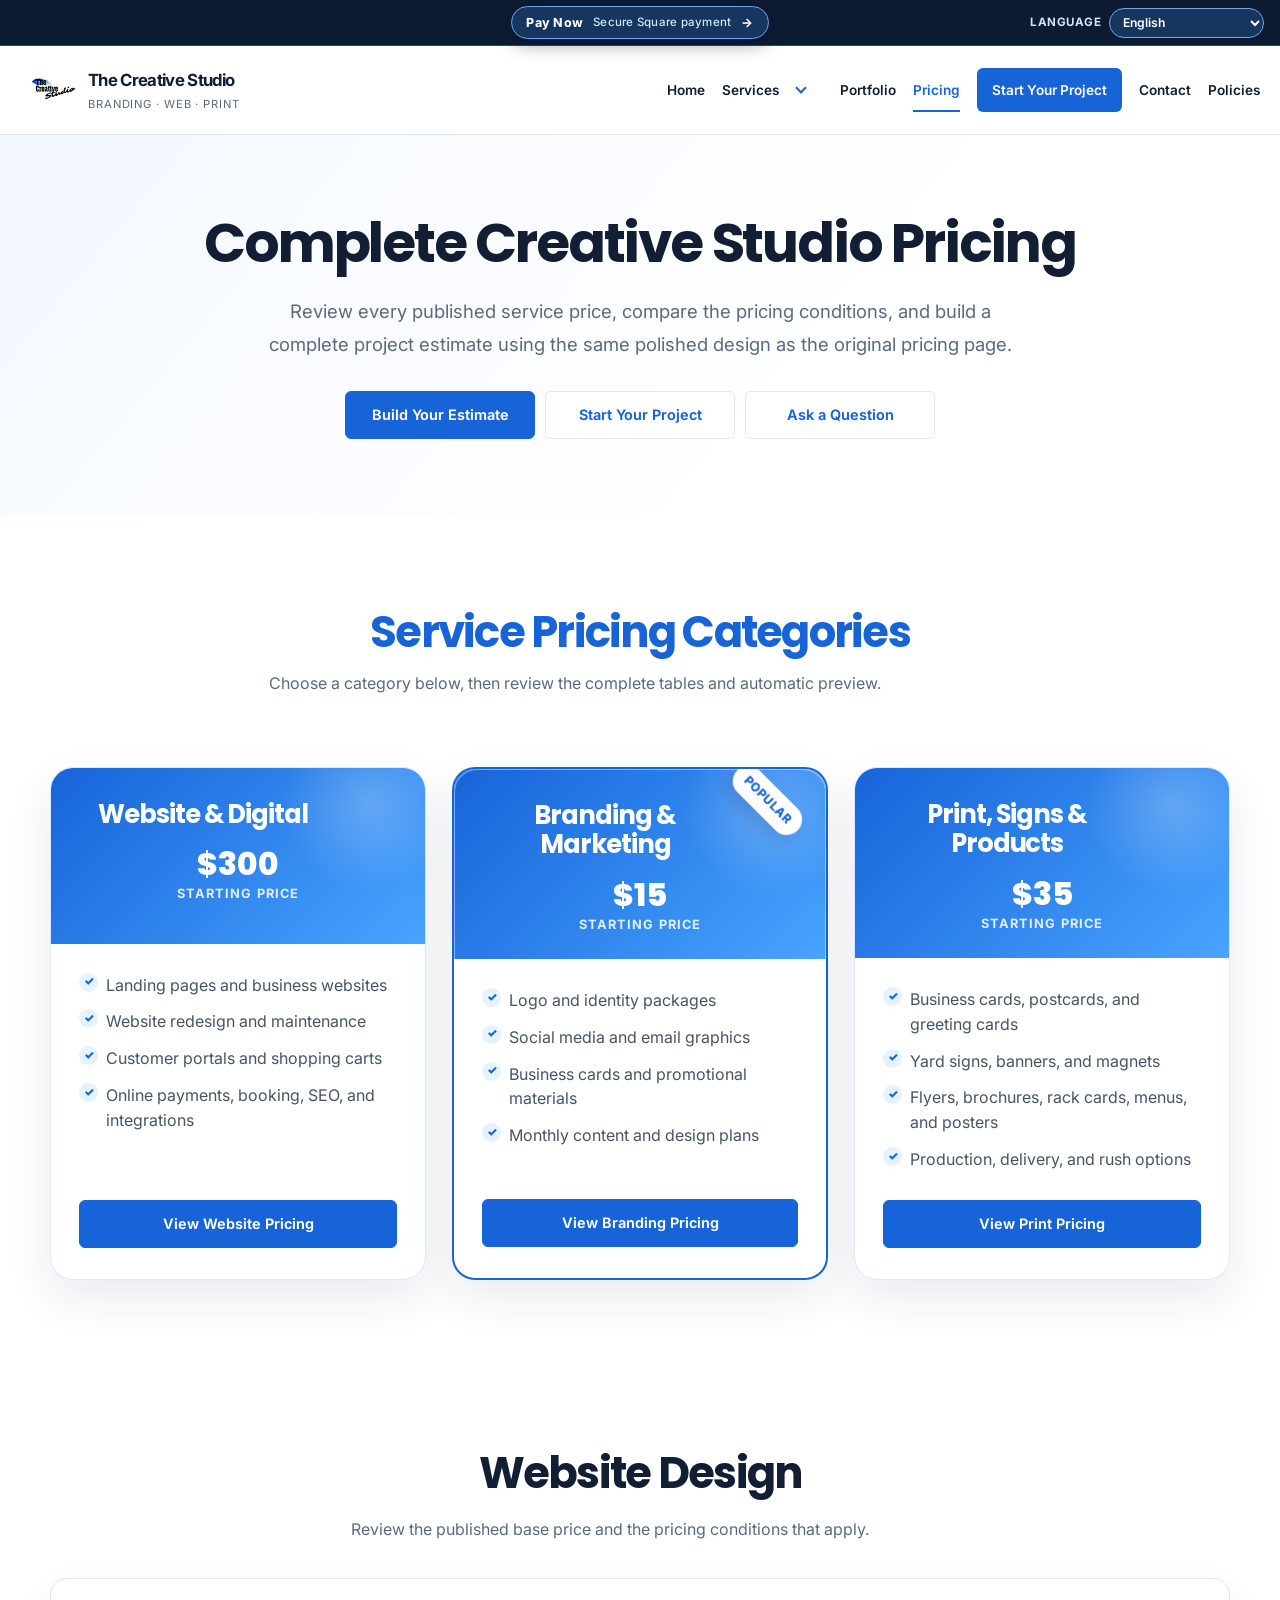
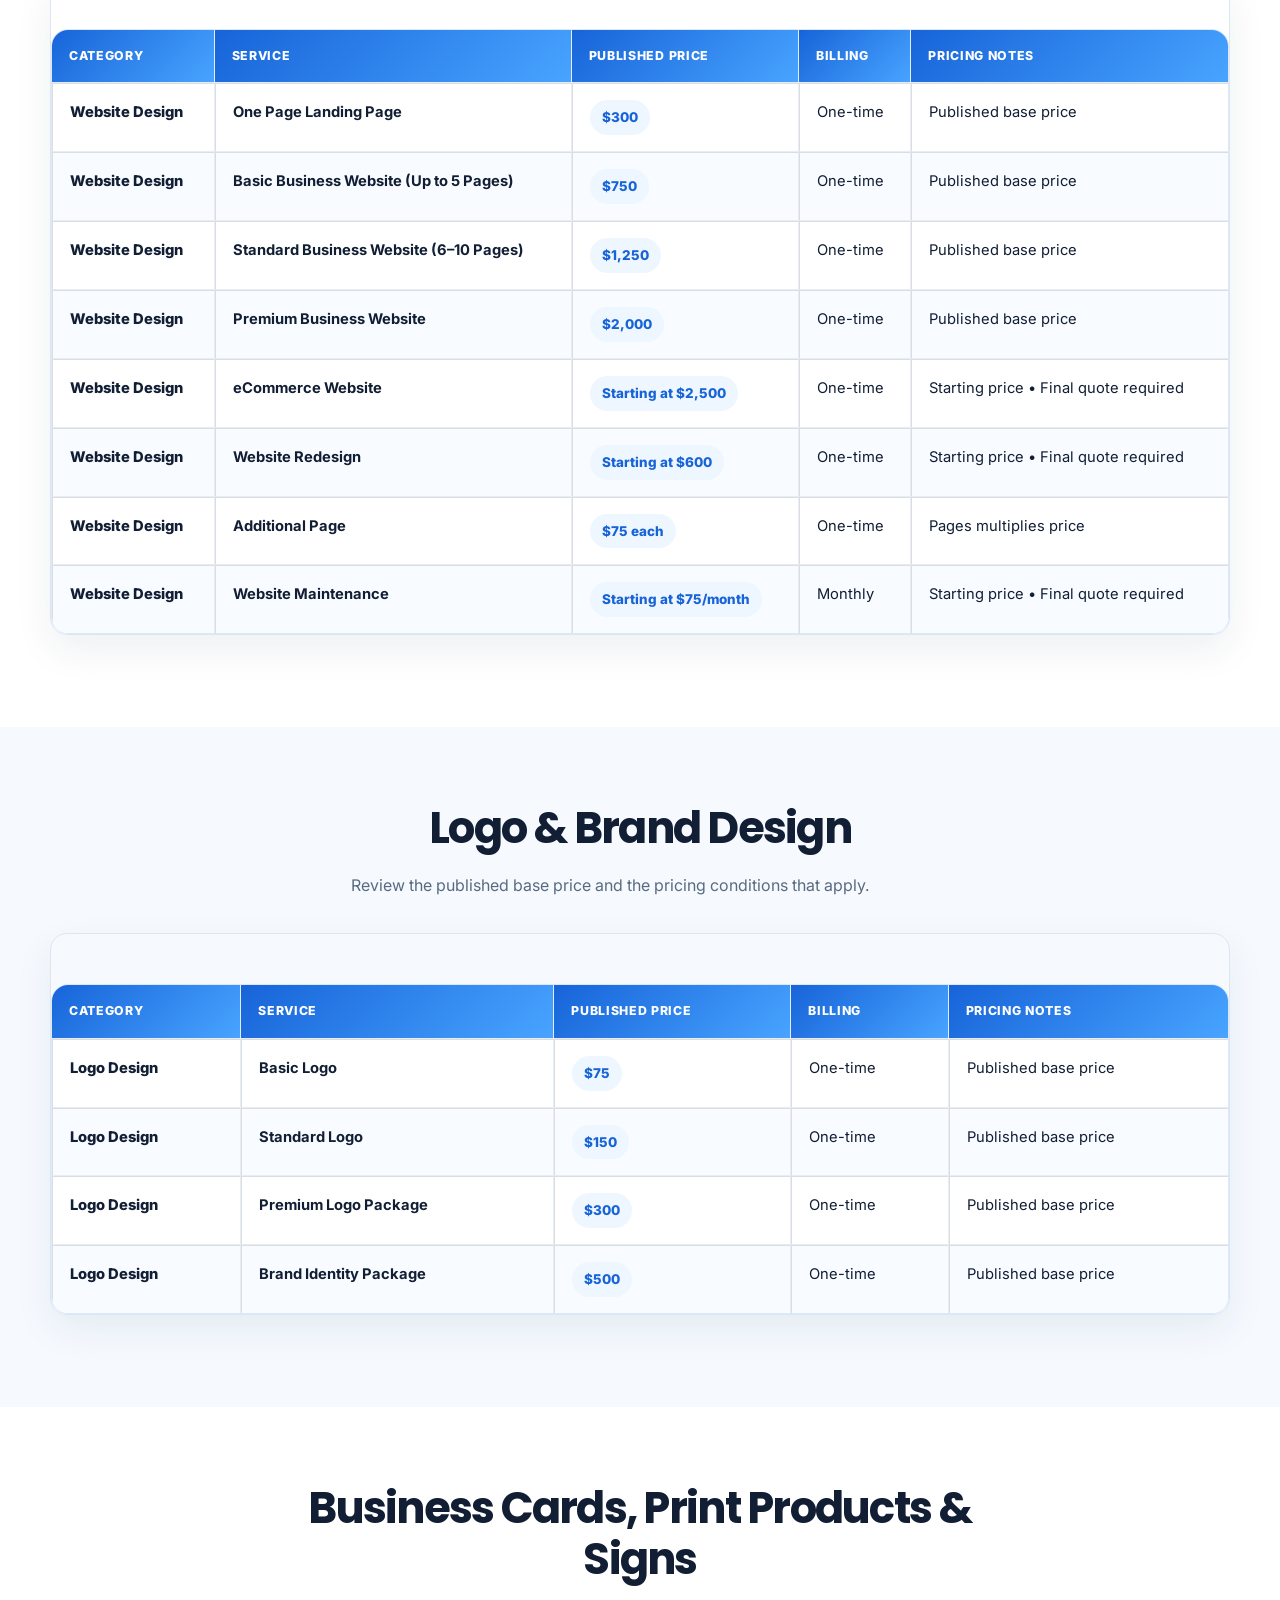
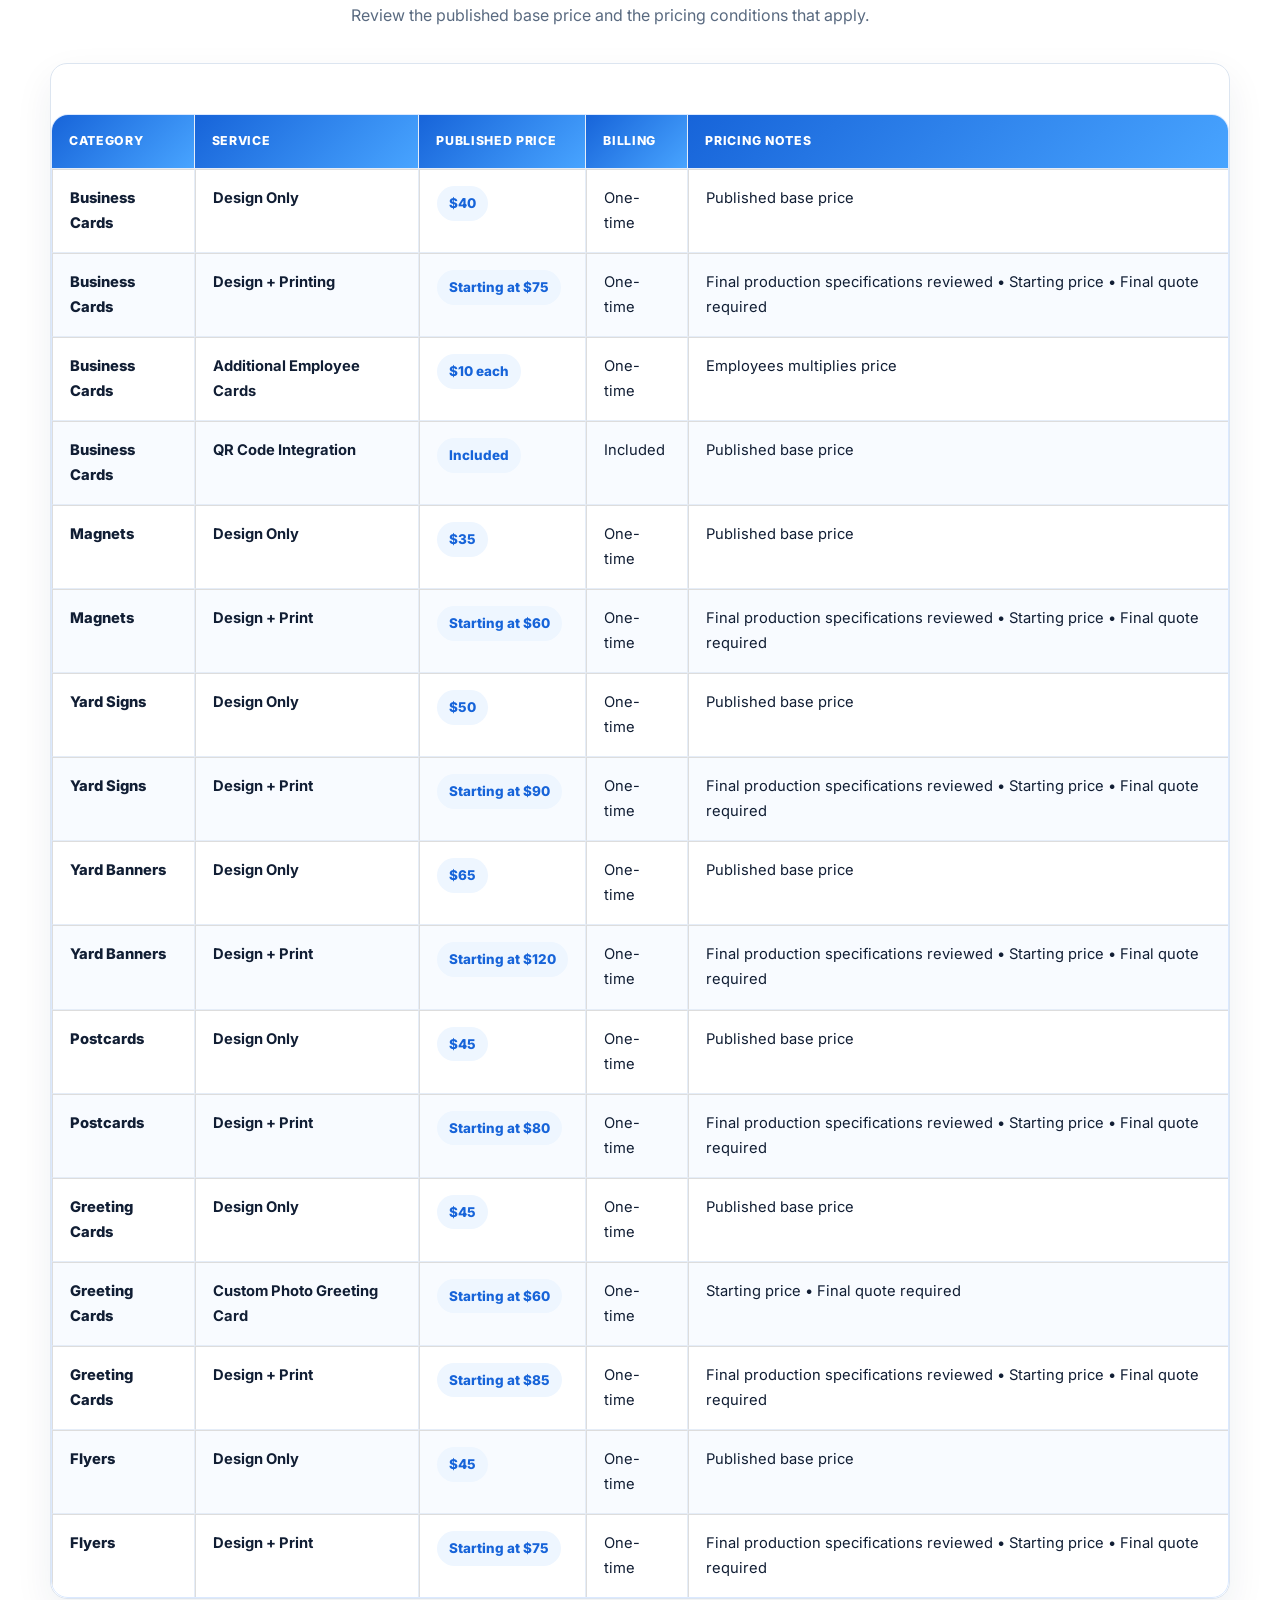
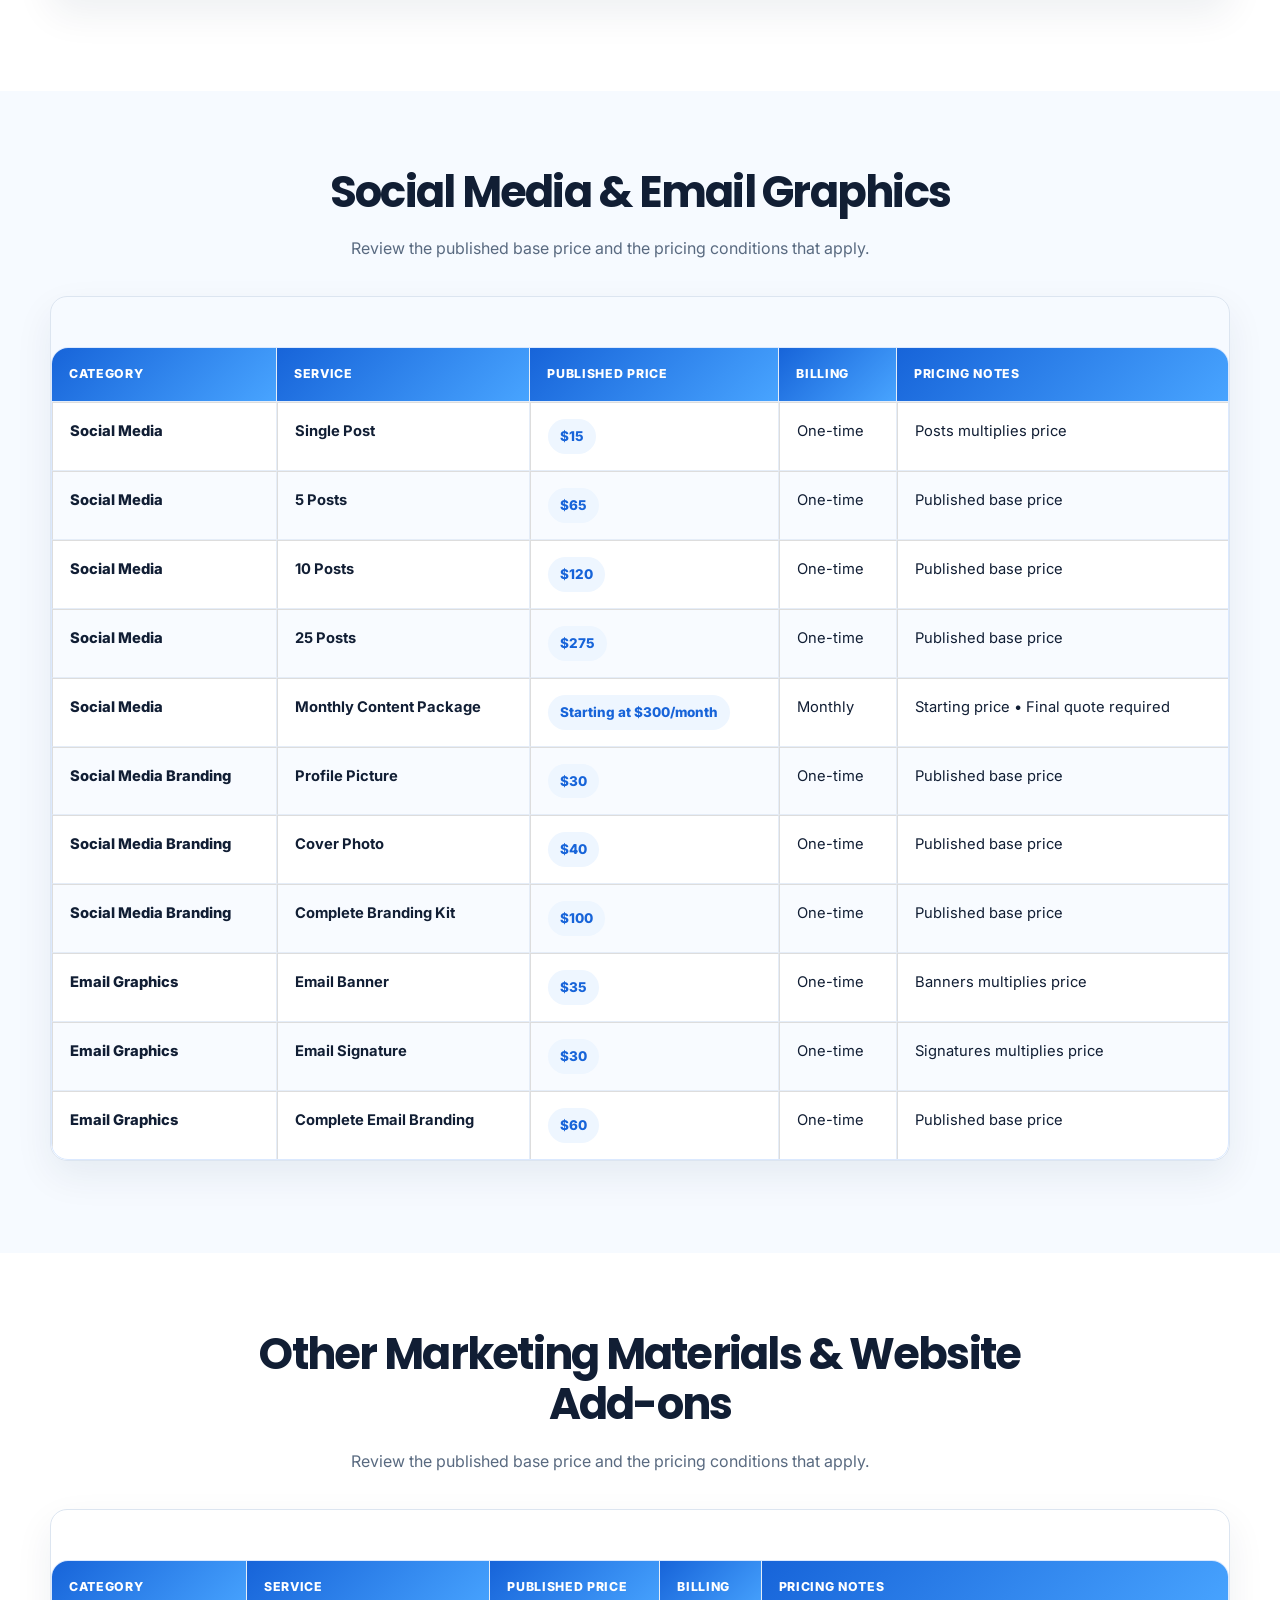
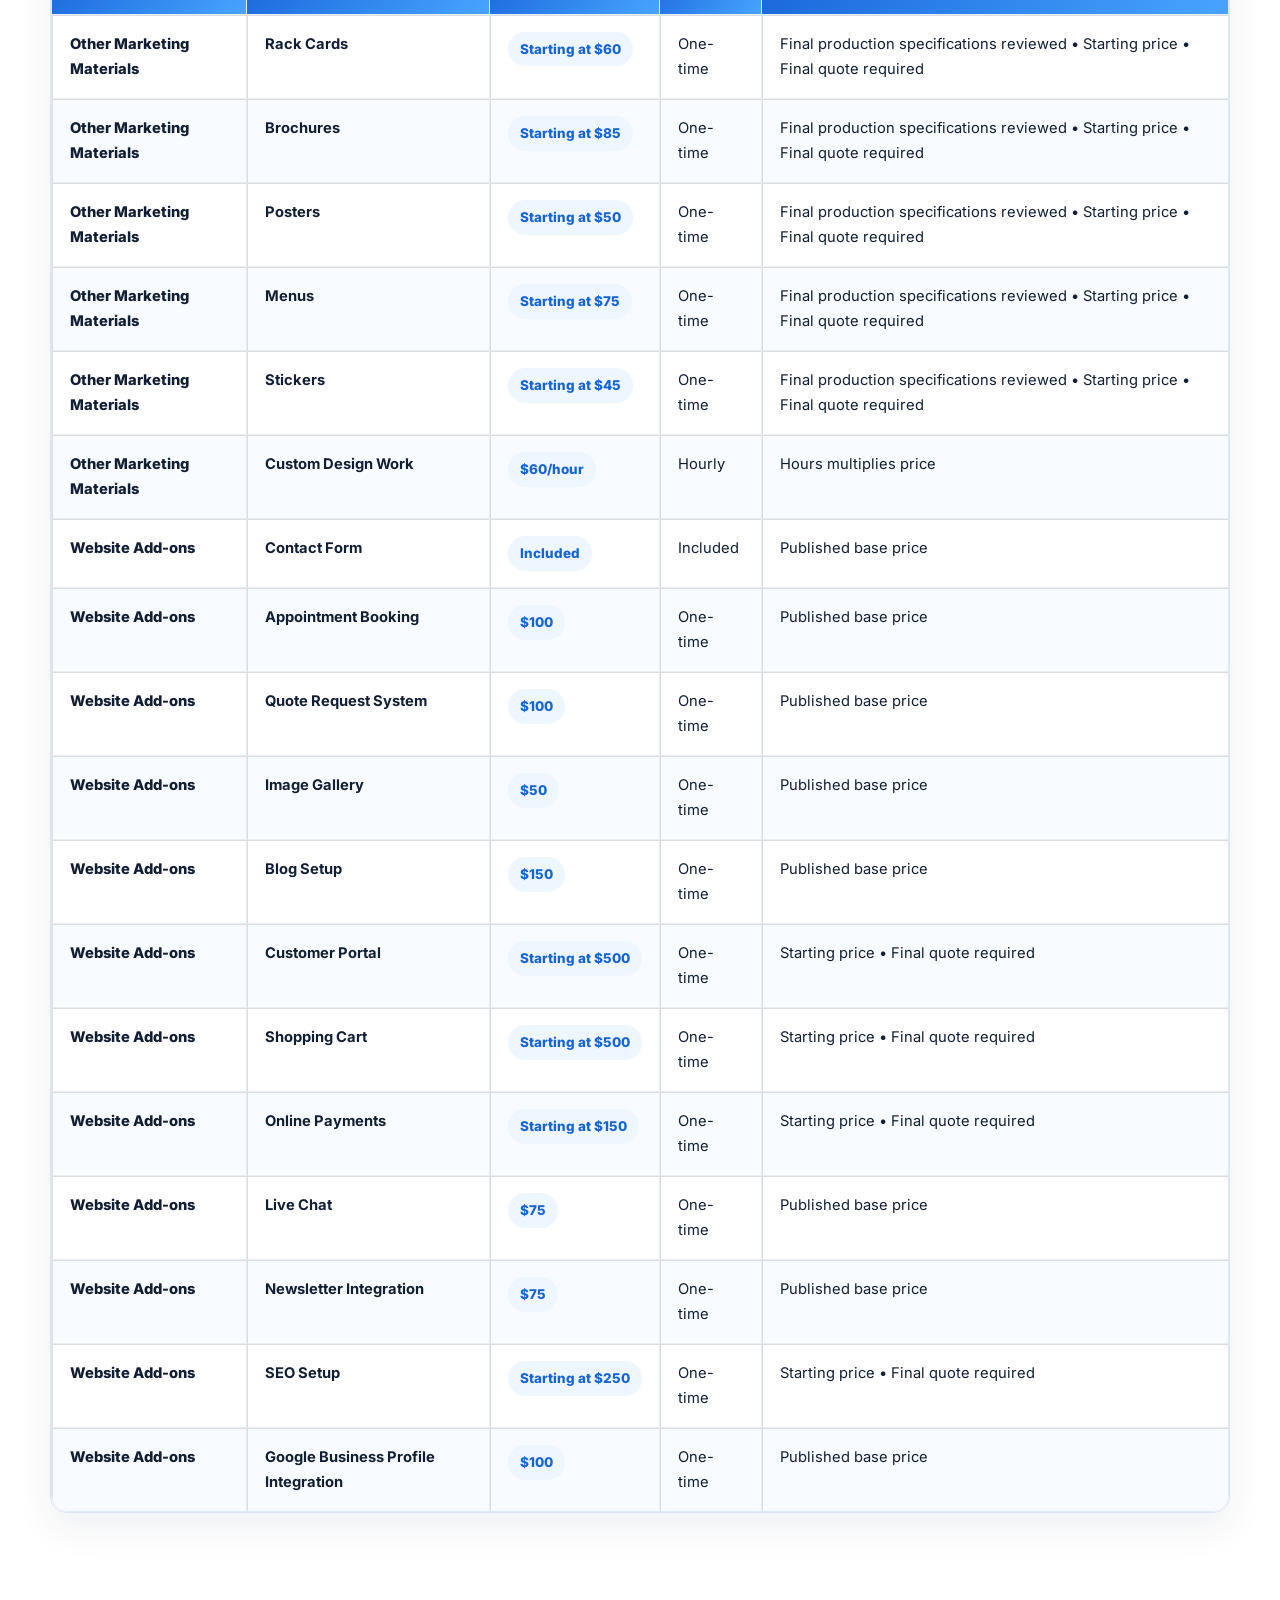
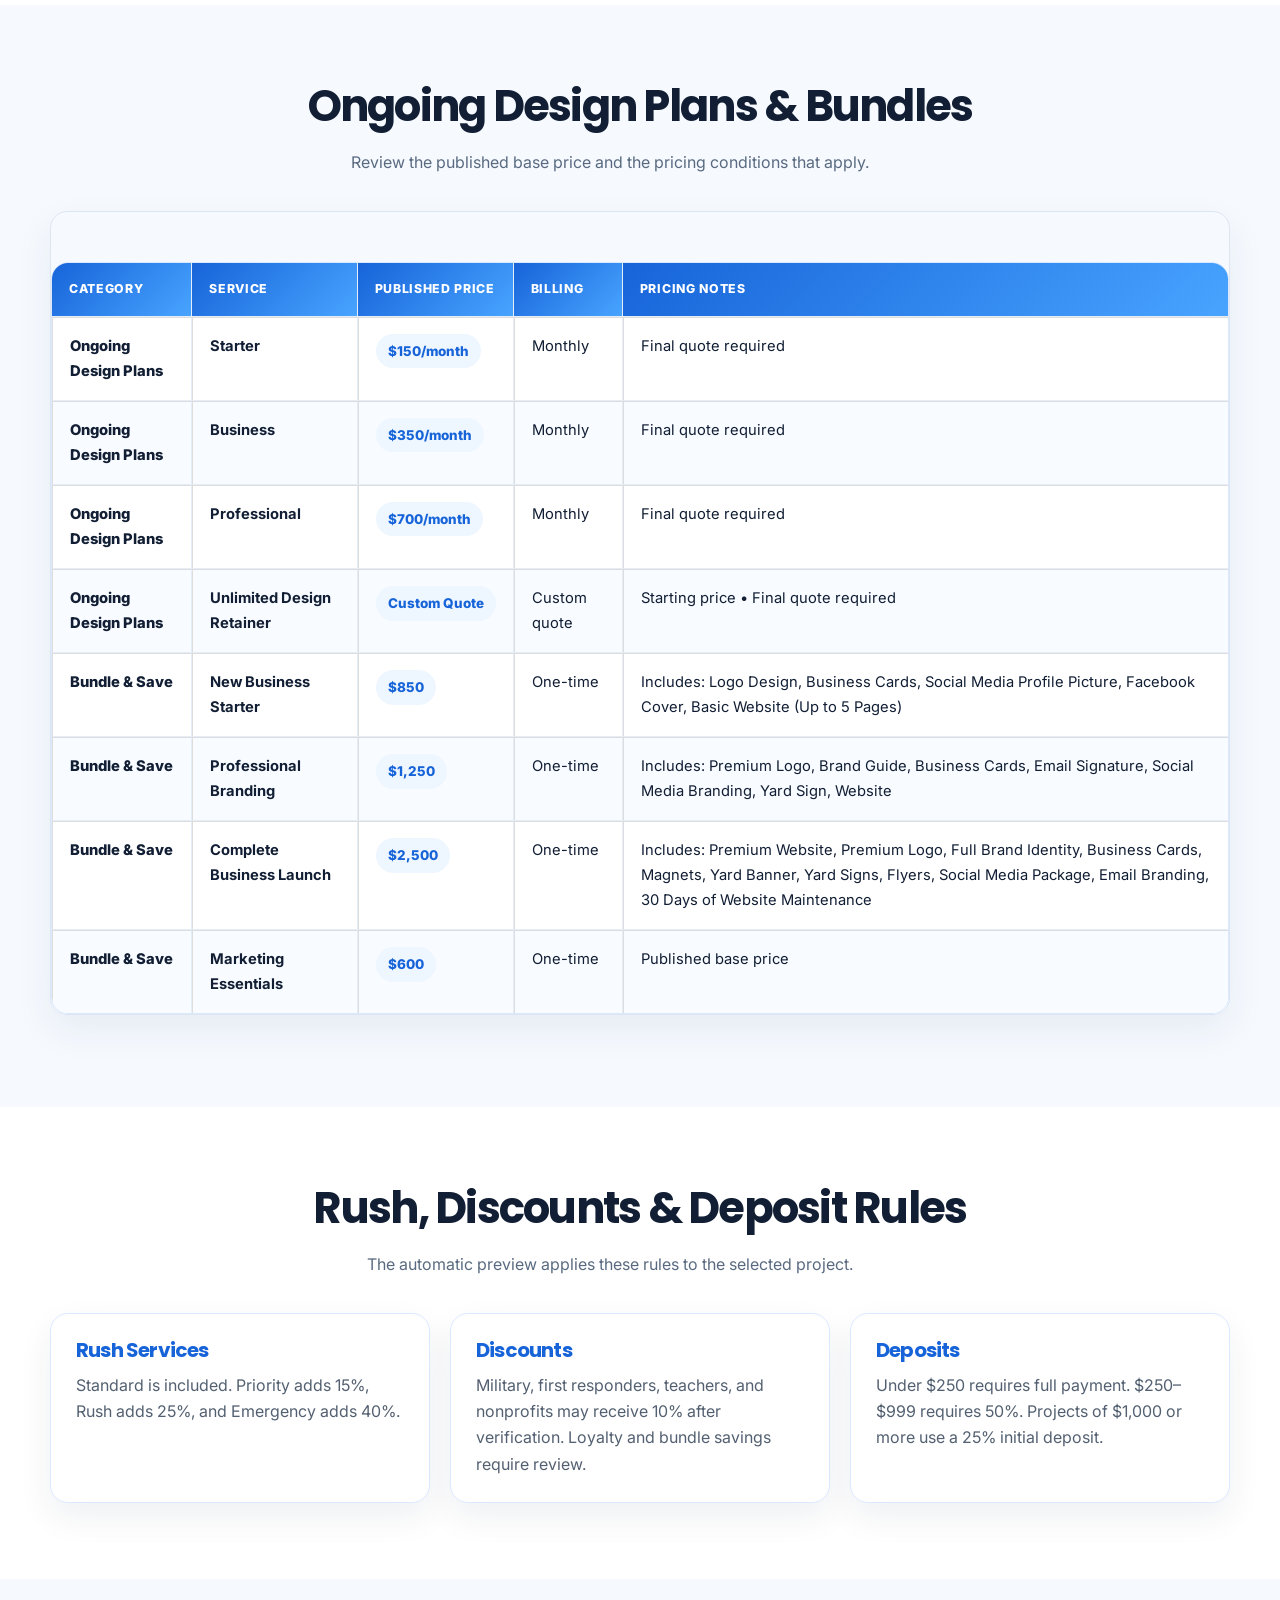
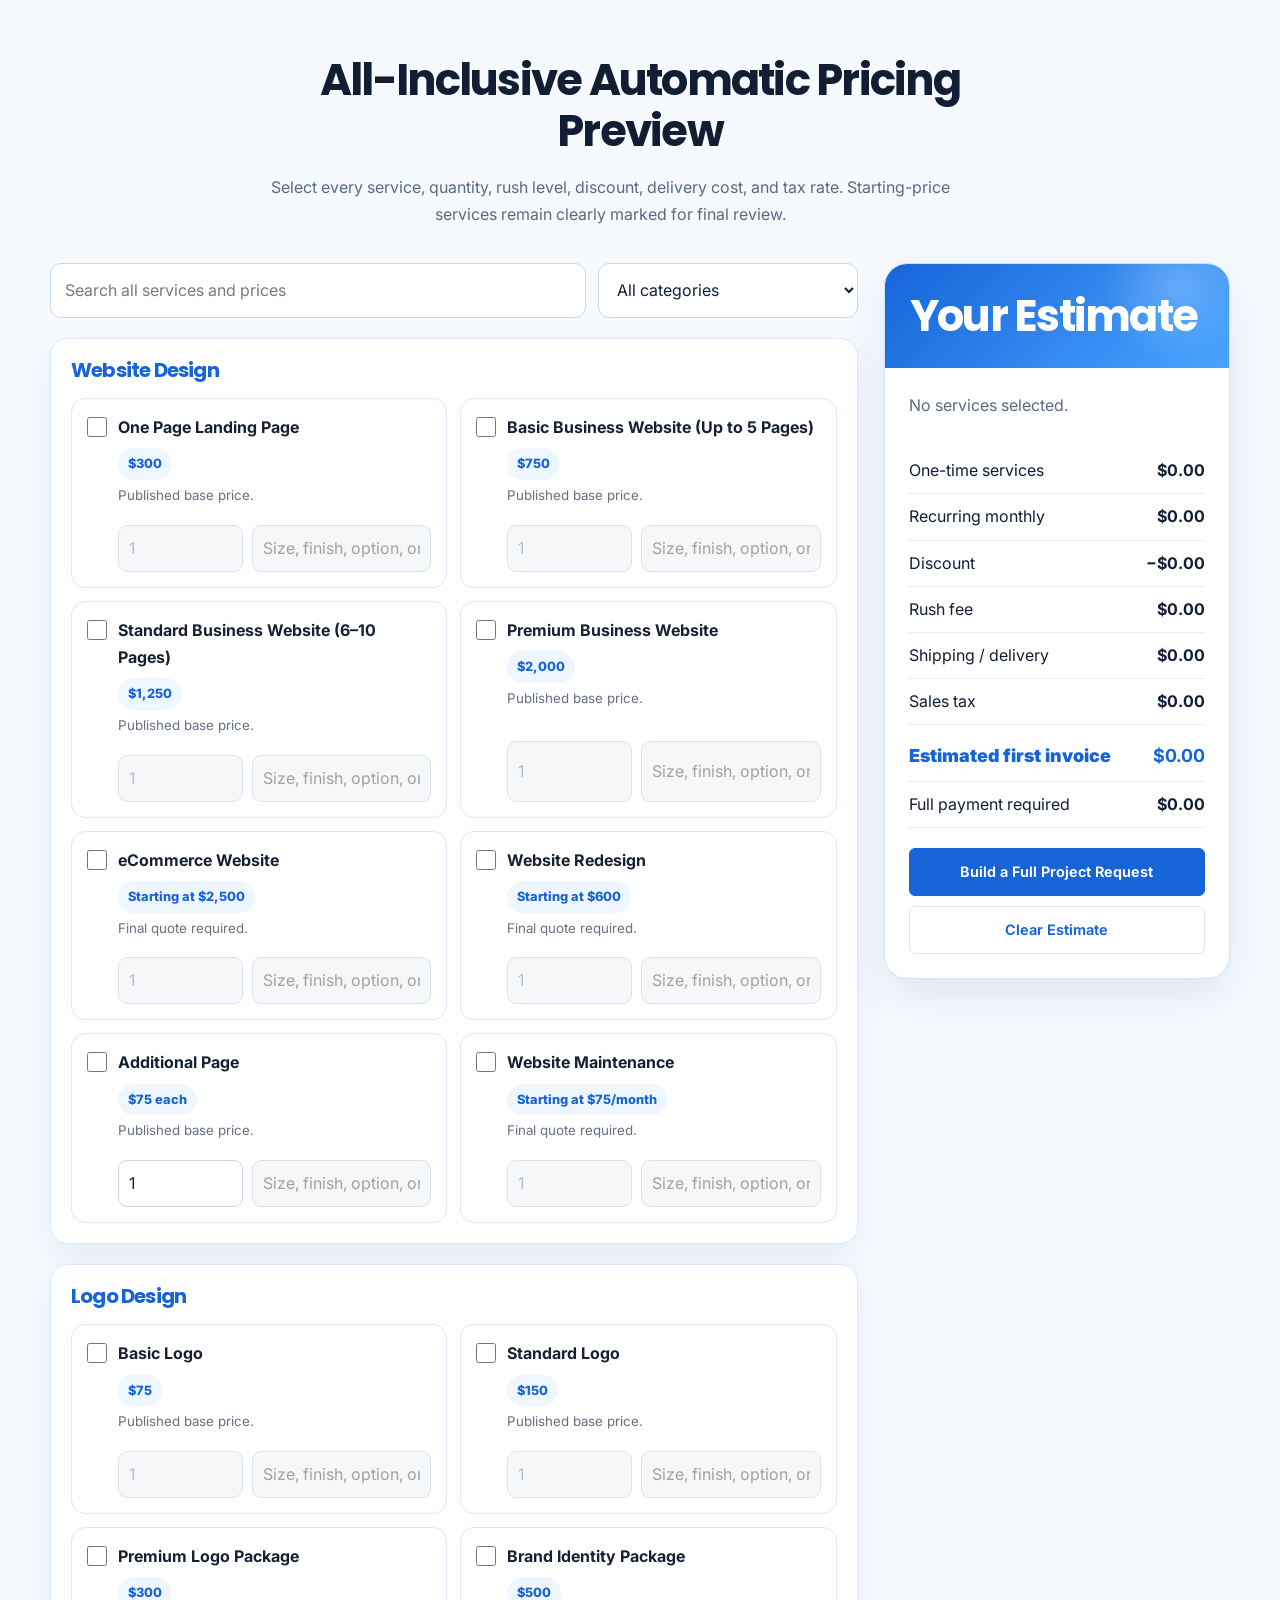
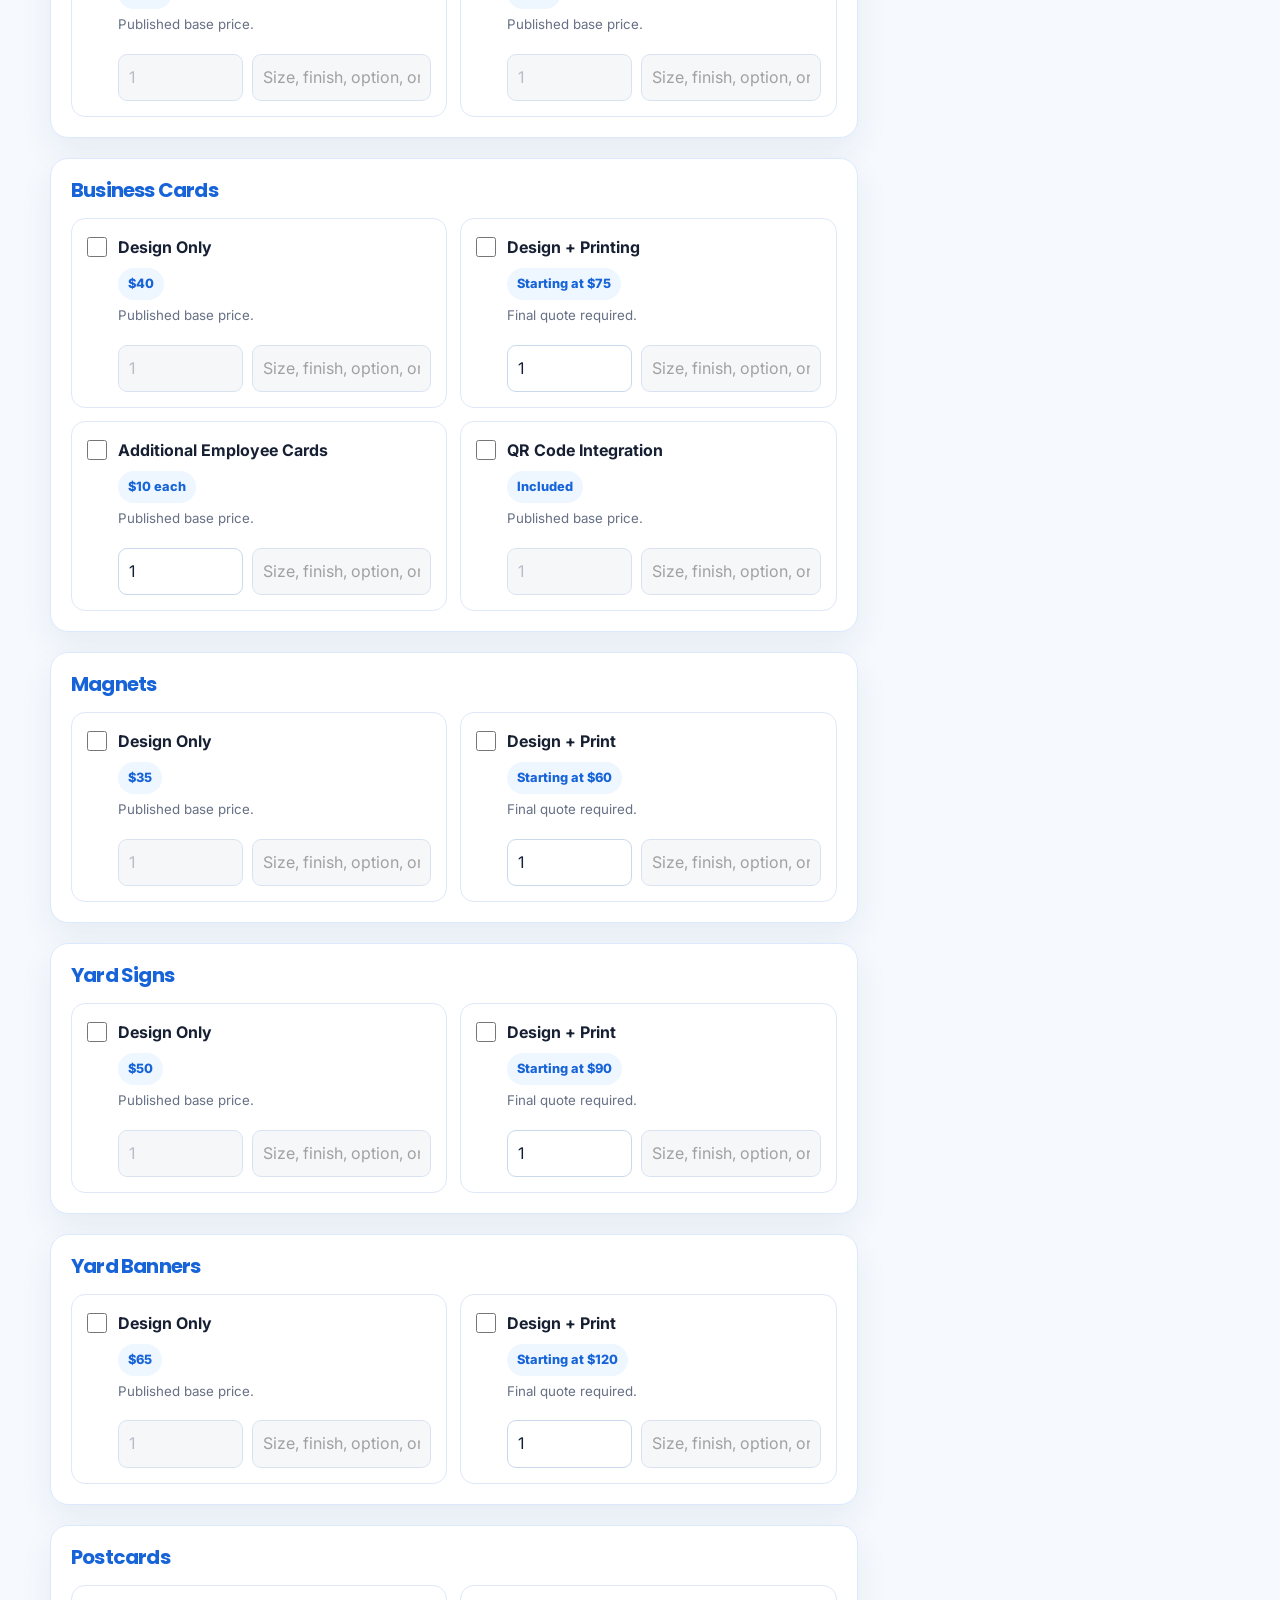
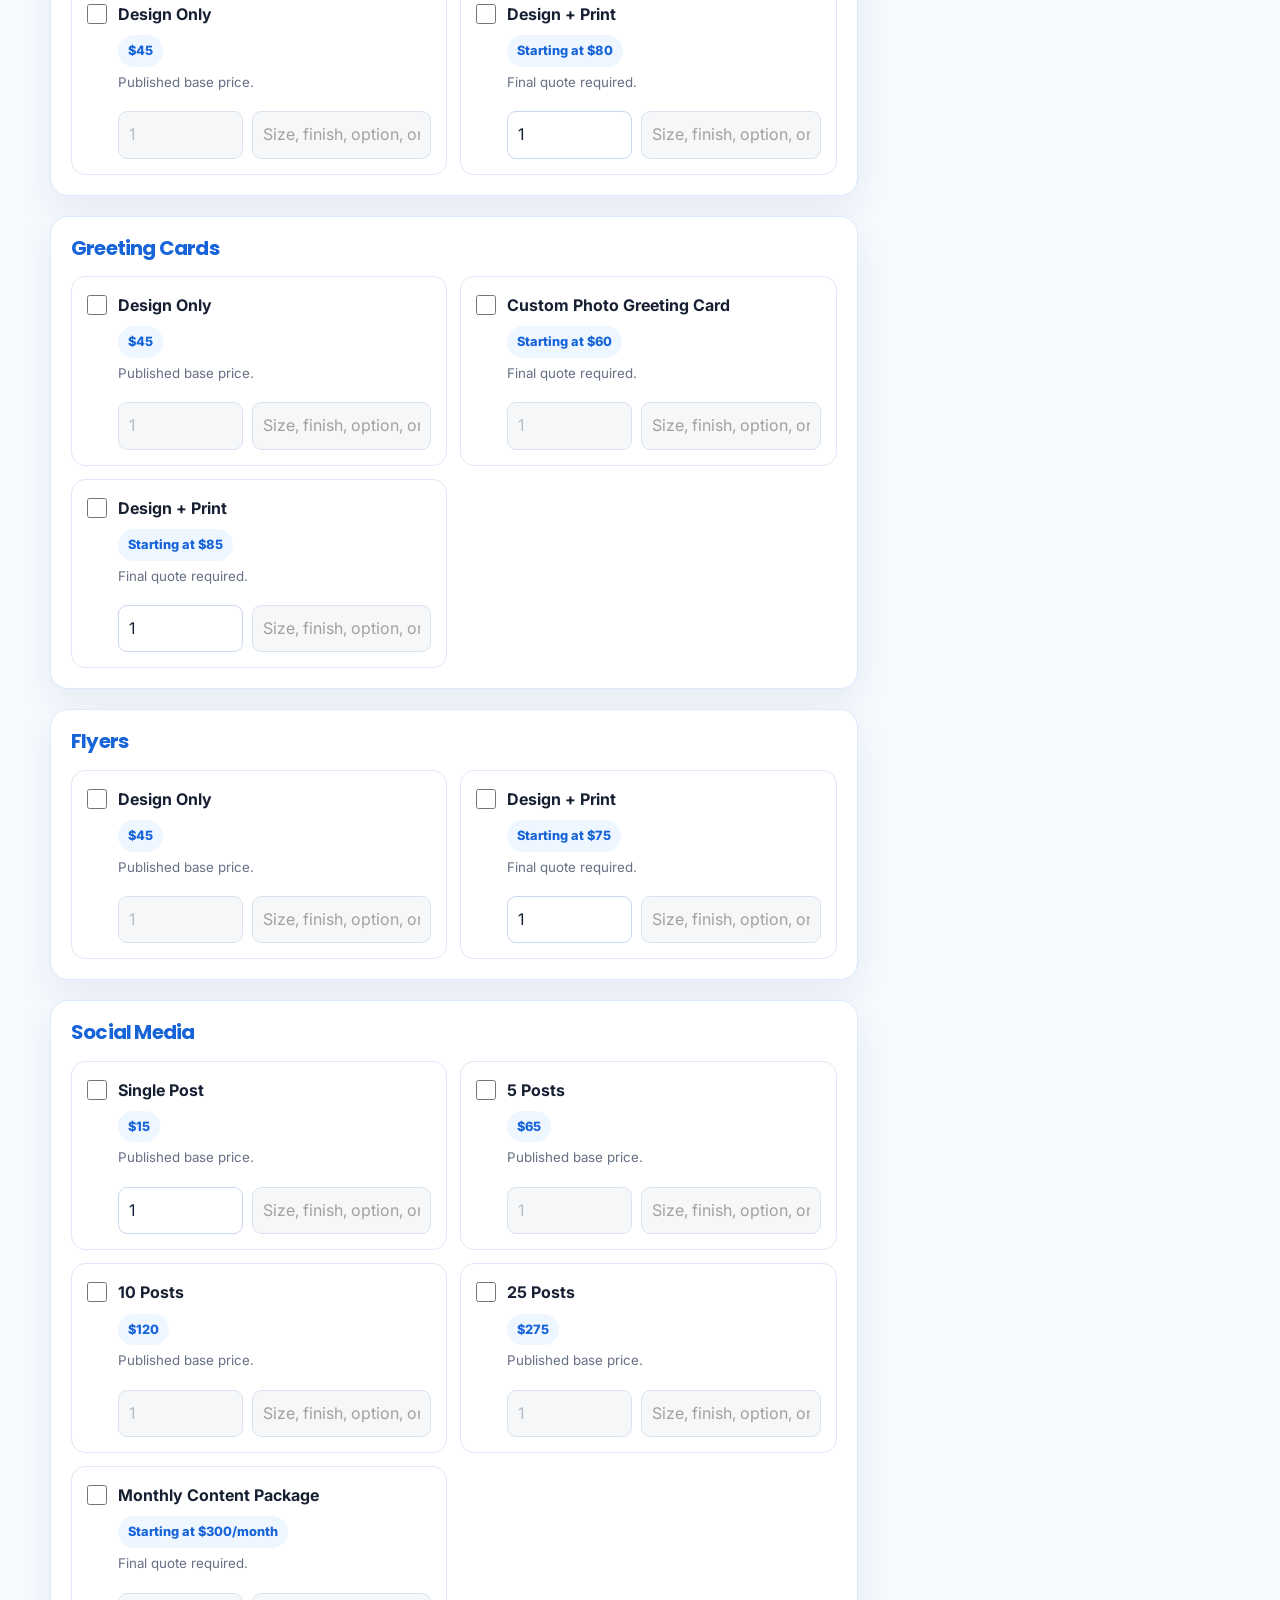
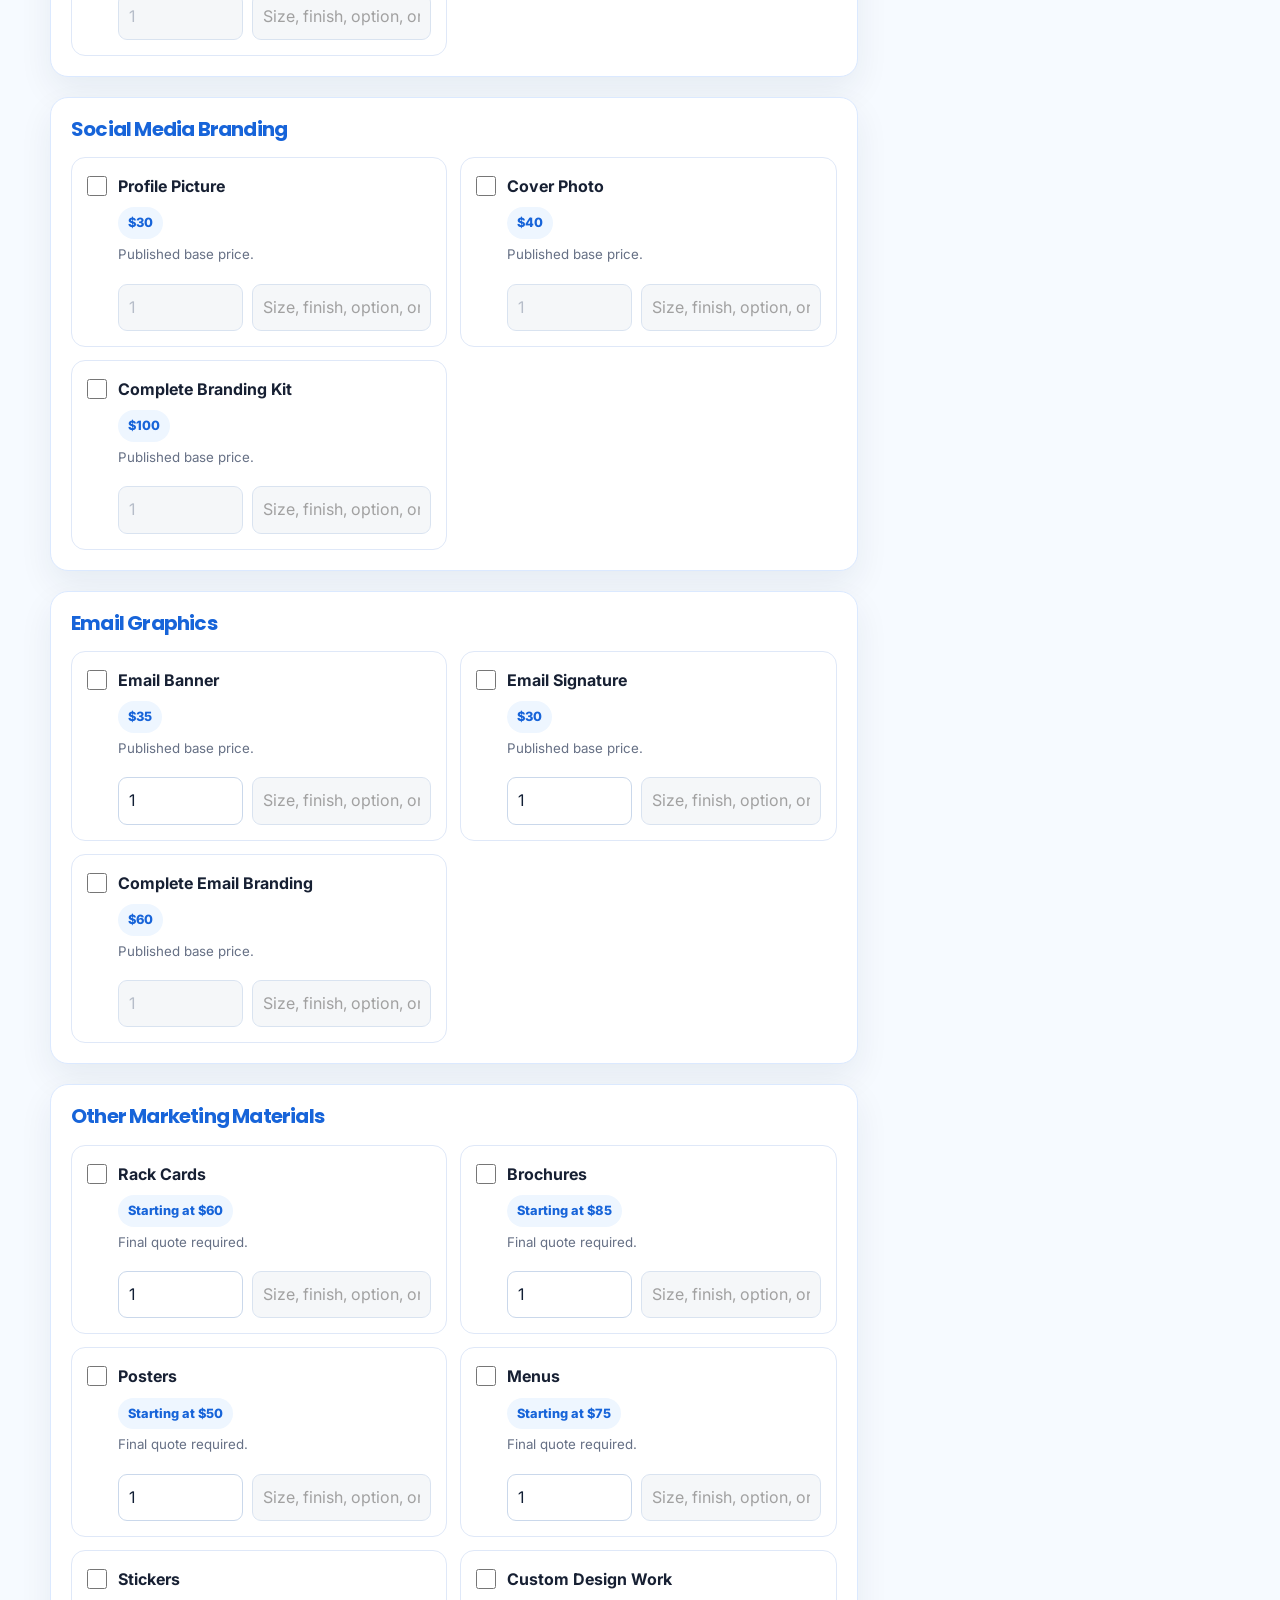
<file: pricing-table.html>
<!DOCTYPE html>

<html lang="en">
<head>
<meta charset="utf-8"/>
<meta content="width=device-width, initial-scale=1" name="viewport"/>
<!-- Early resource downloads; styles apply normally and scripts execute in order. -->
<link rel="preload" as="style" href="https://fonts.googleapis.com/css2?family=Inter:wght@300;400;500;600;700&amp;family=Poppins:wght@400;600;700;800&amp;display=swap"/>
<link rel="preload" as="style" href="CSS/site.css?v=29c79e805c43"/>
<link rel="preload" as="style" href="CSS/pages/pricing-table.css?v=b864adb8cf92"/>
<link rel="preload" as="script" href="JS/pricing-engine.js?v=9e43ff310369"/>
<link rel="preload" as="script" href="JS/refinement.js?v=ea9358e19d00"/>
<link rel="preload" as="script" href="JS/page-utilities.js?v=8e291ccedb07"/>
<link rel="preload" as="script" href="JS/pricing-table.js?v=1834fabc20a1"/>









<meta content="#1F73E8" name="theme-color"/>
<link href="https://fonts.googleapis.com" rel="preconnect"/>
<link crossorigin="" href="https://fonts.gstatic.com" rel="preconnect"/>
<link href="https://fonts.googleapis.com/css2?family=Inter:wght@300;400;500;600;700&amp;family=Poppins:wght@400;600;700;800&amp;display=swap" rel="stylesheet"/>






<title>Custom Design Estimates &amp; Pricing | The Creative Studio</title><meta content="Review design pricing and estimate options for your next website, branding or print project. Confirm services and scope with The Creative Studio." name="description"/><meta content="index, follow, max-image-preview:large" name="robots"/><link href="https://www.the-creative-studio.com/pricing-table.html" rel="canonical"/><meta content="website" property="og:type"/><meta content="Custom Design Estimates &amp; Pricing | The Creative Studio" property="og:title"/><meta content="Review design pricing and estimate options for your next website, branding or print project. Confirm services and scope with The Creative Studio." property="og:description"/><meta content="https://www.the-creative-studio.com/pricing-table.html" property="og:url"/><meta content="The Creative Studio" property="og:site_name"/><meta content="https://www.the-creative-studio.com/logo.png" property="og:image"/><meta content="The Creative Studio logo" property="og:image:alt"/><meta content="summary" name="twitter:card"/><meta content="Custom Design Estimates &amp; Pricing | The Creative Studio" name="twitter:title"/><meta content="Review design pricing and estimate options for your next website, branding or print project. Confirm services and scope with The Creative Studio." name="twitter:description"/><meta content="https://www.the-creative-studio.com/logo.png" name="twitter:image"/><link href="assets/logo.webp" rel="icon" type="image/webp"/><script type="application/ld+json">{"@context": "https://schema.org", "@type": "WebPage", "name": "Custom Design Estimates & Pricing | The Creative Studio", "description": "Review design pricing and estimate options for your next website, branding or print project. Confirm services and scope with The Creative Studio.", "url": "https://www.the-creative-studio.com/pricing-table.html", "isPartOf": {"@id": "https://www.the-creative-studio.com/#website"}}</script><link href="CSS/site.css?v=29c79e805c43" rel="stylesheet"/><link href="CSS/pages/pricing-table.css?v=b864adb8cf92" rel="stylesheet"/>



<script defer src="JS/pricing-engine.js?v=9e43ff310369"></script>
<script defer src="JS/refinement.js?v=ea9358e19d00"></script>
<script defer src="JS/page-utilities.js?v=8e291ccedb07"></script>
<script defer src="JS/pricing-table.js?v=1834fabc20a1"></script>
<link rel="preload" as="script" href="JS/language-toggle.js?v=1"/><script defer src="JS/language-toggle.js?v=1"></script>
<link rel="preload" as="script" href="JS/analytics.js?v=1"/><script defer src="JS/analytics.js?v=1"></script><link rel="preload" as="script" href="JS/analytics-config.js?v=1"/><script defer src="JS/analytics-config.js?v=1"></script><link rel="preload" as="script" href="JS/google-analytics.js?v=1"/><script defer src="JS/google-analytics.js?v=1"></script></head>
<body class="tcs-interior">
<noscript>
<div class="pricing-note">
      JavaScript is required for the automatic pricing preview. All published pricing tables remain available.
    </div>
</noscript>
<header class="tcs-header"><div class="tcs-pay-ribbon" role="region" aria-label="Secure payment"><a href="https://square.link/u/2D9QuZ8g" rel="noopener noreferrer" target="_blank"><span class="tcs-pay-label">Pay Now</span><span class="tcs-pay-note">Secure Square payment</span><span aria-hidden="true">→</span></a></div><nav aria-label="Main navigation" class="tcs-nav"><a class="tcs-brand" href="index.html"><img alt="The Creative Studio logo" decoding="async" height="64" loading="eager" src="assets/logo.webp" width="64"/><span><strong>The Creative Studio</strong><small>BRANDING · WEB · PRINT</small></span></a><button aria-controls="tcs-navigation" aria-expanded="false" class="tcs-menu" type="button">Menu</button><ul class="tcs-links" id="tcs-navigation"><li><a href="index.html">Home</a></li><li><a href="services.html">Services</a><ul aria-label="Design services" class="tcs-submenu"><li><a href="order.html?service=website">Website Design</a></li><li><a href="order.html?service=logo">Logo Design</a></li><li><a href="order.html?service=businesscards">Business Cards</a></li><li><a href="order.html?service=magnets">Vehicle Magnets</a></li><li><a href="order.html?service=yardsigns">Yard Signs</a></li><li><a href="order.html?service=yardbanners">Banners</a></li><li><a href="order.html?service=postcards">Postcards</a></li><li><a href="order.html?service=social">Social Media Graphics</a></li><li><a href="order.html?service=email">Email Banners</a></li></ul></li><li><a href="portfolio.html">Portfolio</a></li><li><a aria-current="page" href="pricing.html">Pricing</a></li><li><a class="tcs-start tcs-project-shimmer" href="order.html">Start Your Project</a></li><li><a href="contact.html">Contact</a></li><li><a href="policies.html">Policies</a></li></ul></nav></header>
<main>
<section id="pricing-hero">
<div class="container">
<h1>Complete Creative Studio Pricing</h1>
<p>Review every published service price, compare the pricing conditions, and build a complete project estimate using the same polished design as the original pricing page.</p>
<div class="hero-buttons">
<a class="btn primary" href="#automatic-pricing-preview">Build Your Estimate</a>
<a class="btn secondary tcs-project-shimmer" href="order.html">Start Your Project</a>
<a class="btn secondary" href="contact.html">Ask a Question</a>
</div>
</div>
</section>
<section class="section" id="pricing-packages">
<div class="container">
<div class="section-title">
<h2>Service Pricing Categories</h2>
<p>Choose a category below, then review the complete tables and automatic preview.</p>
</div>
<div class="pricing-grid">
<article class="pricing-card">
<div class="pricing-card-header">
<h2>Website &amp; Digital</h2>
<div class="price">$300<small>starting price</small></div>
</div>
<div class="pricing-card-body">
<ul>
<li>Landing pages and business websites</li>
<li>Website redesign and maintenance</li>
<li>Customer portals and shopping carts</li>
<li>Online payments, booking, SEO, and integrations</li>
</ul>
<a class="btn primary" href="#website-design">View Website Pricing</a>
</div>
</article>
<article class="pricing-card featured-plan">
<span class="popular">Popular</span>
<div class="pricing-card-header">
<h2>Branding &amp; Marketing</h2>
<div class="price">$15<small>starting price</small></div>
</div>
<div class="pricing-card-body">
<ul>
<li>Logo and identity packages</li>
<li>Social media and email graphics</li>
<li>Business cards and promotional materials</li>
<li>Monthly content and design plans</li>
</ul>
<a class="btn primary" href="#logo-brand-design">View Branding Pricing</a>
</div>
</article>
<article class="pricing-card">
<div class="pricing-card-header">
<h2>Print, Signs &amp; Products</h2>
<div class="price">$35<small>starting price</small></div>
</div>
<div class="pricing-card-body">
<ul>
<li>Business cards, postcards, and greeting cards</li>
<li>Yard signs, banners, and magnets</li>
<li>Flyers, brochures, rack cards, menus, and posters</li>
<li>Production, delivery, and rush options</li>
</ul>
<a class="btn primary" href="#business-cards-print-products-signs">View Print Pricing</a>
</div>
</article>
</div>
</div>
</section>
<section class="section pricing-table-section">
<div class="container">
<div class="section-title">
<h2 id="website-design">Website Design</h2>
<p>Review the published base price and the pricing conditions that apply.</p>
</div>
<div aria-label="Website Design pricing table" class="pricing-table-scroll" role="region" tabindex="0">
<table class="quantity-table pricing-detail-table">
<thead>
<tr>
<th>Category</th>
<th>Service</th>
<th>Published Price</th>
<th>Billing</th>
<th>Pricing Notes</th>
</tr>
</thead>
<tbody>
<tr>
<td>Website Design</td>
<td><strong>One Page Landing Page</strong></td>
<td><span class="table-price">$300</span></td>
<td>One-time</td>
<td>Published base price</td>
</tr>
<tr>
<td>Website Design</td>
<td><strong>Basic Business Website (Up to 5 Pages)</strong></td>
<td><span class="table-price">$750</span></td>
<td>One-time</td>
<td>Published base price</td>
</tr>
<tr>
<td>Website Design</td>
<td><strong>Standard Business Website (6–10 Pages)</strong></td>
<td><span class="table-price">$1,250</span></td>
<td>One-time</td>
<td>Published base price</td>
</tr>
<tr>
<td>Website Design</td>
<td><strong>Premium Business Website</strong></td>
<td><span class="table-price">$2,000</span></td>
<td>One-time</td>
<td>Published base price</td>
</tr>
<tr>
<td>Website Design</td>
<td><strong>eCommerce Website</strong></td>
<td><span class="table-price">Starting at $2,500</span></td>
<td>One-time</td>
<td>Starting price • Final quote required</td>
</tr>
<tr>
<td>Website Design</td>
<td><strong>Website Redesign</strong></td>
<td><span class="table-price">Starting at $600</span></td>
<td>One-time</td>
<td>Starting price • Final quote required</td>
</tr>
<tr>
<td>Website Design</td>
<td><strong>Additional Page</strong></td>
<td><span class="table-price">$75 each</span></td>
<td>One-time</td>
<td>Pages multiplies price</td>
</tr>
<tr>
<td>Website Design</td>
<td><strong>Website Maintenance</strong></td>
<td><span class="table-price">Starting at $75/month</span></td>
<td>Monthly</td>
<td>Starting price • Final quote required</td>
</tr>
</tbody>
</table>
</div>
</div>
</section>
<section class="section pricing-table-section">
<div class="container">
<div class="section-title">
<h2 id="logo-brand-design">Logo &amp; Brand Design</h2>
<p>Review the published base price and the pricing conditions that apply.</p>
</div>
<div aria-label="Logo &amp; Brand Design pricing table" class="pricing-table-scroll" role="region" tabindex="0">
<table class="quantity-table pricing-detail-table">
<thead>
<tr>
<th>Category</th>
<th>Service</th>
<th>Published Price</th>
<th>Billing</th>
<th>Pricing Notes</th>
</tr>
</thead>
<tbody>
<tr>
<td>Logo Design</td>
<td><strong>Basic Logo</strong></td>
<td><span class="table-price">$75</span></td>
<td>One-time</td>
<td>Published base price</td>
</tr>
<tr>
<td>Logo Design</td>
<td><strong>Standard Logo</strong></td>
<td><span class="table-price">$150</span></td>
<td>One-time</td>
<td>Published base price</td>
</tr>
<tr>
<td>Logo Design</td>
<td><strong>Premium Logo Package</strong></td>
<td><span class="table-price">$300</span></td>
<td>One-time</td>
<td>Published base price</td>
</tr>
<tr>
<td>Logo Design</td>
<td><strong>Brand Identity Package</strong></td>
<td><span class="table-price">$500</span></td>
<td>One-time</td>
<td>Published base price</td>
</tr>
</tbody>
</table>
</div>
</div>
</section>
<section class="section pricing-table-section">
<div class="container">
<div class="section-title">
<h2 id="business-cards-print-products-signs">Business Cards, Print Products &amp; Signs</h2>
<p>Review the published base price and the pricing conditions that apply.</p>
</div>
<div aria-label="Business Cards, Print Products &amp; Signs pricing table" class="pricing-table-scroll" role="region" tabindex="0">
<table class="quantity-table pricing-detail-table">
<thead>
<tr>
<th>Category</th>
<th>Service</th>
<th>Published Price</th>
<th>Billing</th>
<th>Pricing Notes</th>
</tr>
</thead>
<tbody>
<tr>
<td>Business Cards</td>
<td><strong>Design Only</strong></td>
<td><span class="table-price">$40</span></td>
<td>One-time</td>
<td>Published base price</td>
</tr>
<tr>
<td>Business Cards</td>
<td><strong>Design + Printing</strong></td>
<td><span class="table-price">Starting at $75</span></td>
<td>One-time</td>
<td>Final production specifications reviewed • Starting price • Final quote required</td>
</tr>
<tr>
<td>Business Cards</td>
<td><strong>Additional Employee Cards</strong></td>
<td><span class="table-price">$10 each</span></td>
<td>One-time</td>
<td>Employees multiplies price</td>
</tr>
<tr>
<td>Business Cards</td>
<td><strong>QR Code Integration</strong></td>
<td><span class="table-price">Included</span></td>
<td>Included</td>
<td>Published base price</td>
</tr>
<tr>
<td>Magnets</td>
<td><strong>Design Only</strong></td>
<td><span class="table-price">$35</span></td>
<td>One-time</td>
<td>Published base price</td>
</tr>
<tr>
<td>Magnets</td>
<td><strong>Design + Print</strong></td>
<td><span class="table-price">Starting at $60</span></td>
<td>One-time</td>
<td>Final production specifications reviewed • Starting price • Final quote required</td>
</tr>
<tr>
<td>Yard Signs</td>
<td><strong>Design Only</strong></td>
<td><span class="table-price">$50</span></td>
<td>One-time</td>
<td>Published base price</td>
</tr>
<tr>
<td>Yard Signs</td>
<td><strong>Design + Print</strong></td>
<td><span class="table-price">Starting at $90</span></td>
<td>One-time</td>
<td>Final production specifications reviewed • Starting price • Final quote required</td>
</tr>
<tr>
<td>Yard Banners</td>
<td><strong>Design Only</strong></td>
<td><span class="table-price">$65</span></td>
<td>One-time</td>
<td>Published base price</td>
</tr>
<tr>
<td>Yard Banners</td>
<td><strong>Design + Print</strong></td>
<td><span class="table-price">Starting at $120</span></td>
<td>One-time</td>
<td>Final production specifications reviewed • Starting price • Final quote required</td>
</tr>
<tr>
<td>Postcards</td>
<td><strong>Design Only</strong></td>
<td><span class="table-price">$45</span></td>
<td>One-time</td>
<td>Published base price</td>
</tr>
<tr>
<td>Postcards</td>
<td><strong>Design + Print</strong></td>
<td><span class="table-price">Starting at $80</span></td>
<td>One-time</td>
<td>Final production specifications reviewed • Starting price • Final quote required</td>
</tr>
<tr>
<td>Greeting Cards</td>
<td><strong>Design Only</strong></td>
<td><span class="table-price">$45</span></td>
<td>One-time</td>
<td>Published base price</td>
</tr>
<tr>
<td>Greeting Cards</td>
<td><strong>Custom Photo Greeting Card</strong></td>
<td><span class="table-price">Starting at $60</span></td>
<td>One-time</td>
<td>Starting price • Final quote required</td>
</tr>
<tr>
<td>Greeting Cards</td>
<td><strong>Design + Print</strong></td>
<td><span class="table-price">Starting at $85</span></td>
<td>One-time</td>
<td>Final production specifications reviewed • Starting price • Final quote required</td>
</tr>
<tr>
<td>Flyers</td>
<td><strong>Design Only</strong></td>
<td><span class="table-price">$45</span></td>
<td>One-time</td>
<td>Published base price</td>
</tr>
<tr>
<td>Flyers</td>
<td><strong>Design + Print</strong></td>
<td><span class="table-price">Starting at $75</span></td>
<td>One-time</td>
<td>Final production specifications reviewed • Starting price • Final quote required</td>
</tr>
</tbody>
</table>
</div>
</div>
</section>
<section class="section pricing-table-section">
<div class="container">
<div class="section-title">
<h2>Social Media &amp; Email Graphics</h2>
<p>Review the published base price and the pricing conditions that apply.</p>
</div>
<div aria-label="Social Media &amp; Email Graphics pricing table" class="pricing-table-scroll" role="region" tabindex="0">
<table class="quantity-table pricing-detail-table">
<thead>
<tr>
<th>Category</th>
<th>Service</th>
<th>Published Price</th>
<th>Billing</th>
<th>Pricing Notes</th>
</tr>
</thead>
<tbody>
<tr>
<td>Social Media</td>
<td><strong>Single Post</strong></td>
<td><span class="table-price">$15</span></td>
<td>One-time</td>
<td>Posts multiplies price</td>
</tr>
<tr>
<td>Social Media</td>
<td><strong>5 Posts</strong></td>
<td><span class="table-price">$65</span></td>
<td>One-time</td>
<td>Published base price</td>
</tr>
<tr>
<td>Social Media</td>
<td><strong>10 Posts</strong></td>
<td><span class="table-price">$120</span></td>
<td>One-time</td>
<td>Published base price</td>
</tr>
<tr>
<td>Social Media</td>
<td><strong>25 Posts</strong></td>
<td><span class="table-price">$275</span></td>
<td>One-time</td>
<td>Published base price</td>
</tr>
<tr>
<td>Social Media</td>
<td><strong>Monthly Content Package</strong></td>
<td><span class="table-price">Starting at $300/month</span></td>
<td>Monthly</td>
<td>Starting price • Final quote required</td>
</tr>
<tr>
<td>Social Media Branding</td>
<td><strong>Profile Picture</strong></td>
<td><span class="table-price">$30</span></td>
<td>One-time</td>
<td>Published base price</td>
</tr>
<tr>
<td>Social Media Branding</td>
<td><strong>Cover Photo</strong></td>
<td><span class="table-price">$40</span></td>
<td>One-time</td>
<td>Published base price</td>
</tr>
<tr>
<td>Social Media Branding</td>
<td><strong>Complete Branding Kit</strong></td>
<td><span class="table-price">$100</span></td>
<td>One-time</td>
<td>Published base price</td>
</tr>
<tr>
<td>Email Graphics</td>
<td><strong>Email Banner</strong></td>
<td><span class="table-price">$35</span></td>
<td>One-time</td>
<td>Banners multiplies price</td>
</tr>
<tr>
<td>Email Graphics</td>
<td><strong>Email Signature</strong></td>
<td><span class="table-price">$30</span></td>
<td>One-time</td>
<td>Signatures multiplies price</td>
</tr>
<tr>
<td>Email Graphics</td>
<td><strong>Complete Email Branding</strong></td>
<td><span class="table-price">$60</span></td>
<td>One-time</td>
<td>Published base price</td>
</tr>
</tbody>
</table>
</div>
</div>
</section>
<section class="section pricing-table-section">
<div class="container">
<div class="section-title">
<h2>Other Marketing Materials &amp; Website Add-ons</h2>
<p>Review the published base price and the pricing conditions that apply.</p>
</div>
<div aria-label="Other Marketing Materials &amp; Website Add-ons pricing table" class="pricing-table-scroll" role="region" tabindex="0">
<table class="quantity-table pricing-detail-table">
<thead>
<tr>
<th>Category</th>
<th>Service</th>
<th>Published Price</th>
<th>Billing</th>
<th>Pricing Notes</th>
</tr>
</thead>
<tbody>
<tr>
<td>Other Marketing Materials</td>
<td><strong>Rack Cards</strong></td>
<td><span class="table-price">Starting at $60</span></td>
<td>One-time</td>
<td>Final production specifications reviewed • Starting price • Final quote required</td>
</tr>
<tr>
<td>Other Marketing Materials</td>
<td><strong>Brochures</strong></td>
<td><span class="table-price">Starting at $85</span></td>
<td>One-time</td>
<td>Final production specifications reviewed • Starting price • Final quote required</td>
</tr>
<tr>
<td>Other Marketing Materials</td>
<td><strong>Posters</strong></td>
<td><span class="table-price">Starting at $50</span></td>
<td>One-time</td>
<td>Final production specifications reviewed • Starting price • Final quote required</td>
</tr>
<tr>
<td>Other Marketing Materials</td>
<td><strong>Menus</strong></td>
<td><span class="table-price">Starting at $75</span></td>
<td>One-time</td>
<td>Final production specifications reviewed • Starting price • Final quote required</td>
</tr>
<tr>
<td>Other Marketing Materials</td>
<td><strong>Stickers</strong></td>
<td><span class="table-price">Starting at $45</span></td>
<td>One-time</td>
<td>Final production specifications reviewed • Starting price • Final quote required</td>
</tr>
<tr>
<td>Other Marketing Materials</td>
<td><strong>Custom Design Work</strong></td>
<td><span class="table-price">$60/hour</span></td>
<td>Hourly</td>
<td>Hours multiplies price</td>
</tr>
<tr>
<td>Website Add-ons</td>
<td><strong>Contact Form</strong></td>
<td><span class="table-price">Included</span></td>
<td>Included</td>
<td>Published base price</td>
</tr>
<tr>
<td>Website Add-ons</td>
<td><strong>Appointment Booking</strong></td>
<td><span class="table-price">$100</span></td>
<td>One-time</td>
<td>Published base price</td>
</tr>
<tr>
<td>Website Add-ons</td>
<td><strong>Quote Request System</strong></td>
<td><span class="table-price">$100</span></td>
<td>One-time</td>
<td>Published base price</td>
</tr>
<tr>
<td>Website Add-ons</td>
<td><strong>Image Gallery</strong></td>
<td><span class="table-price">$50</span></td>
<td>One-time</td>
<td>Published base price</td>
</tr>
<tr>
<td>Website Add-ons</td>
<td><strong>Blog Setup</strong></td>
<td><span class="table-price">$150</span></td>
<td>One-time</td>
<td>Published base price</td>
</tr>
<tr>
<td>Website Add-ons</td>
<td><strong>Customer Portal</strong></td>
<td><span class="table-price">Starting at $500</span></td>
<td>One-time</td>
<td>Starting price • Final quote required</td>
</tr>
<tr>
<td>Website Add-ons</td>
<td><strong>Shopping Cart</strong></td>
<td><span class="table-price">Starting at $500</span></td>
<td>One-time</td>
<td>Starting price • Final quote required</td>
</tr>
<tr>
<td>Website Add-ons</td>
<td><strong>Online Payments</strong></td>
<td><span class="table-price">Starting at $150</span></td>
<td>One-time</td>
<td>Starting price • Final quote required</td>
</tr>
<tr>
<td>Website Add-ons</td>
<td><strong>Live Chat</strong></td>
<td><span class="table-price">$75</span></td>
<td>One-time</td>
<td>Published base price</td>
</tr>
<tr>
<td>Website Add-ons</td>
<td><strong>Newsletter Integration</strong></td>
<td><span class="table-price">$75</span></td>
<td>One-time</td>
<td>Published base price</td>
</tr>
<tr>
<td>Website Add-ons</td>
<td><strong>SEO Setup</strong></td>
<td><span class="table-price">Starting at $250</span></td>
<td>One-time</td>
<td>Starting price • Final quote required</td>
</tr>
<tr>
<td>Website Add-ons</td>
<td><strong>Google Business Profile Integration</strong></td>
<td><span class="table-price">$100</span></td>
<td>One-time</td>
<td>Published base price</td>
</tr>
</tbody>
</table>
</div>
</div>
</section>
<section class="section pricing-table-section">
<div class="container">
<div class="section-title">
<h2>Ongoing Design Plans &amp; Bundles</h2>
<p>Review the published base price and the pricing conditions that apply.</p>
</div>
<div aria-label="Ongoing Design Plans &amp; Bundles pricing table" class="pricing-table-scroll" role="region" tabindex="0">
<table class="quantity-table pricing-detail-table">
<thead>
<tr>
<th>Category</th>
<th>Service</th>
<th>Published Price</th>
<th>Billing</th>
<th>Pricing Notes</th>
</tr>
</thead>
<tbody>
<tr>
<td>Ongoing Design Plans</td>
<td><strong>Starter</strong></td>
<td><span class="table-price">$150/month</span></td>
<td>Monthly</td>
<td>Final quote required</td>
</tr>
<tr>
<td>Ongoing Design Plans</td>
<td><strong>Business</strong></td>
<td><span class="table-price">$350/month</span></td>
<td>Monthly</td>
<td>Final quote required</td>
</tr>
<tr>
<td>Ongoing Design Plans</td>
<td><strong>Professional</strong></td>
<td><span class="table-price">$700/month</span></td>
<td>Monthly</td>
<td>Final quote required</td>
</tr>
<tr>
<td>Ongoing Design Plans</td>
<td><strong>Unlimited Design Retainer</strong></td>
<td><span class="table-price">Custom Quote</span></td>
<td>Custom quote</td>
<td>Starting price • Final quote required</td>
</tr>
<tr>
<td>Bundle &amp; Save</td>
<td><strong>New Business Starter</strong></td>
<td><span class="table-price">$850</span></td>
<td>One-time</td>
<td>Includes: Logo Design, Business Cards, Social Media Profile Picture, Facebook Cover, Basic Website (Up to 5 Pages)</td>
</tr>
<tr>
<td>Bundle &amp; Save</td>
<td><strong>Professional Branding</strong></td>
<td><span class="table-price">$1,250</span></td>
<td>One-time</td>
<td>Includes: Premium Logo, Brand Guide, Business Cards, Email Signature, Social Media Branding, Yard Sign, Website</td>
</tr>
<tr>
<td>Bundle &amp; Save</td>
<td><strong>Complete Business Launch</strong></td>
<td><span class="table-price">$2,500</span></td>
<td>One-time</td>
<td>Includes: Premium Website, Premium Logo, Full Brand Identity, Business Cards, Magnets, Yard Banner, Yard Signs, Flyers, Social Media Package, Email Branding, 30 Days of Website Maintenance</td>
</tr>
<tr>
<td>Bundle &amp; Save</td>
<td><strong>Marketing Essentials</strong></td>
<td><span class="table-price">$600</span></td>
<td>One-time</td>
<td>Published base price</td>
</tr>
</tbody>
</table>
</div>
</div>
</section>
<section class="section" id="pricing-rules">
<div class="container">
<div class="section-title">
<h2>Rush, Discounts &amp; Deposit Rules</h2>
<p>The automatic preview applies these rules to the selected project.</p>
</div>
<div class="rules-grid">
<article class="rule-card">
<h3>Rush Services</h3>
<p>Standard is included. Priority adds 15%, Rush adds 25%, and Emergency adds 40%.</p>
</article>
<article class="rule-card">
<h3>Discounts</h3>
<p>Military, first responders, teachers, and nonprofits may receive 10% after verification. Loyalty and bundle savings require review.</p>
</article>
<article class="rule-card">
<h3>Deposits</h3>
<p>Under $250 requires full payment. $250–$999 requires 50%. Projects of $1,000 or more use a 25% initial deposit.</p>
</article>
</div>
</div>
</section>
<section class="section" id="automatic-pricing-preview">
<div class="container">
<div class="section-title">
<h2>All-Inclusive Automatic Pricing Preview</h2>
<p>Select every service, quantity, rush level, discount, delivery cost, and tax rate. Starting-price services remain clearly marked for final review.</p>
</div>
<div class="pricing-preview-layout">
<div>
<div class="pricing-preview-tools">
<input id="pricingSearch" placeholder="Search all services and prices" type="search"/>
<select aria-label="Filter pricing services by category" id="pricingCategory"></select>
</div>
<div class="pricing-selector-groups" id="pricingSelectorGroups"></div>
<div class="preview-settings">
<div class="preview-control">
<label for="pricingRush">Turnaround</label>
<select id="pricingRush">
<option value="standard">Standard — included</option>
<option value="priority">Priority — +15%</option>
<option value="rush">Rush — +25%</option>
<option value="emergency">Emergency — +40%</option>
</select>
</div>
<div class="preview-control">
<label for="pricingDiscount">Discount Eligibility</label>
<select id="pricingDiscount"></select>
</div>
<div class="preview-control">
<label for="pricingDelivery">Delivery</label>
<select id="pricingDelivery">
<option value="digital">Digital delivery</option>
<option value="pickup">Customer pickup</option>
<option value="shipping">Shipping</option>
<option value="local_delivery">Local delivery</option>
<option value="installation">Installation</option>
</select>
</div>
<div class="preview-control">
<label for="pricingShipping">Shipping / Delivery Amount</label>
<input id="pricingShipping" min="0" step="0.01" type="number" value="0"/>
</div>
<div class="preview-control">
<label for="pricingTax">Sales Tax %</label>
<input id="pricingTax" max="25" min="0" step="0.01" type="number" value="0"/>
</div>
<div class="preview-control">
<label for="pricingPayMode">Payment Preview</label>
<select id="pricingPayMode">
<option value="deposit">Required deposit</option>
<option value="full">Pay in full</option>
</select>
</div>
</div>
</div>
<aside class="pricing-preview-summary">
<div class="preview-summary-header">
<h2>Your Estimate</h2>
</div>
<div class="preview-summary-body">
<div class="preview-line-items" id="pricingLineItems">
<p>No services selected.</p>
</div>
<div class="preview-summary-lines" id="pricingSummary"></div>
<div id="pricingNotices"></div>
<div class="preview-actions">
<button class="btn primary" id="buildFullProject" type="button">Build a Full Project Request</button>
<button class="btn secondary" id="clearPricing" type="button">Clear Estimate</button>
</div>
</div>
</aside>
</div>
</div>
</section>
<section id="final-cta">
<div class="container">
<h2>Ready to Build the Full Request?</h2>
<p>Your selected pricing options can be carried directly into the complete project form.</p>
<div class="cta-buttons">
<a class="btn primary tcs-project-shimmer" href="order.html">Start Your Project</a>
<a class="btn secondary" href="contact.html">Contact The Creative Studio</a>
</div>
</div>
</section>
</main>
<footer id="site-footer">
<div class="container">
<div class="footer-grid footer-grid-five">
<div class="footer-column">
<img alt="The Creative Studio Logo" class="footer-logo" decoding="async" height="1600" loading="lazy" src="assets/logo2.webp" width="1600"/>
<h3>The Creative Studio</h3>
<p>Professional creative solutions for businesses through websites, branding, print design, marketing, and digital media.</p>
</div>
<div class="footer-column">
<h3>Services</h3>
<ul>
<li><a href="order.html?service=website">Website Design</a></li>
<li><a href="order.html?service=logo">Logo Design</a></li>
<li><a href="order.html?service=businesscards">Business Cards</a></li>
<li><a href="order.html?service=magnets">Magnets</a></li>
<li><a href="order.html?service=yardsigns">Yard Signs</a></li>
<li><a href="order.html?service=yardbanners">Yard Banners</a></li>
<li><a href="order.html?service=greetingcards">Greeting Cards</a></li>
<li><a href="order.html?service=postcards">Postcards</a></li>
<li><a href="order.html?service=email">Email Banners</a></li>
<li><a href="order.html?service=social">Social Media Graphics</a></li>
</ul>
</div>
<div class="footer-column">
<h3>Quick Links</h3>
<ul>
<li><a href="index.html">Home</a></li>
<li><a href="portfolio.html">Portfolio</a></li>
<li><a href="pricing-table.html">Pricing</a></li>
<li><a class="" href="order.html">Start Your Project</a></li>
<li><a href="contact.html">Contact</a></li>
<li><a href="policies.html">Policies</a></li>
</ul>
</div>
<div class="footer-column">
<h3>Customer Resources</h3>
<ul>





<li><a href="pricing-tables.html">How Pricing Works?</a></li>
<li><a href="pricing-table.html">Pricing &amp; Estimates</a></li>
</ul>
</div>
<div class="footer-column">
<h3>Contact</h3>
<p>📧 <a href="mailto:info@the-creative-studio.com">info@the-creative-studio.com</a></p>
<p>📱 <a href="tel:+13174940879">317-494-0879</a> · Call or Text</p>
</div>
</div>
<hr/>
<div class="footer-bottom">
<p>© 2026 The Creative Studio. All Rights Reserved.</p>
<div class="footer-links">
<a href="policies.html">Privacy Policy</a>
<a href="policies.html">Terms &amp; Conditions</a>
<a href="policies.html">Return Policy</a>
<a href="policies.html">Proofing Policy</a>
</div>
</div>
</div>
</footer>

</body>
</html>
</file>
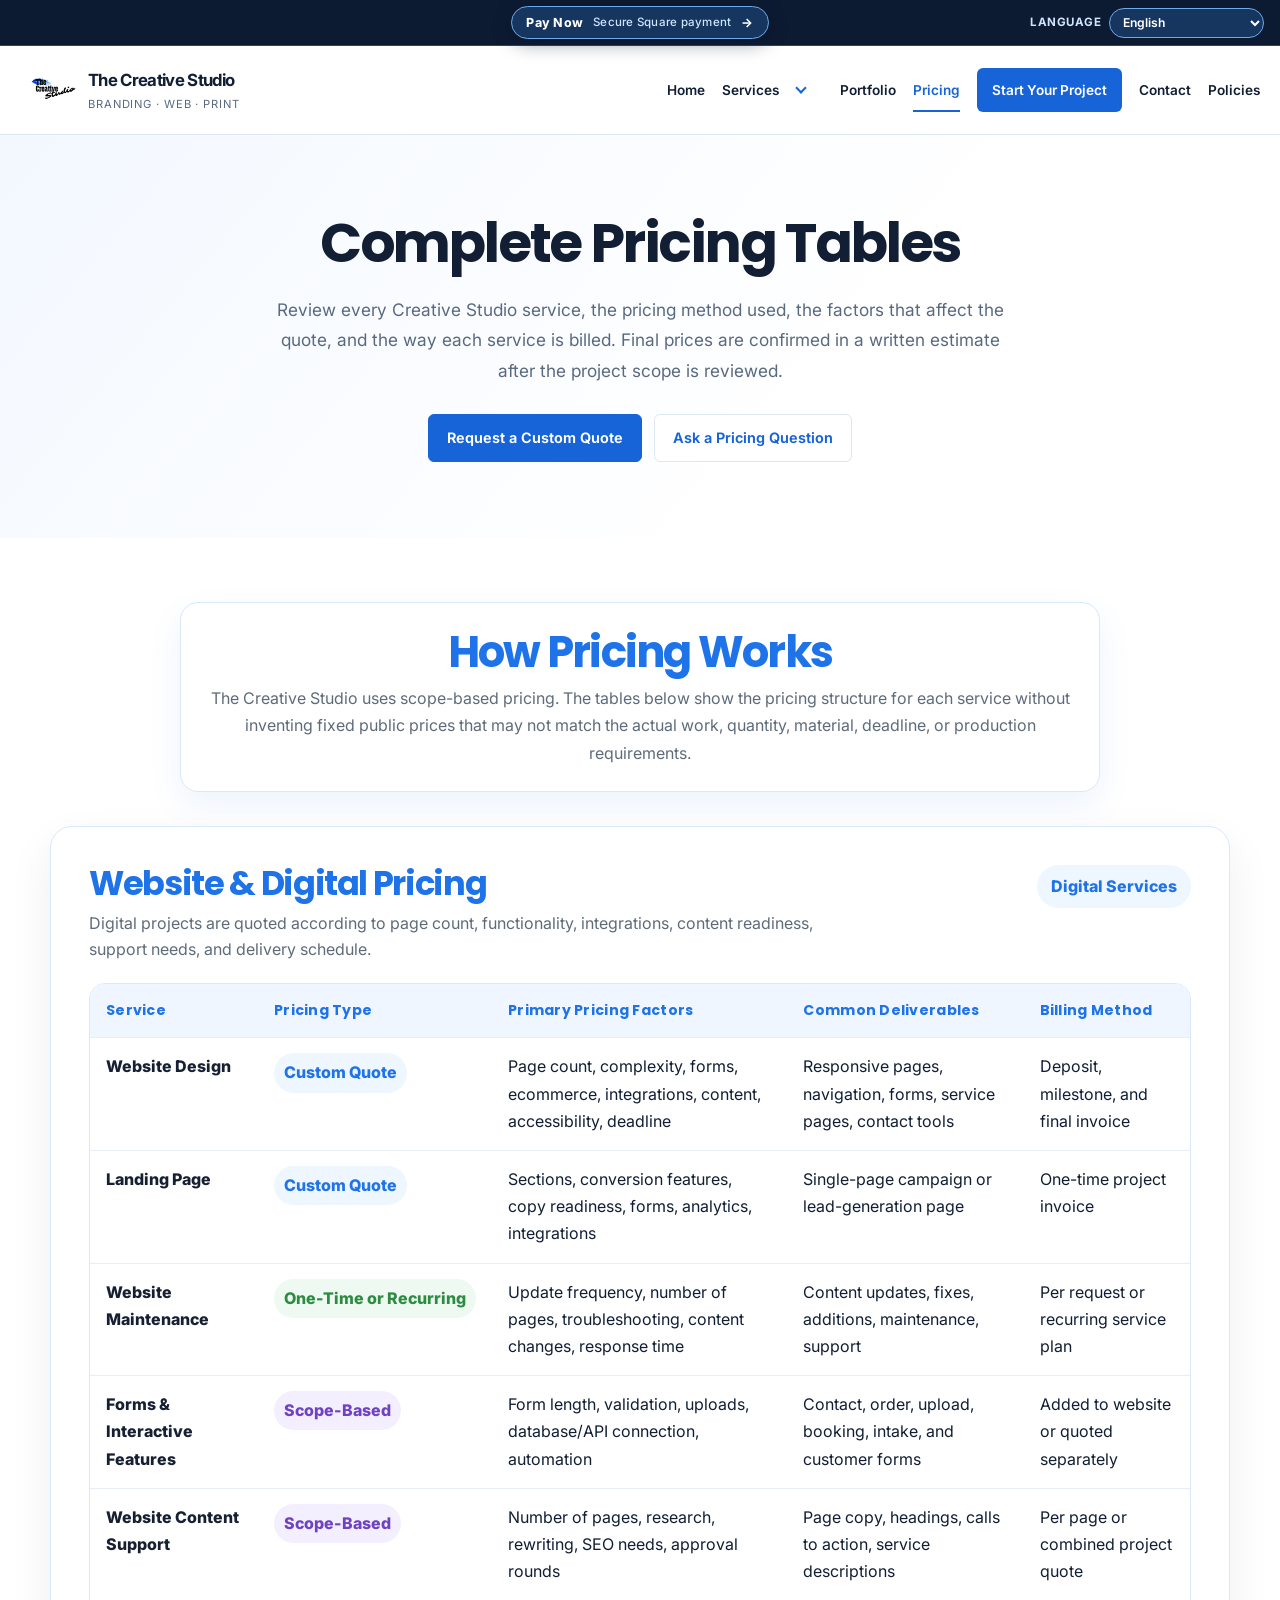
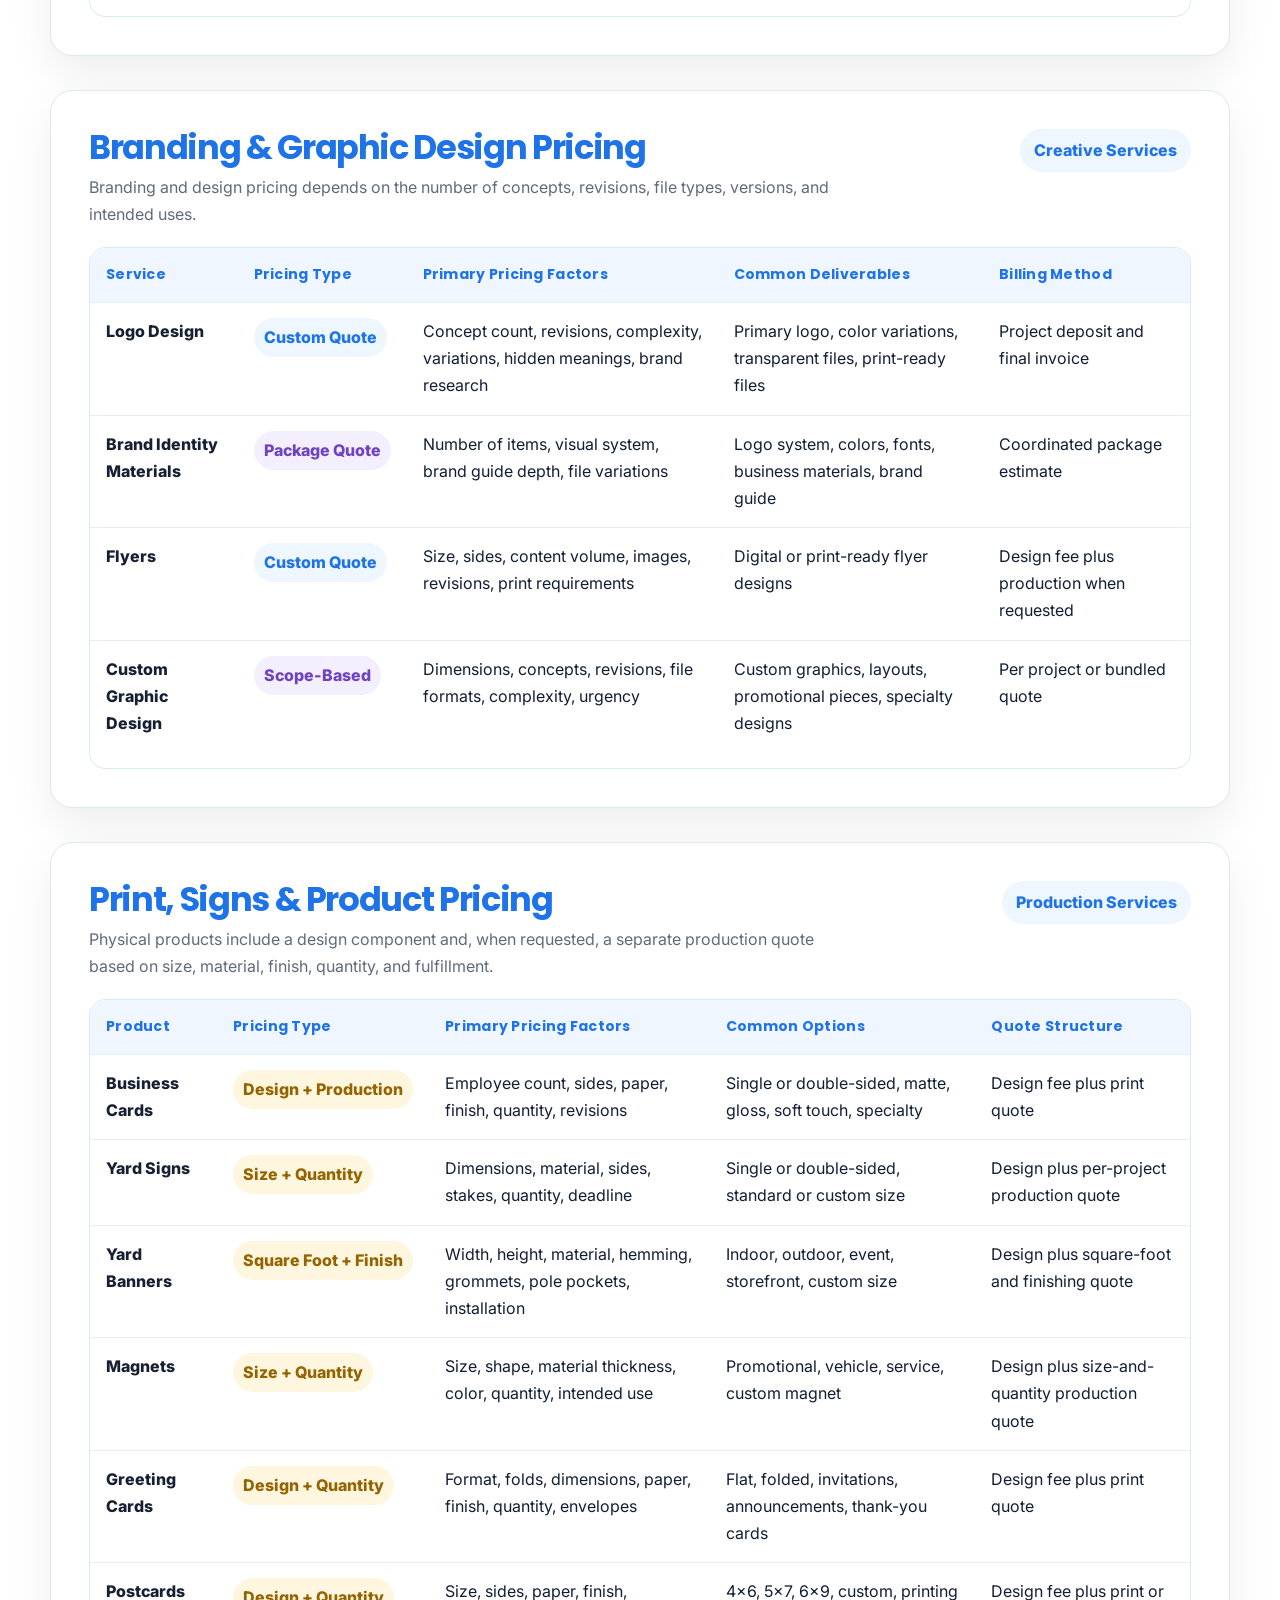
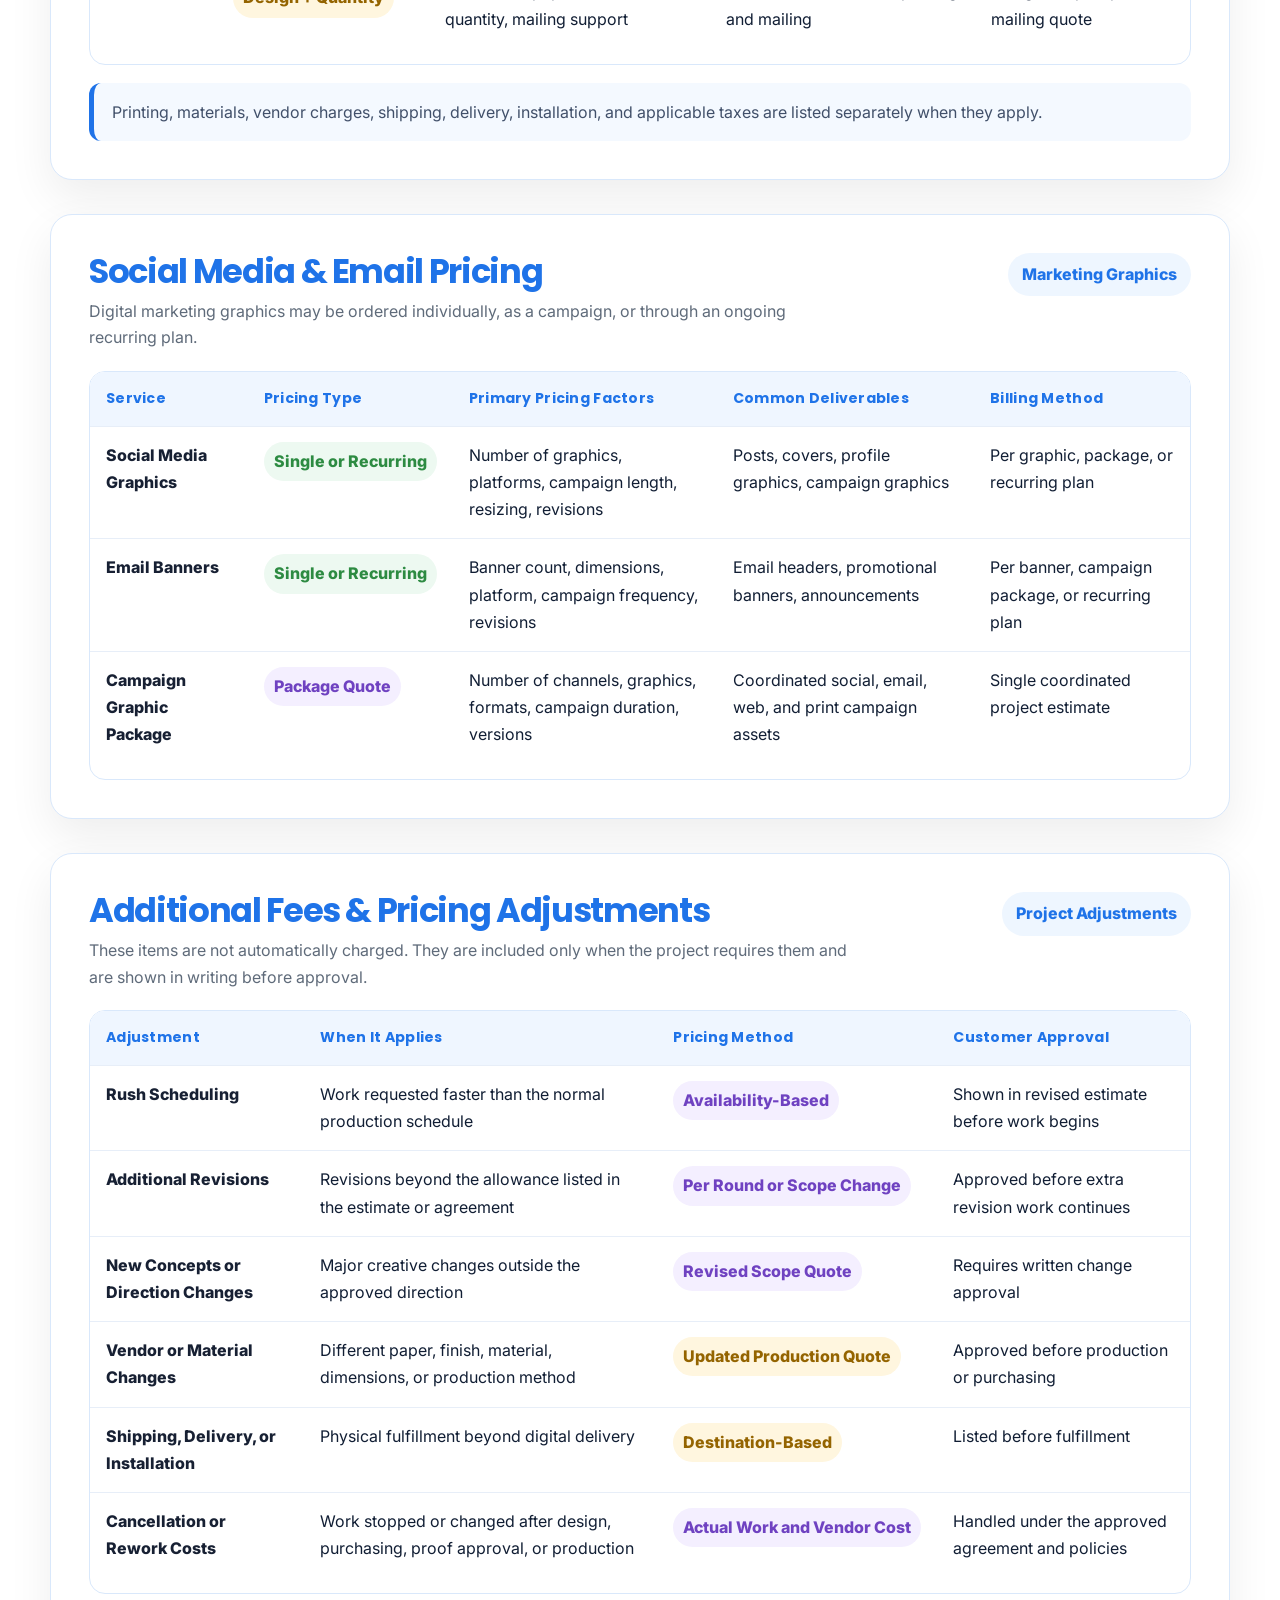
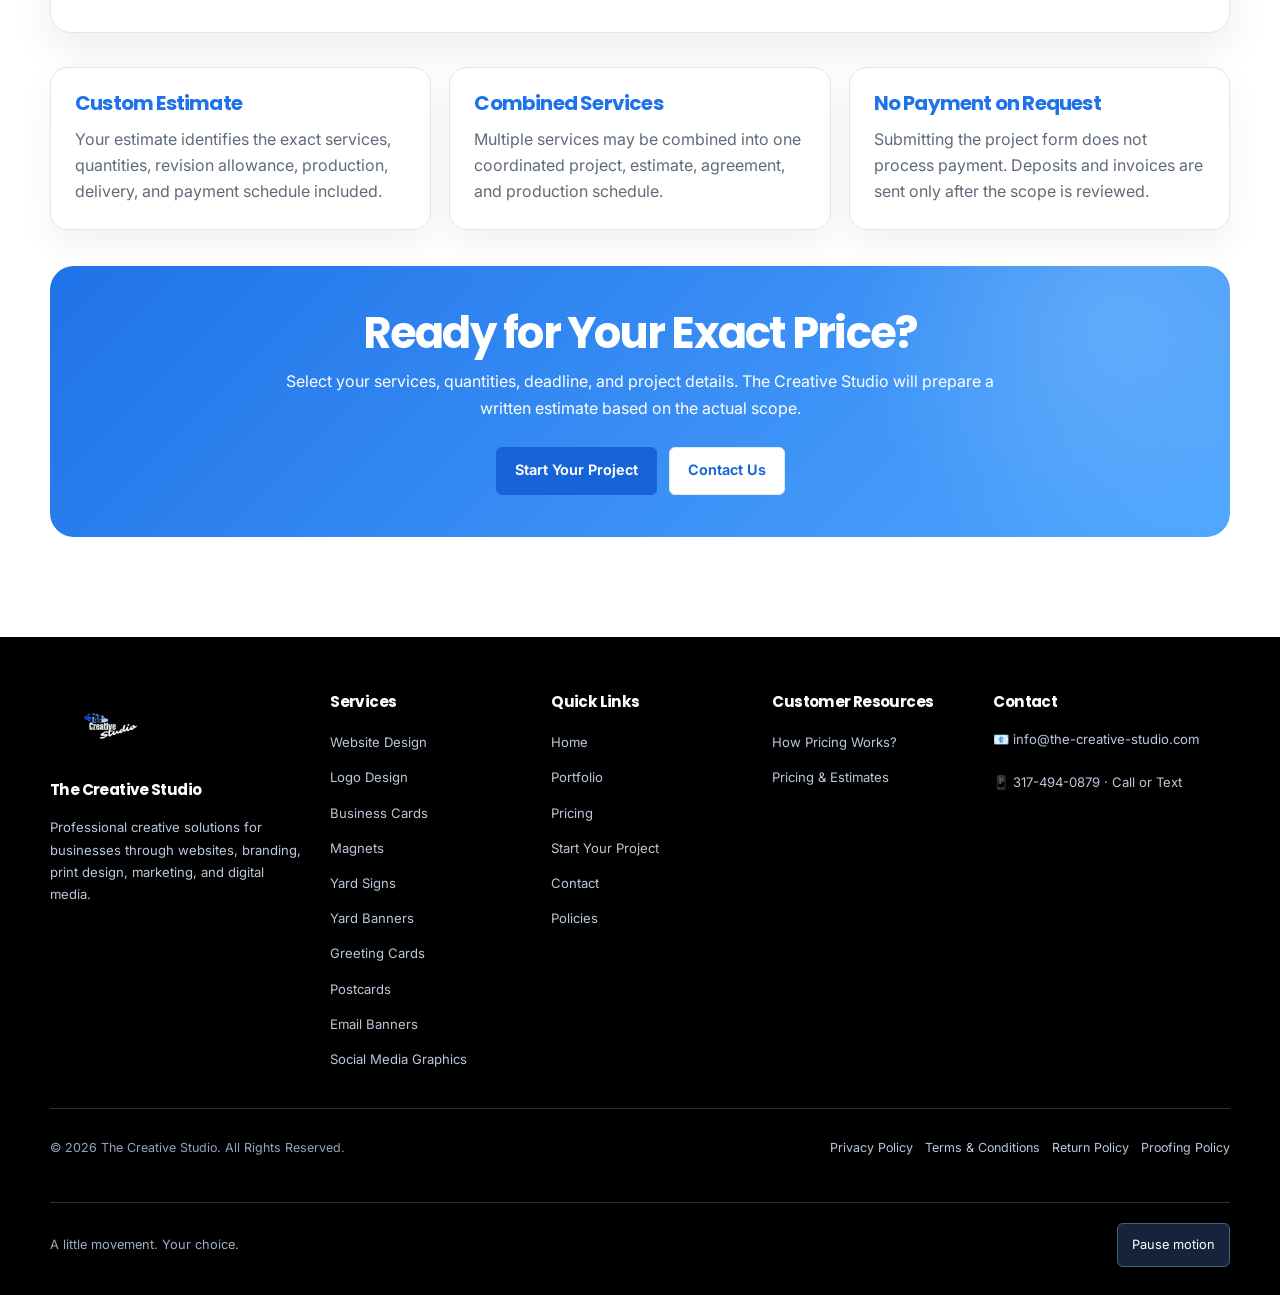
<file: pricing-tables.html>
<!DOCTYPE html>

<html lang="en">
<head>
<meta charset="utf-8"/>
<meta content="width=device-width, initial-scale=1" name="viewport"/>
<!-- Early resource downloads; styles apply normally and scripts execute in order. -->
<link rel="preload" as="style" href="https://fonts.googleapis.com/css2?family=Inter:wght@300;400;500;600;700&amp;family=Poppins:wght@400;600;700;800&amp;display=swap"/>
<link rel="preload" as="style" href="CSS/site.css?v=29c79e805c43"/>
<link rel="preload" as="style" href="CSS/pages/pricing-tables.css?v=940b1fd8e99b"/>
<link rel="preload" as="script" href="JS/refinement.js?v=ea9358e19d00"/>
<link rel="preload" as="script" href="JS/page-utilities.js?v=8e291ccedb07"/>







<meta content="#1F73E8" name="theme-color"/>
<link href="https://fonts.googleapis.com" rel="preconnect"/>
<link crossorigin="" href="https://fonts.gstatic.com" rel="preconnect"/>
<link href="https://fonts.googleapis.com/css2?family=Inter:wght@300;400;500;600;700&amp;family=Poppins:wght@400;600;700;800&amp;display=swap" rel="stylesheet"/>




<title>How Design Pricing Works | The Creative Studio</title><meta content="Understand design fees, print quantities and project estimates before you order website, branding and marketing design services." name="description"/><meta content="index, follow, max-image-preview:large" name="robots"/><link href="https://www.the-creative-studio.com/pricing-tables.html" rel="canonical"/><meta content="website" property="og:type"/><meta content="How Design Pricing Works | The Creative Studio" property="og:title"/><meta content="Understand design fees, print quantities and project estimates before you order website, branding and marketing design services." property="og:description"/><meta content="https://www.the-creative-studio.com/pricing-tables.html" property="og:url"/><meta content="The Creative Studio" property="og:site_name"/><meta content="https://www.the-creative-studio.com/logo.png" property="og:image"/><meta content="The Creative Studio logo" property="og:image:alt"/><meta content="summary" name="twitter:card"/><meta content="How Design Pricing Works | The Creative Studio" name="twitter:title"/><meta content="Understand design fees, print quantities and project estimates before you order website, branding and marketing design services." name="twitter:description"/><meta content="https://www.the-creative-studio.com/logo.png" name="twitter:image"/><link href="assets/logo.webp" rel="icon" type="image/webp"/><script type="application/ld+json">{"@context": "https://schema.org", "@type": "WebPage", "name": "How Design Pricing Works | The Creative Studio", "description": "Understand design fees, print quantities and project estimates before you order website, branding and marketing design services.", "url": "https://www.the-creative-studio.com/pricing-tables.html", "isPartOf": {"@id": "https://www.the-creative-studio.com/#website"}}</script><link href="CSS/site.css?v=29c79e805c43" rel="stylesheet"/><link href="CSS/pages/pricing-tables.css?v=940b1fd8e99b" rel="stylesheet"/>

<script defer src="JS/refinement.js?v=ea9358e19d00"></script>
<script defer src="JS/page-utilities.js?v=8e291ccedb07"></script>
<link rel="preload" as="script" href="JS/language-toggle.js?v=1"/><script defer src="JS/language-toggle.js?v=1"></script>
<link rel="preload" as="script" href="JS/analytics.js?v=1"/><script defer src="JS/analytics.js?v=1"></script><link rel="preload" as="script" href="JS/analytics-config.js?v=1"/><script defer src="JS/analytics-config.js?v=1"></script><link rel="preload" as="script" href="JS/google-analytics.js?v=1"/><script defer src="JS/google-analytics.js?v=1"></script></head>
<body class="tcs-interior">
<header class="tcs-header"><div class="tcs-pay-ribbon" role="region" aria-label="Secure payment"><a href="https://square.link/u/2D9QuZ8g" rel="noopener noreferrer" target="_blank"><span class="tcs-pay-label">Pay Now</span><span class="tcs-pay-note">Secure Square payment</span><span aria-hidden="true">→</span></a></div><nav aria-label="Main navigation" class="tcs-nav"><a class="tcs-brand" href="index.html"><img alt="The Creative Studio logo" decoding="async" height="64" loading="eager" src="assets/logo.webp" width="64"/><span><strong>The Creative Studio</strong><small>BRANDING · WEB · PRINT</small></span></a><button aria-controls="tcs-navigation" aria-expanded="false" class="tcs-menu" type="button">Menu</button><ul class="tcs-links" id="tcs-navigation"><li><a href="index.html">Home</a></li><li><a href="services.html">Services</a><ul aria-label="Design services" class="tcs-submenu"><li><a href="order.html?service=website">Website Design</a></li><li><a href="order.html?service=logo">Logo Design</a></li><li><a href="order.html?service=businesscards">Business Cards</a></li><li><a href="order.html?service=magnets">Vehicle Magnets</a></li><li><a href="order.html?service=yardsigns">Yard Signs</a></li><li><a href="order.html?service=yardbanners">Banners</a></li><li><a href="order.html?service=postcards">Postcards</a></li><li><a href="order.html?service=social">Social Media Graphics</a></li><li><a href="order.html?service=email">Email Banners</a></li></ul></li><li><a href="portfolio.html">Portfolio</a></li><li><a aria-current="page" href="pricing.html">Pricing</a></li><li><a class="tcs-start tcs-project-shimmer" href="order.html">Start Your Project</a></li><li><a href="contact.html">Contact</a></li><li><a href="policies.html">Policies</a></li></ul></nav></header>
<main>
<section id="pricing-table-hero">
<div class="container">
<h1>Complete Pricing Tables</h1>
<p>Review every Creative Studio service, the pricing method used, the factors that affect the quote, and the way each service is billed. Final prices are confirmed in a written estimate after the project scope is reviewed.</p>
<div class="hero-actions">
<a class="btn primary" href="order.html">Request a Custom Quote</a>
<a class="btn secondary" href="contact.html">Ask a Pricing Question</a>
</div>
</div>
</section>
<section class="pricing-main">
<div class="container">
<div class="pricing-intro">
<h2>How Pricing Works</h2>
<p>The Creative Studio uses scope-based pricing. The tables below show the pricing structure for each service without inventing fixed public prices that may not match the actual work, quantity, material, deadline, or production requirements.</p>
</div>
<section class="pricing-section">
<div class="pricing-section-header">
<div>
<h2>Website &amp; Digital Pricing</h2>
<p>Digital projects are quoted according to page count, functionality, integrations, content readiness, support needs, and delivery schedule.</p>
</div>
<span class="pricing-pill">Digital Services</span>
</div>
<div class="table-wrap">
<table class="pricing-table">
<thead>
<tr>
<th>Service</th>
<th>Pricing Type</th>
<th>Primary Pricing Factors</th>
<th>Common Deliverables</th>
<th>Billing Method</th>
</tr>
</thead>
<tbody>
<tr>
<td class="service-name">Website Design</td>
<td><span class="price-type">Custom Quote</span></td>
<td>Page count, complexity, forms, ecommerce, integrations, content, accessibility, deadline</td>
<td>Responsive pages, navigation, forms, service pages, contact tools</td>
<td>Deposit, milestone, and final invoice</td>
</tr>
<tr>
<td class="service-name">Landing Page</td>
<td><span class="price-type">Custom Quote</span></td>
<td>Sections, conversion features, copy readiness, forms, analytics, integrations</td>
<td>Single-page campaign or lead-generation page</td>
<td>One-time project invoice</td>
</tr>
<tr>
<td class="service-name">Website Maintenance</td>
<td><span class="price-type recurring">One-Time or Recurring</span></td>
<td>Update frequency, number of pages, troubleshooting, content changes, response time</td>
<td>Content updates, fixes, additions, maintenance, support</td>
<td>Per request or recurring service plan</td>
</tr>
<tr>
<td class="service-name">Forms &amp; Interactive Features</td>
<td><span class="price-type variable">Scope-Based</span></td>
<td>Form length, validation, uploads, database/API connection, automation</td>
<td>Contact, order, upload, booking, intake, and customer forms</td>
<td>Added to website or quoted separately</td>
</tr>
<tr>
<td class="service-name">Website Content Support</td>
<td><span class="price-type variable">Scope-Based</span></td>
<td>Number of pages, research, rewriting, SEO needs, approval rounds</td>
<td>Page copy, headings, calls to action, service descriptions</td>
<td>Per page or combined project quote</td>
</tr>
</tbody>
</table>
</div>
</section>
<section class="pricing-section">
<div class="pricing-section-header">
<div>
<h2>Branding &amp; Graphic Design Pricing</h2>
<p>Branding and design pricing depends on the number of concepts, revisions, file types, versions, and intended uses.</p>
</div>
<span class="pricing-pill">Creative Services</span>
</div>
<div class="table-wrap">
<table class="pricing-table">
<thead>
<tr>
<th>Service</th>
<th>Pricing Type</th>
<th>Primary Pricing Factors</th>
<th>Common Deliverables</th>
<th>Billing Method</th>
</tr>
</thead>
<tbody>
<tr>
<td class="service-name">Logo Design</td>
<td><span class="price-type">Custom Quote</span></td>
<td>Concept count, revisions, complexity, variations, hidden meanings, brand research</td>
<td>Primary logo, color variations, transparent files, print-ready files</td>
<td>Project deposit and final invoice</td>
</tr>
<tr>
<td class="service-name">Brand Identity Materials</td>
<td><span class="price-type variable">Package Quote</span></td>
<td>Number of items, visual system, brand guide depth, file variations</td>
<td>Logo system, colors, fonts, business materials, brand guide</td>
<td>Coordinated package estimate</td>
</tr>
<tr>
<td class="service-name">Flyers</td>
<td><span class="price-type">Custom Quote</span></td>
<td>Size, sides, content volume, images, revisions, print requirements</td>
<td>Digital or print-ready flyer designs</td>
<td>Design fee plus production when requested</td>
</tr>
<tr>
<td class="service-name">Custom Graphic Design</td>
<td><span class="price-type variable">Scope-Based</span></td>
<td>Dimensions, concepts, revisions, file formats, complexity, urgency</td>
<td>Custom graphics, layouts, promotional pieces, specialty designs</td>
<td>Per project or bundled quote</td>
</tr>
</tbody>
</table>
</div>
</section>
<section class="pricing-section">
<div class="pricing-section-header">
<div>
<h2>Print, Signs &amp; Product Pricing</h2>
<p>Physical products include a design component and, when requested, a separate production quote based on size, material, finish, quantity, and fulfillment.</p>
</div>
<span class="pricing-pill">Production Services</span>
</div>
<div class="table-wrap">
<table class="pricing-table">
<thead>
<tr>
<th>Product</th>
<th>Pricing Type</th>
<th>Primary Pricing Factors</th>
<th>Common Options</th>
<th>Quote Structure</th>
</tr>
</thead>
<tbody>
<tr>
<td class="service-name">Business Cards</td>
<td><span class="price-type production">Design + Production</span></td>
<td>Employee count, sides, paper, finish, quantity, revisions</td>
<td>Single or double-sided, matte, gloss, soft touch, specialty</td>
<td>Design fee plus print quote</td>
</tr>
<tr>
<td class="service-name">Yard Signs</td>
<td><span class="price-type production">Size + Quantity</span></td>
<td>Dimensions, material, sides, stakes, quantity, deadline</td>
<td>Single or double-sided, standard or custom size</td>
<td>Design plus per-project production quote</td>
</tr>
<tr>
<td class="service-name">Yard Banners</td>
<td><span class="price-type production">Square Foot + Finish</span></td>
<td>Width, height, material, hemming, grommets, pole pockets, installation</td>
<td>Indoor, outdoor, event, storefront, custom size</td>
<td>Design plus square-foot and finishing quote</td>
</tr>
<tr>
<td class="service-name">Magnets</td>
<td><span class="price-type production">Size + Quantity</span></td>
<td>Size, shape, material thickness, color, quantity, intended use</td>
<td>Promotional, vehicle, service, custom magnet</td>
<td>Design plus size-and-quantity production quote</td>
</tr>
<tr>
<td class="service-name">Greeting Cards</td>
<td><span class="price-type production">Design + Quantity</span></td>
<td>Format, folds, dimensions, paper, finish, quantity, envelopes</td>
<td>Flat, folded, invitations, announcements, thank-you cards</td>
<td>Design fee plus print quote</td>
</tr>
<tr>
<td class="service-name">Postcards</td>
<td><span class="price-type production">Design + Quantity</span></td>
<td>Size, sides, paper, finish, quantity, mailing support</td>
<td>4×6, 5×7, 6×9, custom, printing and mailing</td>
<td>Design fee plus print or mailing quote</td>
</tr>
</tbody>
</table>
</div>
<p class="section-note">Printing, materials, vendor charges, shipping, delivery, installation, and applicable taxes are listed separately when they apply.</p>
</section>
<section class="pricing-section">
<div class="pricing-section-header">
<div>
<h2>Social Media &amp; Email Pricing</h2>
<p>Digital marketing graphics may be ordered individually, as a campaign, or through an ongoing recurring plan.</p>
</div>
<span class="pricing-pill">Marketing Graphics</span>
</div>
<div class="table-wrap">
<table class="pricing-table">
<thead>
<tr>
<th>Service</th>
<th>Pricing Type</th>
<th>Primary Pricing Factors</th>
<th>Common Deliverables</th>
<th>Billing Method</th>
</tr>
</thead>
<tbody>
<tr>
<td class="service-name">Social Media Graphics</td>
<td><span class="price-type recurring">Single or Recurring</span></td>
<td>Number of graphics, platforms, campaign length, resizing, revisions</td>
<td>Posts, covers, profile graphics, campaign graphics</td>
<td>Per graphic, package, or recurring plan</td>
</tr>
<tr>
<td class="service-name">Email Banners</td>
<td><span class="price-type recurring">Single or Recurring</span></td>
<td>Banner count, dimensions, platform, campaign frequency, revisions</td>
<td>Email headers, promotional banners, announcements</td>
<td>Per banner, campaign package, or recurring plan</td>
</tr>
<tr>
<td class="service-name">Campaign Graphic Package</td>
<td><span class="price-type variable">Package Quote</span></td>
<td>Number of channels, graphics, formats, campaign duration, versions</td>
<td>Coordinated social, email, web, and print campaign assets</td>
<td>Single coordinated project estimate</td>
</tr>
</tbody>
</table>
</div>
</section>
<section class="pricing-section">
<div class="pricing-section-header">
<div>
<h2>Additional Fees &amp; Pricing Adjustments</h2>
<p>These items are not automatically charged. They are included only when the project requires them and are shown in writing before approval.</p>
</div>
<span class="pricing-pill">Project Adjustments</span>
</div>
<div class="table-wrap">
<table class="pricing-table">
<thead>
<tr>
<th>Adjustment</th>
<th>When It Applies</th>
<th>Pricing Method</th>
<th>Customer Approval</th>
</tr>
</thead>
<tbody>
<tr>
<td class="service-name">Rush Scheduling</td>
<td>Work requested faster than the normal production schedule</td>
<td><span class="price-type variable">Availability-Based</span></td>
<td>Shown in revised estimate before work begins</td>
</tr>
<tr>
<td class="service-name">Additional Revisions</td>
<td>Revisions beyond the allowance listed in the estimate or agreement</td>
<td><span class="price-type variable">Per Round or Scope Change</span></td>
<td>Approved before extra revision work continues</td>
</tr>
<tr>
<td class="service-name">New Concepts or Direction Changes</td>
<td>Major creative changes outside the approved direction</td>
<td><span class="price-type variable">Revised Scope Quote</span></td>
<td>Requires written change approval</td>
</tr>
<tr>
<td class="service-name">Vendor or Material Changes</td>
<td>Different paper, finish, material, dimensions, or production method</td>
<td><span class="price-type production">Updated Production Quote</span></td>
<td>Approved before production or purchasing</td>
</tr>
<tr>
<td class="service-name">Shipping, Delivery, or Installation</td>
<td>Physical fulfillment beyond digital delivery</td>
<td><span class="price-type production">Destination-Based</span></td>
<td>Listed before fulfillment</td>
</tr>
<tr>
<td class="service-name">Cancellation or Rework Costs</td>
<td>Work stopped or changed after design, purchasing, proof approval, or production</td>
<td><span class="price-type variable">Actual Work and Vendor Cost</span></td>
<td>Handled under the approved agreement and policies</td>
</tr>
</tbody>
</table>
</div>
</section>
<div class="pricing-summary-grid">
<article class="summary-card">
<h3>Custom Estimate</h3>
<p>Your estimate identifies the exact services, quantities, revision allowance, production, delivery, and payment schedule included.</p>
</article>
<article class="summary-card">
<h3>Combined Services</h3>
<p>Multiple services may be combined into one coordinated project, estimate, agreement, and production schedule.</p>
</article>
<article class="summary-card">
<h3>No Payment on Request</h3>
<p>Submitting the project form does not process payment. Deposits and invoices are sent only after the scope is reviewed.</p>
</article>
</div>
<section class="final-cta">
<h2>Ready for Your Exact Price?</h2>
<p>Select your services, quantities, deadline, and project details. The Creative Studio will prepare a written estimate based on the actual scope.</p>
<div class="hero-actions">
<a class="btn primary tcs-project-shimmer" href="order.html">Start Your Project</a>
<a class="btn secondary" href="contact.html">Contact Us</a>
</div>
</section>
</div>
</section>
</main>
<footer id="site-footer">
<div class="container">
<div class="footer-grid footer-grid-five">
<div class="footer-column">
<img alt="The Creative Studio Logo" class="footer-logo" decoding="async" height="1600" loading="lazy" src="assets/logo2.webp" width="1600"/>
<h3>The Creative Studio</h3>
<p>Professional creative solutions for businesses through websites, branding, print design, marketing, and digital media.</p>
</div>
<div class="footer-column">
<h3>Services</h3>
<ul>
<li><a href="order.html?service=website">Website Design</a></li>
<li><a href="order.html?service=logo">Logo Design</a></li>
<li><a href="order.html?service=businesscards">Business Cards</a></li>
<li><a href="order.html?service=magnets">Magnets</a></li>
<li><a href="order.html?service=yardsigns">Yard Signs</a></li>
<li><a href="order.html?service=yardbanners">Yard Banners</a></li>
<li><a href="order.html?service=greetingcards">Greeting Cards</a></li>
<li><a href="order.html?service=postcards">Postcards</a></li>
<li><a href="order.html?service=email">Email Banners</a></li>
<li><a href="order.html?service=social">Social Media Graphics</a></li>
</ul>
</div>
<div class="footer-column">
<h3>Quick Links</h3>
<ul>
<li><a href="index.html">Home</a></li>
<li><a href="portfolio.html">Portfolio</a></li>
<li><a href="pricing-tables.html">Pricing</a></li>
<li><a class="" href="order.html">Start Your Project</a></li>
<li><a href="contact.html">Contact</a></li>
<li><a href="policies.html">Policies</a></li>
</ul>
</div>
<div class="footer-column">
<h3>Customer Resources</h3>
<ul>





<li><a href="pricing-tables.html">How Pricing Works?</a></li>
<li><a href="pricing-table.html">Pricing &amp; Estimates</a></li>
</ul>
</div>
<div class="footer-column">
<h3>Contact</h3>
<p>📧 <a href="mailto:info@the-creative-studio.com">info@the-creative-studio.com</a></p>
<p>📱 <a href="tel:+13174940879">317-494-0879</a> · Call or Text</p>
<div class="social-icons">
</div>
</div>
</div>
<hr/>
<div class="footer-bottom">
<p>© 2026 The Creative Studio. All Rights Reserved.</p>
<div class="footer-links">
<a href="policies.html">Privacy Policy</a>
<a href="policies.html">Terms &amp; Conditions</a>
<a href="policies.html">Return Policy</a>
<a href="policies.html">Proofing Policy</a>
</div>
</div>
</div>
</footer>
</body>
</html>
</file>
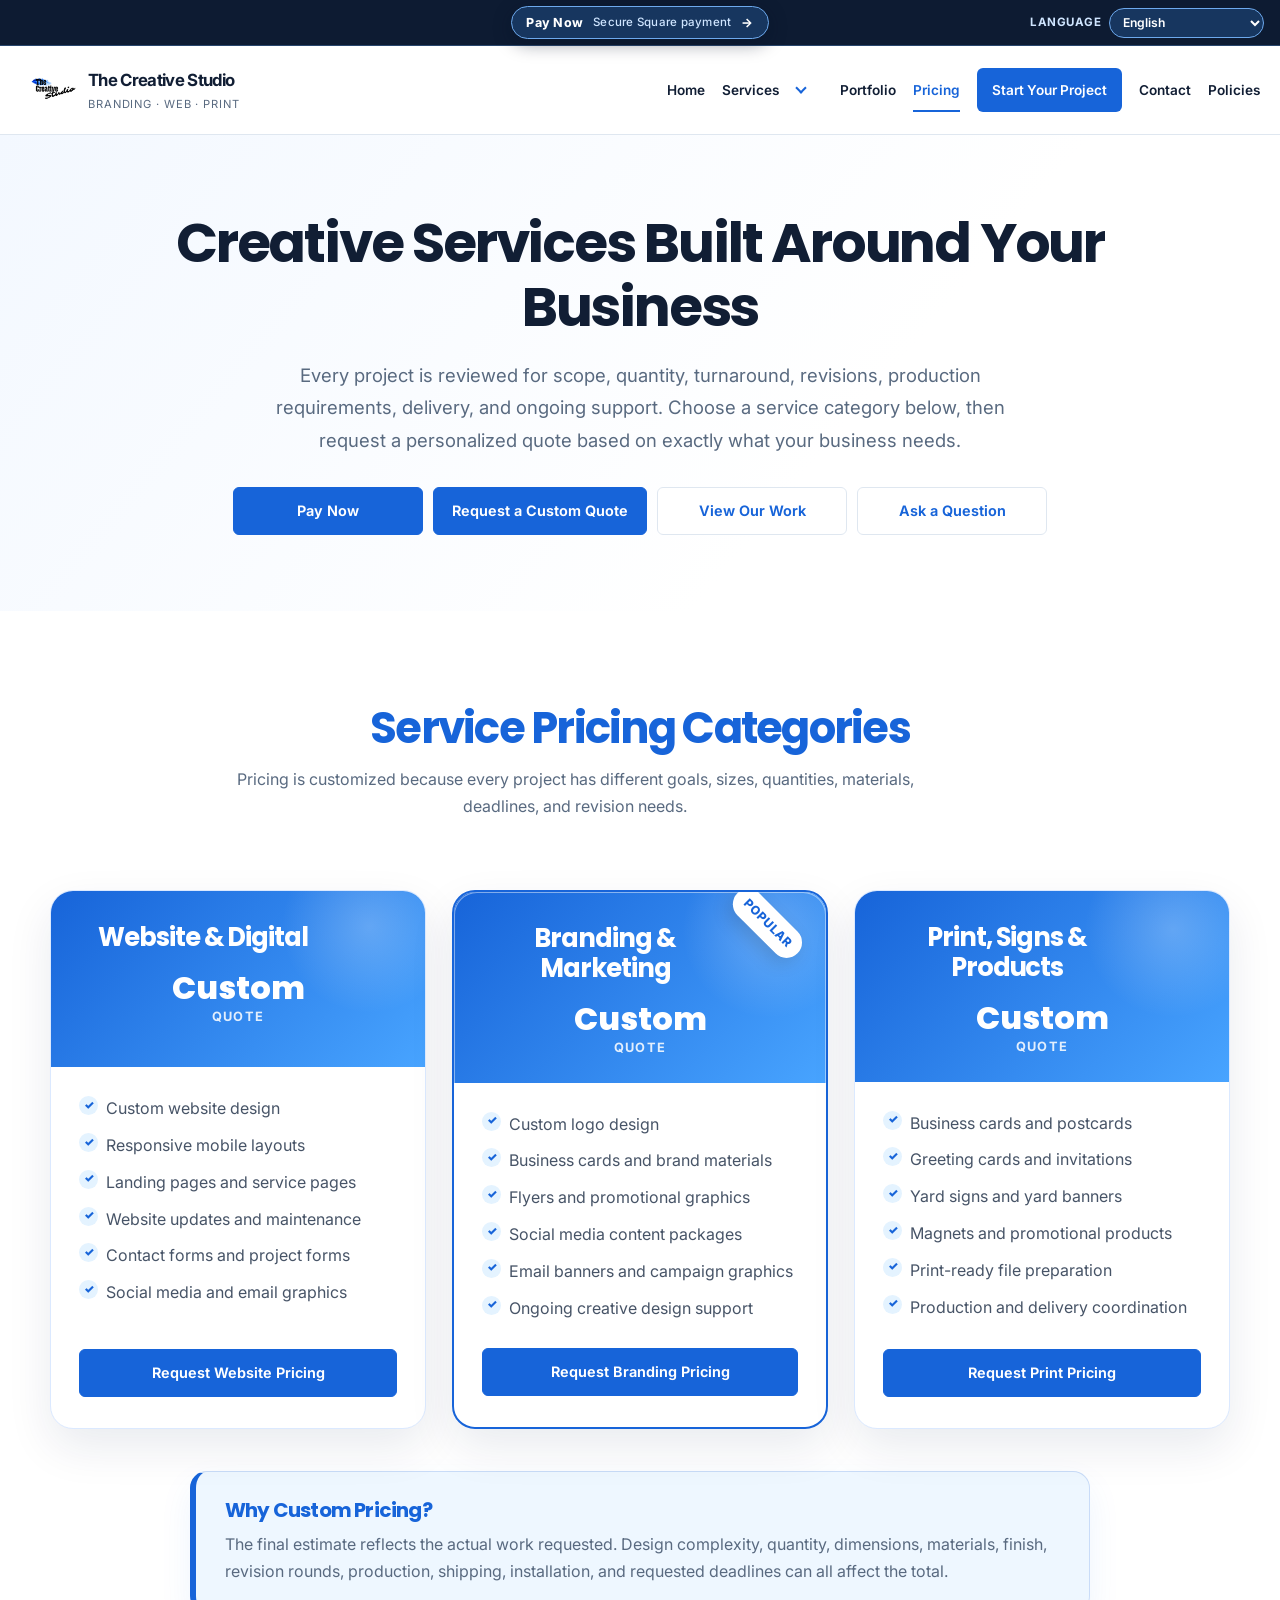
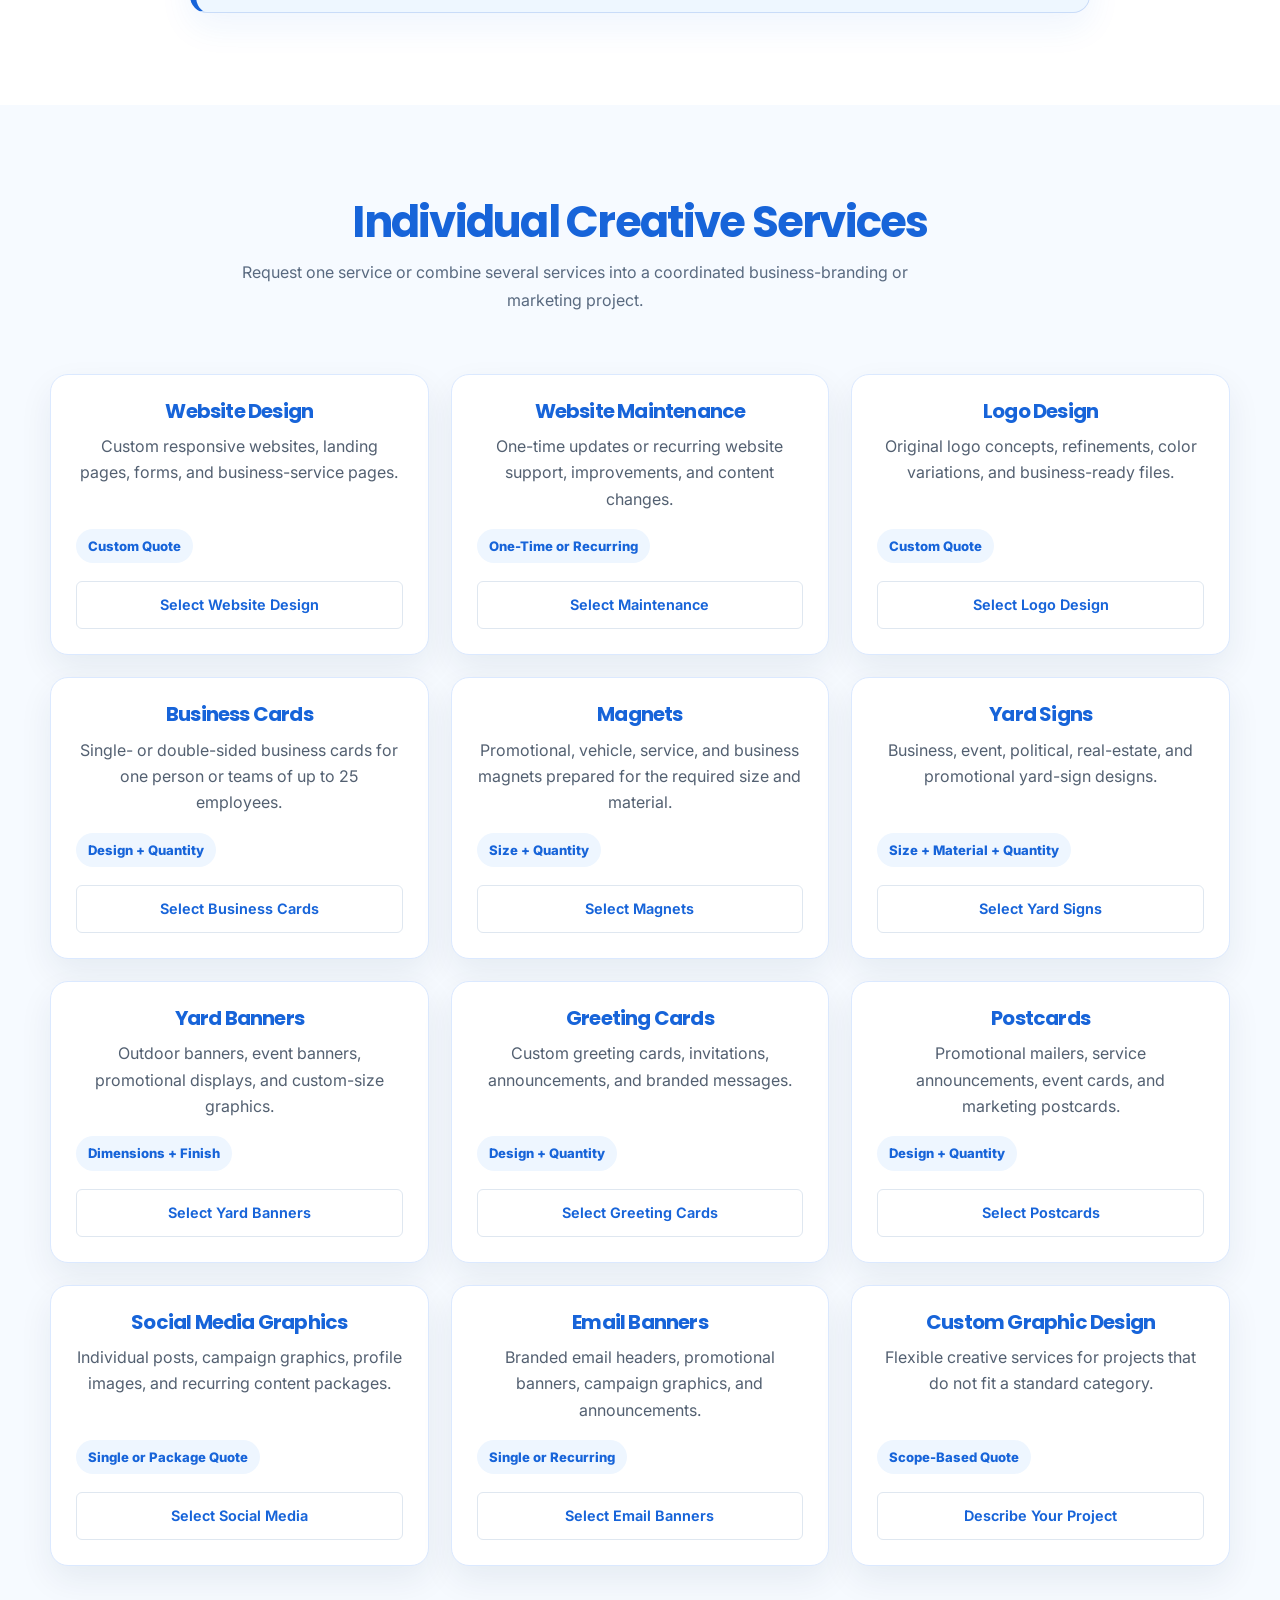
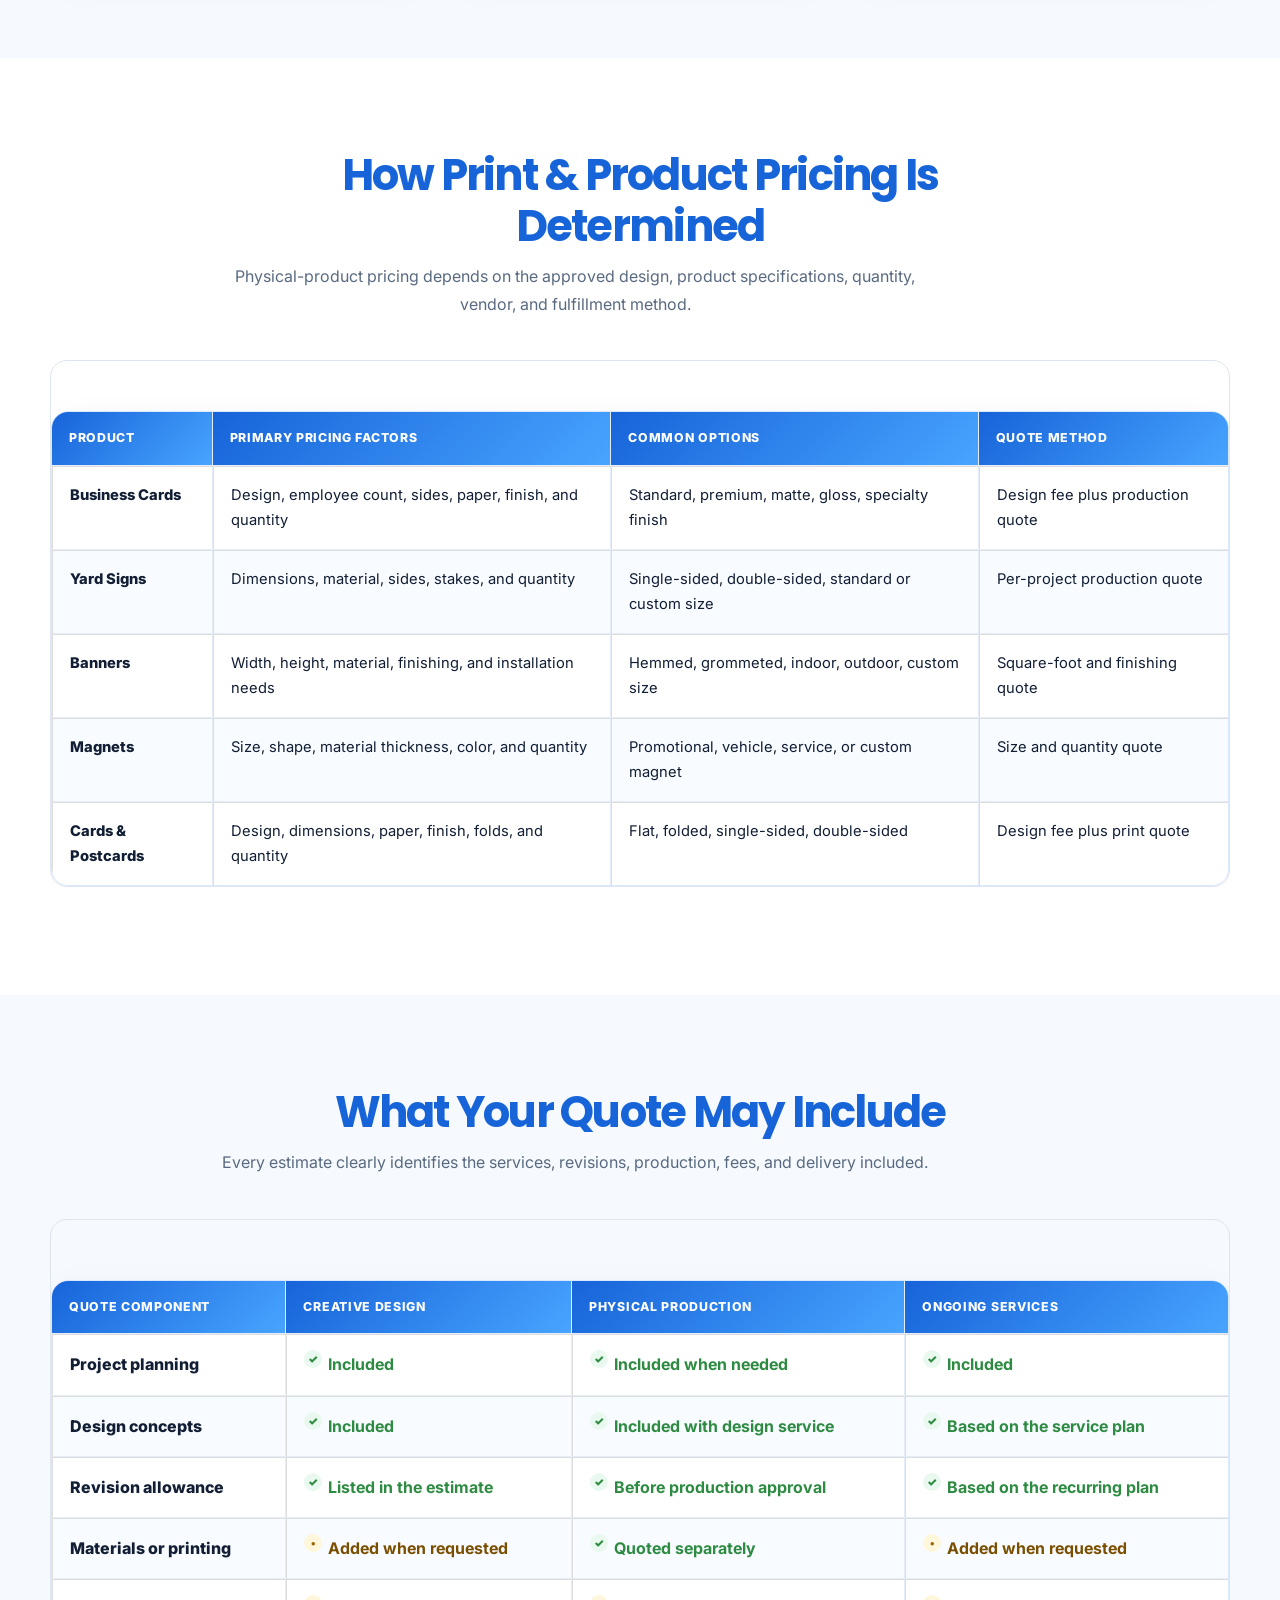
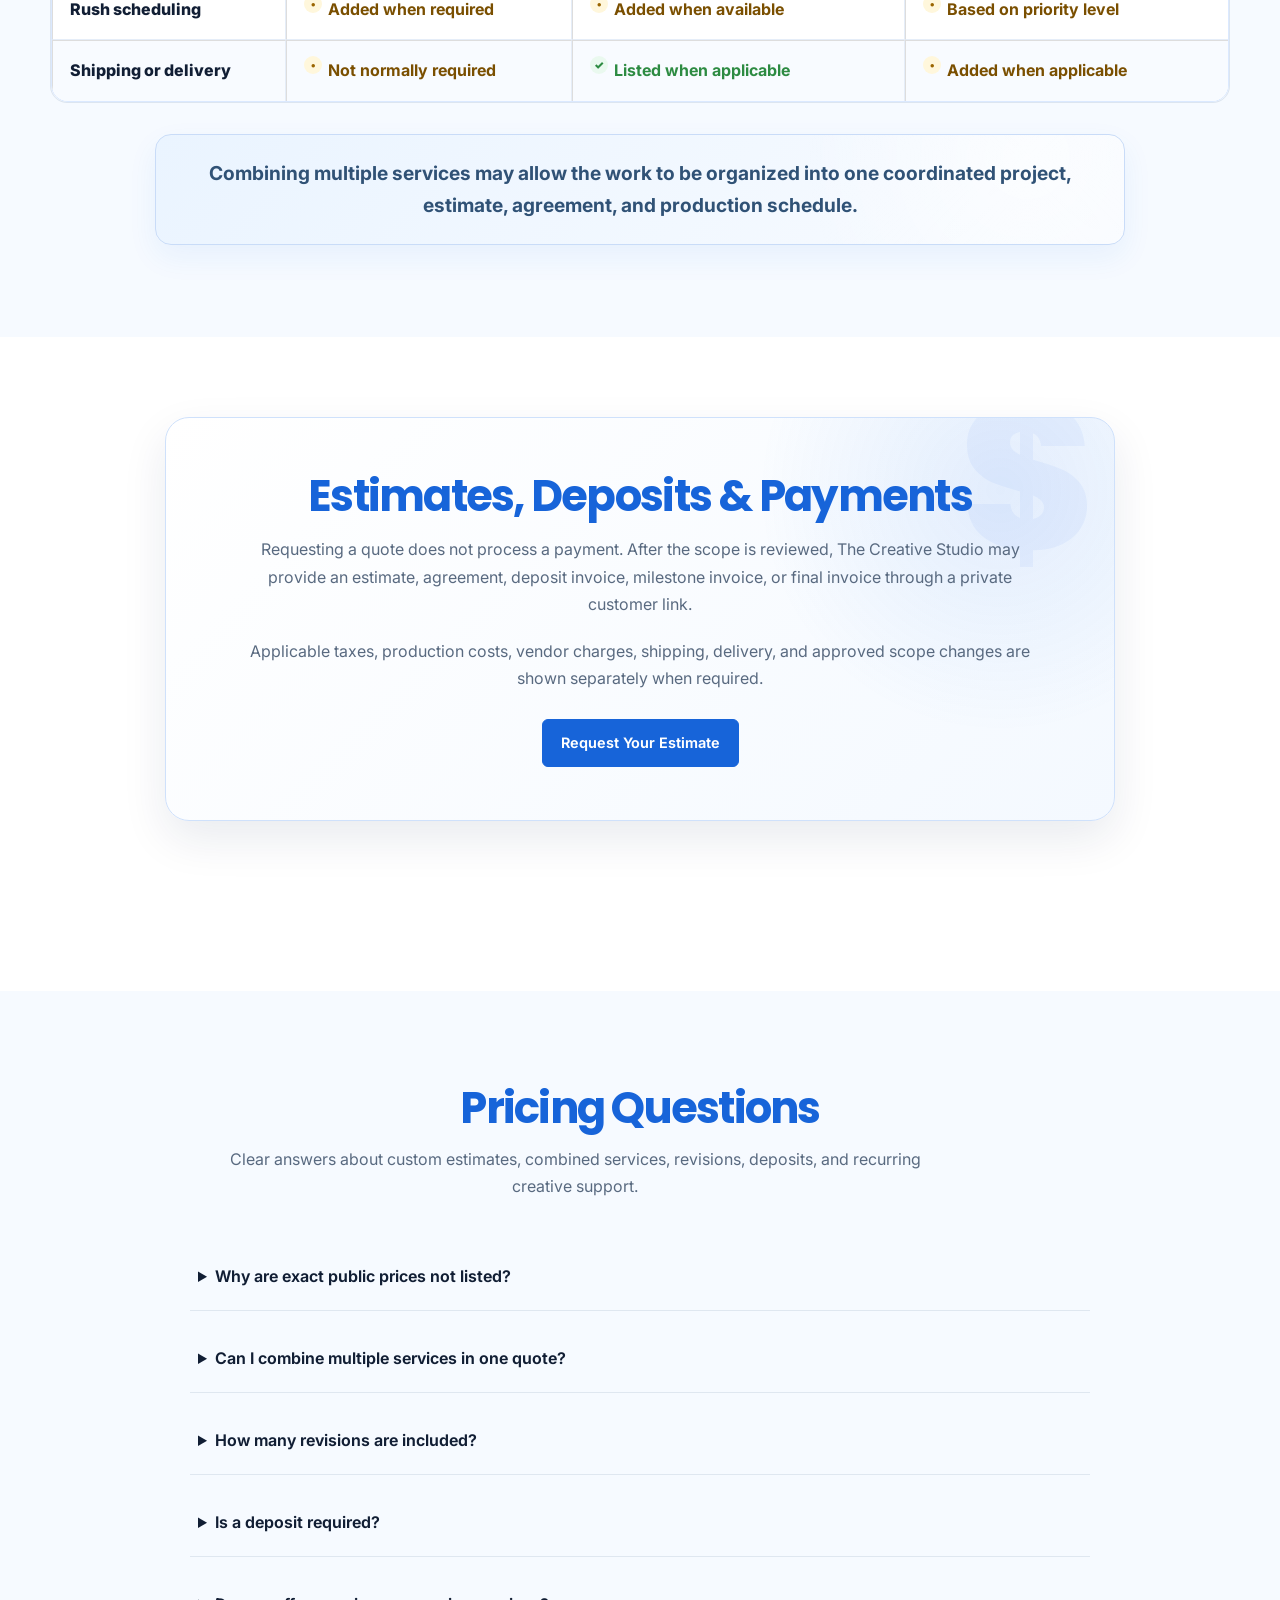
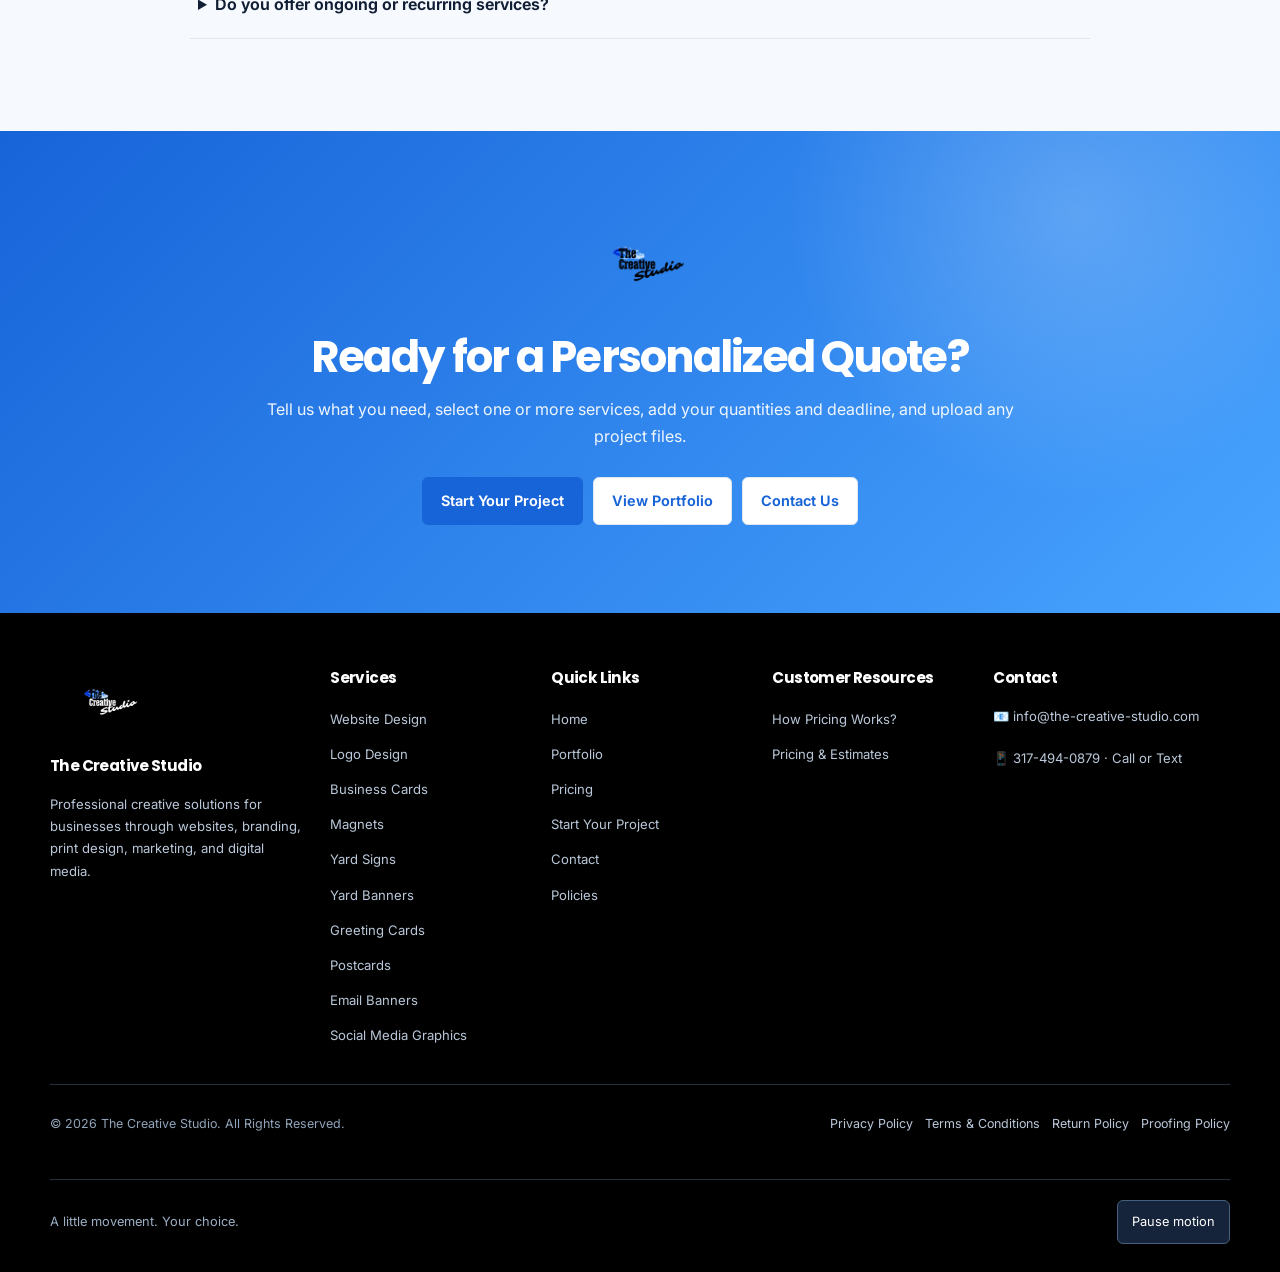
<file: pricing.html>
<!DOCTYPE html>

<html lang="en">
<head>
<meta charset="utf-8"/>
<meta content="width=device-width, initial-scale=1.0" name="viewport"/>
<!-- Early resource downloads; styles apply normally and scripts execute in order. -->
<link rel="preload" as="style" href="https://fonts.googleapis.com/css2?family=Inter:wght@300;400;500;600;700&amp;family=Poppins:wght@400;600;700;800&amp;display=swap"/>
<link rel="preload" as="style" href="CSS/site.css?v=29c79e805c43"/>
<link rel="preload" as="style" href="CSS/pages/pricing.css?v=b75fb56a7b32"/>
<link rel="preload" as="script" href="JS/refinement.js?v=ea9358e19d00"/>
<link rel="preload" as="script" href="JS/page-utilities.js?v=8e291ccedb07"/>
<link rel="preload" as="script" href="JS/pricing.js?v=ae3207fb0c4b"/>








<meta content="#1F73E8" name="theme-color"/>
<link href="https://fonts.googleapis.com" rel="preconnect"/>
<link crossorigin="" href="https://fonts.gstatic.com" rel="preconnect"/>
<link href="https://fonts.googleapis.com/css2?family=Inter:wght@300;400;500;600;700&amp;family=Poppins:wght@400;600;700;800&amp;display=swap" rel="stylesheet"/>




<title>Design Pricing &amp; Packages | The Creative Studio</title><meta content="Explore pricing for website design, logos, business cards and print graphics. Confirm project scope, quantities and delivery details with a custom estimate." name="description"/><meta content="index, follow, max-image-preview:large" name="robots"/><link href="https://www.the-creative-studio.com/pricing.html" rel="canonical"/><meta content="website" property="og:type"/><meta content="Design Pricing &amp; Packages | The Creative Studio" property="og:title"/><meta content="Explore pricing for website design, logos, business cards and print graphics. Confirm project scope, quantities and delivery details with a custom estimate." property="og:description"/><meta content="https://www.the-creative-studio.com/pricing.html" property="og:url"/><meta content="The Creative Studio" property="og:site_name"/><meta content="https://www.the-creative-studio.com/logo.png" property="og:image"/><meta content="The Creative Studio logo" property="og:image:alt"/><meta content="summary" name="twitter:card"/><meta content="Design Pricing &amp; Packages | The Creative Studio" name="twitter:title"/><meta content="Explore pricing for website design, logos, business cards and print graphics. Confirm project scope, quantities and delivery details with a custom estimate." name="twitter:description"/><meta content="https://www.the-creative-studio.com/logo.png" name="twitter:image"/><link href="assets/logo.webp" rel="icon" type="image/webp"/><script type="application/ld+json">{"@context": "https://schema.org", "@type": "WebPage", "name": "Design Pricing & Packages | The Creative Studio", "description": "Explore pricing for website design, logos, business cards and print graphics. Confirm project scope, quantities and delivery details with a custom estimate.", "url": "https://www.the-creative-studio.com/pricing.html", "isPartOf": {"@id": "https://www.the-creative-studio.com/#website"}}</script><link href="CSS/site.css?v=29c79e805c43" rel="stylesheet"/><link href="CSS/pages/pricing.css?v=b75fb56a7b32" rel="stylesheet"/>


<script defer src="JS/refinement.js?v=ea9358e19d00"></script>
<script defer src="JS/page-utilities.js?v=8e291ccedb07"></script>
<script defer src="JS/pricing.js?v=ae3207fb0c4b"></script>
<link rel="preload" as="script" href="JS/language-toggle.js?v=1"/><script defer src="JS/language-toggle.js?v=1"></script>
<link rel="preload" as="script" href="JS/analytics.js?v=1"/><script defer src="JS/analytics.js?v=1"></script><link rel="preload" as="script" href="JS/analytics-config.js?v=1"/><script defer src="JS/analytics-config.js?v=1"></script><link rel="preload" as="script" href="JS/google-analytics.js?v=1"/><script defer src="JS/google-analytics.js?v=1"></script></head>
<body class="tcs-interior">
<noscript>
   JavaScript is recommended for navigation, FAQ controls, and interactive features. The pricing information remains available below.
  </noscript>
<!-- ========================================= -->
<!-- LOADER -->
<!-- ========================================= -->
<!-- ========================================= -->
<!-- HEADER -->
<!-- ========================================= -->
<header class="tcs-header"><div class="tcs-pay-ribbon" role="region" aria-label="Secure payment"><a href="https://square.link/u/2D9QuZ8g" rel="noopener noreferrer" target="_blank"><span class="tcs-pay-label">Pay Now</span><span class="tcs-pay-note">Secure Square payment</span><span aria-hidden="true">→</span></a></div><nav aria-label="Main navigation" class="tcs-nav"><a class="tcs-brand" href="index.html"><img alt="The Creative Studio logo" decoding="async" height="64" loading="eager" src="assets/logo.webp" width="64"/><span><strong>The Creative Studio</strong><small>BRANDING · WEB · PRINT</small></span></a><button aria-controls="tcs-navigation" aria-expanded="false" class="tcs-menu" type="button">Menu</button><ul class="tcs-links" id="tcs-navigation"><li><a href="index.html">Home</a></li><li><a href="services.html">Services</a><ul aria-label="Design services" class="tcs-submenu"><li><a href="order.html?service=website">Website Design</a></li><li><a href="order.html?service=logo">Logo Design</a></li><li><a href="order.html?service=businesscards">Business Cards</a></li><li><a href="order.html?service=magnets">Vehicle Magnets</a></li><li><a href="order.html?service=yardsigns">Yard Signs</a></li><li><a href="order.html?service=yardbanners">Banners</a></li><li><a href="order.html?service=postcards">Postcards</a></li><li><a href="order.html?service=social">Social Media Graphics</a></li><li><a href="order.html?service=email">Email Banners</a></li></ul></li><li><a href="portfolio.html">Portfolio</a></li><li><a aria-current="page" href="pricing.html">Pricing</a></li><li><a class="tcs-start tcs-project-shimmer" href="order.html">Start Your Project</a></li><li><a href="contact.html">Contact</a></li><li><a href="policies.html">Policies</a></li></ul></nav></header>
<main>
<!-- ========================================= -->
<!-- PRICING HERO -->
<!-- ========================================= -->
<section id="pricing-hero">
<div class="container">
<h1>
      Creative Services Built Around Your Business
     </h1>
<p>
      Every project is reviewed for scope, quantity, turnaround,
            revisions, production requirements, delivery, and ongoing support.
            Choose a service category below, then request a personalized quote
            based on exactly what your business needs.
     </p>
<div class="hero-buttons">
<a aria-label="Pay now securely through Square" class="btn primary" href="https://square.link/u/2D9QuZ8g" rel="noopener noreferrer" target="_blank">
       Pay Now
      </a>
<a class="btn primary" href="order.html">
       Request a Custom Quote
      </a>
<a class="btn secondary" href="portfolio.html">
       View Our Work
      </a>
<a class="btn secondary" href="contact.html">
       Ask a Question
      </a>
</div>
</div>
</section>
<!-- ========================================= -->
<!-- MAIN PRICING PACKAGES -->
<!-- ========================================= -->
<section class="section" id="pricing-packages">
<div class="container">
<div class="section-title">
<h2>
       Service Pricing Categories
      </h2>
<p>
       Pricing is customized because every project has different
                goals, sizes, quantities, materials, deadlines, and revision needs.
      </p>
</div>
<div class="pricing-grid">
<!-- WEBSITE & DIGITAL -->
<article class="pricing-card">
<div class="pricing-card-header">
<h2>
         Website &amp; Digital
        </h2>
<div class="price">
         Custom
         <small>
          quote
         </small>
</div>
</div>
<div class="pricing-card-body">
<ul>
<li>
          Custom website design
         </li>
<li>
          Responsive mobile layouts
         </li>
<li>
          Landing pages and service pages
         </li>
<li>
          Website updates and maintenance
         </li>
<li>
          Contact forms and project forms
         </li>
<li>
          Social media and email graphics
         </li>
</ul>
<a class="btn primary" href="order.html?service=website">
         Request Website Pricing
        </a>
</div>
</article>
<!-- BRANDING & MARKETING -->
<article class="pricing-card featured-plan">
<span class="popular">
        Popular
       </span>
<div class="pricing-card-header">
<h2>
         Branding &amp; Marketing
        </h2>
<div class="price">
         Custom
         <small>
          quote
         </small>
</div>
</div>
<div class="pricing-card-body">
<ul>
<li>
          Custom logo design
         </li>
<li>
          Business cards and brand materials
         </li>
<li>
          Flyers and promotional graphics
         </li>
<li>
          Social media content packages
         </li>
<li>
          Email banners and campaign graphics
         </li>
<li>
          Ongoing creative design support
         </li>
</ul>
<a class="btn primary" href="order.html?service=logo">
         Request Branding Pricing
        </a>
</div>
</article>
<!-- PRINT & SIGNS -->
<article class="pricing-card">
<div class="pricing-card-header">
<h2>
         Print, Signs &amp; Products
        </h2>
<div class="price">
         Custom
         <small>
          quote
         </small>
</div>
</div>
<div class="pricing-card-body">
<ul>
<li>
          Business cards and postcards
         </li>
<li>
          Greeting cards and invitations
         </li>
<li>
          Yard signs and yard banners
         </li>
<li>
          Magnets and promotional products
         </li>
<li>
          Print-ready file preparation
         </li>
<li>
          Production and delivery coordination
         </li>
</ul>
<a class="btn primary" href="order.html?service=yardsigns">
         Request Print Pricing
        </a>
</div>
</article>
</div>
<div class="pricing-note">
<h3>
       Why Custom Pricing?
      </h3>
<p>
       The final estimate reflects the actual work requested.
                Design complexity, quantity, dimensions, materials, finish,
                revision rounds, production, shipping, installation, and
                requested deadlines can all affect the total.
      </p>
</div>
</div>
</section>
<!-- ========================================= -->
<!-- INDIVIDUAL SERVICES -->
<!-- ========================================= -->
<section class="section" id="pricing-addons">
<div class="container">
<div class="section-title">
<h2>
       Individual Creative Services
      </h2>
<p>
       Request one service or combine several services into a coordinated
                business-branding or marketing project.
      </p>
</div>
<div class="addon-grid">
<article class="addon-card">
<h3>
        Website Design
       </h3>
<p>
        Custom responsive websites, landing pages,
                    forms, and business-service pages.
       </p>
<div class="addon-price">
        Custom Quote
       </div>
<a class="btn secondary" href="order.html?service=website">
        Select Website Design
       </a>
</article>
<article class="addon-card">
<h3>
        Website Maintenance
       </h3>
<p>
        One-time updates or recurring website support,
                    improvements, and content changes.
       </p>
<div class="addon-price">
        One-Time or Recurring
       </div>
<a class="btn secondary" href="order.html?service=maintenance">
        Select Maintenance
       </a>
</article>
<article class="addon-card">
<h3>
        Logo Design
       </h3>
<p>
        Original logo concepts, refinements,
                    color variations, and business-ready files.
       </p>
<div class="addon-price">
        Custom Quote
       </div>
<a class="btn secondary" href="order.html?service=logo">
        Select Logo Design
       </a>
</article>
<article class="addon-card">
<h3>
        Business Cards
       </h3>
<p>
        Single- or double-sided business cards
                    for one person or teams of up to 25 employees.
       </p>
<div class="addon-price">
        Design + Quantity
       </div>
<a class="btn secondary" href="order.html?service=businesscards">
        Select Business Cards
       </a>
</article>
<article class="addon-card">
<h3>
        Magnets
       </h3>
<p>
        Promotional, vehicle, service, and business magnets
                    prepared for the required size and material.
       </p>
<div class="addon-price">
        Size + Quantity
       </div>
<a class="btn secondary" href="order.html?service=magnets">
        Select Magnets
       </a>
</article>
<article class="addon-card">
<h3>
        Yard Signs
       </h3>
<p>
        Business, event, political, real-estate,
                    and promotional yard-sign designs.
       </p>
<div class="addon-price">
        Size + Material + Quantity
       </div>
<a class="btn secondary" href="order.html?service=yardsigns">
        Select Yard Signs
       </a>
</article>
<article class="addon-card">
<h3>
        Yard Banners
       </h3>
<p>
        Outdoor banners, event banners,
                    promotional displays, and custom-size graphics.
       </p>
<div class="addon-price">
        Dimensions + Finish
       </div>
<a class="btn secondary" href="order.html?service=yardbanners">
        Select Yard Banners
       </a>
</article>
<article class="addon-card">
<h3>
        Greeting Cards
       </h3>
<p>
        Custom greeting cards, invitations,
                    announcements, and branded messages.
       </p>
<div class="addon-price">
        Design + Quantity
       </div>
<a class="btn secondary" href="order.html?service=greetingcards">
        Select Greeting Cards
       </a>
</article>
<article class="addon-card">
<h3>
        Postcards
       </h3>
<p>
        Promotional mailers, service announcements,
                    event cards, and marketing postcards.
       </p>
<div class="addon-price">
        Design + Quantity
       </div>
<a class="btn secondary" href="order.html?service=postcards">
        Select Postcards
       </a>
</article>
<article class="addon-card">
<h3>
        Social Media Graphics
       </h3>
<p>
        Individual posts, campaign graphics,
                    profile images, and recurring content packages.
       </p>
<div class="addon-price">
        Single or Package Quote
       </div>
<a class="btn secondary" href="order.html?service=social">
        Select Social Media
       </a>
</article>
<article class="addon-card">
<h3>
        Email Banners
       </h3>
<p>
        Branded email headers, promotional banners,
                    campaign graphics, and announcements.
       </p>
<div class="addon-price">
        Single or Recurring
       </div>
<a class="btn secondary" href="order.html?service=email">
        Select Email Banners
       </a>
</article>
<article class="addon-card">
<h3>
        Custom Graphic Design
       </h3>
<p>
        Flexible creative services for projects
                    that do not fit a standard category.
       </p>
<div class="addon-price">
        Scope-Based Quote
       </div>
<a class="btn secondary" href="order.html?service=custom">
        Describe Your Project
       </a>
</article>
</div>
</div>
</section>
<!-- ========================================= -->
<!-- QUANTITY & PRODUCTION GUIDANCE -->
<!-- ========================================= -->
<section class="section" id="pricing-quantity">
<div class="container">
<div class="section-title">
<h2>
       How Print &amp; Product Pricing Is Determined
      </h2>
<p>
       Physical-product pricing depends on the approved design,
                product specifications, quantity, vendor, and fulfillment method.
      </p>
</div>
<div class="pricing-table-scroll"><table class="quantity-table">
<thead>
<tr>
<th>
         Product
        </th>
<th>
         Primary Pricing Factors
        </th>
<th>
         Common Options
        </th>
<th>
         Quote Method
        </th>
</tr>
</thead>
<tbody>
<tr>
<td>
         Business Cards
        </td>
<td>
         Design, employee count, sides, paper, finish, and quantity
        </td>
<td>
         Standard, premium, matte, gloss, specialty finish
        </td>
<td>
         Design fee plus production quote
        </td>
</tr>
<tr>
<td>
         Yard Signs
        </td>
<td>
         Dimensions, material, sides, stakes, and quantity
        </td>
<td>
         Single-sided, double-sided, standard or custom size
        </td>
<td>
         Per-project production quote
        </td>
</tr>
<tr>
<td>
         Banners
        </td>
<td>
         Width, height, material, finishing, and installation needs
        </td>
<td>
         Hemmed, grommeted, indoor, outdoor, custom size
        </td>
<td>
         Square-foot and finishing quote
        </td>
</tr>
<tr>
<td>
         Magnets
        </td>
<td>
         Size, shape, material thickness, color, and quantity
        </td>
<td>
         Promotional, vehicle, service, or custom magnet
        </td>
<td>
         Size and quantity quote
        </td>
</tr>
<tr>
<td>
         Cards &amp; Postcards
        </td>
<td>
         Design, dimensions, paper, finish, folds, and quantity
        </td>
<td>
         Flat, folded, single-sided, double-sided
        </td>
<td>
         Design fee plus print quote
        </td>
</tr>
</tbody>
</table></div>
</div>
</section>
<!-- ========================================= -->
<!-- SERVICE COMPARISON -->
<!-- ========================================= -->
<section class="section" id="pricing-comparison">
<div class="container">
<div class="section-title">
<h2>
       What Your Quote May Include
      </h2>
<p>
       Every estimate clearly identifies the services,
                revisions, production, fees, and delivery included.
      </p>
</div>
<div class="pricing-table-scroll"><table class="comparison-table">
<thead>
<tr>
<th>
         Quote Component
        </th>
<th>
         Creative Design
        </th>
<th>
         Physical Production
        </th>
<th>
         Ongoing Services
        </th>
</tr>
</thead>
<tbody>
<tr>
<td>
         Project planning
        </td>
<td class="included">
         Included
        </td>
<td class="included">
         Included when needed
        </td>
<td class="included">
         Included
        </td>
</tr>
<tr>
<td>
         Design concepts
        </td>
<td class="included">
         Included
        </td>
<td class="included">
         Included with design service
        </td>
<td class="included">
         Based on the service plan
        </td>
</tr>
<tr>
<td>
         Revision allowance
        </td>
<td class="included">
         Listed in the estimate
        </td>
<td class="included">
         Before production approval
        </td>
<td class="included">
         Based on the recurring plan
        </td>
</tr>
<tr>
<td>
         Materials or printing
        </td>
<td class="not-included">
         Added when requested
        </td>
<td class="included">
         Quoted separately
        </td>
<td class="not-included">
         Added when requested
        </td>
</tr>
<tr>
<td>
         Rush scheduling
        </td>
<td class="not-included">
         Added when required
        </td>
<td class="not-included">
         Added when available
        </td>
<td class="not-included">
         Based on priority level
        </td>
</tr>
<tr>
<td>
         Shipping or delivery
        </td>
<td class="not-included">
         Not normally required
        </td>
<td class="included">
         Listed when applicable
        </td>
<td class="not-included">
         Added when applicable
        </td>
</tr>
</tbody>
</table></div>
<div class="discount-banner">
      Combining multiple services may allow the work to be organized
            into one coordinated project, estimate, agreement, and production schedule.
     </div>
</div>
</section>
<!-- ========================================= -->
<!-- PAYMENT INFORMATION -->
<!-- ========================================= -->
<section class="section" id="pricing-payment">
<div class="container">
<div class="square-payment">
<h2>
       Estimates, Deposits &amp; Payments
      </h2>
<p>
       Requesting a quote does not process a payment.
                After the scope is reviewed, The Creative Studio may provide
                an estimate, agreement, deposit invoice, milestone invoice,
                or final invoice through a private customer link.
      </p>
<p>
       Applicable taxes, production costs, vendor charges,
                shipping, delivery, and approved scope changes are shown
                separately when required.
      </p>
<a class="btn primary" href="order.html">
       Request Your Estimate
      </a>
</div>
</div>
</section>
<!-- ========================================= -->
<!-- PRICING FAQ -->
<!-- ========================================= -->
<section class="section pricing-faq" id="pricing-faq">
<div class="container">
<div class="section-title">
<h2>
       Pricing Questions
      </h2>
<p>Clear answers about custom estimates, combined services, revisions, deposits, and recurring creative support.</p>
</div>
<div class="faq-container"><details class="tcs-faq"><summary>Why are exact public prices not listed?</summary><div class="tcs-faq-answer"><p>Each project is priced according to its actual scope. Design complexity, dimensions, quantity, materials, revision allowance, production requirements, vendor costs, shipping or delivery, and the requested deadline can all affect the final total. Your written estimate will identify the work and costs included.</p></div></details><details class="tcs-faq"><summary>Can I combine multiple services in one quote?</summary><div class="tcs-faq-answer"><p>Yes. You can request websites, logos, business cards, signs, banners, print products, social media graphics, email banners, and custom design in the same project form. Related services may be organized under one coordinated estimate, agreement, and schedule.</p></div></details><details class="tcs-faq"><summary>How many revisions are included?</summary><div class="tcs-faq-answer"><p>The included revision allowance will be listed in your estimate or agreement. Revisions must stay within the approved project scope. Additional concepts, major direction changes, or revisions beyond the included allowance may require a change request, adjusted deadline, revised estimate, or additional invoice.</p></div></details><details class="tcs-faq"><summary>Is a deposit required?</summary><div class="tcs-faq-answer"><p>A deposit may be required before design time is reserved or before printing, materials, vendor purchasing, or production begins. The required amount, payment schedule, and remaining balance will be shown in your estimate, agreement, or invoice before work starts.</p></div></details><details class="tcs-faq"><summary>Do you offer ongoing or recurring services?</summary><div class="tcs-faq-answer"><p>Yes. Website maintenance, social media graphics, email banners, recurring marketing materials, and other creative support may be scheduled as one-time or ongoing work. Deliverables, frequency, revision limits, response times, and billing terms will be listed in the applicable estimate or service plan.</p></div></details></div>
</div>
</section>
<!-- ========================================= -->
<!-- FINAL CALL TO ACTION -->
<!-- ========================================= -->
<section id="final-cta">
<div class="container">
<img alt="The Creative Studio Logo" class="cta-logo" decoding="async" height="1600" loading="lazy" src="assets/logo.webp" width="1600"/>
<h2>
      Ready for a Personalized Quote?
     </h2>
<p>
      Tell us what you need, select one or more services,
            add your quantities and deadline, and upload any project files.
     </p>
<div class="cta-buttons">
<a class="btn primary tcs-project-shimmer" href="order.html">
       Start Your Project
      </a>
<a class="btn secondary" href="portfolio.html">
       View Portfolio
      </a>
<a class="btn secondary" href="contact.html">
       Contact Us
      </a>
</div>
</div>
</section>
<!-- ========================================= -->
<!-- BACK TO TOP BUTTON -->
<!-- ========================================= -->
<button aria-label="Back To Top" id="backToTop" type="button">
    ↑
   </button>
<!-- ========================================= -->
<!-- FOOTER -->
<!-- ========================================= -->
</main>
<footer id="site-footer">
<div class="container">
<div class="footer-grid footer-grid-five">
<div class="footer-column">
<img alt="The Creative Studio Logo" class="footer-logo" decoding="async" height="1600" loading="lazy" src="assets/logo2.webp" width="1600"/>
<h3>
       The Creative Studio
      </h3>
<p>
       Professional creative solutions for businesses through websites,
          branding, print design, marketing, and digital media.
      </p>
</div>
<div class="footer-column">
<h3>
       Services
      </h3>
<ul>
<li>
<a href="order.html?service=website">
         Website Design
        </a>
</li>
<li>
<a href="order.html?service=logo">
         Logo Design
        </a>
</li>
<li>
<a href="order.html?service=businesscards">
         Business Cards
        </a>
</li>
<li>
<a href="order.html?service=magnets">
         Magnets
        </a>
</li>
<li>
<a href="order.html?service=yardsigns">
         Yard Signs
        </a>
</li>
<li>
<a href="order.html?service=yardbanners">
         Yard Banners
        </a>
</li>
<li>
<a href="order.html?service=greetingcards">
         Greeting Cards
        </a>
</li>
<li>
<a href="order.html?service=postcards">
         Postcards
        </a>
</li>
<li>
<a href="order.html?service=email">
         Email Banners
        </a>
</li>
<li>
<a href="order.html?service=social">
         Social Media Graphics
        </a>
</li>
</ul>
</div>
<div class="footer-column">
<h3>
       Quick Links
      </h3>
<ul>
<li>
<a href="index.html">
         Home
        </a>
</li>
<li>
<a href="portfolio.html">
         Portfolio
        </a>
</li>
<li>
<a href="pricing.html">
         Pricing
        </a>
</li>
<li>
<a class="" href="order.html">
         Start Your Project
        </a>
</li>
<li>
<a href="contact.html">
         Contact
        </a>
</li>
<li>
<a href="policies.html">
         Policies
        </a>
</li>
</ul>
</div>
<div class="footer-column">
<h3>
       Customer Resources
      </h3>
<ul>





<li>
<a href="pricing-tables.html">
        How Pricing Works?
    </a>
</li>
<li>
<a href="pricing-table.html">
        Pricing &amp; Estimates</a>
</li>
</ul>
</div>
<div class="footer-column">
<h3>
       Contact
      </h3>
<p>
       📧
       <a href="mailto:info@the-creative-studio.com">
        info@the-creative-studio.com
       </a>
</p>
<p>
       📱 <a href="tel:+13174940879">317-494-0879</a> · Call or Text
      </p>
<div class="social-icons">
</div>
</div>
</div>
<hr/>
<div class="footer-bottom">
<p>
      © 2026 The Creative Studio. All Rights Reserved.
     </p>
<div class="footer-links">
<a href="policies.html">
       Privacy Policy
      </a>
<a href="policies.html">
       Terms &amp; Conditions
      </a>
<a href="policies.html">
       Return Policy
      </a>
<a href="policies.html">
       Proofing Policy
      </a>
</div>
</div>
</div>
</footer><div aria-atomic="true" aria-live="polite" class="toast-container" id="toastContainer"></div>
</body>
</html>
</file>
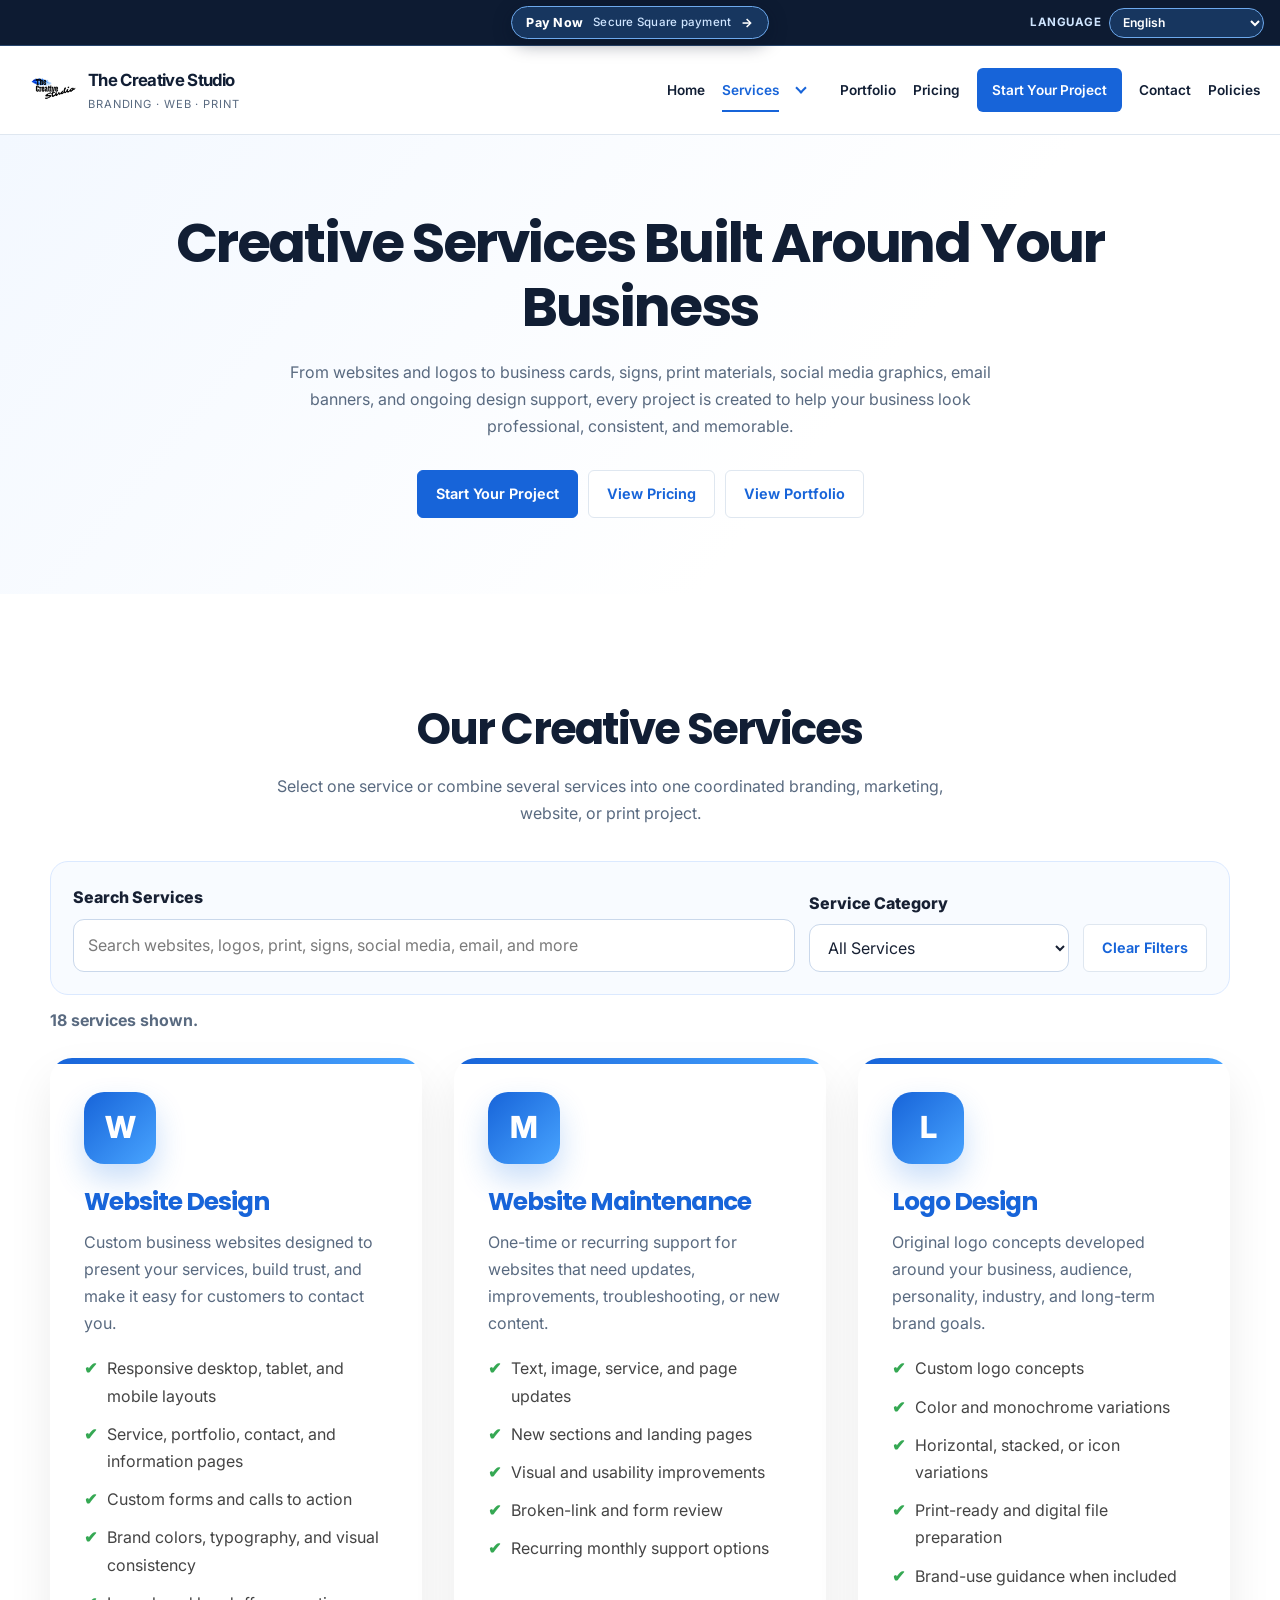
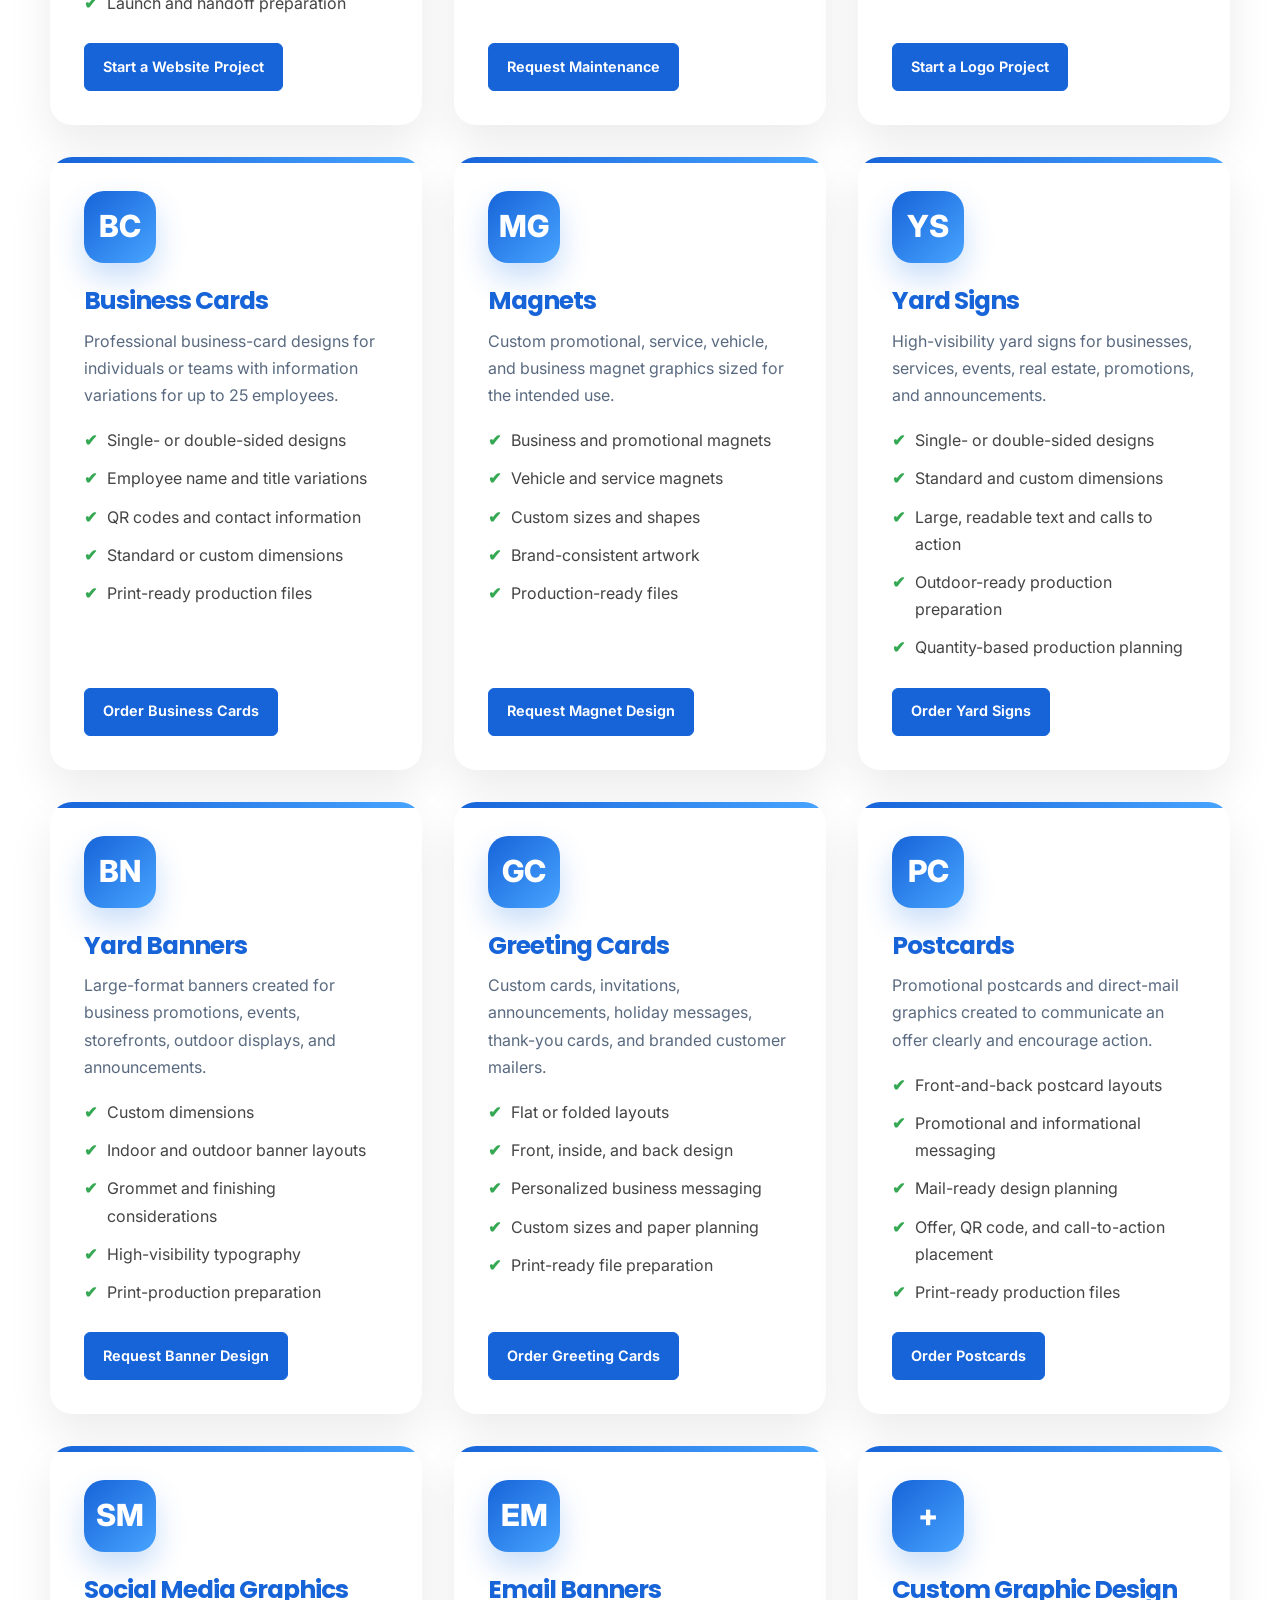
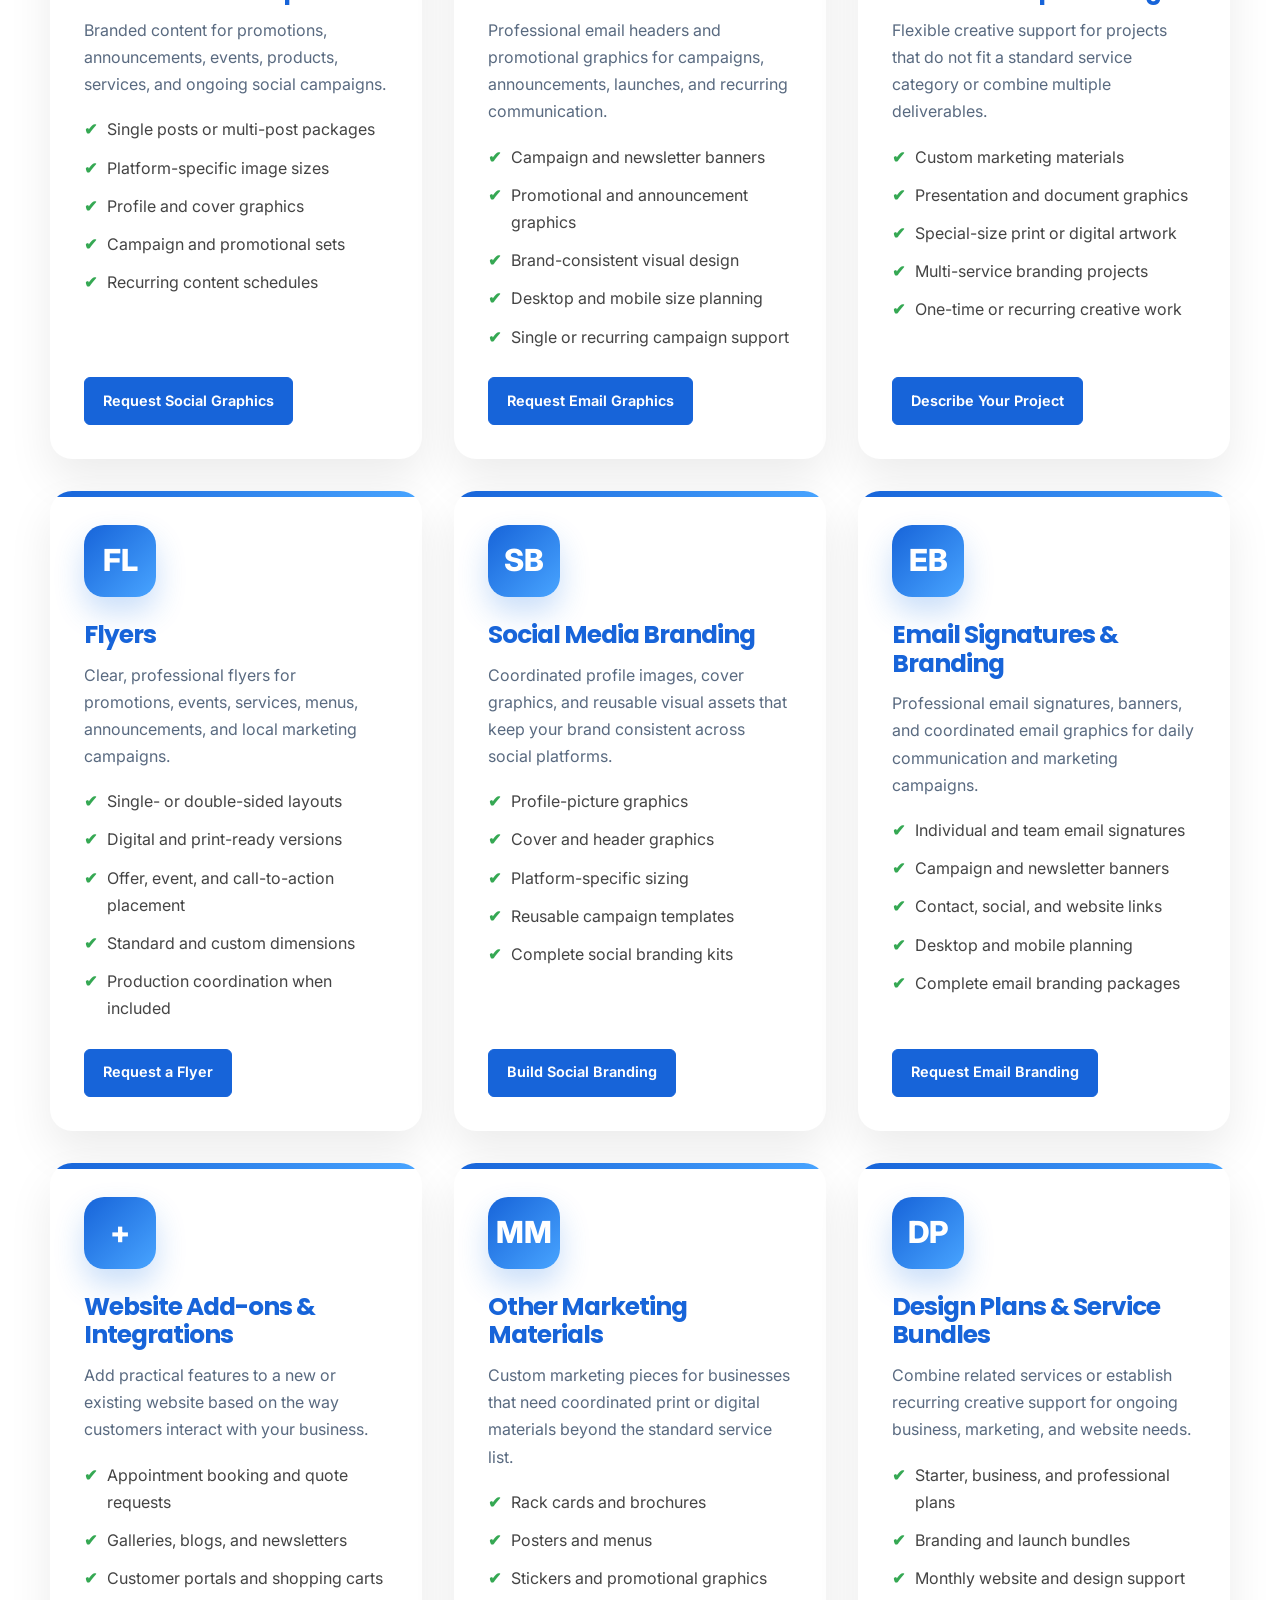
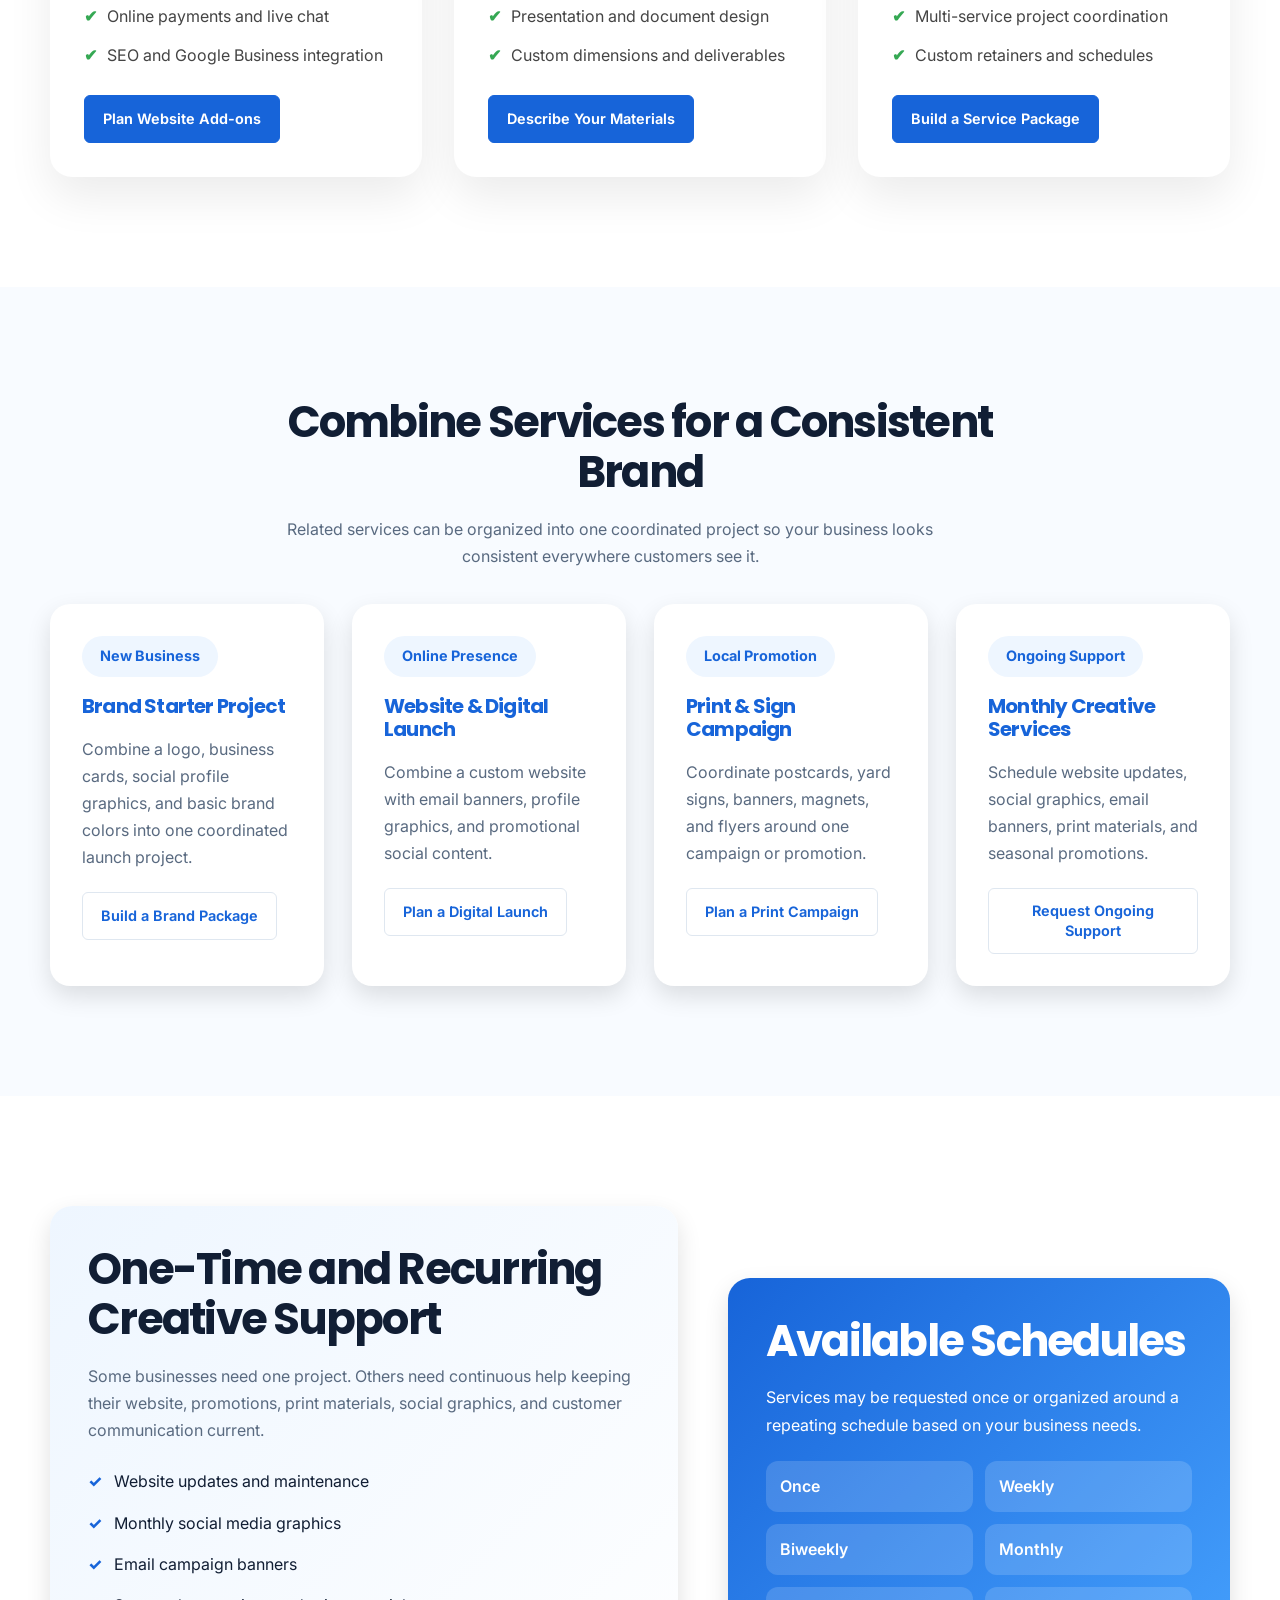
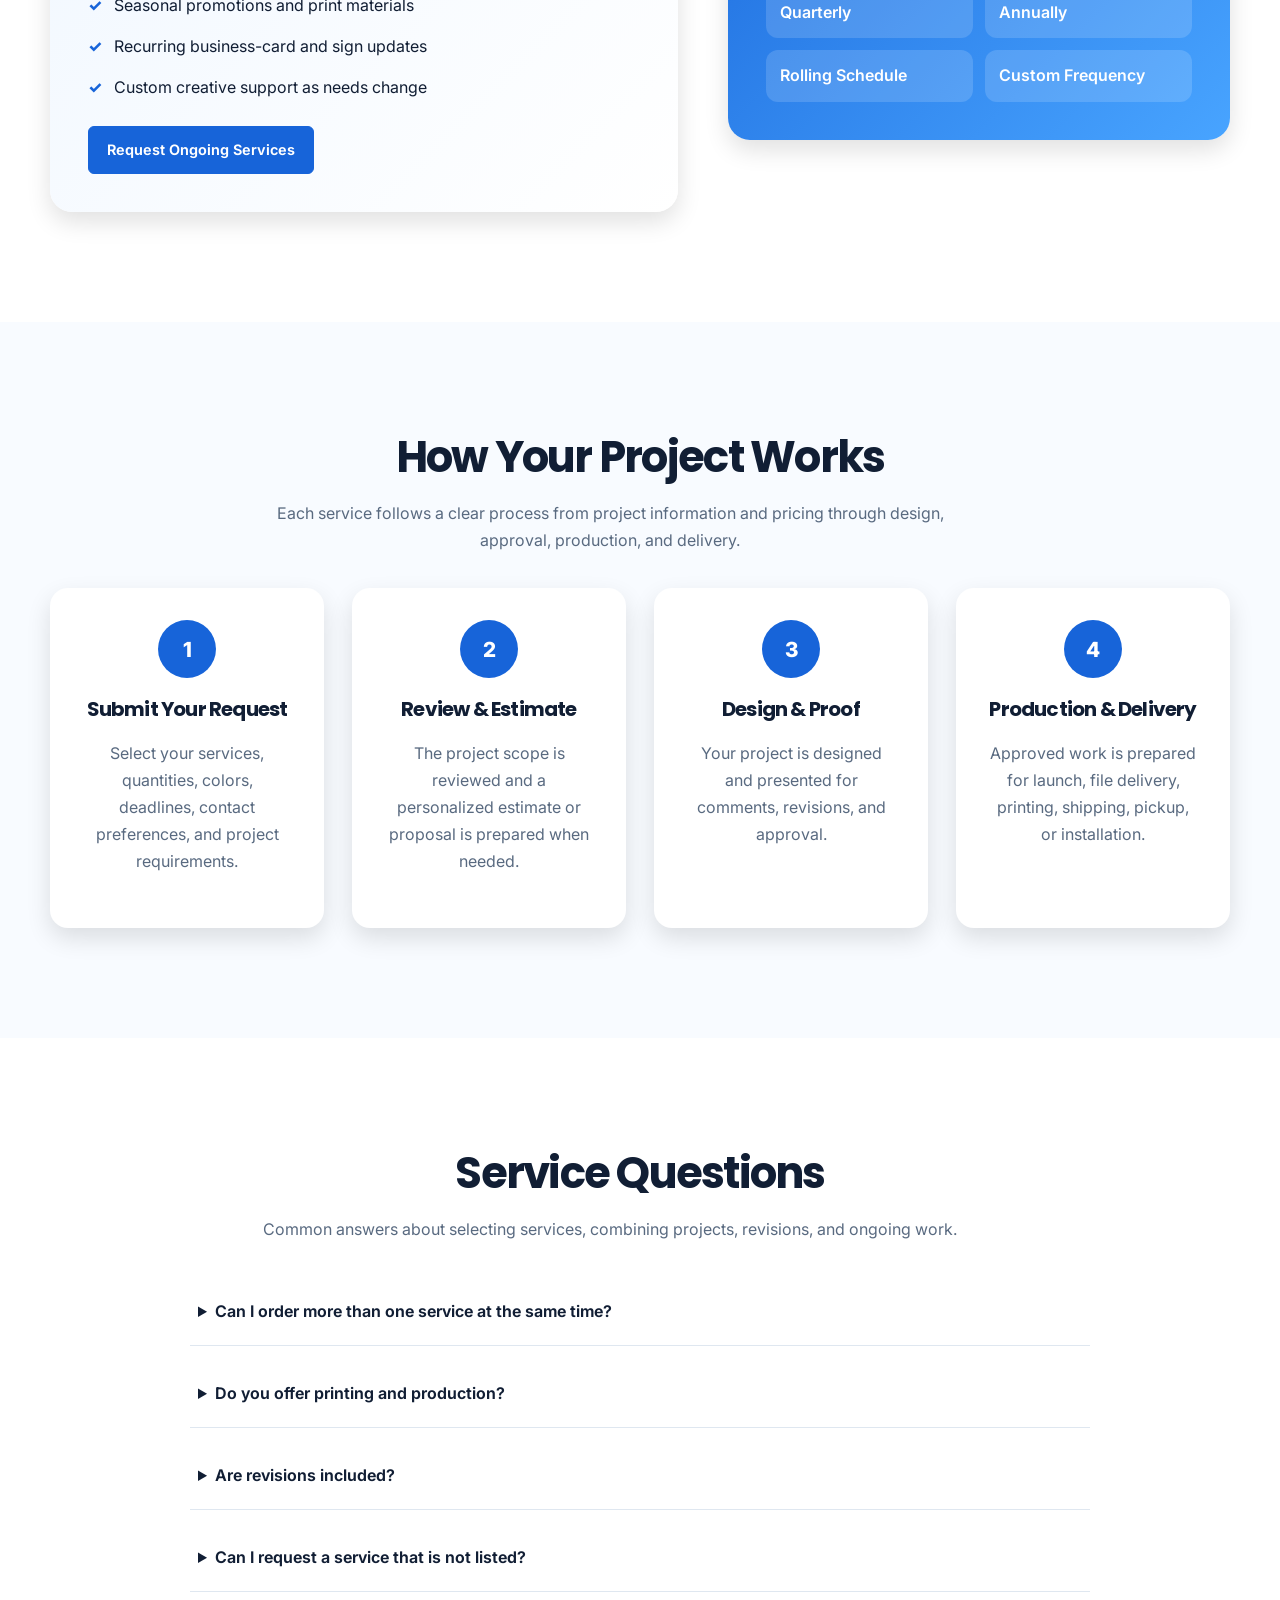
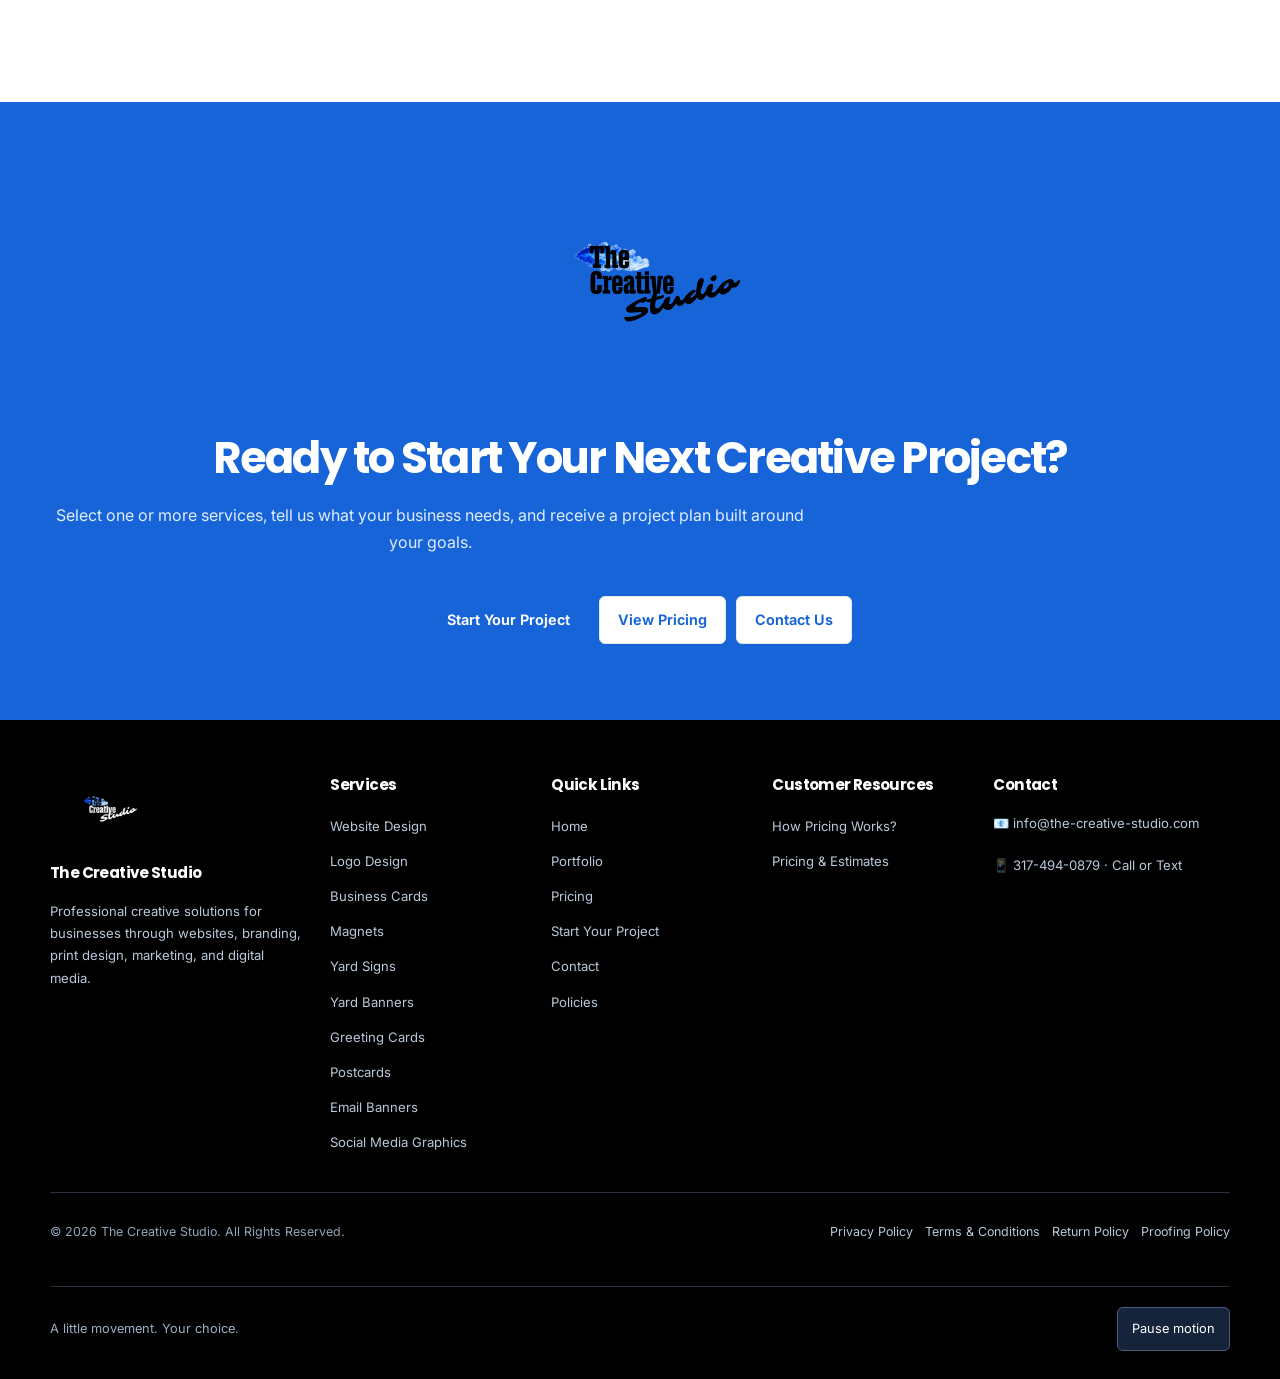
<file: services.html>
<!DOCTYPE html>

<html lang="en">
<head>
<meta charset="utf-8"/>
<meta content="width=device-width, initial-scale=1.0" name="viewport"/>
<!-- Early resource downloads; styles apply normally and scripts execute in order. -->
<link rel="preload" as="style" href="https://fonts.googleapis.com/css2?family=Inter:wght@300;400;500;600;700&amp;family=Poppins:wght@400;600;700;800&amp;display=swap"/>
<link rel="preload" as="style" href="CSS/site.css?v=29c79e805c43"/>
<link rel="preload" as="style" href="CSS/pages/services.css?v=b479f1d7b07a"/>
<link rel="preload" as="script" href="JS/refinement.js?v=ea9358e19d00"/>
<link rel="preload" as="script" href="JS/page-utilities.js?v=8e291ccedb07"/>
<link rel="preload" as="script" href="JS/services.js?v=833600568d4d"/>








<meta content="#1F73E8" name="theme-color"/>
<link href="https://fonts.googleapis.com" rel="preconnect"/>
<link crossorigin="" href="https://fonts.gstatic.com" rel="preconnect"/>
<link href="https://fonts.googleapis.com/css2?family=Inter:wght@300;400;500;600;700&amp;family=Poppins:wght@400;600;700;800&amp;display=swap" rel="stylesheet"/>




<title>Website, Logo &amp; Print Design Services | The Creative Studio</title><meta content="Explore custom websites, logo design, business cards, vehicle magnets, yard signs, banners and marketing graphics from The Creative Studio in Indianapolis." name="description"/><meta content="index, follow, max-image-preview:large" name="robots"/><link href="https://www.the-creative-studio.com/services.html" rel="canonical"/><meta content="website" property="og:type"/><meta content="Website, Logo &amp; Print Design Services | The Creative Studio" property="og:title"/><meta content="Explore custom websites, logo design, business cards, vehicle magnets, yard signs, banners and marketing graphics from The Creative Studio in Indianapolis." property="og:description"/><meta content="https://www.the-creative-studio.com/services.html" property="og:url"/><meta content="The Creative Studio" property="og:site_name"/><meta content="https://www.the-creative-studio.com/logo.png" property="og:image"/><meta content="The Creative Studio logo" property="og:image:alt"/><meta content="summary" name="twitter:card"/><meta content="Website, Logo &amp; Print Design Services | The Creative Studio" name="twitter:title"/><meta content="Explore custom websites, logo design, business cards, vehicle magnets, yard signs, banners and marketing graphics from The Creative Studio in Indianapolis." name="twitter:description"/><meta content="https://www.the-creative-studio.com/logo.png" name="twitter:image"/><link href="assets/logo.webp" rel="icon" type="image/webp"/><script type="application/ld+json">{"@context": "https://schema.org", "@type": "WebPage", "name": "Website, Logo & Print Design Services | The Creative Studio", "description": "Explore custom websites, logo design, business cards, vehicle magnets, yard signs, banners and marketing graphics from The Creative Studio in Indianapolis.", "url": "https://www.the-creative-studio.com/services.html", "isPartOf": {"@id": "https://www.the-creative-studio.com/#website"}}</script><link href="CSS/site.css?v=29c79e805c43" rel="stylesheet"/><link href="CSS/pages/services.css?v=b479f1d7b07a" rel="stylesheet"/>


<script defer src="JS/refinement.js?v=ea9358e19d00"></script>
<script defer src="JS/page-utilities.js?v=8e291ccedb07"></script>
<script defer src="JS/services.js?v=833600568d4d"></script>
<link rel="preload" as="script" href="JS/language-toggle.js?v=1"/><script defer src="JS/language-toggle.js?v=1"></script>
<link rel="preload" as="script" href="JS/analytics.js?v=1"/><script defer src="JS/analytics.js?v=1"></script><link rel="preload" as="script" href="JS/analytics-config.js?v=1"/><script defer src="JS/analytics-config.js?v=1"></script><link rel="preload" as="script" href="JS/google-analytics.js?v=1"/><script defer src="JS/google-analytics.js?v=1"></script></head>
<body class="tcs-interior">
<noscript><div class="container" style="padding:18px 0"><p style="margin:0;padding:14px;border-left:5px solid #1F73E8;background:#eef6ff">JavaScript is unavailable. All services and FAQ answers remain visible, but filtering and accordion controls are disabled.</p></div></noscript>
<!-- ========================================= -->
<!-- LOADER -->
<!-- ========================================= -->
<!-- ========================================= -->
<!-- HEADER -->
<!-- ========================================= -->
<header class="tcs-header"><div class="tcs-pay-ribbon" role="region" aria-label="Secure payment"><a href="https://square.link/u/2D9QuZ8g" rel="noopener noreferrer" target="_blank"><span class="tcs-pay-label">Pay Now</span><span class="tcs-pay-note">Secure Square payment</span><span aria-hidden="true">→</span></a></div><nav aria-label="Main navigation" class="tcs-nav"><a class="tcs-brand" href="index.html"><img alt="The Creative Studio logo" decoding="async" height="64" loading="eager" src="assets/logo.webp" width="64"/><span><strong>The Creative Studio</strong><small>BRANDING · WEB · PRINT</small></span></a><button aria-controls="tcs-navigation" aria-expanded="false" class="tcs-menu" type="button">Menu</button><ul class="tcs-links" id="tcs-navigation"><li><a href="index.html">Home</a></li><li><a aria-current="page" href="services.html">Services</a><ul aria-label="Design services" class="tcs-submenu"><li><a href="order.html?service=website">Website Design</a></li><li><a href="order.html?service=logo">Logo Design</a></li><li><a href="order.html?service=businesscards">Business Cards</a></li><li><a href="order.html?service=magnets">Vehicle Magnets</a></li><li><a href="order.html?service=yardsigns">Yard Signs</a></li><li><a href="order.html?service=yardbanners">Banners</a></li><li><a href="order.html?service=postcards">Postcards</a></li><li><a href="order.html?service=social">Social Media Graphics</a></li><li><a href="order.html?service=email">Email Banners</a></li></ul></li><li><a href="portfolio.html">Portfolio</a></li><li><a href="pricing.html">Pricing</a></li><li><a class="tcs-start tcs-project-shimmer" href="order.html">Start Your Project</a></li><li><a href="contact.html">Contact</a></li><li><a href="policies.html">Policies</a></li></ul></nav></header>
<main>
<!-- ========================================= -->
<!-- SERVICES HERO -->
<!-- ========================================= -->
<section id="services-hero">
<div class="container">
<h1>
      Creative Services Built Around Your Business
     </h1>
<p>
      From websites and logos to business cards, signs, print materials,
            social media graphics, email banners, and ongoing design support,
            every project is created to help your business look professional,
            consistent, and memorable.
     </p>
<div class="hero-buttons">
<a class="btn primary tcs-project-shimmer" href="order.html">
       Start Your Project
      </a>
<a class="btn secondary" href="pricing.html">
       View Pricing
      </a>
<a class="btn secondary" href="portfolio.html">
       View Portfolio
      </a>
</div>
</div>
</section>
<!-- ========================================= -->
<!-- SERVICE DIRECTORY -->
<!-- ========================================= -->
<section id="services-directory">
<div class="container">
<div class="section-title">
<h2>
       Our Creative Services
      </h2>
<p>
       Select one service or combine several services into one
                coordinated branding, marketing, website, or print project.
      </p>
</div>
<div aria-label="Filter creative services" class="services-directory-tools">
<div class="services-search-field">
<label for="servicesSearch">Search Services</label>
<input id="servicesSearch" placeholder="Search websites, logos, print, signs, social media, email, and more" type="search"/>
</div>
<div class="services-filter-field">
<label for="servicesCategory">Service Category</label>
<select id="servicesCategory">
<option value="">All Services</option>
<option value="website">Website &amp; Digital</option>
<option value="branding">Branding</option>
<option value="print">Print &amp; Promotional</option>
<option value="signage">Signs &amp; Banners</option>
<option value="ongoing">Ongoing Support</option>
<option value="custom">Custom Design</option>
</select>
</div>
<button class="btn secondary" id="servicesClearFilters" type="button">Clear Filters</button>
</div>
<p aria-live="polite" class="services-filter-status" id="servicesFilterStatus" role="status"></p>
<div class="services-page-grid">
<article class="service-detail-card" data-service-category="website" id="website-design">
<div class="service-detail-content">
<div class="service-icon">
         W
        </div>
<h2>
         Website Design
        </h2>
<p>
         Custom business websites designed to present your services,
                        build trust, and make it easy for customers to contact you.
        </p>
<ul class="service-feature-list">
<li>
          Responsive desktop, tablet, and mobile layouts
         </li>
<li>
          Service, portfolio, contact, and information pages
         </li>
<li>
          Custom forms and calls to action
         </li>
<li>
          Brand colors, typography, and visual consistency
         </li>
<li>
          Launch and handoff preparation
         </li>
</ul>
<div class="service-card-actions">
<a class="btn primary" href="order.html?service=website">
          Start a Website Project
         </a>
</div>
</div>
</article>
<article class="service-detail-card" data-service-category="website ongoing" id="website-maintenance">
<div class="service-detail-content">
<div class="service-icon">
         M
        </div>
<h2>
         Website Maintenance
        </h2>
<p>
         One-time or recurring support for websites that need
                        updates, improvements, troubleshooting, or new content.
        </p>
<ul class="service-feature-list">
<li>
          Text, image, service, and page updates
         </li>
<li>
          New sections and landing pages
         </li>
<li>
          Visual and usability improvements
         </li>
<li>
          Broken-link and form review
         </li>
<li>
          Recurring monthly support options
         </li>
</ul>
<div class="service-card-actions">
<a class="btn primary" href="order.html?service=maintenance">
          Request Maintenance
         </a>
</div>
</div>
</article>
<article class="service-detail-card" data-service-category="branding" id="logo-design">
<div class="service-detail-content">
<div class="service-icon">
         L
        </div>
<h2>
         Logo Design
        </h2>
<p>
         Original logo concepts developed around your business,
                        audience, personality, industry, and long-term brand goals.
        </p>
<ul class="service-feature-list">
<li>
          Custom logo concepts
         </li>
<li>
          Color and monochrome variations
         </li>
<li>
          Horizontal, stacked, or icon variations
         </li>
<li>
          Print-ready and digital file preparation
         </li>
<li>
          Brand-use guidance when included
         </li>
</ul>
<div class="service-card-actions">
<a class="btn primary" href="order.html?service=logo">
          Start a Logo Project
         </a>
</div>
</div>
</article>
<article class="service-detail-card" data-service-category="print branding" id="business-cards">
<div class="service-detail-content">
<div class="service-icon">
         BC
        </div>
<h2>
         Business Cards
        </h2>
<p>
         Professional business-card designs for individuals
                        or teams with information variations for up to 25 employees.
        </p>
<ul class="service-feature-list">
<li>
          Single- or double-sided designs
         </li>
<li>
          Employee name and title variations
         </li>
<li>
          QR codes and contact information
         </li>
<li>
          Standard or custom dimensions
         </li>
<li>
          Print-ready production files
         </li>
</ul>
<div class="service-card-actions">
<a class="btn primary" href="order.html?service=businesscards">
          Order Business Cards
         </a>
</div>
</div>
</article>
<article class="service-detail-card" data-service-category="print signage" id="magnets">
<div class="service-detail-content">
<div class="service-icon">
         MG
        </div>
<h2>
         Magnets
        </h2>
<p>
         Custom promotional, service, vehicle, and business
                        magnet graphics sized for the intended use.
        </p>
<ul class="service-feature-list">
<li>
          Business and promotional magnets
         </li>
<li>
          Vehicle and service magnets
         </li>
<li>
          Custom sizes and shapes
         </li>
<li>
          Brand-consistent artwork
         </li>
<li>
          Production-ready files
         </li>
</ul>
<div class="service-card-actions">
<a class="btn primary" href="order.html?service=magnets">
          Request Magnet Design
         </a>
</div>
</div>
</article>
<article class="service-detail-card" data-service-category="signage print" id="yard-signs">
<div class="service-detail-content">
<div class="service-icon">
         YS
        </div>
<h2>
         Yard Signs
        </h2>
<p>
         High-visibility yard signs for businesses, services,
                        events, real estate, promotions, and announcements.
        </p>
<ul class="service-feature-list">
<li>
          Single- or double-sided designs
         </li>
<li>
          Standard and custom dimensions
         </li>
<li>
          Large, readable text and calls to action
         </li>
<li>
          Outdoor-ready production preparation
         </li>
<li>
          Quantity-based production planning
         </li>
</ul>
<div class="service-card-actions">
<a class="btn primary" href="order.html?service=yardsigns">
          Order Yard Signs
         </a>
</div>
</div>
</article>
<article class="service-detail-card" data-service-category="signage print" id="yard-banners">
<div class="service-detail-content">
<div class="service-icon">
         BN
        </div>
<h2>
         Yard Banners
        </h2>
<p>
         Large-format banners created for business promotions,
                        events, storefronts, outdoor displays, and announcements.
        </p>
<ul class="service-feature-list">
<li>
          Custom dimensions
         </li>
<li>
          Indoor and outdoor banner layouts
         </li>
<li>
          Grommet and finishing considerations
         </li>
<li>
          High-visibility typography
         </li>
<li>
          Print-production preparation
         </li>
</ul>
<div class="service-card-actions">
<a class="btn primary" href="order.html?service=yardbanners">
          Request Banner Design
         </a>
</div>
</div>
</article>
<article class="service-detail-card" data-service-category="print" id="greeting-cards">
<div class="service-detail-content">
<div class="service-icon">
         GC
        </div>
<h2>
         Greeting Cards
        </h2>
<p>
         Custom cards, invitations, announcements, holiday
                        messages, thank-you cards, and branded customer mailers.
        </p>
<ul class="service-feature-list">
<li>
          Flat or folded layouts
         </li>
<li>
          Front, inside, and back design
         </li>
<li>
          Personalized business messaging
         </li>
<li>
          Custom sizes and paper planning
         </li>
<li>
          Print-ready file preparation
         </li>
</ul>
<div class="service-card-actions">
<a class="btn primary" href="order.html?service=greetingcards">
          Order Greeting Cards
         </a>
</div>
</div>
</article>
<article class="service-detail-card" data-service-category="print" id="postcards">
<div class="service-detail-content">
<div class="service-icon">
         PC
        </div>
<h2>
         Postcards
        </h2>
<p>
         Promotional postcards and direct-mail graphics
                        created to communicate an offer clearly and encourage action.
        </p>
<ul class="service-feature-list">
<li>
          Front-and-back postcard layouts
         </li>
<li>
          Promotional and informational messaging
         </li>
<li>
          Mail-ready design planning
         </li>
<li>
          Offer, QR code, and call-to-action placement
         </li>
<li>
          Print-ready production files
         </li>
</ul>
<div class="service-card-actions">
<a class="btn primary" href="order.html?service=postcards">
          Order Postcards
         </a>
</div>
</div>
</article>
<article class="service-detail-card" data-service-category="website branding ongoing" id="social-media">
<div class="service-detail-content">
<div class="service-icon">
         SM
        </div>
<h2>
         Social Media Graphics
        </h2>
<p>
         Branded content for promotions, announcements,
                        events, products, services, and ongoing social campaigns.
        </p>
<ul class="service-feature-list">
<li>
          Single posts or multi-post packages
         </li>
<li>
          Platform-specific image sizes
         </li>
<li>
          Profile and cover graphics
         </li>
<li>
          Campaign and promotional sets
         </li>
<li>
          Recurring content schedules
         </li>
</ul>
<div class="service-card-actions">
<a class="btn primary" href="order.html?service=social">
          Request Social Graphics
         </a>
</div>
</div>
</article>
<article class="service-detail-card" data-service-category="website branding ongoing" id="email-banners">
<div class="service-detail-content">
<div class="service-icon">
         EM
        </div>
<h2>
         Email Banners
        </h2>
<p>
         Professional email headers and promotional graphics
                        for campaigns, announcements, launches, and recurring communication.
        </p>
<ul class="service-feature-list">
<li>
          Campaign and newsletter banners
         </li>
<li>
          Promotional and announcement graphics
         </li>
<li>
          Brand-consistent visual design
         </li>
<li>
          Desktop and mobile size planning
         </li>
<li>
          Single or recurring campaign support
         </li>
</ul>
<div class="service-card-actions">
<a class="btn primary" href="order.html?service=email">
          Request Email Graphics
         </a>
</div>
</div>
</article>
<article class="service-detail-card" data-service-category="custom" id="custom-design">
<div class="service-detail-content">
<div class="service-icon">
         +
        </div>
<h2>
         Custom Graphic Design
        </h2>
<p>
         Flexible creative support for projects that do not
                        fit a standard service category or combine multiple deliverables.
        </p>
<ul class="service-feature-list">
<li>
          Custom marketing materials
         </li>
<li>
          Presentation and document graphics
         </li>
<li>
          Special-size print or digital artwork
         </li>
<li>
          Multi-service branding projects
         </li>
<li>
          One-time or recurring creative work
         </li>
</ul>
<div class="service-card-actions">
<a class="btn primary" href="order.html?service=custom">
          Describe Your Project
         </a>
</div>
</div>
</article>
<article class="service-detail-card" data-service-category="print branding" id="flyers"><div class="service-detail-content"><div class="service-icon">FL</div><h2>Flyers</h2><p>Clear, professional flyers for promotions, events, services, menus, announcements, and local marketing campaigns.</p><ul class="service-feature-list"><li>Single- or double-sided layouts</li><li>Digital and print-ready versions</li><li>Offer, event, and call-to-action placement</li><li>Standard and custom dimensions</li><li>Production coordination when included</li></ul><div class="service-card-actions"><a class="btn primary" href="order.html?service=flyers">Request a Flyer</a></div></div></article>
<article class="service-detail-card" data-service-category="branding website" id="social-branding"><div class="service-detail-content"><div class="service-icon">SB</div><h2>Social Media Branding</h2><p>Coordinated profile images, cover graphics, and reusable visual assets that keep your brand consistent across social platforms.</p><ul class="service-feature-list"><li>Profile-picture graphics</li><li>Cover and header graphics</li><li>Platform-specific sizing</li><li>Reusable campaign templates</li><li>Complete social branding kits</li></ul><div class="service-card-actions"><a class="btn primary" href="order.html?service=social">Build Social Branding</a></div></div></article>
<article class="service-detail-card" data-service-category="website branding ongoing" id="email-branding"><div class="service-detail-content"><div class="service-icon">EB</div><h2>Email Signatures &amp; Branding</h2><p>Professional email signatures, banners, and coordinated email graphics for daily communication and marketing campaigns.</p><ul class="service-feature-list"><li>Individual and team email signatures</li><li>Campaign and newsletter banners</li><li>Contact, social, and website links</li><li>Desktop and mobile planning</li><li>Complete email branding packages</li></ul><div class="service-card-actions"><a class="btn primary" href="order.html?service=email">Request Email Branding</a></div></div></article>
<article class="service-detail-card" data-service-category="website custom" id="website-addons"><div class="service-detail-content"><div class="service-icon">+</div><h2>Website Add-ons &amp; Integrations</h2><p>Add practical features to a new or existing website based on the way customers interact with your business.</p><ul class="service-feature-list"><li>Appointment booking and quote requests</li><li>Galleries, blogs, and newsletters</li><li>Customer portals and shopping carts</li><li>Online payments and live chat</li><li>SEO and Google Business integration</li></ul><div class="service-card-actions"><a class="btn primary" href="order.html?service=website">Plan Website Add-ons</a></div></div></article>
<article class="service-detail-card" data-service-category="print custom" id="other-marketing-materials"><div class="service-detail-content"><div class="service-icon">MM</div><h2>Other Marketing Materials</h2><p>Custom marketing pieces for businesses that need coordinated print or digital materials beyond the standard service list.</p><ul class="service-feature-list"><li>Rack cards and brochures</li><li>Posters and menus</li><li>Stickers and promotional graphics</li><li>Presentation and document design</li><li>Custom dimensions and deliverables</li></ul><div class="service-card-actions"><a class="btn primary" href="order.html?service=custom">Describe Your Materials</a></div></div></article>
<article class="service-detail-card" data-service-category="ongoing custom branding website" id="design-plans-bundles"><div class="service-detail-content"><div class="service-icon">DP</div><h2>Design Plans &amp; Service Bundles</h2><p>Combine related services or establish recurring creative support for ongoing business, marketing, and website needs.</p><ul class="service-feature-list"><li>Starter, business, and professional plans</li><li>Branding and launch bundles</li><li>Monthly website and design support</li><li>Multi-service project coordination</li><li>Custom retainers and schedules</li></ul><div class="service-card-actions"><a class="btn primary" href="order.html">Build a Service Package</a></div></div></article>
</div>
</div>
</section>
<!-- ========================================= -->
<!-- SERVICE COMBINATIONS -->
<!-- ========================================= -->
<section id="service-combinations">
<div class="container">
<div class="section-title">
<h2>
       Combine Services for a Consistent Brand
      </h2>
<p>
       Related services can be organized into one coordinated
                project so your business looks consistent everywhere customers see it.
      </p>
</div>
<div class="service-combination-grid">
<article class="service-combination-card">
<span class="badge">
        New Business
       </span>
<h3>
        Brand Starter Project
       </h3>
<p>
        Combine a logo, business cards, social profile graphics,
                    and basic brand colors into one coordinated launch project.
       </p>
<a class="btn secondary" href="order.html">
        Build a Brand Package
       </a>
</article>
<article class="service-combination-card">
<span class="badge">
        Online Presence
       </span>
<h3>
        Website &amp; Digital Launch
       </h3>
<p>
        Combine a custom website with email banners,
                    profile graphics, and promotional social content.
       </p>
<a class="btn secondary" href="order.html?service=website">
        Plan a Digital Launch
       </a>
</article>
<article class="service-combination-card">
<span class="badge">
        Local Promotion
       </span>
<h3>
        Print &amp; Sign Campaign
       </h3>
<p>
        Coordinate postcards, yard signs, banners,
                    magnets, and flyers around one campaign or promotion.
       </p>
<a class="btn secondary" href="order.html">
        Plan a Print Campaign
       </a>
</article>
<article class="service-combination-card">
<span class="badge">
        Ongoing Support
       </span>
<h3>
        Monthly Creative Services
       </h3>
<p>
        Schedule website updates, social graphics,
                    email banners, print materials, and seasonal promotions.
       </p>
<a class="btn secondary" href="order.html?service=maintenance">
        Request Ongoing Support
       </a>
</article>
</div>
</div>
</section>
<!-- ========================================= -->
<!-- ONGOING SERVICES -->
<!-- ========================================= -->
<section id="ongoing-services">
<div class="container">
<div class="ongoing-service-layout">
<div class="ongoing-service-card">
<h2>
        One-Time and Recurring Creative Support
       </h2>
<p>
        Some businesses need one project. Others need continuous
                    help keeping their website, promotions, print materials,
                    social graphics, and customer communication current.
       </p>
<ul>
<li>
         Website updates and maintenance
        </li>
<li>
         Monthly social media graphics
        </li>
<li>
         Email campaign banners
        </li>
<li>
         Seasonal promotions and print materials
        </li>
<li>
         Recurring business-card and sign updates
        </li>
<li>
         Custom creative support as needs change
        </li>
</ul>
<a class="btn primary" href="order.html">
        Request Ongoing Services
       </a>
</div>
<aside class="service-frequency-box">
<h2>
        Available Schedules
       </h2>
<p>
        Services may be requested once or organized around a
                    repeating schedule based on your business needs.
       </p>
<ul>
<li>
         Once
        </li>
<li>
         Weekly
        </li>
<li>
         Biweekly
        </li>
<li>
         Monthly
        </li>
<li>
         Quarterly
        </li>
<li>
         Annually
        </li>
<li>
         Rolling Schedule
        </li>
<li>
         Custom Frequency
        </li>
</ul>
</aside>
</div>
</div>
</section>
<!-- ========================================= -->
<!-- SERVICE PROCESS -->
<!-- ========================================= -->
<section id="services-process">
<div class="container">
<div class="section-title">
<h2>
       How Your Project Works
      </h2>
<p>
       Each service follows a clear process from project information
                and pricing through design, approval, production, and delivery.
      </p>
</div>
<div class="services-process-grid">
<article class="services-process-card">
<span class="services-process-number">
        1
       </span>
<h3>
        Submit Your Request
       </h3>
<p>
        Select your services, quantities, colors,
                    deadlines, contact preferences, and project requirements.
       </p>
</article>
<article class="services-process-card">
<span class="services-process-number">
        2
       </span>
<h3>
        Review &amp; Estimate
       </h3>
<p>
        The project scope is reviewed and a personalized
                    estimate or proposal is prepared when needed.
       </p>
</article>
<article class="services-process-card">
<span class="services-process-number">
        3
       </span>
<h3>
        Design &amp; Proof
       </h3>
<p>
        Your project is designed and presented for
                    comments, revisions, and approval.
       </p>
</article>
<article class="services-process-card">
<span class="services-process-number">
        4
       </span>
<h3>
        Production &amp; Delivery
       </h3>
<p>
        Approved work is prepared for launch,
                    file delivery, printing, shipping, pickup, or installation.
       </p>
</article>
</div>
</div>
</section>
<!-- ========================================= -->
<!-- SERVICES FAQ -->
<!-- ========================================= -->
<section id="services-faq">
<div class="container">
<div class="section-title">
<h2>
       Service Questions
      </h2>
<p>
       Common answers about selecting services,
                combining projects, revisions, and ongoing work.
      </p>
</div>
<div class="faq-container">
<details class="tcs-faq"><summary>Can I order more than one service at the same time?</summary><div class="tcs-faq-answer">
<p>
         Yes. The project form allows you to select multiple
                        services and explain how they should work together.
                        Related services may be organized into one estimate,
                        project schedule, agreement, or payment plan.
        </p>
</div></details>
<details class="tcs-faq"><summary>Do you offer printing and production?</summary><div class="tcs-faq-answer">
<p>
         Physical products may include printing or production
                        coordination. Final pricing depends on size, material,
                        quantity, finish, vendor availability, shipping, and delivery.
        </p>
</div></details>
<details class="tcs-faq"><summary>Are revisions included?</summary><div class="tcs-faq-answer">
<p>
         The included revision allowance is identified in the
                        estimate or agreement. Work outside the approved scope
                        may require a change request, revised estimate, or new deadline.
        </p>
</div></details>
<details class="tcs-faq"><summary>Can I request a service that is not listed?</summary><div class="tcs-faq-answer">
<p>
         Yes. Choose Custom Graphic Design and describe the
                        project in detail. The request will be reviewed to determine
                        whether it can be completed and how it should be quoted.
        </p>
</div></details>
</div>
</div>
</section>
<!-- ========================================= -->
<!-- FINAL CTA -->
<!-- ========================================= -->
<section id="final-cta">
<div class="container">
<img alt="The Creative Studio Logo" class="cta-logo" decoding="async" height="1600" loading="lazy" src="assets/logo.webp" width="1600"/>
<h2>
      Ready to Start Your Next Creative Project?
     </h2>
<p>
      Select one or more services, tell us what your business needs,
            and receive a project plan built around your goals.
     </p>
<div class="cta-buttons">
<a class="btn primary tcs-project-shimmer" href="order.html">
       Start Your Project
      </a>
<a class="btn secondary" href="pricing.html">
       View Pricing
      </a>
<a class="btn secondary" href="contact.html">
       Contact Us
      </a>
</div>
</div>
</section>
<!-- ========================================= -->
<!-- BACK TO TOP -->
<!-- ========================================= -->
<button aria-label="Back To Top" id="backToTop" type="button">
    ↑
   </button>
</main>
<!-- ========================================= -->
<!-- FOOTER -->
<!-- ========================================= -->
<footer id="site-footer">
<div class="container">
<div class="footer-grid footer-grid-five">
<div class="footer-column"><img alt="The Creative Studio Logo" class="footer-logo" decoding="async" height="1600" loading="lazy" src="assets/logo2.webp" width="1600"/><h3>The Creative Studio</h3><p>Professional creative solutions for businesses through websites, branding, print design, marketing, and digital media.</p></div>
<div class="footer-column">
<h3>
       Services
      </h3>
<ul>
<li>
<a href="order.html?service=website">
         Website Design
        </a>
</li>
<li>
<a href="order.html?service=logo">
         Logo Design
        </a>
</li>
<li>
<a href="order.html?service=businesscards">
         Business Cards
        </a>
</li>
<li>
<a href="order.html?service=magnets">
         Magnets
        </a>
</li>
<li>
<a href="order.html?service=yardsigns">
         Yard Signs
        </a>
</li>
<li>
<a href="order.html?service=yardbanners">
         Yard Banners
        </a>
</li>
<li>
<a href="order.html?service=greetingcards">
         Greeting Cards
        </a>
</li>
<li>
<a href="order.html?service=postcards">
         Postcards
        </a>
</li>
<li>
<a href="order.html?service=email">
         Email Banners
        </a>
</li>
<li>
<a href="order.html?service=social">
         Social Media Graphics
        </a>
</li>
</ul>
</div>
<div class="footer-column">
<h3>
       Quick Links
      </h3>
<ul>
<li>
<a href="index.html">
         Home
        </a>
</li>
<li>
<a href="portfolio.html">
         Portfolio
        </a>
</li>
<li>
<a href="pricing.html">
         Pricing
        </a>
</li>
<li>
<a class="" href="order.html">
         Start Your Project
        </a>
</li>
<li>
<a href="contact.html">
         Contact
        </a>
</li>
<li>
<a href="policies.html">
         Policies
        </a>
</li>
</ul>
</div><div class="footer-column"><h3>Customer Resources</h3><ul><li><a href="pricing-tables.html">How Pricing Works?</a></li><li><a href="pricing-table.html">Pricing &amp; Estimates</a></li></ul></div>
<div class="footer-column">
<h3>
       Contact
      </h3>
<p>
       📧
       <a href="mailto:info@the-creative-studio.com">
        info@the-creative-studio.com
       </a>
</p>
<p>
       📱 <a href="tel:+13174940879">317-494-0879</a> · Call or Text
      </p>
<div class="social-icons">
</div>
</div>
</div>
<hr/>
<div class="footer-bottom">
<p>
      © 2026 The Creative Studio. All Rights Reserved.
     </p>
<div class="footer-links">
<a href="policies.html">
       Privacy Policy
      </a>
<a href="policies.html">
       Terms &amp; Conditions
      </a>
<a href="policies.html">
       Return Policy
      </a>
<a href="policies.html">
       Proofing Policy
      </a>
</div>
</div>
</div>
</footer>
<!-- ========================================= -->
<!-- TOASTS -->
<!-- ========================================= -->
<div aria-atomic="true" aria-live="polite" class="toast-container" id="toastContainer">
</div>

</body>
</html>
</file>
<file: CSS/site.css>
/* SINGLE SHARED DESIGN SYSTEM. Homepage is the design reference.
   Layer order: preserved feature rules, shared base, page features, shared shell, motion.
   Page files must not define header/footer styling. */
@layer legacy,base,pages,shell,effects;
@layer legacy{
body:where(.tcs-interior).tcs-interior{--primary: #1F73E8;--primary-light: #4EA6FF;--accent: #7BC4FF;--dark: #1b1b1b;--light: #f5f6f8;--white: #ffffff;--gray: #7a7a7a;--shadow: 0 10px 25px rgba(0,0,0,.12);--radius: 14px;--transition: .3s ease;--max-width: 1280px;}
:where(body.tcs-interior) *,:where(body.tcs-interior) *::before,:where(body.tcs-interior) *::after{margin:0;padding:0;box-sizing:border-box;}
html{scroll-behavior:smooth;}
body:where(.tcs-interior){font-family:"Inter",sans-serif;color:var(--dark);background:
        linear-gradient(
            180deg,
            #ffffff 0%,
            #eef7ff 40%,
            #ffffff 100%
        );line-height:1.7;overflow-x:hidden;}
:where(body.tcs-interior) img{display:block;max-width:100%;height:auto;}
:where(body.tcs-interior) a{color:inherit;text-decoration:none;transition:var(--transition);}
:where(body.tcs-interior) ul{list-style:none;}
:where(body.tcs-interior) .container{width:min(92%,var(--max-width));margin:auto;}
:where(body.tcs-interior) .section{padding:90px 0;}
:where(body.tcs-interior) h1,:where(body.tcs-interior) h2,:where(body.tcs-interior) h3,:where(body.tcs-interior) h4{font-family:"Poppins",sans-serif;line-height:1.2;margin-bottom:1rem;}
:where(body.tcs-interior) h1{font-size:3.4rem;}
:where(body.tcs-interior) h2{font-size:2.5rem;}
:where(body.tcs-interior) h3{font-size:1.45rem;}
:where(body.tcs-interior) p{color:#444;margin-bottom:1rem;}
:where(body.tcs-interior) .btn{display:inline-block;padding:14px 30px;border-radius:999px;font-weight:700;transition:var(--transition);box-shadow:var(--shadow);}
:where(body.tcs-interior) .btn.primary{background:var(--primary);color:white;}
:where(body.tcs-interior) .btn.primary:hover{background:#155bc0;transform:translateY(-3px);}
:where(body.tcs-interior) .btn.secondary{background:white;color:var(--primary);border:2px solid var(--primary);}
:where(body.tcs-interior) .btn.secondary:hover{background:var(--primary);color:white;}
:where(body.tcs-interior) .site-header{position:sticky;top:0;z-index:1000;background:rgba(255,255,255,.92);backdrop-filter:blur(14px);border-bottom:1px solid #e6eef9;}
:where(body.tcs-interior) .brand{display:flex;align-items:center;gap:14px;}
:where(body.tcs-interior) .brand img{height:64px;}
:where(body.tcs-interior) .dropdown{position:relative;}
:where(body.tcs-interior) .dropdown-menu{position:absolute;top:100%;left:0;min-width:240px;background:white;border-radius:var(--radius);box-shadow:var(--shadow);opacity:0;visibility:hidden;transition:.3s;}
:where(body.tcs-interior) .dropdown:hover .dropdown-menu{opacity:1;visibility:visible;}
:where(body.tcs-interior) .dropdown-menu a{display:block;padding:10px 18px;}
:where(body.tcs-interior) #hero{position:relative;overflow:hidden;min-height:92vh;display:flex;justify-content:center;align-items:center;text-align:center;background:
        radial-gradient(circle at top right,
        rgba(31,115,232,.15),
        transparent 35%),

        radial-gradient(circle at bottom left,
        rgba(78,166,255,.15),
        transparent 40%);}
:where(body.tcs-interior) .hero-content{max-width:900px;}
:where(body.tcs-interior) .hero-logo{width:320px;margin:0 auto 30px;}
:where(body.tcs-interior) .hero-buttons{display:flex;justify-content:center;flex-wrap:wrap;gap:18px;margin-top:30px;}
@media (max-width:900px){:where(body.tcs-interior) h1{font-size:2.5rem;}
:where(body.tcs-interior) h2{font-size:2rem;}
:where(body.tcs-interior) .hero-logo{width:220px;}}
:where(body.tcs-interior) .section-title{text-align:center;max-width:800px;margin:0 auto 60px;}
:where(body.tcs-interior) .section-title h2{color:var(--dark);margin-bottom:15px;}
:where(body.tcs-interior) .section-title p{font-size:1.1rem;color:var(--gray);}
:where(body.tcs-interior) #about{padding:120px 0;}
:where(body.tcs-interior) .about-grid{display:grid;grid-template-columns:repeat(auto-fit,minmax(280px,1fr));gap:30px;margin-top:50px;}
:where(body.tcs-interior) .about-card{background:#fff;padding:35px;border-radius:var(--radius);box-shadow:var(--shadow);transition:var(--transition);}
:where(body.tcs-interior) .about-card:hover{transform:translateY(-10px);}
:where(body.tcs-interior) .about-card h3{color:var(--primary);}
:where(body.tcs-interior) #services{padding:120px 0;background:#f8fbff;}
:where(body.tcs-interior) .services-grid{display:grid;grid-template-columns:repeat(auto-fit,minmax(260px,1fr));gap:30px;}
:where(body.tcs-interior) .service-card{background:#fff;border-radius:var(--radius);padding:35px;text-align:center;box-shadow:var(--shadow);transition:all .35s ease;position:relative;overflow:hidden;}
:where(body.tcs-interior) .service-card::before{content:"";position:absolute;top:0;left:0;width:100%;height:5px;background:var(--primary);}
:where(body.tcs-interior) .service-card:hover{transform:translateY(-12px);}
:where(body.tcs-interior) .service-card h3{margin-bottom:10px;color:var(--primary);}
:where(body.tcs-interior) #why-us{padding:120px 0;}
:where(body.tcs-interior) .why-grid{display:grid;grid-template-columns:repeat(auto-fit,minmax(260px,1fr));gap:30px;}
:where(body.tcs-interior) .why-card{background:#fff;padding:35px;border-radius:var(--radius);box-shadow:var(--shadow);transition:var(--transition);}
:where(body.tcs-interior) .why-card:hover{transform:translateY(-10px);}
:where(body.tcs-interior) .why-card h3{color:var(--primary);}
:where(body.tcs-interior) #statistics{background:linear-gradient(
        135deg,
        var(--primary),
        var(--primary-light)
    );color:#fff;padding:120px 0;}
:where(body.tcs-interior) .stats-grid{display:grid;grid-template-columns:repeat(auto-fit,minmax(220px,1fr));gap:30px;}
:where(body.tcs-interior) .stat-card{text-align:center;}
:where(body.tcs-interior) .stat-card h2{font-size:3.5rem;margin-bottom:10px;color:#fff;}
:where(body.tcs-interior) .stat-card p{color:#fff;}
:where(body.tcs-interior) #process{padding:120px 0;}
:where(body.tcs-interior) .process-grid{display:grid;grid-template-columns:repeat(auto-fit,minmax(250px,1fr));gap:30px;}
:where(body.tcs-interior) .process-step{background:#fff;padding:35px;border-radius:var(--radius);box-shadow:var(--shadow);text-align:center;transition:var(--transition);}
:where(body.tcs-interior) .process-step:hover{transform:translateY(-10px);}
:where(body.tcs-interior) .process-step span{display:flex;justify-content:center;align-items:center;width:60px;height:60px;margin:0 auto 20px;border-radius:50%;background:var(--primary);color:#fff;font-weight:700;font-size:1.4rem;}
:where(body.tcs-interior) #featured-work{padding:120px 0;background:#f8fbff;}
:where(body.tcs-interior) .portfolio-grid{display:grid;grid-template-columns:repeat(auto-fit,minmax(300px,1fr));gap:35px;}
:where(body.tcs-interior) .portfolio-card{background:#fff;border-radius:var(--radius);overflow:hidden;box-shadow:var(--shadow);transition:var(--transition);}
:where(body.tcs-interior) .portfolio-card:hover{transform:translateY(-10px);}
:where(body.tcs-interior) .portfolio-card img{width:100%;height:260px;object-fit:cover;}
:where(body.tcs-interior) .portfolio-info{padding:25px;}
:where(body.tcs-interior) .center-button{text-align:center;margin-top:50px;}
:where(body.tcs-interior) .blue-glow{position:relative;}
:where(body.tcs-interior) .blue-glow::before{content:"";position:absolute;width:400px;height:400px;background:rgba(31,115,232,.15);filter:blur(120px);z-index:-1;}
:where(body.tcs-interior) .blue-glow-left::before{left:-150px;top:-150px;}
:where(body.tcs-interior) .blue-glow-right::before{right:-150px;top:-150px;}
:where(body.tcs-interior) .reveal{opacity:0;transform:translateY(50px);transition:all .8s ease;}
:where(body.tcs-interior) .reveal.active{opacity:1;transform:translateY(0);}
:where(body.tcs-interior) #featured-work{padding:100px 0;background:#ffffff;}
:where(body.tcs-interior) .portfolio-grid{display:grid;grid-template-columns:repeat(auto-fit,minmax(320px,1fr));gap:35px;margin-top:50px;}
:where(body.tcs-interior) .portfolio-card{background:#fff;border-radius:18px;overflow:hidden;box-shadow:0 15px 40px rgba(0,0,0,.08);transition:.35s;cursor:pointer;}
:where(body.tcs-interior) .portfolio-card:hover{transform:translateY(-10px);box-shadow:0 25px 55px rgba(0,0,0,.15);}
:where(body.tcs-interior) .portfolio-card img{width:100%;height:260px;object-fit:cover;transition:.5s;}
:where(body.tcs-interior) .portfolio-card:hover img{transform:scale(1.08);}
:where(body.tcs-interior) .portfolio-info{padding:30px;}
:where(body.tcs-interior) .portfolio-info h3{margin-bottom:15px;color:var(--primary);}
:where(body.tcs-interior) .portfolio-info p{margin:0;color:#555;}
:where(body.tcs-interior) .center-button{margin-top:60px;text-align:center;}
:where(body.tcs-interior) #testimonials{padding:100px 0;background:linear-gradient(
        180deg,
        #eef6ff,
        #ffffff
    );}
:where(body.tcs-interior) .testimonial-slider{display:grid;gap:30px;margin-top:50px;}
:where(body.tcs-interior) .testimonial-slider blockquote{background:white;padding:40px;border-radius:20px;box-shadow:0 15px 40px rgba(0,0,0,.08);font-size:1.05rem;position:relative;}
:where(body.tcs-interior) .testimonial-slider footer{margin-top:20px;color:#f7b500;font-weight:700;}
:where(body.tcs-interior) #faq{padding:100px 0;background:white;}
:where(body.tcs-interior) .faq-container{max-width:900px;margin:auto;}
:where(body.tcs-interior) .faq-item{margin-bottom:20px;border-radius:15px;overflow:hidden;box-shadow:0 8px 25px rgba(0,0,0,.08);}
:where(body.tcs-interior) .faq-question{width:100%;background:var(--primary);color:white;border:none;padding:22px;text-align:left;font-size:1rem;cursor:pointer;transition:.3s;}
:where(body.tcs-interior) .faq-question:hover{background:#155bc0;}
:where(body.tcs-interior) .faq-answer{display:none;background:white;padding:25px;line-height:1.8;}
:where(body.tcs-interior) .faq-item.active .faq-answer{display:block;}
:where(body.tcs-interior) #final-cta{background:linear-gradient(
        135deg,
        var(--primary),
        var(--primary-light)
    );color:white;text-align:center;padding:120px 0;}
:where(body.tcs-interior) .cta-logo{width:220px;margin:auto auto 35px;}
:where(body.tcs-interior) .cta-buttons{display:flex;justify-content:center;gap:20px;flex-wrap:wrap;margin-top:40px;}
:where(body.tcs-interior) #newsletter{padding:100px 0;background:#f8fbff;}
:where(body.tcs-interior) .newsletter-content{max-width:700px;margin:auto;text-align:center;}
:where(body.tcs-interior) #newsletterForm{display:grid;gap:20px;margin-top:35px;}
:where(body.tcs-interior) #newsletterForm input{padding:18px;border-radius:12px;border:1px solid #d7e5ff;font-size:1rem;}
:where(body.tcs-interior) #newsletterForm button{width:220px;justify-self:center;}
:where(body.tcs-interior) #contact-preview{padding:100px 0;}
:where(body.tcs-interior) .contact-grid{display:grid;grid-template-columns:1fr 1fr;gap:70px;align-items:center;}
:where(body.tcs-interior) .contact-list{margin:30px 0;}
:where(body.tcs-interior) .contact-list li{margin-bottom:18px;font-size:1.05rem;}
:where(body.tcs-interior) .contact-logo{width:100%;max-width:420px;margin:auto;}
:where(body.tcs-interior) #social-preview{padding:100px 0;text-align:center;}
:where(body.tcs-interior) .social-buttons{display:flex;justify-content:center;gap:25px;flex-wrap:wrap;margin-top:40px;}
:where(body.tcs-interior) .social-btn{background:white;padding:18px 32px;border-radius:50px;box-shadow:0 10px 30px rgba(0,0,0,.08);transition:.3s;}
:where(body.tcs-interior) .social-btn:hover{background:var(--primary);color:white;transform:translateY(-6px);}
@media(max-width:900px){:where(body.tcs-interior) .contact-grid{grid-template-columns:1fr;text-align:center;}
:where(body.tcs-interior) .portfolio-grid{grid-template-columns:1fr;}
:where(body.tcs-interior) .social-buttons{flex-direction:column;align-items:center;}}
:where(body.tcs-interior) .hours-grid{display:grid;grid-template-columns:repeat(auto-fit,minmax(220px,1fr));gap:25px;margin-top:50px;align-items: center;}
:where(body.tcs-interior) .hours-card{background:#fff;padding:35px;text-align:center;border-radius:18px;box-shadow:0 15px 35px rgba(0,0,0,.08);transition:.35s;align-items: center;}
:where(body.tcs-interior) .hours-card:hover{transform:translateY(-8px);box-shadow:0 25px 55px rgba(0,0,0,.15);}
:where(body.tcs-interior) .hours-card h3{color:var(--primary);}
:where(body.tcs-interior) #start-project-banner{background:linear-gradient(135deg,var(--primary),var(--primary-light));color:#fff;text-align:center;padding:120px 20px;}
:where(body.tcs-interior) .banner-logo{width:220px;margin:0 auto 35px;}
:where(body.tcs-interior) .large-button{margin-top:35px;font-size:1.15rem;padding:18px 40px;}
:where(body.tcs-interior) #backToTop{position:fixed;right:30px;bottom:30px;width:55px;height:55px;border:none;border-radius:50%;background:var(--primary);color:#fff;cursor:pointer;font-size:1.5rem;display:none;box-shadow:0 15px 30px rgba(0,0,0,.25);transition:.3s;z-index:999;}
:where(body.tcs-interior) #backToTop:hover{transform:translateY(-6px);background:#155bc0;}
:where(body.tcs-interior) .modal{position:fixed;inset:0;background:rgba(0,0,0,.75);display:flex;justify-content:center;align-items:center;padding:40px;z-index:2000;}
:where(body.tcs-interior) .hidden{display:none;}
:where(body.tcs-interior) .modal-content{background:#fff;width:min(900px,100%);border-radius:20px;padding:40px;position:relative;max-height:90vh;overflow:auto;}
:where(body.tcs-interior) .close-modal{position:absolute;top:20px;right:25px;background:none;border:none;font-size:2rem;cursor:pointer;}
:where(body.tcs-interior) .social-icons{display:flex;gap:12px;flex-wrap:wrap;margin-top:20px;}
:where(body.tcs-interior) .social-icons a{padding:10px 18px;border-radius:50px;background:rgba(255,255,255,.08);}
:where(body.tcs-interior) .social-icons a:hover{background:var(--primary);}
:where(body.tcs-interior) .reveal{opacity:0;transform:translateY(60px);transition:all .9s ease;}
:where(body.tcs-interior) .reveal.active{opacity:1;transform:translateY(0);}
:where(body.tcs-interior) .float{animation:float 5s ease-in-out infinite;}
@keyframes float{

0%{
transform:translateY(0px);
}

50%{
transform:translateY(-12px);
}

100%{
transform:translateY(0px);
}

}
:where(body.tcs-interior) .fade-in{animation:fadeIn 1.2s ease;}
@keyframes fadeIn{

from{
opacity:0;
}

to{
opacity:1;
}

}
:where(body.tcs-interior) .btn.primary:hover{box-shadow:
    0 0 15px rgba(31,115,232,.45),
    0 0 35px rgba(31,115,232,.25);}
:where(body.tcs-interior) .blue-smoke{position:absolute;inset:0;background:
        radial-gradient(circle at 20% 30%,rgba(31,115,232,.18),transparent 30%),
        radial-gradient(circle at 80% 20%,rgba(78,166,255,.18),transparent 35%),
        radial-gradient(circle at 50% 80%,rgba(123,196,255,.18),transparent 35%);filter:blur(70px);animation:smokeMove 18s linear infinite alternate;pointer-events:none;}
@keyframes smokeMove{

0%{
transform:translate(0,0) scale(1);
}

50%{
transform:translate(-30px,20px) scale(1.08);
}

100%{
transform:translate(40px,-20px) scale(.95);
}

}
:where(body.tcs-interior) ::-webkit-scrollbar{width:12px;}
:where(body.tcs-interior) ::-webkit-scrollbar-track{background:#eef5ff;}
:where(body.tcs-interior) ::-webkit-scrollbar-thumb{background:var(--primary);border-radius:50px;}
:where(body.tcs-interior) ::-webkit-scrollbar-thumb:hover{background:#155bc0;}
:where(body.tcs-interior) .text-center{text-align:center;}
:where(body.tcs-interior) .mt-1{margin-top:1rem;}
:where(body.tcs-interior) .mt-2{margin-top:2rem;}
:where(body.tcs-interior) .mt-3{margin-top:3rem;}
:where(body.tcs-interior) .mb-1{margin-bottom:1rem;}
:where(body.tcs-interior) .mb-2{margin-bottom:2rem;}
:where(body.tcs-interior) .mb-3{margin-bottom:3rem;}
:where(body.tcs-interior) .shadow{box-shadow:0 15px 35px rgba(0,0,0,.12);}
:where(body.tcs-interior) .rounded{border-radius:18px;}
:where(body.tcs-interior) .hidden-mobile{display:block;}
:where(body.tcs-interior) .visible-mobile{display:none;}
@media(max-width:900px){:where(body.tcs-interior) .hidden-mobile{display:none;}
:where(body.tcs-interior) .visible-mobile{display:block;}
:where(body.tcs-interior) .hours-grid{grid-template-columns:1fr;}
:where(body.tcs-interior) .modal-content{padding:25px;}}
:where(body.tcs-interior) .wave-divider{position:relative;overflow:hidden;}
:where(body.tcs-interior) .wave-divider::after{content:"";position:absolute;bottom:-2px;left:0;width:100%;height:120px;background:linear-gradient(180deg,transparent,#eef5ff) center bottom/cover no-repeat;pointer-events:none;}
:where(body.tcs-interior) .section-divider{width:120px;height:5px;margin:25px auto 45px;border-radius:50px;background:linear-gradient(
        90deg,
        var(--primary),
        var(--primary-light)
    );}
:where(body.tcs-interior) .glass-card{background:rgba(255,255,255,.65);backdrop-filter:blur(18px);border:1px solid rgba(255,255,255,.45);border-radius:22px;padding:35px;box-shadow:0 20px 45px rgba(0,0,0,.08);}
:where(body.tcs-interior) .service-card{position:relative;overflow:hidden;}
:where(body.tcs-interior) .service-card::before{content:"";position:absolute;inset:0;background:linear-gradient(
        135deg,
        rgba(31,115,232,.08),
        rgba(255,255,255,0)
    );opacity:0;transition:.45s;}
:where(body.tcs-interior) .service-card:hover::before{opacity:1;}
:where(body.tcs-interior) .service-card::after{content:"";position:absolute;left:-120%;top:0;width:100%;height:100%;background:linear-gradient(
        90deg,
        transparent,
        rgba(255,255,255,.55),
        transparent
    );transition:.8s;}
:where(body.tcs-interior) .service-card:hover::after{left:120%;}
:where(body.tcs-interior) .service-card h3{transition:.35s;}
:where(body.tcs-interior) .service-card:hover h3{color:var(--primary);}
:where(body.tcs-interior) .icon-circle{width:85px;height:85px;border-radius:50%;display:flex;justify-content:center;align-items:center;background:linear-gradient(
        135deg,
        var(--primary),
        var(--primary-light)
    );color:white;font-size:2rem;margin:0 auto 25px;box-shadow:0 15px 30px rgba(31,115,232,.25);}
:where(body.tcs-interior) .ribbon{position:absolute;top:18px;right:-40px;background:#ffb400;color:white;padding:8px 55px;transform:rotate(45deg);font-size:.8rem;font-weight:700;letter-spacing:1px;text-transform:uppercase;}
:where(body.tcs-interior) .image-overlay{position:relative;overflow:hidden;}
:where(body.tcs-interior) .image-overlay img{transition:.5s;}
:where(body.tcs-interior) .image-overlay:hover img{transform:scale(1.12);}
:where(body.tcs-interior) .image-overlay::before{content:"";position:absolute;inset:0;background:rgba(31,115,232,.55);opacity:0;transition:.4s;z-index:1;}
:where(body.tcs-interior) .image-overlay:hover::before{opacity:1;}
:where(body.tcs-interior) .image-overlay span{position:absolute;left:50%;top:50%;transform:translate(-50%,-50%);color:white;font-weight:700;font-size:1.2rem;opacity:0;transition:.35s;z-index:2;}
:where(body.tcs-interior) .image-overlay:hover span{opacity:1;}
:where(body.tcs-interior) .badge{display:inline-flex;align-items:center;gap:10px;padding:8px 18px;border-radius:999px;background:#eef6ff;color:var(--primary);font-size:.9rem;font-weight:700;margin:6px;}
:where(body.tcs-interior) .feature-list{display:grid;gap:16px;margin-top:25px;}
:where(body.tcs-interior) .feature-list li{display:flex;align-items:flex-start;gap:14px;}
:where(body.tcs-interior) .feature-list li::before{content:"✔";color:#34b233;font-weight:bold;}
:where(body.tcs-interior) .glow-hover{transition:.35s;}
:where(body.tcs-interior) .glow-hover:hover{box-shadow:
        0 0 20px rgba(31,115,232,.30),
        0 0 40px rgba(31,115,232,.15);}
:where(body.tcs-interior) .gradient-text{background:linear-gradient(
        135deg,
        var(--primary),
        var(--primary-light)
    );-webkit-background-clip:text;-webkit-text-fill-color:transparent;background-clip:text;}
:where(body.tcs-interior) .parallax{background-attachment:fixed;background-position:center;background-repeat:no-repeat;background-size:cover;}
:where(body.tcs-interior) .shadow-lg{box-shadow:0 35px 80px rgba(0,0,0,.12);}
:where(body.tcs-interior) .shadow-xl{box-shadow:0 45px 100px rgba(0,0,0,.16);}
:where(body.tcs-interior) .hover-lift{transition:.35s;}
:where(body.tcs-interior) .hover-lift:hover{transform:translateY(-12px);}
:where(body.tcs-interior) .animated-border{position:relative;}
:where(body.tcs-interior) .animated-border::after{content:"";position:absolute;left:0;bottom:-5px;width:0;height:3px;background:var(--primary);transition:.35s;}
:where(body.tcs-interior) .animated-border:hover::after{width:100%;}
:where(body.tcs-interior) .smoke-decoration{position:absolute;width:500px;height:500px;border-radius:50%;background:radial-gradient(
        rgba(31,115,232,.18),
        transparent 70%
    );filter:blur(90px);animation:float 10s ease-in-out infinite;pointer-events:none;}
@media(max-width:768px){:where(body.tcs-interior) .ribbon{display:none;}
:where(body.tcs-interior) .icon-circle{width:70px;height:70px;font-size:1.5rem;}
:where(body.tcs-interior) .wave-divider::after{height:60px;}}
:where(body.tcs-interior) #pricing-hero{padding:120px 0;text-align:center;background:linear-gradient(135deg,var(--primary),var(--primary-light));color:#fff;}
:where(body.tcs-interior) #pricing-hero h1{font-size:3.2rem;margin-bottom:20px;}
:where(body.tcs-interior) #pricing-hero p{max-width:800px;margin:auto;color:#fff;}
:where(body.tcs-interior) .pricing-grid{display:grid;grid-template-columns:repeat(auto-fit,minmax(320px,1fr));gap:40px;margin-top:70px;}
:where(body.tcs-interior) .pricing-card{position:relative;background:white;border-radius:22px;overflow:hidden;box-shadow:0 20px 45px rgba(0,0,0,.08);transition:.35s;}
:where(body.tcs-interior) .pricing-card:hover{transform:translateY(-10px);box-shadow:0 35px 70px rgba(0,0,0,.15);}
:where(body.tcs-interior) .pricing-card-header{padding:40px;background:linear-gradient(
        135deg,
        var(--primary),
        var(--primary-light)
    );color:white;text-align:center;}
:where(body.tcs-interior) .pricing-card-header h2{margin-bottom:15px;}
:where(body.tcs-interior) .price{font-size:3rem;font-weight:700;}
:where(body.tcs-interior) .price small{font-size:1rem;}
:where(body.tcs-interior) .pricing-card-body{padding:35px;}
:where(body.tcs-interior) .pricing-card-body ul{display:grid;gap:18px;}
:where(body.tcs-interior) .pricing-card-body li{display:flex;align-items:flex-start;gap:12px;}
:where(body.tcs-interior) .pricing-card-body li::before{content:"✔";color:#3ab34a;font-weight:bold;}
:where(body.tcs-interior) .featured-plan{transform:scale(1.04);border:3px solid var(--primary);}
:where(body.tcs-interior) .featured-plan:hover{transform:scale(1.08);}
:where(body.tcs-interior) .popular{position:absolute;top:18px;right:-55px;background:#ffb300;color:white;padding:10px 70px;transform:rotate(45deg);font-size:.8rem;font-weight:700;letter-spacing:1px;}
:where(body.tcs-interior) .addon-grid{display:grid;grid-template-columns:repeat(auto-fit,minmax(250px,1fr));gap:30px;margin-top:60px;}
:where(body.tcs-interior) .addon-card{background:white;padding:30px;border-radius:18px;text-align:center;box-shadow:0 15px 35px rgba(0,0,0,.08);transition:.3s;}
:where(body.tcs-interior) .addon-card:hover{transform:translateY(-8px);}
:where(body.tcs-interior) .addon-price{color:var(--primary);font-size:2rem;font-weight:700;margin:20px 0;}
:where(body.tcs-interior) .quantity-table{width:100%;border-collapse:collapse;margin-top:50px;}
:where(body.tcs-interior) .quantity-table th{background:var(--primary);color:white;padding:18px;}
:where(body.tcs-interior) .quantity-table td{padding:18px;border:1px solid #ddd;text-align:center;}
:where(body.tcs-interior) .quantity-table tr:nth-child(even){background:#f7fbff;}
:where(body.tcs-interior) .comparison-table{width:100%;border-collapse:collapse;margin-top:60px;}
:where(body.tcs-interior) .comparison-table th{background:var(--primary);color:white;padding:20px;}
:where(body.tcs-interior) .comparison-table td{padding:18px;border:1px solid #ddd;text-align:center;}
:where(body.tcs-interior) .comparison-table tr:nth-child(even){background:#f9fcff;}
:where(body.tcs-interior) .included{color:#33b249;font-weight:700;}
:where(body.tcs-interior) .not-included{color:#d9534f;font-weight:700;}
:where(body.tcs-interior) .pricing-note{margin-top:60px;padding:35px;border-left:6px solid var(--primary);background:#eef7ff;border-radius:18px;}
:where(body.tcs-interior) .discount-banner{margin-top:70px;padding:30px;text-align:center;background:linear-gradient(
        135deg,
        #29c66f,
        #45d483
    );color:white;border-radius:18px;font-size:1.2rem;font-weight:600;}
:where(body.tcs-interior) .square-payment{margin-top:80px;background:white;border-radius:20px;padding:45px;box-shadow:0 20px 45px rgba(0,0,0,.08);}
:where(body.tcs-interior) .square-payment h2{color:var(--primary);}
:where(body.tcs-interior) .square-payment .btn{margin-top:25px;}
:where(body.tcs-interior) .pricing-faq{margin-top:90px;}
@media(max-width:900px){:where(body.tcs-interior) .featured-plan{transform:none;}
:where(body.tcs-interior) .featured-plan:hover{transform:none;}
:where(body.tcs-interior) .price{font-size:2.5rem;}
:where(body.tcs-interior) .pricing-grid{grid-template-columns:1fr;}
:where(body.tcs-interior) .addon-grid{grid-template-columns:1fr;}
:where(body.tcs-interior) .quantity-table{display:block;overflow-x:auto;}
:where(body.tcs-interior) .comparison-table{display:block;overflow-x:auto;}}
:where(body.tcs-interior) #order-hero{padding:120px 0;text-align:center;background:linear-gradient(135deg,var(--primary),var(--primary-light));color:#fff;}
:where(body.tcs-interior) #order-hero h1{font-size:3rem;margin-bottom:20px;}
:where(body.tcs-interior) #order-hero p{max-width:850px;margin:auto;color:#fff;}
:where(body.tcs-interior) .order-form{max-width:1200px;margin:70px auto;background:#fff;border-radius:24px;padding:50px;box-shadow:0 25px 60px rgba(0,0,0,.10);}
:where(body.tcs-interior) .form-progress{display:flex;justify-content:space-between;align-items:center;margin-bottom:50px;gap:15px;}
:where(body.tcs-interior) .progress-step{flex:1;text-align:center;position:relative;}
:where(body.tcs-interior) .progress-step::after{content:"";position:absolute;top:18px;left:55%;width:100%;height:4px;background:#d9e8ff;z-index:0;}
:where(body.tcs-interior) .progress-step:last-child::after{display:none;}
:where(body.tcs-interior) .progress-circle{width:38px;height:38px;border-radius:50%;margin:auto;background:#d9e8ff;color:#555;display:flex;justify-content:center;align-items:center;font-weight:700;position:relative;z-index:2;}
:where(body.tcs-interior) .progress-step.active .progress-circle{background:var(--primary);color:#fff;}
:where(body.tcs-interior) .progress-step.active::after{background:var(--primary);}
:where(body.tcs-interior) .form-section{margin-bottom:60px;}
:where(body.tcs-interior) .form-section h2{margin-bottom:25px;color:var(--primary);border-bottom:3px solid var(--primary-light);padding-bottom:10px;}
:where(body.tcs-interior) .form-grid{display:grid;grid-template-columns:repeat(auto-fit,minmax(300px,1fr));gap:25px;}
:where(body.tcs-interior) .order-form label{display:block;margin-bottom:8px;font-weight:600;color:#333;}
:where(body.tcs-interior) .order-form input,:where(body.tcs-interior) .order-form select,:where(body.tcs-interior) .order-form textarea{width:100%;padding:16px;border:1px solid #cfd9ea;border-radius:12px;font-size:1rem;transition:.3s;background:#fff;}
:where(body.tcs-interior) .order-form input:focus,:where(body.tcs-interior) .order-form select:focus,:where(body.tcs-interior) .order-form textarea:focus{outline:none;border-color:var(--primary);box-shadow:0 0 0 4px rgba(31,115,232,.15);}
:where(body.tcs-interior) textarea{min-height:140px;resize:vertical;}
:where(body.tcs-interior) .checkbox-group{display:grid;grid-template-columns:repeat(auto-fit,minmax(220px,1fr));gap:12px;}
:where(body.tcs-interior) .checkbox-group label{display:flex;align-items:center;gap:10px;padding:12px;border:1px solid #dfe8f8;border-radius:12px;cursor:pointer;transition:.3s;}
:where(body.tcs-interior) .checkbox-group label:hover{background:#eef6ff;}
:where(body.tcs-interior) .radio-card{border:2px solid #dfe8f8;padding:18px;border-radius:14px;cursor:pointer;transition:.3s;}
:where(body.tcs-interior) .radio-card:hover{border-color:var(--primary);background:#f4f9ff;}
:where(body.tcs-interior) .color-picker-group{display:grid;grid-template-columns:repeat(auto-fit,minmax(220px,1fr));gap:20px;}
:where(body.tcs-interior) .color-picker-group input[type=color]{width:100%;height:65px;padding:6px;cursor:pointer;}
:where(body.tcs-interior) .upload-area{border:3px dashed var(--primary-light);border-radius:20px;padding:45px;text-align:center;background:#f7fbff;transition:.3s;}
:where(body.tcs-interior) .upload-area:hover{background:#eef6ff;}
:where(body.tcs-interior) .signature-container{border:2px solid #d9e8ff;border-radius:18px;padding:20px;background:#fff;}
:where(body.tcs-interior) .signature-pad{width:100%;height:220px;border:1px solid #cfd9ea;border-radius:12px;background:#fff;cursor:crosshair;}
:where(body.tcs-interior) .employee-card{background:#f8fbff;border:1px solid #d9e8ff;border-radius:18px;padding:25px;margin-top:20px;}
:where(body.tcs-interior) .deadline-banner{background:#eef6ff;border-left:6px solid var(--primary);padding:22px;border-radius:14px;margin:30px 0;}
:where(body.tcs-interior) .success-message{padding:20px;background:#eaf9ef;color:#2d8b42;border-radius:12px;border-left:5px solid #35b34a;}
:where(body.tcs-interior) .error-message{padding:20px;background:#fff2f2;color:#d64040;border-radius:12px;border-left:5px solid #d64040;}
:where(body.tcs-interior) .required{color:#d64040;}
:where(body.tcs-interior) .form-actions{display:flex;justify-content:space-between;gap:20px;flex-wrap:wrap;margin-top:50px;}
:where(body.tcs-interior) .form-actions .btn{min-width:220px;}
:where(body.tcs-interior) .service-selection{display:grid;grid-template-columns:repeat(auto-fit,minmax(260px,1fr));gap:20px;}
:where(body.tcs-interior) .service-option{border:2px solid #dfe8f8;border-radius:18px;padding:25px;cursor:pointer;transition:.3s;}
:where(body.tcs-interior) .service-option:hover{border-color:var(--primary);transform:translateY(-6px);}
:where(body.tcs-interior) .service-option.selected{border-color:var(--primary);background:#eef6ff;}
@media(max-width:900px){:where(body.tcs-interior) .order-form{padding:30px;}
:where(body.tcs-interior) .form-progress{flex-direction:column;}
:where(body.tcs-interior) .progress-step::after{display:none;}
:where(body.tcs-interior) .form-grid{grid-template-columns:1fr;}
:where(body.tcs-interior) .checkbox-group{grid-template-columns:1fr;}
:where(body.tcs-interior) .color-picker-group{grid-template-columns:1fr;}
:where(body.tcs-interior) .service-selection{grid-template-columns:1fr;}
:where(body.tcs-interior) .form-actions{flex-direction:column;}
:where(body.tcs-interior) .form-actions .btn{width:100%;}}
:where(body.tcs-interior) #portfolio-hero{padding:120px 0;text-align:center;background:linear-gradient(135deg,var(--primary),var(--primary-light));color:#fff;}
:where(body.tcs-interior) .portfolio-filter{display:flex;justify-content:center;flex-wrap:wrap;gap:15px;margin:50px 0;}
:where(body.tcs-interior) .filter-btn{padding:14px 28px;border:none;border-radius:50px;background:#eef6ff;cursor:pointer;transition:.3s;font-weight:600;}
:where(body.tcs-interior) .filter-btn:hover,:where(body.tcs-interior) .filter-btn.active{background:var(--primary);color:#fff;}
:where(body.tcs-interior) .portfolio-gallery{column-count:3;column-gap:25px;margin-top:50px;}
:where(body.tcs-interior) .portfolio-item{display:inline-block;width:100%;margin-bottom:25px;border-radius:20px;overflow:hidden;position:relative;box-shadow:0 18px 40px rgba(0,0,0,.10);}
:where(body.tcs-interior) .portfolio-item img{width:100%;display:block;transition:.45s;}
:where(body.tcs-interior) .portfolio-item:hover img{transform:scale(1.08);}
:where(body.tcs-interior) .portfolio-overlay{position:absolute;inset:0;background:rgba(31,115,232,.82);color:#fff;display:flex;justify-content:center;align-items:center;flex-direction:column;opacity:0;transition:.35s;}
:where(body.tcs-interior) .portfolio-item:hover .portfolio-overlay{opacity:1;}
:where(body.tcs-interior) .contact-wrapper{display:grid;grid-template-columns:2fr 1fr;gap:50px;margin-top:60px;}
:where(body.tcs-interior) .contact-form{background:#fff;padding:45px;border-radius:22px;box-shadow:0 20px 45px rgba(0,0,0,.08);}
:where(body.tcs-interior) .contact-form input,:where(body.tcs-interior) .contact-form select,:where(body.tcs-interior) .contact-form textarea{width:100%;margin-bottom:22px;padding:16px;border:1px solid #d9e8ff;border-radius:12px;}
:where(body.tcs-interior) .contact-info{background:#f8fbff;padding:35px;border-radius:20px;border:1px solid #dbe9ff;}
:where(body.tcs-interior) .contact-info h3{color:var(--primary);margin-bottom:25px;}
:where(body.tcs-interior) .contact-info p{margin-bottom:18px;}
:where(body.tcs-interior) .policy-section{margin:70px 0;}
:where(body.tcs-interior) .policy-card{background:white;border-left:6px solid var(--primary);padding:35px;border-radius:18px;margin-bottom:30px;box-shadow:0 15px 35px rgba(0,0,0,.08);}
:where(body.tcs-interior) .policy-card h2{color:var(--primary);margin-bottom:20px;}
:where(body.tcs-interior) .timeline{position:relative;max-width:1100px;margin:auto;}
:where(body.tcs-interior) .timeline::before{content:"";position:absolute;left:50%;top:0;bottom:0;width:5px;background:var(--primary-light);}
:where(body.tcs-interior) .timeline-item{position:relative;width:50%;padding:30px 50px;}
:where(body.tcs-interior) .timeline-item:nth-child(odd){left:0;}
:where(body.tcs-interior) .timeline-item:nth-child(even){left:50%;}
:where(body.tcs-interior) .timeline-dot{position:absolute;top:40px;right:-18px;width:32px;height:32px;background:var(--primary);border-radius:50%;}
:where(body.tcs-interior) .timeline-item:nth-child(even) .timeline-dot{left:-16px;}
:where(body.tcs-interior) .toast{position:fixed;right:30px;bottom:30px;background:#222;color:white;padding:18px 28px;border-radius:14px;box-shadow:0 15px 35px rgba(0,0,0,.20);opacity:0;transform:translateY(40px);transition:.35s;z-index:4000;}
:where(body.tcs-interior) .toast.show{opacity:1;transform:translateY(0);}
:where(body.tcs-interior) .spinner{width:60px;height:60px;border:6px solid #dce8ff;border-top:6px solid var(--primary);border-radius:50%;animation:spin 1s linear infinite;}
@keyframes spin{

from{

transform:rotate(0);

}

to{

transform:rotate(360deg);

}

}
:where(body.tcs-interior) .cookie-banner{position:fixed;left:20px;right:20px;bottom:20px;background:#fff;padding:25px;border-radius:18px;box-shadow:0 20px 45px rgba(0,0,0,.15);display:flex;justify-content:space-between;align-items:center;gap:25px;z-index:5000;}
:where(body.tcs-interior) .cookie-buttons{display:flex;gap:15px;}
:where(body.tcs-interior) .status{display:inline-block;padding:8px 18px;border-radius:50px;font-size:.85rem;font-weight:700;}
:where(body.tcs-interior) .status.success{background:#dff6e7;color:#2d8b42;}
:where(body.tcs-interior) .status.pending{background:#fff6d8;color:#a96a00;}
:where(body.tcs-interior) .status.error{background:#ffe1e1;color:#c62828;}
@media print{:where(body.tcs-interior) nav,:where(body.tcs-interior) .btn,:where(body.tcs-interior) #backToTop,:where(body.tcs-interior) .cookie-banner{display:none ;}
body:where(.tcs-interior){background:white;color:black;}
:where(body.tcs-interior) a{text-decoration:none;color:black;}}
@media(max-width:992px){:where(body.tcs-interior) .portfolio-gallery{column-count:2;}
:where(body.tcs-interior) .contact-wrapper{grid-template-columns:1fr;}
:where(body.tcs-interior) .timeline::before{left:25px;}
:where(body.tcs-interior) .timeline-item{width:100%;left:0 ;padding-left:70px;padding-right:20px;}
:where(body.tcs-interior) .timeline-dot{left:10px ;right:auto;}
:where(body.tcs-interior) .cookie-banner{flex-direction:column;align-items:flex-start;}}
@media(max-width:600px){:where(body.tcs-interior) .portfolio-gallery{column-count:1;}
:where(body.tcs-interior) .portfolio-filter{flex-direction:column;align-items:center;}
:where(body.tcs-interior) .filter-btn{width:250px;}}
:where(body.tcs-interior) .mouse-glow{position:fixed;width:320px;height:320px;border-radius:50%;background:radial-gradient(
        circle,
        rgba(31,115,232,.18),
        rgba(31,115,232,0)
    );pointer-events:none;transform:translate(-50%,-50%);z-index:0;transition:
        left .08s linear,
        top .08s linear;}
:where(body.tcs-interior) .blob{position:absolute;border-radius:50%;filter:blur(90px);opacity:.22;animation:blobFloat 20s ease-in-out infinite;}
:where(body.tcs-interior) .blob.one{width:450px;height:450px;background:#1F73E8;top:-120px;left:-120px;}
:where(body.tcs-interior) .blob.two{width:350px;height:350px;background:#66B3FF;bottom:-80px;right:-80px;animation-delay:6s;}
@keyframes blobFloat{

0%{

transform:translateY(0) scale(1);

}

50%{

transform:translateY(-45px) scale(1.08);

}

100%{

transform:translateY(0) scale(1);

}

}
:where(body.tcs-interior) .card-premium{transition:.4s;border:1px solid transparent;}
:where(body.tcs-interior) .card-premium:hover{transform:translateY(-12px);border-color:rgba(31,115,232,.25);box-shadow:
        0 25px 60px rgba(0,0,0,.12),
        0 0 30px rgba(31,115,232,.18);}
:where(body.tcs-interior) .lightbox{position:fixed;inset:0;background:rgba(0,0,0,.92);display:flex;justify-content:center;align-items:center;z-index:9999;opacity:0;visibility:hidden;transition:.35s;}
:where(body.tcs-interior) .lightbox.active{opacity:1;visibility:visible;}
:where(body.tcs-interior) .lightbox img{max-width:92%;max-height:92%;border-radius:18px;box-shadow:0 20px 60px rgba(0,0,0,.4);}
:where(body.tcs-interior) .hero-title{animation:heroFade .9s ease;}
:where(body.tcs-interior) .hero-subtitle{animation:heroFade 1.4s ease;}
:where(body.tcs-interior) .hero-buttons{animation:heroFade 1.8s ease;}
@keyframes heroFade{

from{

opacity:0;

transform:translateY(35px);

}

to{

opacity:1;

transform:translateY(0);

}

}
:where(body.tcs-interior) .btn-pulse{position:relative;}
:where(body.tcs-interior) .btn-pulse::after{content:"";position:absolute;inset:0;border-radius:inherit;border:2px solid var(--primary);animation:pulseRing 2s infinite;}
@keyframes pulseRing{

0%{

transform:scale(1);

opacity:1;

}

100%{

transform:scale(1.6);

opacity:0;

}

}
:where(body.tcs-interior) .icon-spin:hover{transform:rotate(360deg);transition:.7s;}
:where(body.tcs-interior) .tag{display:inline-block;padding:7px 16px;border-radius:999px;background:#eef7ff;color:var(--primary);margin:5px;font-size:.85rem;font-weight:600;}
:where(body.tcs-interior) .dashboard-card{background:#fff;border-radius:18px;padding:30px;box-shadow:0 18px 40px rgba(0,0,0,.08);}
:where(body.tcs-interior) .dashboard-card h3{color:var(--primary);}
:where(body.tcs-interior) .alert{padding:18px 24px;border-radius:14px;margin:20px 0;}
:where(body.tcs-interior) .alert-info{background:#eef7ff;color:#155bc0;}
:where(body.tcs-interior) .alert-success{background:#eaf8ee;color:#2b8d42;}
:where(body.tcs-interior) .alert-warning{background:#fff8df;color:#9b6a00;}
:where(body.tcs-interior) .alert-danger{background:#ffeaea;color:#b82727;}
:where(body.tcs-interior) .loading-bar{width:100%;height:8px;border-radius:999px;overflow:hidden;background:#dce8ff;}
:where(body.tcs-interior) .loading-bar span{display:block;height:100%;background:linear-gradient(
        90deg,
        var(--primary),
        var(--primary-light)
    );animation:loadingBar 2.2s infinite;}
@keyframes loadingBar{

0%{

width:0;

}

50%{

width:75%;

}

100%{

width:100%;

}

}
:where(body.tcs-interior) .ripple{overflow:hidden;position:relative;}
:where(body.tcs-interior) .ripple::after{content:"";position:absolute;width:10px;height:10px;background:rgba(255,255,255,.45);border-radius:50%;transform:scale(1);opacity:0;}
:where(body.tcs-interior) .ripple:active::after{animation:ripple .5s;}
@keyframes ripple{

from{

transform:scale(1);

opacity:.6;

}

to{

transform:scale(30);

opacity:0;

}

}
:where(body.tcs-interior) .input-group{position:relative;}
:where(body.tcs-interior) .input-group input{padding-left:50px;}
:where(body.tcs-interior) .input-group i{position:absolute;left:18px;top:50%;transform:translateY(-50%);color:var(--primary);}
:where(body.tcs-interior) .gradient-divider{width:100%;height:2px;background:linear-gradient(
        90deg,
        transparent,
        var(--primary),
        transparent
    );margin:70px 0;}
@media(max-width:768px){:where(body.tcs-interior) .mouse-glow,:where(body.tcs-interior) .blob{display:none;}
:where(body.tcs-interior) .hero-title{font-size:2.4rem;}
:where(body.tcs-interior) .dashboard-card{padding:22px;}}
:where(body.tcs-interior) :focus-visible{outline:3px solid var(--primary-light);outline-offset:3px;border-radius:6px;}
html{scroll-padding-top:100px;}
:where(body.tcs-interior) ::selection{background:var(--primary);color:#fff;}
@media (prefers-reduced-motion: reduce){:where(body.tcs-interior) *{animation:none ;transition:none ;scroll-behavior:auto ;}}
:where(body.tcs-interior) .img-cover{width:100%;height:100%;object-fit:cover;}
:where(body.tcs-interior) .img-contain{width:100%;height:100%;object-fit:contain;}
:where(body.tcs-interior) .img-rounded{border-radius:18px;}
:where(body.tcs-interior) .img-circle{border-radius:50%;}
:where(body.tcs-interior) .flex{display:flex;}
:where(body.tcs-interior) .flex-center{display:flex;justify-content:center;align-items:center;}
:where(body.tcs-interior) .flex-between{display:flex;justify-content:space-between;align-items:center;}
:where(body.tcs-interior) .flex-column{display:flex;flex-direction:column;}
:where(body.tcs-interior) .grid{display:grid;gap:25px;}
:where(body.tcs-interior) .grid-2{grid-template-columns:repeat(2,1fr);}
:where(body.tcs-interior) .grid-3{grid-template-columns:repeat(3,1fr);}
:where(body.tcs-interior) .grid-4{grid-template-columns:repeat(4,1fr);}
:where(body.tcs-interior) .w-25{width:25%;}
:where(body.tcs-interior) .w-33{width:33.333%;}
:where(body.tcs-interior) .w-50{width:50%;}
:where(body.tcs-interior) .w-75{width:75%;}
:where(body.tcs-interior) .w-100{width:100%;}
:where(body.tcs-interior) .max-600{max-width:600px;}
:where(body.tcs-interior) .max-800{max-width:800px;}
:where(body.tcs-interior) .max-1000{max-width:1000px;}
:where(body.tcs-interior) .max-1200{max-width:1200px;margin:auto;}
:where(body.tcs-interior) .p-1{padding:1rem;}
:where(body.tcs-interior) .p-2{padding:2rem;}
:where(body.tcs-interior) .p-3{padding:3rem;}
:where(body.tcs-interior) .p-4{padding:4rem;}
:where(body.tcs-interior) .pt-5{padding-top:5rem;}
:where(body.tcs-interior) .pb-5{padding-bottom:5rem;}
:where(body.tcs-interior) .m-auto{margin:auto;}
:where(body.tcs-interior) .mx-auto{margin-left:auto;margin-right:auto;}
:where(body.tcs-interior) .gap-10{gap:10px;}
:where(body.tcs-interior) .gap-20{gap:20px;}
:where(body.tcs-interior) .gap-30{gap:30px;}
:where(body.tcs-interior) .gap-40{gap:40px;}
:where(body.tcs-interior) .border{border:1px solid #ddd;}
:where(body.tcs-interior) .border-primary{border:2px solid var(--primary);}
:where(body.tcs-interior) .rounded-sm{border-radius:8px;}
:where(body.tcs-interior) .rounded-md{border-radius:16px;}
:where(body.tcs-interior) .rounded-lg{border-radius:30px;}
:where(body.tcs-interior) .bg-primary{background:var(--primary);color:white;}
:where(body.tcs-interior) .bg-light{background:#f8fbff;}
:where(body.tcs-interior) .bg-white{background:white;}
:where(body.tcs-interior) .bg-gradient{background:linear-gradient(
135deg,
var(--primary),
var(--primary-light)
);color:white;}
:where(body.tcs-interior) .text-primary{color:var(--primary);}
:where(body.tcs-interior) .text-light{color:#666;}
:where(body.tcs-interior) .text-white{color:white;}
:where(body.tcs-interior) .text-bold{font-weight:700;}
:where(body.tcs-interior) .text-uppercase{text-transform:uppercase;letter-spacing:1px;}
:where(body.tcs-interior) .opacity-25{opacity:.25;}
:where(body.tcs-interior) .opacity-50{opacity:.5;}
:where(body.tcs-interior) .opacity-75{opacity:.75;}
:where(body.tcs-interior) .opacity-100{opacity:1;}
:where(body.tcs-interior) .cursor-pointer{cursor:pointer;}
:where(body.tcs-interior) .cursor-default{cursor:default;}
:where(body.tcs-interior) .transition{transition:.35s ease;}
:where(body.tcs-interior) .transition-fast{transition:.2s ease;}
:where(body.tcs-interior) .transition-slow{transition:.6s ease;}
:where(body.tcs-interior) .fade-up{animation:fadeUp .8s ease;}
:where(body.tcs-interior) .fade-down{animation:fadeDown .8s ease;}
:where(body.tcs-interior) .zoom-in{animation:zoomIn .7s ease;}
:where(body.tcs-interior) .slide-left{animation:slideLeft .8s ease;}
:where(body.tcs-interior) .slide-right{animation:slideRight .8s ease;}
@keyframes fadeUp{

from{
opacity:0;
transform:translateY(40px);
}

to{
opacity:1;
transform:none;
}

}
@keyframes fadeDown{

from{
opacity:0;
transform:translateY(-40px);
}

to{
opacity:1;
transform:none;
}

}
@keyframes zoomIn{

from{
opacity:0;
transform:scale(.85);
}

to{
opacity:1;
transform:scale(1);
}

}
@keyframes slideLeft{

from{
opacity:0;
transform:translateX(-60px);
}

to{
opacity:1;
transform:none;
}

}
@keyframes slideRight{

from{
opacity:0;
transform:translateX(60px);
}

to{
opacity:1;
transform:none;
}

}
body:where(.tcs-interior).dark-mode{background:#121212;color:#f3f3f3;}
body:where(.tcs-interior).dark-mode .card,body:where(.tcs-interior).dark-mode .pricing-card,body:where(.tcs-interior).dark-mode .service-card,body:where(.tcs-interior).dark-mode .glass-card{background:#1d1d1d;color:white;}
body:where(.tcs-interior).dark-mode a{color:#fff;}
@media(min-width:1600px){:where(body.tcs-interior) .container{max-width:1500px;}
:where(body.tcs-interior) .hero-content{max-width:1100px;}}
@media(max-width:768px){:where(body.tcs-interior) .grid-2,:where(body.tcs-interior) .grid-3,:where(body.tcs-interior) .grid-4{grid-template-columns:1fr;}
:where(body.tcs-interior) .flex-between{flex-direction:column;gap:20px;}
:where(body.tcs-interior) .w-25,:where(body.tcs-interior) .w-33,:where(body.tcs-interior) .w-50,:where(body.tcs-interior) .w-75{width:100%;}
:where(body.tcs-interior) h1{font-size:2.3rem;}
:where(body.tcs-interior) h2{font-size:1.9rem;}
:where(body.tcs-interior) .section{padding:70px 0;}}
:where(body.tcs-interior) .mega-menu{position:absolute;left:0;top:100%;width:100%;background:#fff;box-shadow:0 25px 60px rgba(0,0,0,.12);border-radius:0 0 20px 20px;display:none;padding:45px;z-index:1000;}
:where(body.tcs-interior) .dropdown:hover .mega-menu{display:grid;grid-template-columns:repeat(4,1fr);gap:40px;}
:where(body.tcs-interior) .mega-column h3{color:var(--primary);margin-bottom:15px;}
:where(body.tcs-interior) .mega-column a{display:block;padding:8px 0;color:#555;transition:.3s;}
:where(body.tcs-interior) .mega-column a:hover{color:var(--primary);padding-left:10px;}
:where(body.tcs-interior) .site-header.scrolled{padding:4px 0;background:rgba(255,255,255,.97);box-shadow:0 10px 30px rgba(0,0,0,.08);}
:where(body.tcs-interior) .page-banner{position:relative;overflow:hidden;text-align:center;padding:140px 20px;background:linear-gradient(
        135deg,
        var(--primary),
        var(--primary-light)
    );color:white;}
:where(body.tcs-interior) .page-banner h1{font-size:3.5rem;}
:where(body.tcs-interior) .page-banner p{max-width:850px;margin:25px auto 0;color:white;}
:where(body.tcs-interior) .breadcrumb{display:flex;justify-content:center;gap:12px;margin-top:20px;flex-wrap:wrap;}
:where(body.tcs-interior) .breadcrumb a{color:white;opacity:.85;}
:where(body.tcs-interior) .breadcrumb a:hover{opacity:1;}
:where(body.tcs-interior) .breadcrumb span{opacity:.65;}
:where(body.tcs-interior) .title-decoration{width:120px;height:6px;border-radius:50px;margin:25px auto;background:linear-gradient(
        90deg,
        white,
        rgba(255,255,255,.25)
    );}
:where(body.tcs-interior) .search-wrapper{position:relative;max-width:700px;margin:50px auto;}
:where(body.tcs-interior) .search-wrapper input{width:100%;padding:20px 70px 20px 25px;border:none;border-radius:50px;box-shadow:0 15px 35px rgba(0,0,0,.08);}
:where(body.tcs-interior) .search-wrapper button{position:absolute;right:8px;top:8px;width:55px;height:55px;border:none;border-radius:50%;background:var(--primary);color:white;cursor:pointer;}
:where(body.tcs-interior) .announcement{background:linear-gradient(
        90deg,
        var(--primary),
        var(--primary-light)
    );color:white;text-align:center;padding:12px;font-weight:600;}
:where(body.tcs-interior) .feature-boxes{display:grid;grid-template-columns:repeat(auto-fit,minmax(250px,1fr));gap:30px;}
:where(body.tcs-interior) .feature-box{background:white;border-radius:20px;padding:35px;text-align:center;box-shadow:0 15px 35px rgba(0,0,0,.08);transition:.35s;}
:where(body.tcs-interior) .feature-box:hover{transform:translateY(-10px);}
:where(body.tcs-interior) .feature-box i{font-size:3rem;color:var(--primary);margin-bottom:20px;}
:where(body.tcs-interior) .stat-box{background:white;padding:35px;border-radius:20px;text-align:center;box-shadow:0 15px 35px rgba(0,0,0,.08);}
:where(body.tcs-interior) .stat-box h2{color:var(--primary);font-size:3rem;}
:where(body.tcs-interior) .stat-box p{margin-top:12px;}
:where(body.tcs-interior) .image-frame{padding:12px;background:white;border-radius:20px;box-shadow:0 20px 40px rgba(0,0,0,.10);}
:where(body.tcs-interior) .image-frame img{border-radius:14px;}
:where(body.tcs-interior) .section-break{width:100%;height:2px;margin:90px 0;background:linear-gradient(
        90deg,
        transparent,
        rgba(31,115,232,.5),
        transparent
    );}
:where(body.tcs-interior) .page-fade{animation:pageFade .6s ease;}
@keyframes pageFade{

from{

opacity:0;

transform:translateY(30px);

}

to{

opacity:1;

transform:none;

}

}
@media(max-width:992px){:where(body.tcs-interior) .mega-menu{display:block;padding:25px;}
:where(body.tcs-interior) .page-banner h1{font-size:2.5rem;}
:where(body.tcs-interior) .search-wrapper{margin-top:30px;}}
@media(max-width:768px){:where(body.tcs-interior) .feature-boxes{grid-template-columns:1fr;}
:where(body.tcs-interior) .search-wrapper input{padding:18px;}
:where(body.tcs-interior) .search-wrapper button{display:none;}
:where(body.tcs-interior) .breadcrumb{font-size:.9rem;}}
:where(body.tcs-interior) .customer-dashboard{display:grid;grid-template-columns:280px 1fr;gap:35px;margin:60px 0;}
:where(body.tcs-interior) .dashboard-sidebar{background:#ffffff;border-radius:20px;padding:30px;box-shadow:0 18px 45px rgba(0,0,0,.08);position:sticky;top:110px;}
:where(body.tcs-interior) .dashboard-sidebar h3{color:var(--primary);margin-bottom:25px;}
:where(body.tcs-interior) .dashboard-sidebar ul{display:grid;gap:10px;}
:where(body.tcs-interior) .dashboard-sidebar a{display:block;padding:14px 18px;border-radius:12px;transition:.3s;}
:where(body.tcs-interior) .dashboard-sidebar a:hover,:where(body.tcs-interior) .dashboard-sidebar a.active{background:var(--primary);color:white;}
:where(body.tcs-interior) .dashboard-content{display:grid;gap:30px;}
:where(body.tcs-interior) .project-card{background:#fff;border-radius:20px;padding:35px;box-shadow:0 18px 45px rgba(0,0,0,.08);transition:.3s;}
:where(body.tcs-interior) .project-card:hover{transform:translateY(-6px);}
:where(body.tcs-interior) .project-header{display:flex;justify-content:space-between;align-items:center;flex-wrap:wrap;gap:15px;}
:where(body.tcs-interior) .project-title{color:var(--primary);font-size:1.5rem;}
:where(body.tcs-interior) .project-number{font-size:.9rem;color:#888;}
:where(body.tcs-interior) .progress-container{width:100%;height:18px;background:#e8eef9;border-radius:999px;overflow:hidden;margin:25px 0;}
:where(body.tcs-interior) .progress-fill{height:100%;background:linear-gradient(
        90deg,
        var(--primary),
        var(--primary-light)
    );width:0%;transition:width .8s ease;}
:where(body.tcs-interior) .order-timeline{position:relative;margin-top:40px;}
:where(body.tcs-interior) .order-timeline::before{content:"";position:absolute;left:22px;top:0;bottom:0;width:4px;background:#d9e7fb;}
:where(body.tcs-interior) .timeline-step{position:relative;padding-left:70px;margin-bottom:40px;}
:where(body.tcs-interior) .timeline-step::before{content:"";position:absolute;left:10px;top:0;width:26px;height:26px;border-radius:50%;background:#d9e7fb;}
:where(body.tcs-interior) .timeline-step.complete::before{background:#34b233;}
:where(body.tcs-interior) .timeline-step.current::before{background:var(--primary);}
:where(body.tcs-interior) .timeline-step h4{color:var(--primary);margin-bottom:8px;}
:where(body.tcs-interior) .quote-summary{background:#f7fbff;border:2px solid #dce9ff;border-radius:20px;padding:35px;}
:where(body.tcs-interior) .quote-summary h2{color:var(--primary);margin-bottom:25px;}
:where(body.tcs-interior) .quote-row{display:flex;justify-content:space-between;padding:14px 0;border-bottom:1px solid #e6eef9;}
:where(body.tcs-interior) .quote-total{font-size:1.6rem;font-weight:700;color:var(--primary);margin-top:25px;}
:where(body.tcs-interior) .invoice-table{width:100%;border-collapse:collapse;margin-top:30px;}
:where(body.tcs-interior) .invoice-table th{background:var(--primary);color:white;padding:18px;}
:where(body.tcs-interior) .invoice-table td{padding:18px;border:1px solid #e2e2e2;}
:where(body.tcs-interior) .invoice-table tr:nth-child(even){background:#f8fbff;}
:where(body.tcs-interior) .payment-card{background:white;padding:35px;border-radius:20px;box-shadow:0 18px 45px rgba(0,0,0,.08);}
:where(body.tcs-interior) .payment-card h3{color:var(--primary);}
:where(body.tcs-interior) .payment-methods{display:flex;gap:18px;flex-wrap:wrap;margin-top:25px;}
:where(body.tcs-interior) .payment-method{flex:1;min-width:180px;border:2px solid #d9e7fb;border-radius:16px;padding:20px;text-align:center;cursor:pointer;transition:.3s;}
:where(body.tcs-interior) .payment-method:hover,:where(body.tcs-interior) .payment-method.selected{border-color:var(--primary);background:#eef7ff;}
:where(body.tcs-interior) .square-checkout{background:linear-gradient(
        135deg,
        #eef7ff,
        white
    );padding:40px;border-radius:20px;border:2px solid #d9e7fb;text-align:center;}
:where(body.tcs-interior) .square-logo{width:160px;margin:0 auto 25px;}
:where(body.tcs-interior) .square-checkout .btn{margin-top:25px;}
:where(body.tcs-interior) .review-card{background:white;border-radius:20px;padding:30px;box-shadow:0 18px 45px rgba(0,0,0,.08);}
:where(body.tcs-interior) .review-stars{color:#f7b500;font-size:1.3rem;margin-bottom:20px;}
:where(body.tcs-interior) .download-box{display:flex;justify-content:space-between;align-items:center;gap:20px;background:#f8fbff;padding:25px;border-radius:18px;margin-top:20px;border:1px solid #dce9ff;}
@media(max-width:992px){:where(body.tcs-interior) .customer-dashboard{grid-template-columns:1fr;}
:where(body.tcs-interior) .dashboard-sidebar{position:relative;top:0;}
:where(body.tcs-interior) .project-header{flex-direction:column;align-items:flex-start;}
:where(body.tcs-interior) .quote-row{flex-direction:column;gap:6px;}
:where(body.tcs-interior) .payment-methods{flex-direction:column;}
:where(body.tcs-interior) .download-box{flex-direction:column;text-align:center;}}
html{-webkit-text-size-adjust: 100%;text-size-adjust: 100%;-moz-tab-size: 4;tab-size: 4;color-scheme: light;scrollbar-color: var(--primary) #eef5ff;scrollbar-width: auto;}
body:where(.tcs-interior){min-width: 320px;-webkit-font-smoothing: antialiased;-moz-osx-font-smoothing: grayscale;font-kerning: normal;text-rendering: optimizeLegibility;}
body:where(.tcs-interior),:where(body.tcs-interior) button,:where(body.tcs-interior) input,:where(body.tcs-interior) select,:where(body.tcs-interior) textarea{font-family:
        "Inter",
        -apple-system,
        BlinkMacSystemFont,
        "Segoe UI",
        Roboto,
        Helvetica,
        Arial,
        sans-serif;}
:where(body.tcs-interior) h1,:where(body.tcs-interior) h2,:where(body.tcs-interior) h3,:where(body.tcs-interior) h4,:where(body.tcs-interior) h5,:where(body.tcs-interior) h6{font-family:
        "Poppins",
        -apple-system,
        BlinkMacSystemFont,
        "Segoe UI",
        Roboto,
        Helvetica,
        Arial,
        sans-serif;}
:where(body.tcs-interior) button,:where(body.tcs-interior) input,:where(body.tcs-interior) optgroup,:where(body.tcs-interior) select,:where(body.tcs-interior) textarea{margin: 0;color: inherit;font: inherit;letter-spacing: inherit;line-height: 1.5;}
:where(body.tcs-interior) button,:where(body.tcs-interior) input[type="button"],:where(body.tcs-interior) input[type="reset"],:where(body.tcs-interior) input[type="submit"]{-webkit-appearance: none;appearance: none;}
:where(body.tcs-interior) button::-moz-focus-inner,:where(body.tcs-interior) input[type="button"]::-moz-focus-inner,:where(body.tcs-interior) input[type="reset"]::-moz-focus-inner,:where(body.tcs-interior) input[type="submit"]::-moz-focus-inner{padding: 0;border: 0;}
:where(body.tcs-interior) input[type="checkbox"],:where(body.tcs-interior) input[type="radio"],:where(body.tcs-interior) input[type="color"],:where(body.tcs-interior) input[type="date"],:where(body.tcs-interior) input[type="datetime-local"],:where(body.tcs-interior) input[type="file"],:where(body.tcs-interior) input[type="month"],:where(body.tcs-interior) input[type="range"],:where(body.tcs-interior) input[type="time"],:where(body.tcs-interior) input[type="week"],:where(body.tcs-interior) select{-webkit-appearance: auto;appearance: auto;}
:where(body.tcs-interior) input[type="search"]{-webkit-appearance: textfield;appearance: textfield;outline-offset: -2px;}
:where(body.tcs-interior) input[type="search"]::-webkit-search-decoration{-webkit-appearance: none;}
:where(body.tcs-interior) ::placeholder{color: #7a7a7a;opacity: 1;}
:where(body.tcs-interior) a,:where(body.tcs-interior) button,:where(body.tcs-interior) input,:where(body.tcs-interior) select,:where(body.tcs-interior) textarea,:where(body.tcs-interior) [role="button"]{-webkit-tap-highlight-color: transparent;}
:where(body.tcs-interior) button,:where(body.tcs-interior) .btn,:where(body.tcs-interior) [role="button"]{touch-action: manipulation;}
:where(body.tcs-interior) button:disabled,:where(body.tcs-interior) input:disabled,:where(body.tcs-interior) select:disabled,:where(body.tcs-interior) textarea:disabled{cursor: not-allowed;opacity: .7;}
:where(body.tcs-interior) img,:where(body.tcs-interior) picture,:where(body.tcs-interior) svg,:where(body.tcs-interior) video,:where(body.tcs-interior) canvas{max-width: 100%;}
:where(body.tcs-interior) img,:where(body.tcs-interior) video,:where(body.tcs-interior) canvas{height: auto;}
:where(body.tcs-interior) svg:not(:root){overflow: hidden;}
:where(body.tcs-interior) table{border-spacing: 0;}
:where(body.tcs-interior) .container{width: 92%;max-width: var(--max-width);}
@supports (width: min(92%, 1280px)) {:where(body.tcs-interior) .container{width: min(92%, var(--max-width));max-width: none;}}
:where(body.tcs-interior) .site-header{position: -webkit-sticky;position: sticky;-webkit-backdrop-filter: blur(14px);backdrop-filter: blur(14px);}
:where(body.tcs-interior) .glass-card{-webkit-backdrop-filter: blur(18px);backdrop-filter: blur(18px);}
@supports not ((-webkit-backdrop-filter: blur(1px)) or (backdrop-filter: blur(1px))) {:where(body.tcs-interior) .site-header{background: rgba(255, 255, 255, .98);}
:where(body.tcs-interior) .glass-card{background: rgba(255, 255, 255, .94);}}
:where(body.tcs-interior) .gradient-text{color: var(--primary);-webkit-background-clip: text;background-clip: text;}
@supports ((-webkit-background-clip: text) or (background-clip: text)) {:where(body.tcs-interior) .gradient-text{color: transparent;}}
:where(body.tcs-interior) #hero{min-height: 92vh;}
@supports (height: 100svh) {:where(body.tcs-interior) #hero{min-height: 92svh;}}
:where(body.tcs-interior) .about-grid > *,:where(body.tcs-interior) .services-grid > *,:where(body.tcs-interior) .why-grid > *,:where(body.tcs-interior) .stats-grid > *,:where(body.tcs-interior) .process-grid > *,:where(body.tcs-interior) .portfolio-grid > *,:where(body.tcs-interior) .hours-grid > *,:where(body.tcs-interior) .pricing-grid > *,:where(body.tcs-interior) .addon-grid > *,:where(body.tcs-interior) .form-grid > *,:where(body.tcs-interior) .checkbox-group > *,:where(body.tcs-interior) .color-picker-group > *,:where(body.tcs-interior) .service-selection > *,:where(body.tcs-interior) .contact-grid > *,:where(body.tcs-interior) .customer-dashboard > *{min-width: 0;}
:where(body.tcs-interior) .btn{line-height: 1.2;text-align: center;-webkit-user-select: none;user-select: none;}
:where(body.tcs-interior) .faq-question{-webkit-appearance: none;appearance: none;}
:where(body.tcs-interior) .modal-content,:where(body.tcs-interior) .dropdown-menu{-webkit-overflow-scrolling: touch;}
@media (pointer: coarse) {:where(body.tcs-interior) .parallax{background-attachment: scroll;}}
@media (hover: none) {:where(body.tcs-interior) .about-card:hover,:where(body.tcs-interior) .service-card:hover,:where(body.tcs-interior) .why-card:hover,:where(body.tcs-interior) .process-step:hover,:where(body.tcs-interior) .portfolio-card:hover,:where(body.tcs-interior) .hours-card:hover,:where(body.tcs-interior) .pricing-card:hover,:where(body.tcs-interior) .addon-card:hover,:where(body.tcs-interior) .service-option:hover,:where(body.tcs-interior) .social-btn:hover,:where(body.tcs-interior) .hover-lift:hover{transform: none;}
:where(body.tcs-interior) .portfolio-card:hover img,:where(body.tcs-interior) .image-overlay:hover img{transform: none;}}
@media (prefers-reduced-motion: reduce) {html{scroll-behavior: auto;}
:where(body.tcs-interior) *,:where(body.tcs-interior) *::before,:where(body.tcs-interior) *::after{scroll-behavior: auto ;animation-duration: .01ms ;animation-iteration-count: 1 ;transition-duration: .01ms ;transition-delay: 0s ;}}
@media print {:where(body.tcs-interior) *,:where(body.tcs-interior) *::before,:where(body.tcs-interior) *::after{-webkit-print-color-adjust: exact;print-color-adjust: exact;}}
:where(body.tcs-interior) .site-header{position: -webkit-sticky;position: sticky;top: 0;z-index: 1000;width: 100%;border-bottom: 1px solid #e6eef9;background: rgba(255, 255, 255, .96);-webkit-backdrop-filter: blur(14px);backdrop-filter: blur(14px);}
:where(body.tcs-interior) .site-header.scrolled{padding: 0;background: rgba(255, 255, 255, .98);box-shadow: 0 10px 30px rgba(0, 0, 0, .08);}
:where(body.tcs-interior) .site-header .brand{display: flex;min-width: 0;flex: 1 1 auto;align-items: center;gap: 14px;color: var(--dark);text-decoration: none;}
:where(body.tcs-interior) .site-header .brand img{display: block;width: auto;height: 64px;max-width: 94px;flex: 0 0 auto;object-fit: contain;}
:where(body.tcs-interior) .site-header .brand > div{min-width: 0;}
:where(body.tcs-interior) .site-header .brand h1{margin: 0;color: var(--dark);font-family: "Poppins", sans-serif;font-size: clamp(1.12rem, 1.45vw, 1.55rem);font-weight: 700;line-height: 1.12;white-space: nowrap;}
:where(body.tcs-interior) .site-header .brand p{margin: 4px 0 0;color: #566273;font-size: clamp(.68rem, .82vw, .79rem);font-weight: 500;line-height: 1.28;}
:where(body.tcs-interior) .site-header .dropdown{position: relative;}
:where(body.tcs-interior) .site-header .dropdown-menu{position: absolute;top: 100%;left: 0;z-index: 1200;display: block;width: max-content;min-width: 240px;max-width: min(320px, 90vw);margin: 0;padding: 8px;border: 1px solid #dbe9ff;border-radius: 14px;background: #fff;box-shadow: 0 18px 42px rgba(15, 38, 75, .16);list-style: none;opacity: 0;visibility: hidden;pointer-events: none;transform: translateY(8px);transition:
        opacity .2s ease,
        visibility .2s ease,
        transform .2s ease;}
:where(body.tcs-interior) .site-header .dropdown:hover > .dropdown-menu,:where(body.tcs-interior) .site-header .dropdown:focus-within > .dropdown-menu,:where(body.tcs-interior) .site-header .dropdown.open > .dropdown-menu{opacity: 1;visibility: visible;pointer-events: auto;transform: translateY(0);}
:where(body.tcs-interior) .site-header .dropdown-menu li{width: 100%;margin: 0;padding: 0;}
:where(body.tcs-interior) .site-header .dropdown-menu a{display: block;width: 100%;padding: 10px 12px;border-radius: 9px;color: #344054;font-size: .92rem;font-weight: 650;line-height: 1.35;text-align: left;text-decoration: none;white-space: nowrap;}
:where(body.tcs-interior) .site-header .dropdown-menu a:hover,:where(body.tcs-interior) .site-header .dropdown-menu a:focus-visible{background: #eef6ff;color: var(--primary);outline: none;}
@media (min-width: 901px) and (max-width: 1120px) {:where(body.tcs-interior) .site-header .brand{gap: 9px;}
:where(body.tcs-interior) .site-header .brand img{height: 54px;max-width: 75px;}
:where(body.tcs-interior) .site-header .brand h1{font-size: 1rem;}
:where(body.tcs-interior) .site-header .brand p{font-size: .62rem;}}
@media (max-width: 900px) {:where(body.tcs-interior) .site-header .brand{max-width: calc(100% - 62px);}
:where(body.tcs-interior) .site-header .brand img{height: 54px;max-width: 75px;}
:where(body.tcs-interior) .site-header .brand h1{overflow: hidden;font-size: clamp(.98rem, 4vw, 1.2rem);text-overflow: ellipsis;white-space: nowrap;}
:where(body.tcs-interior) .site-header .brand p{overflow: hidden;max-width: 260px;font-size: .66rem;text-overflow: ellipsis;}}
@media (max-width: 520px) {:where(body.tcs-interior) .site-header .brand{gap: 8px;}
:where(body.tcs-interior) .site-header .brand img{height: 48px;max-width: 64px;}
:where(body.tcs-interior) .site-header .brand h1{font-size: .94rem;}
:where(body.tcs-interior) .site-header .brand p{max-width: 190px;font-size: .58rem;line-height: 1.2;}}
@supports not ((-webkit-backdrop-filter: blur(1px)) or (backdrop-filter: blur(1px))) {:where(body.tcs-interior) .site-header{background: rgba(255, 255, 255, .99);}}
@media (prefers-reduced-motion: reduce) {:where(body.tcs-interior) .site-header .dropdown-menu{transition: none ;}}
:where(body.tcs-interior) .tcs-reading-progress{position:absolute;left:0;right:0;bottom:-1px;height:3px;background:linear-gradient(90deg,#1764d9,#53c4ff);transform:scaleX(0);transform-origin:left;pointer-events:none;}
:where(body.tcs-interior) .tcs-effects-hero{position:relative;isolation:isolate;}
:where(body.tcs-interior) .tcs-hero-accent{position:absolute;right:0;top:0;width:60%;height:100%;z-index:-1;pointer-events:none;background:radial-gradient(ellipse at 80% 40%,#9fd5ff40,transparent 65%);}
:where(body.tcs-interior) .tcs-heading-accent{background:linear-gradient(110deg,#1764d9 10%,#174395 45%,#087fa5 70%,#1764d9);background-size:220% 100%;background-clip:text;-webkit-background-clip:text;-webkit-text-fill-color:transparent;}
:where(body.tcs-interior) .tcs-interactive-card{position:relative;isolation:isolate;}
:where(body.tcs-interior) .tcs-interactive-card::after{content:"";position:absolute;inset:0;z-index:3;border-radius:inherit;pointer-events:none;background:radial-gradient(240px circle at var(--tcs-x,50%) var(--tcs-y,50%),#58b6ff1d,transparent 75%);opacity:0;transition:opacity .25s ease;}
html[data-tcs-motion="on"] .tcs-interactive-card:hover::after{opacity:1;}
:where(body.tcs-interior) .tcs-motion-panel{display:flex;align-items:center;justify-content:space-between;flex-wrap:wrap;gap:14px;padding-top:24px;margin-top:26px;border-top:1px solid #ffffff25;color:#a9bad2;font-size:.8rem;}
:where(body.tcs-interior) .tcs-motion-toggle{font:600 .8rem Inter,Arial,sans-serif;min-height:44px;padding:10px 16px;background:#101c2b;border:1px solid #456080;color:#e6f2ff;border-radius:7px;cursor:pointer;}
:where(body.tcs-interior) .tcs-motion-toggle:hover{background:#1b314d;}
:where(body.tcs-interior) .tcs-motion-toggle:disabled{opacity:.8;cursor:default;}
html[data-tcs-motion="off"] *,html[data-tcs-motion="off"] *::before,html[data-tcs-motion="off"] *::after{animation:none;transition:none;}
html[data-tcs-motion="off"]{scroll-behavior:auto;}
html[data-tcs-motion="off"] .tcs-interactive-card::after{display:none;}
html[data-tcs-motion="off"] .tcs-heading-accent{background:none;-webkit-text-fill-color:currentColor;}
@media(hover:none),(pointer:coarse){:where(body.tcs-interior) .tcs-interactive-card::after{display:none;}}
@media(forced-colors:active){:where(body.tcs-interior) .tcs-heading-accent{background:none;-webkit-text-fill-color:currentColor;}
:where(body.tcs-interior) .tcs-hero-accent,:where(body.tcs-interior) .tcs-interactive-card::after{display:none;}}
body:where(.tcs-interior).tcs-interior{--primary:#1764d9;--primary-light:#48a4ff;--dark:#142139;--gray:#5e6b7c;}
body:where(.tcs-interior){font-family:Inter,"Segoe UI",Arial,sans-serif;line-height:1.65;background:#f7f9fc;color:#17243b;}
html{scroll-padding-top:110px;}
:where(body.tcs-interior) h1,:where(body.tcs-interior) h2,:where(body.tcs-interior) h3{letter-spacing:-.035em;line-height:1.18;}
:where(body.tcs-interior) p{line-height:1.7;}
:where(body.tcs-interior) *,:where(body.tcs-interior) *::before,:where(body.tcs-interior) *::after{box-sizing:border-box;}
:where(body.tcs-interior) a:focus-visible,:where(body.tcs-interior) button:focus-visible,:where(body.tcs-interior) input:focus-visible,:where(body.tcs-interior) textarea:focus-visible,:where(body.tcs-interior) select:focus-visible{outline:3px solid #3789ed;outline-offset:4px;}
:where(body.tcs-interior) .container{max-width:1200px;width:calc(100% - 48px);}
body:where(.tcs-interior) main>section{padding-top:76px;padding-bottom:76px;}
:where(body.tcs-interior) .section-title{margin-bottom:36px;max-width:820px;}
:where(body.tcs-interior) .section-title h2,:where(body.tcs-interior) #about>.container>h2,:where(body.tcs-interior) #process>.container>h2{font-size:clamp(1.9rem,3.6vw,3rem);font-weight:700;}
:where(body.tcs-interior) .section-title p{color:#5e6b7c;font-size:1rem;max-width:720px;margin:16px auto 0;}
:where(body.tcs-interior) #hero{min-height:0;padding:76px 0;text-align:left;background:linear-gradient(120deg,#f1f7ff,#fff 60%);display:block;border-bottom:1px solid #dee9f5;}
:where(body.tcs-interior) #hero .hero-overlay{display:none;}
:where(body.tcs-interior) #hero .hero-content{width:min(1200px,calc(100% - 48px));max-width:1200px;margin:auto;display:grid;grid-template-columns:1.05fr 1fr;gap:56px;align-items:center;transform:none;opacity:1;}
:where(body.tcs-interior) #hero .tcs-intro{min-width:0;}
:where(body.tcs-interior) #hero .tcs-eyebrow{display:block;font-size:.77rem;font-weight:700;letter-spacing:.13em;text-transform:uppercase;color:#1764d9;margin-bottom:20px;}
:where(body.tcs-interior) #hero h1{font-family:Poppins,Inter,sans-serif;font-size:clamp(2.5rem,4.1vw,4.2rem);line-height:1.12;letter-spacing:-.05em;color:#142139;margin:0 0 24px;text-shadow:none;}
:where(body.tcs-interior) #hero h1 span{color:#1764d9;}
:where(body.tcs-interior) #hero p{font-size:1.04rem;color:#57677b;margin:0 0 26px;max-width:560px;text-shadow:none;}
:where(body.tcs-interior) #hero .hero-buttons{justify-content:flex-start;margin-top:0;gap:12px;animation:none;}
:where(body.tcs-interior) #hero .tcs-showcase{padding:18px;background:white;border:1px solid #dbe5f1;border-radius:16px;box-shadow:0 25px 70px #1e4c8b18;min-width:0;}
:where(body.tcs-interior) .tcs-showcase img{display:block;width:100%;height:340px;object-fit:cover;object-position:top;border-radius:8px;border:1px solid #e2e8f0;}
:where(body.tcs-interior) .tcs-showcase figcaption{display:flex;align-items:center;justify-content:space-between;gap:15px;padding:18px 4px 2px;font-size:.8rem;color:#64748b;}
:where(body.tcs-interior) .tcs-showcase figcaption strong{display:block;color:#142139;font-size:.95rem;}
:where(body.tcs-interior) .tcs-showcase figcaption a{color:#1764d9;font-weight:650;white-space:nowrap;}
:where(body.tcs-interior) .btn,:where(body.tcs-interior) .button-link{border-radius:7px;font-weight:650;min-height:46px;padding:13px 22px;box-shadow:none;transition:background .18s,transform .18s;}
:where(body.tcs-interior) .btn.primary{background:#1764d9;color:white;border:1px solid #1764d9;}
:where(body.tcs-interior) .btn.primary:hover{background:#104cac;transform:translateY(-2px);}
:where(body.tcs-interior) .btn.secondary{background:#fff;color:#174e9b;border:1px solid #c7d7eb;}
:where(body.tcs-interior) .btn.secondary:hover{background:#edf5ff;}
:where(body.tcs-interior) .about-grid,:where(body.tcs-interior) .services-grid,:where(body.tcs-interior) .portfolio-grid,:where(body.tcs-interior) .portfolio-gallery,:where(body.tcs-interior) .why-grid,:where(body.tcs-interior) .process-grid{gap:24px;}
:where(body.tcs-interior) .about-card,:where(body.tcs-interior) .service-card,:where(body.tcs-interior) .why-card,:where(body.tcs-interior) .process-card,:where(body.tcs-interior) .portfolio-card,:where(body.tcs-interior) .pricing-card,:where(body.tcs-interior) .portfolio-item{border:1px solid #dfe7f1;border-radius:12px;box-shadow:0 6px 22px #162f5005;background:white;overflow:hidden;}
:where(body.tcs-interior) .about-card,:where(body.tcs-interior) .service-card,:where(body.tcs-interior) .why-card,:where(body.tcs-interior) .process-card{padding:28px;transition:transform .2s,border-color .2s;}
:where(body.tcs-interior) .service-card::before,:where(body.tcs-interior) .service-card::after{display:none;}
:where(body.tcs-interior) .service-card:hover,:where(body.tcs-interior) .about-card:hover,:where(body.tcs-interior) .portfolio-card:hover,:where(body.tcs-interior) .portfolio-item:hover{transform:translateY(-4px);border-color:#90b9ed;box-shadow:0 14px 32px #162f500d;}
:where(body.tcs-interior) .service-card h3,:where(body.tcs-interior) .about-card h3{font-size:1.2rem;line-height:1.35;}
:where(body.tcs-interior) .service-card p,:where(body.tcs-interior) .about-card p{font-size:.96rem;color:#5e6b7c;}
:where(body.tcs-interior) .portfolio-card img,:where(body.tcs-interior) .portfolio-item button>img{width:100%;height:260px;object-fit:contain;object-position:center;background:#f0f4fa;padding:14px;transform:none;}
:where(body.tcs-interior) .portfolio-item button{width:100%;text-align:left;}
:where(body.tcs-interior) .portfolio-card-copy,:where(body.tcs-interior) .portfolio-info{padding:24px;}
:where(body.tcs-interior) .portfolio-card-copy h3{font-size:1.15rem;line-height:1.4;}
:where(body.tcs-interior) .portfolio-card-copy p{font-size:.93rem;}
:where(body.tcs-interior) .tcs-placeholder{height:260px;display:flex;flex-direction:column;justify-content:center;align-items:flex-start;gap:14px;padding:30px;background:linear-gradient(130deg,#e7f1ff,#f8fbff);color:#194b90;border-bottom:1px solid #dee8f4;}
:where(body.tcs-interior) .tcs-placeholder small{font-size:.72rem;font-weight:700;text-transform:uppercase;letter-spacing:.12em;}
:where(body.tcs-interior) .tcs-placeholder strong{font-family:Poppins,Inter,sans-serif;font-size:1.5rem;line-height:1.22;letter-spacing:-.035em;}
:where(body.tcs-interior) .portfolio-filter{gap:10px;flex-wrap:wrap;}
:where(body.tcs-interior) .filter-btn{border-radius:7px;padding:11px 17px;min-height:44px;}
:where(body.tcs-interior) .portfolio-item[hidden]{display:none;}
:where(body.tcs-interior) #portfolioModalImage{object-fit:contain;max-height:65vh;}
:where(body.tcs-interior) .tcs-modal-placeholder{padding:40px;background:#eef5ff;color:#194b90;font-size:1.6rem;font-weight:700;text-align:center;}
:where(body.tcs-interior) #cta,:where(body.tcs-interior) #final-cta,:where(body.tcs-interior) #start-project-banner{background:#123d7d;color:white;border:0;}
:where(body.tcs-interior) #cta h2,:where(body.tcs-interior) #final-cta h2,:where(body.tcs-interior) #start-project-banner h2{color:white;font-size:clamp(1.9rem,3.4vw,2.8rem);}
:where(body.tcs-interior) #cta p,:where(body.tcs-interior) #final-cta p,:where(body.tcs-interior) #start-project-banner p{color:#d1e1f6;}
:where(body.tcs-interior) #about{background:white;}
:where(body.tcs-interior) #about>.container>p{max-width:920px;margin:22px auto 36px;color:#5e6b7c;}
:where(body.tcs-interior) #statistics{background:#edf4ff;}
:where(body.tcs-interior) #statistics h2{color:#1764d9;}
:where(body.tcs-interior) [id$="-hero"]:not(#hero){padding:64px 24px;background:#edf4ff;color:#142139;}
:where(body.tcs-interior) [id$="-hero"] h1{font-size:clamp(2.2rem,4.5vw,3.6rem);color:#142139;line-height:1.16;}
:where(body.tcs-interior) [id$="-hero"] p{color:#526780;}
:where(body.tcs-interior) input:not([type=checkbox]):not([type=radio]):not([type=range]):not([type=color]):not([type=hidden]),:where(body.tcs-interior) select,:where(body.tcs-interior) textarea{font-size:1rem;border-radius:7px;max-width:100%;}
:where(body.tcs-interior) #loadingScreen,:where(body.tcs-interior) .loading-screen,:where(body.tcs-interior) .page-loader{display:none;}
@media(min-width:1001px){:where(body.tcs-interior) .services-grid{grid-template-columns:repeat(3,minmax(0,1fr));}}
@media(max-width:1000px){:where(body.tcs-interior) #hero .hero-content{gap:28px;}
:where(body.tcs-interior) .tcs-showcase img{height:300px;}
:where(body.tcs-interior) .services-grid{grid-template-columns:repeat(2,minmax(0,1fr));}}
@media(max-width:700px){:where(body.tcs-interior) .container{width:calc(100% - 32px);}
body:where(.tcs-interior) main>section{padding:48px 0;}
:where(body.tcs-interior) #hero{padding:44px 0;}
:where(body.tcs-interior) #hero .hero-content{width:calc(100% - 32px);grid-template-columns:1fr;gap:34px;}
:where(body.tcs-interior) #hero h1{font-size:2.6rem;}
:where(body.tcs-interior) #hero .hero-buttons .btn{padding:12px 15px;font-size:.875rem;}
:where(body.tcs-interior) .tcs-showcase img{height:270px;}
:where(body.tcs-interior) .tcs-showcase figcaption{font-size:.72rem;}
:where(body.tcs-interior) .about-grid,:where(body.tcs-interior) .services-grid,:where(body.tcs-interior) .portfolio-grid,:where(body.tcs-interior) .portfolio-gallery,:where(body.tcs-interior) .why-grid,:where(body.tcs-interior) .process-grid{grid-template-columns:1fr;gap:18px;}
:where(body.tcs-interior) .section-title{margin-bottom:28px;}
:where(body.tcs-interior) .portfolio-card img,:where(body.tcs-interior) .portfolio-item button>img{height:250px;}}
@media(prefers-reduced-motion:reduce){html{scroll-behavior:auto;}
:where(body.tcs-interior) *,:where(body.tcs-interior) *::before,:where(body.tcs-interior) *::after{animation:none;transition:none;}}
:where(body.tcs-interior) .tcs-kicker{display:block;margin-bottom:16px;color:#1764d9;font-size:.77rem;font-weight:700;letter-spacing:.15em;text-transform:uppercase;}
:where(body.tcs-interior) .tcs-section-heading{display:grid;grid-template-columns:1.2fr 1fr;gap:60px;align-items:end;margin-bottom:34px;}
:where(body.tcs-interior) .tcs-section-heading h2{font-size:clamp(2rem,3.5vw,3.1rem);line-height:1.16;margin:0;}
:where(body.tcs-interior) .tcs-section-heading>p{color:#5e6b7c;margin:0;max-width:440px;}
:where(body.tcs-interior) .tcs-service-overview{display:grid;grid-template-columns:repeat(3,minmax(0,1fr));gap:22px;}
:where(body.tcs-interior) .tcs-service-lead{display:flex;flex-direction:column;padding:32px;background:#fff;border:1px solid #dce5f0;border-radius:10px;}
:where(body.tcs-interior) .tcs-service-number{font-size:.82rem;letter-spacing:.1em;font-weight:700;color:#1764d9;margin-bottom:36px;}
:where(body.tcs-interior) .tcs-service-lead h3{font-size:1.6rem;line-height:1.2;margin-bottom:18px;}
:where(body.tcs-interior) .tcs-service-lead p{font-size:.96rem;color:#5e6b7c;margin-bottom:30px;}
:where(body.tcs-interior) .tcs-service-lead>a{display:flex;align-items:center;justify-content:space-between;gap:12px;color:#1764d9;font-size:.9rem;font-weight:650;margin-top:auto;padding-top:20px;border-top:1px solid #e3eaf3;}
:where(body.tcs-interior) .tcs-service-directory{margin-top:26px;border-top:1px solid #dce5f0;}
:where(body.tcs-interior) .tcs-service-directory summary{padding:20px 0;font-size:.94rem;font-weight:650;color:#194b90;cursor:pointer;}
:where(body.tcs-interior) .tcs-service-directory .services-grid{padding-top:8px;}
:where(body.tcs-interior) .faq-container{max-width:880px;margin-left:auto;margin-right:auto;}
:where(body.tcs-interior) .faq-item{border-radius:9px;border:1px solid #dfe7f1;box-shadow:none;margin-bottom:12px;overflow:hidden;}
:where(body.tcs-interior) .faq-question{padding:22px 24px;font-size:1rem;line-height:1.5;text-align:left;}
:where(body.tcs-interior) .faq-answer p{font-size:.96rem;color:#5e6b7c;}
:where(body.tcs-interior) .pricing-grid{align-items:stretch;gap:24px;}
:where(body.tcs-interior) .pricing-card{display:flex;flex-direction:column;overflow:visible;border-radius:12px;}
:where(body.tcs-interior) .pricing-card-header{padding:30px 28px 24px;border-radius:12px 12px 0 0;}
:where(body.tcs-interior) .pricing-card-body{padding:26px 28px;display:flex;flex-direction:column;flex:1;}
:where(body.tcs-interior) .pricing-card-body>.btn{margin-top:auto;}
:where(body.tcs-interior) .pricing-card.featured-plan{transform:none;border:2px solid #1764d9;box-shadow:0 16px 40px #1764d912;}
:where(body.tcs-interior) .pricing-table-scroll{max-width:100%;overflow-x:auto;border:1px solid #dce5f0;border-radius:9px;}
:where(body.tcs-interior) .quantity-table th{background:#edf4ff;color:#183b6c;}
:where(body.tcs-interior) .quantity-table td,:where(body.tcs-interior) .quantity-table th{padding:16px;font-size:.92rem;white-space:normal;}
@media(max-width:1000px){:where(body.tcs-interior) .tcs-service-overview{gap:16px;}
:where(body.tcs-interior) .tcs-service-lead{padding:24px;}
:where(body.tcs-interior) .tcs-service-lead h3{font-size:1.35rem;}
:where(body.tcs-interior) .tcs-section-heading{gap:28px;}}
@media(max-width:700px){:where(body.tcs-interior) .tcs-section-heading,:where(body.tcs-interior) .tcs-service-overview{grid-template-columns:1fr;}
:where(body.tcs-interior) .tcs-service-number{margin-bottom:18px;}
:where(body.tcs-interior) .tcs-service-lead p{margin-bottom:18px;}
:where(body.tcs-interior) .tcs-service-directory summary{min-height:48px;}
:where(body.tcs-interior) .tcs-showcase figcaption{flex-wrap:wrap;}
:where(body.tcs-interior) .pricing-card.featured-plan{margin-top:0;}
:where(body.tcs-interior) .faq-question{padding:18px;}}
html{-webkit-text-size-adjust:100%;text-size-adjust:100%;}
body:where(.tcs-interior){min-width:0;}
:where(body.tcs-interior) main,:where(body.tcs-interior) section,:where(body.tcs-interior) .container,:where(body.tcs-interior) .form-grid,:where(body.tcs-interior) .form-row,:where(body.tcs-interior) .contact-grid,:where(body.tcs-interior) .pricing-grid,:where(body.tcs-interior) .portfolio-gallery{min-width:0;}
:where(body.tcs-interior) img,:where(body.tcs-interior) video,:where(body.tcs-interior) svg{max-width:100%;}
:where(body.tcs-interior) .tcs-table-scroll{max-width:100%;overflow-x:auto;overscroll-behavior-x:contain;-webkit-overflow-scrolling:touch;scrollbar-width:thin;margin-bottom:16px;}
:where(body.tcs-interior) .tcs-table-scroll table{margin-bottom:0;min-width:560px;}
:where(body.tcs-interior) .tcs-table-scroll:focus-visible{outline:3px solid #3789ed;outline-offset:3px;}
:where(body.tcs-interior) input,:where(body.tcs-interior) textarea,:where(body.tcs-interior) select,:where(body.tcs-interior) button{font:inherit;}
:where(body.tcs-interior) input:not([type="checkbox"]):not([type="radio"]):not([type="hidden"]):not([type="range"]):not([type="color"]),:where(body.tcs-interior) select,:where(body.tcs-interior) textarea{min-height:46px;font-size:16px;max-width:100%;scroll-margin-top:120px;}
:where(body.tcs-interior) input[type="checkbox"],:where(body.tcs-interior) input[type="radio"]{accent-color:#1764d9;}
:where(body.tcs-interior) label.checkbox-label,:where(body.tcs-interior) label.radio-label{min-height:44px;align-items:center;gap:10px;}
:where(body.tcs-interior) textarea{resize:vertical;}
:where(body.tcs-interior) .form-status,:where(body.tcs-interior) .contact-form a,:where(body.tcs-interior) .contact-list a{overflow-wrap:anywhere;}
:where(body.tcs-interior) button,:where(body.tcs-interior) .btn,:where(body.tcs-interior) .filter-btn,:where(body.tcs-interior) summary{touch-action:manipulation;}
:where(body.tcs-interior) a:focus-visible,:where(body.tcs-interior) button:focus-visible,:where(body.tcs-interior) summary:focus-visible{outline:3px solid #3789ed;outline-offset:4px;}
:where(body.tcs-interior) #portfolioModal{z-index:20000;padding:max(16px,env(safe-area-inset-top)) max(12px,env(safe-area-inset-right)) max(16px,env(safe-area-inset-bottom)) max(12px,env(safe-area-inset-left));overflow-y:auto;}
:where(body.tcs-interior) #portfolioModal .modal-content{width:min(920px,100%);max-height:calc(100vh - 32px);max-height:calc(100dvh - 32px);overflow-y:auto;overscroll-behavior:contain;}
:where(body.tcs-interior) #portfolioModal [data-close-modal]{min-width:44px;min-height:44px;z-index:5;}
:where(body.tcs-interior) #portfolioModal img[hidden],:where(body.tcs-interior) .tcs-modal-placeholder[hidden]{display:none;}
@supports not (background-clip:text){:where(body.tcs-interior) .tcs-heading-accent{background:none;-webkit-text-fill-color:currentColor;}}
@media(min-width:701px) and (max-width:1000px){:where(body.tcs-interior) .pricing-grid,:where(body.tcs-interior) .portfolio-gallery,:where(body.tcs-interior) .portfolio-grid,:where(body.tcs-interior) .contact-grid{grid-template-columns:repeat(2,minmax(0,1fr));}
:where(body.tcs-interior) #hero .hero-content{grid-template-columns:1fr 1fr;gap:24px;}
:where(body.tcs-interior) #hero h1{font-size:2.6rem;}
:where(body.tcs-interior) #hero .hero-buttons .btn{width:100%;}}
@media(max-width:700px){:where(body.tcs-interior) .form-grid,:where(body.tcs-interior) .form-row,:where(body.tcs-interior) .contact-grid,:where(body.tcs-interior) .pricing-grid,:where(body.tcs-interior) .addon-grid,:where(body.tcs-interior) .comparison-grid{grid-template-columns:minmax(0,1fr);gap:18px;}
:where(body.tcs-interior) .form-grid>*,:where(body.tcs-interior) .form-row>*{min-width:0;grid-column:auto;}
:where(body.tcs-interior) .contact-form{padding:22px;}
:where(body.tcs-interior) .portfolio-filter{justify-content:flex-start;}
:where(body.tcs-interior) .portfolio-filter .filter-btn{flex:1 1 130px;}
:where(body.tcs-interior) #portfolioModal .modal-content{border-radius:12px;}
:where(body.tcs-interior) #portfolioModalImage{max-height:48vh;height:auto;}}
@media(max-width:380px){:where(body.tcs-interior) .container{width:calc(100% - 24px);}
:where(body.tcs-interior) .tcs-service-lead{padding:22px;}}
@media(hover:none){:where(body.tcs-interior) .service-card:hover,:where(body.tcs-interior) .about-card:hover,:where(body.tcs-interior) .portfolio-card:hover,:where(body.tcs-interior) .portfolio-item:hover,:where(body.tcs-interior) .btn:hover{transform:none;}}
@media(prefers-contrast:more){:where(body.tcs-interior) main p{color:#17243b;}
:where(body.tcs-interior) .tcs-service-lead,:where(body.tcs-interior) .pricing-card,:where(body.tcs-interior) .faq-item{border-color:#526780;}}
@media print{:where(body.tcs-interior) .tcs-motion-panel,:where(body.tcs-interior) .tcs-reading-progress,:where(body.tcs-interior) .tcs-hero-accent,:where(body.tcs-interior) .hero-buttons{display:none;}
body:where(.tcs-interior),:where(body.tcs-interior) main section{background:#fff;color:#000;}
:where(body.tcs-interior) main{width:100%;}
:where(body.tcs-interior) h1,:where(body.tcs-interior) h2,:where(body.tcs-interior) h3,:where(body.tcs-interior) p{color:#000;}
:where(body.tcs-interior) .tcs-heading-accent{-webkit-text-fill-color:#000;background:none;}
:where(body.tcs-interior) .tcs-service-directory:not([open])>*:not(summary){display:block;}
:where(body.tcs-interior) main a{text-decoration:underline;}}
:where(body.tcs-interior) img{height:auto;}
}
@layer base{
:root{--blue:#1764d9;--ink:#111e34;--muted:#596a80;--line:#dfe7f0;--paper:#f5f8fc}
*{box-sizing:border-box}html{scroll-behavior:smooth;scroll-padding-top:110px;-webkit-text-size-adjust:100%}body{margin:0;color:var(--ink);background:#fff;font:16px/1.7 Inter,"Segoe UI",Arial,sans-serif}h1,h2,h3{font-family:Poppins,Inter,Arial,sans-serif;letter-spacing:-.04em;line-height:1.16;margin:0 0 18px}h1{font-size:clamp(2.7rem,4.3vw,4.5rem)}h2{font-size:clamp(2rem,3.4vw,3rem)}h3{font-size:1.25rem}p{margin:0 0 20px;color:var(--muted)}a{color:inherit;text-decoration:none;text-underline-offset:4px}button,summary{font:inherit;cursor:pointer;touch-action:manipulation}img{display:block;max-width:100%}figure{margin:0}a:focus-visible,button:focus-visible,summary:focus-visible{outline:3px solid #59a8ff;outline-offset:4px}.container,.hero-content{width:min(1180px,calc(100% - 48px));margin:auto}section{padding:76px 0}.tcs-kicker,.tcs-eyebrow{display:block;font-size:.78rem;font-weight:700;letter-spacing:.14em;text-transform:uppercase;color:var(--blue);margin-bottom:20px}.section-title{max-width:780px;margin-bottom:34px}.section-title p{margin:0}
.tcs-header{position:sticky;top:0;z-index:50;background:#fff;border-bottom:1px solid var(--line)}.tcs-nav{width:min(1300px,calc(100% - 40px));min-height:88px;display:flex;align-items:center;justify-content:space-between;gap:20px;margin:auto}.tcs-brand{display:flex;align-items:center;gap:10px;flex-shrink:0}.tcs-brand img{width:58px;height:58px;object-fit:contain}.tcs-brand strong{display:block;font-size:1.05rem;letter-spacing:-.04em}.tcs-brand small{display:block;font-size:.7rem;color:var(--muted);letter-spacing:.08em}.tcs-links{display:flex;align-items:center;gap:17px;list-style:none;padding:0;margin:0}.tcs-links li{position:relative}.tcs-links a{display:inline-flex;align-items:center;min-height:44px;font-size:.85rem;font-weight:600}.tcs-links a:hover,.tcs-links a[aria-current]{color:var(--blue)}.tcs-start{background:var(--blue);color:#fff!important;padding:10px 15px;border-radius:6px}.tcs-menu{display:none;border:1px solid var(--line);border-radius:6px;background:white;min-height:44px;padding:8px 12px}.tcs-submenu{position:absolute;top:100%;left:0;min-width:240px;list-style:none;padding:12px;margin:0;background:white;border:1px solid var(--line);border-radius:8px;box-shadow:0 16px 40px #13274418;display:none}.tcs-submenu a{display:block;padding:9px 12px;min-height:44px}.tcs-submenu a:hover{background:#eff5ff}.tcs-links li:hover>.tcs-submenu,.tcs-links li:focus-within>.tcs-submenu{display:block}.tcs-nav-enhanced .tcs-submenu[hidden]{display:none}.tcs-nav-enhanced .tcs-submenu:not([hidden]){display:block}.tcs-submenu-toggle{background:transparent;border:0;color:var(--blue);min-height:44px;min-width:36px;vertical-align:middle}.tcs-skip{position:fixed;top:-90px;left:12px;background:white;padding:12px;z-index:99}.tcs-skip:focus{top:12px}
#hero{padding:80px 0;background:linear-gradient(130deg,#f3f8ff,#fff 65%);position:relative;isolation:isolate;overflow:hidden}.hero-content{display:grid;grid-template-columns:1.05fr 1fr;align-items:center;gap:56px}.tcs-intro,.tcs-showcase{min-width:0}#hero h1 span{color:var(--blue)}#hero p{font-size:1.05rem;max-width:540px}.hero-buttons,.cta-buttons{display:flex;gap:10px;flex-wrap:wrap}.btn{display:inline-flex;align-items:center;justify-content:center;min-height:48px;padding:12px 18px;font-size:.9rem;font-weight:650;line-height:1.4;border:1px solid var(--line);border-radius:6px;text-align:center}.primary{background:var(--blue);color:#fff;border-color:var(--blue)}.secondary{background:#fff;color:var(--blue)}.btn:hover{filter:brightness(.96)}.tcs-showcase{padding:14px;background:#fff;border:1px solid var(--line);border-top:4px solid var(--blue);border-radius:12px;box-shadow:0 22px 60px #193a6814}.tcs-showcase>img{width:100%;height:340px;object-fit:cover;object-position:top;border-radius:5px}.tcs-showcase figcaption{padding:18px 4px 3px;display:flex;align-items:center;justify-content:space-between;gap:14px;font-size:.8rem;color:var(--muted)}.tcs-showcase strong{display:block;color:var(--ink);font-size:.92rem}.tcs-showcase a{color:var(--blue);font-weight:650}
#featured-work{background:var(--ink);color:#fff}#featured-work .tcs-kicker{color:#8bc5ff}#featured-work .section-title p{color:#b4c7df}.portfolio-grid{display:grid;grid-template-columns:repeat(3,minmax(0,1fr));gap:22px}.portfolio-card{background:white;border-radius:9px;overflow:hidden}.portfolio-card>img{width:100%;height:230px;object-fit:contain;padding:18px;background:white}.portfolio-info{padding:24px;background:#f6f9fe;border-top:1px solid var(--line);color:var(--ink)}.portfolio-info h3{font-size:1.15rem;margin-bottom:10px}.portfolio-info p{font-size:.92rem;margin:0}.center-button{margin-top:30px}#featured-work .btn{background:transparent;border-color:#7999c3;color:white}
#about>.container>h2,#about>.container>.tcs-kicker,#about>.container>p{text-align:center}#about>.container>p{max-width:900px;margin:0 auto 30px}.about-grid,.why-grid,.process-grid{display:grid;gap:22px}.about-grid{grid-template-columns:repeat(3,minmax(0,1fr))}.about-card{background:var(--paper);border-radius:8px;padding:26px}.about-card p{font-size:.95rem;margin:0}.why-grid,.process-grid{grid-template-columns:repeat(4,minmax(0,1fr))}.why-card,.process-step{border-top:2px solid var(--line);padding-top:24px}.why-card p,.process-step p{font-size:.94rem;margin:0}.process-step>span{display:inline-flex;align-items:center;justify-content:center;width:36px;height:36px;background:var(--blue);color:white;border-radius:50%;margin-bottom:20px}
#services,#process{background:var(--paper)}.tcs-section-heading{display:grid;grid-template-columns:1.2fr 1fr;align-items:end;gap:50px;margin-bottom:32px}.tcs-section-heading p{margin:0}.tcs-service-overview,.services-grid{display:grid;grid-template-columns:repeat(3,minmax(0,1fr));gap:22px}.tcs-service-lead{display:flex;flex-direction:column;background:white;border:1px solid var(--line);border-radius:9px;padding:30px}.tcs-service-number{color:var(--blue);font-size:.8rem;letter-spacing:.1em;font-weight:700;margin-bottom:28px}.tcs-service-lead h3{font-size:1.6rem}.tcs-service-lead p{font-size:.95rem}.tcs-service-lead>a{display:flex;justify-content:space-between;gap:12px;border-top:1px solid var(--line);padding-top:18px;margin-top:auto;color:var(--blue);font-size:.88rem;font-weight:650}.tcs-service-directory{margin-top:24px}.tcs-service-directory summary{padding:18px 0;font-weight:650;color:var(--blue)}.service-card{padding:24px;background:white;border:1px solid var(--line);border-radius:8px}.service-card p{font-size:.92rem}.service-card a{color:var(--blue);font-size:.88rem;font-weight:650}
#statistics{padding:38px 0;border-block:1px solid var(--line)}.stats-grid{display:grid;grid-template-columns:repeat(4,minmax(0,1fr));gap:20px;text-align:center}.stat-card h2{font-size:2.5rem;color:var(--blue);margin-bottom:6px}.stat-card p{font-size:.85rem;margin:0}.faq-container{max-width:900px}.home-faq{border-bottom:1px solid var(--line);padding:0}.home-faq summary{padding:22px 0;font-weight:650;min-height:48px}.home-faq p{max-width:830px;font-size:.96rem;padding-bottom:8px}#final-cta{background:var(--blue);color:white}#final-cta p{color:#e0eeff;max-width:760px}#final-cta .primary{background:white;color:var(--blue)}#final-cta .secondary{background:transparent;border-color:#8ab9ff;color:white}#contact-preview{background:var(--paper)}.contact-grid{display:grid;grid-template-columns:1.4fr 1fr;gap:60px;align-items:center}.contact-list{padding:0;list-style:none;overflow-wrap:anywhere}.contact-list li{margin:10px 0}.home-contact-note{padding:32px;border-left:3px solid var(--blue);background:white}.home-contact-note a{color:var(--blue);font-weight:650}
#site-footer{padding:56px 0 28px;background:#000;color:white}.footer-grid{display:grid;grid-template-columns:1.3fr 1fr 1fr 1fr 1.2fr;gap:24px}.footer-logo{width:110px;height:70px;object-fit:contain;margin-bottom:18px}.footer-column h3{font-size:.95rem}.footer-column p,.footer-column a{font-size:.82rem;color:#bac8d9;overflow-wrap:anywhere}.footer-column ul{padding:0;list-style:none}.footer-column li{margin-bottom:8px}.footer-column a:hover{color:#91c7ff}hr{border:0;border-top:1px solid #27303d;margin:28px 0}.footer-bottom{display:flex;justify-content:space-between;gap:20px}.footer-bottom p{font-size:.78rem;color:#92a4b9}.footer-links{display:flex;gap:12px;flex-wrap:wrap;font-size:.78rem;color:#bac8d9}
.tcs-reading-progress{position:absolute;bottom:-1px;left:0;right:0;height:3px;background:linear-gradient(90deg,var(--blue),#65c8ff);transform-origin:left;pointer-events:none}.tcs-hero-accent{position:absolute;inset:0;z-index:-1;pointer-events:none;background:radial-gradient(ellipse at 80% 35%,#8dceff30,transparent 60%)}.tcs-interactive-card{position:relative}.tcs-interactive-card:after{content:"";position:absolute;inset:0;border-radius:inherit;pointer-events:none;opacity:0;background:radial-gradient(240px at var(--tcs-x,50%) var(--tcs-y,50%),#66b4ff20,transparent)}html[data-tcs-motion=on] .tcs-interactive-card:hover:after{opacity:1}.tcs-motion-panel{display:flex;justify-content:space-between;align-items:center;gap:20px;margin-top:24px;padding-top:20px;border-top:1px solid #27303d;color:#9caec4;font-size:.8rem}.tcs-motion-toggle{padding:10px 14px;min-height:44px;background:#15243a;border:1px solid #48607d;border-radius:6px;color:white}.tcs-motion-toggle:disabled{opacity:.6}
@media(max-width:1150px){.tcs-brand small{display:none}.tcs-links{gap:10px}.tcs-brand strong{font-size:.95rem}.tcs-links a{font-size:.78rem}.hero-content{gap:30px}.footer-grid{grid-template-columns:repeat(3,minmax(0,1fr))}}
@media(max-width:1000px){.tcs-nav{min-height:76px}.tcs-brand img{width:48px;height:48px}.tcs-nav-enhanced .tcs-menu{display:block}.tcs-nav-enhanced .tcs-links{display:none;position:absolute;top:76px;left:0;right:0;max-height:calc(100vh - 76px);overflow:auto;background:white;padding:22px;border-bottom:1px solid var(--line)}.tcs-nav-enhanced .tcs-links.tcs-open{display:block}.tcs-links a{font-size:.9rem}.tcs-submenu-toggle{float:right}.tcs-submenu{position:static;width:100%;box-shadow:none;clear:both}.tcs-links li{margin:4px 0}.tcs-links .tcs-start{display:flex}.tcs-nav:not(:has(.tcs-menu)){flex-wrap:wrap}.why-grid,.process-grid{grid-template-columns:repeat(2,minmax(0,1fr))}.tcs-service-lead{padding:24px}.tcs-service-lead h3{font-size:1.35rem}}
@media(max-width:700px){section{padding:48px 0}.container,.hero-content{width:calc(100% - 32px)}#hero{padding:46px 0}.hero-content,.portfolio-grid,.about-grid,.tcs-service-overview,.services-grid,.contact-grid,.tcs-section-heading{grid-template-columns:minmax(0,1fr)}h1{font-size:clamp(2.4rem,10vw,3.3rem)}.hero-buttons{display:grid;grid-template-columns:1fr 1fr}.hero-buttons .primary{grid-column:1/-1}.tcs-showcase>img{height:270px}.tcs-showcase figcaption{flex-wrap:wrap}.tcs-section-heading{gap:16px}.footer-grid{grid-template-columns:repeat(2,minmax(0,1fr))}.footer-column:first-child{grid-column:1/-1}.footer-bottom,.tcs-motion-panel{flex-direction:column;align-items:flex-start}.stats-grid{grid-template-columns:1fr 1fr}.tcs-eyebrow{font-size:.7rem}.tcs-nav{width:calc(100% - 24px)}.tcs-brand strong{font-size:.9rem}.tcs-service-directory summary{min-height:48px}html:not(.tcs-nav-enhanced) .tcs-nav{flex-wrap:wrap}html:not(.tcs-nav-enhanced) .tcs-links{flex-wrap:wrap}}
@media(max-width:380px){.why-grid,.process-grid,.footer-grid{grid-template-columns:minmax(0,1fr)}.tcs-brand img{width:40px;height:40px}.tcs-brand strong{font-size:.85rem}}
@media(prefers-reduced-motion:reduce){html{scroll-behavior:auto}*,*:before,*:after{animation:none!important;transition:none!important}}html[data-tcs-motion=off]{scroll-behavior:auto}html[data-tcs-motion=off] .tcs-interactive-card:after{display:none}


/* Preserve intrinsic aspect ratio while reserving image space. */
img{height:auto}

/* Balanced homepage introduction, with a centered reading column. */
.tcs-home #hero .hero-content{grid-template-columns:minmax(0,1fr) minmax(0,1fr);gap:40px;align-items:center}
.tcs-home #hero .tcs-intro{text-align:center;min-width:0}
.tcs-home #hero h1{margin-inline:auto}
.tcs-home #hero p{margin-inline:auto;max-width:520px}
.tcs-home #hero .hero-buttons{justify-content:center}
.tcs-home #hero .tcs-eyebrow{max-width:440px;margin-inline:auto}
.tcs-home #hero .tcs-showcase{width:100%;max-width:560px;margin-inline:auto;text-align:left}
.tcs-home #hero .tcs-specialties{justify-content:center}
@media(max-width:850px){.tcs-home #hero .hero-content{grid-template-columns:minmax(0,1fr);gap:36px;max-width:660px}.tcs-home #hero .tcs-intro{width:100%;max-width:600px;margin-inline:auto}.tcs-home #hero .tcs-showcase{max-width:580px}}

:root{--primary:var(--blue);--primary-light:#48a4ff;--accent:#7bc4ff;--dark:var(--ink);--gray:var(--muted);--light:var(--paper);--white:#fff;--radius:9px;--shadow:0 12px 32px #162f5010;--transition:.25s ease;--max-width:1180px}
}
@layer shell{
.container{width:min(1180px,calc(100% - 48px));margin:auto}
.tcs-header{position:sticky;top:0;z-index:50;background:#fff;border-bottom:1px solid var(--line)}
.tcs-pay-ribbon{position:relative;display:flex;justify-content:center;align-items:center;gap:16px;min-height:42px;padding:6px 16px;background:#0d1b32;color:#fff;border-bottom:1px solid #28466d}
.tcs-pay-ribbon a{display:inline-flex;align-items:center;justify-content:center;gap:10px;min-height:30px;padding:5px 14px;border:1px solid #6da9ed;border-radius:999px;background:#17365f;color:#fff;font-size:.78rem;font-weight:750;letter-spacing:.02em;box-shadow:0 5px 18px #07122566;transition:background .2s ease,transform .2s ease,box-shadow .2s ease}
.tcs-pay-ribbon a:hover,.tcs-pay-ribbon a:focus-visible{background:#1f73e8;transform:translateY(-1px);box-shadow:0 7px 22px #07122599}
.tcs-pay-label{white-space:nowrap}
.tcs-pay-note{color:#cfe5ff;font-size:.72rem;font-weight:500}
.tcs-nav{width:min(1300px,calc(100% - 40px));min-height:88px;display:flex;align-items:center;justify-content:space-between;gap:20px;margin:auto}
.tcs-brand{display:flex;align-items:center;gap:10px;flex-shrink:0}
.tcs-brand img{width:58px;height:58px;object-fit:contain}
.tcs-brand strong{display:block;font-size:1.05rem;letter-spacing:-.04em}
.tcs-brand small{display:block;font-size:.7rem;color:var(--muted);letter-spacing:.08em}
.tcs-links{display:flex;align-items:center;gap:17px;list-style:none;padding:0;margin:0}
.tcs-links li{position:relative}
.tcs-links a{display:inline-flex;align-items:center;min-height:44px;font-size:.85rem;font-weight:600}
.tcs-links a:hover,.tcs-links a[aria-current]{color:var(--blue)}
.tcs-language-item{display:flex;align-items:center;gap:7px;margin-left:2px}
.tcs-pay-ribbon .tcs-language-item{position:absolute;right:16px;margin-left:0;flex:0 0 auto;gap:8px}
.tcs-language-caption{color:#cfe5ff;font-size:.72rem;font-weight:700;letter-spacing:.04em;text-transform:uppercase}
.tcs-language-label{position:absolute;width:1px;height:1px;overflow:hidden;clip:rect(0 0 0 0);white-space:nowrap}
.tcs-language-select{min-height:30px;max-width:155px;padding:4px 24px 4px 9px;border:1px solid #6da9ed;border-radius:999px;background:#17365f;color:#fff;font:600 .76rem Inter,"Segoe UI",Arial,sans-serif;cursor:pointer}
.tcs-pay-ribbon .tcs-language-select:hover{background:#1f73e8}
.tcs-language-select:focus-visible{outline:3px solid #59a8ff;outline-offset:2px}
.tcs-google-translate{position:absolute;width:1px;height:1px;overflow:hidden;opacity:0;pointer-events:none}
.goog-te-banner-frame.skiptranslate{display:none!important}
body{top:0!important}
.tcs-start{background:var(--blue);color:#fff!important;padding:10px 15px;border-radius:6px}
.tcs-menu{display:none;border:1px solid var(--line);border-radius:6px;background:white;min-height:44px;padding:8px 12px}
.tcs-submenu{position:absolute;top:100%;left:0;min-width:240px;list-style:none;padding:12px;margin:0;background:white;border:1px solid var(--line);border-radius:8px;box-shadow:0 16px 40px #13274418;display:none}
.tcs-submenu a{display:block;padding:9px 12px;min-height:44px}
.tcs-submenu a:hover{background:#eff5ff}
.tcs-links li:hover>.tcs-submenu,.tcs-links li:focus-within>.tcs-submenu{display:block}
.tcs-nav-enhanced .tcs-submenu[hidden]{display:none}
.tcs-nav-enhanced .tcs-submenu:not([hidden]){display:block}
.tcs-submenu-toggle{background:transparent;border:0;color:var(--blue);min-height:44px;min-width:36px;vertical-align:middle}
.tcs-skip{position:fixed;top:-90px;left:12px;background:white;padding:12px;z-index:99}
.tcs-skip:focus{top:12px}
.hero-buttons,.cta-buttons{display:flex;gap:10px;flex-wrap:wrap}
.btn{display:inline-flex;align-items:center;justify-content:center;min-height:48px;padding:12px 18px;font-size:.9rem;font-weight:650;line-height:1.4;border:1px solid var(--line);border-radius:6px;text-align:center}
.primary{background:var(--blue);color:#fff;border-color:var(--blue)}
.secondary{background:#fff;color:var(--blue)}
.btn:hover{filter:brightness(.96)}
#site-footer{padding:56px 0 28px;background:#000;color:white}
.footer-grid{display:grid;grid-template-columns:1.3fr 1fr 1fr 1fr 1.2fr;gap:24px}
.footer-logo{width:110px;height:70px;object-fit:contain;margin-bottom:18px}
.footer-column h3{font-size:.95rem}
.footer-column p,.footer-column a{font-size:.82rem;color:#bac8d9;overflow-wrap:anywhere}
.footer-column ul{padding:0;list-style:none}
.footer-column li{margin-bottom:8px}
.footer-column a:hover{color:#91c7ff}
.footer-bottom{display:flex;justify-content:space-between;gap:20px}
.footer-bottom p{font-size:.78rem;color:#92a4b9}
.footer-links{display:flex;gap:12px;flex-wrap:wrap;font-size:.78rem;color:#bac8d9}
.home-visit-counter{position:relative;display:flex;align-items:center;justify-content:center;gap:12px;margin-top:24px;padding:20px 16px 0;border-top:1px solid rgba(145,199,255,.2);color:#bac8d9;text-align:center;isolation:isolate}
.home-visit-counter::after{position:absolute;inset:10px 25% -10px;z-index:-1;border-radius:999px;background:radial-gradient(circle,rgba(31,115,232,.18),transparent 68%);content:"";filter:blur(12px);pointer-events:none}
.home-visit-counter-dot{width:8px;height:8px;flex:0 0 auto;border-radius:50%;background:#55d6ff;box-shadow:0 0 0 5px rgba(85,214,255,.1),0 0 16px rgba(85,214,255,.75);animation:tcs-counter-pulse 2.4s ease-in-out infinite}
.home-visit-counter-message{font-size:.72rem;font-weight:700;letter-spacing:.1em;text-transform:uppercase}
.home-visit-counter-badge{display:block;width:auto;max-width:100%;height:28px;filter:drop-shadow(0 8px 16px rgba(0,0,0,.38));transition:transform .25s ease,filter .25s ease}
.home-visit-counter-badge:hover{transform:translateY(-2px);filter:drop-shadow(0 10px 20px rgba(31,115,232,.35))}
.home-visit-counter-note{font-size:.68rem;color:#7890aa}
@keyframes tcs-counter-pulse{0%,100%{opacity:.65;transform:scale(.85)}50%{opacity:1;transform:scale(1.08)}}
@media(max-width:560px){.home-visit-counter{flex-wrap:wrap;gap:9px 10px;padding-inline:4px}.home-visit-counter-message{width:calc(100% - 20px)}.home-visit-counter-note{width:100%}}
@media(prefers-reduced-motion:reduce){.home-visit-counter-dot{animation:none}.home-visit-counter-badge{transition:none}}
@media(max-width:1150px){.tcs-brand small{display:none}
.tcs-links{gap:10px}
.tcs-brand strong{font-size:.95rem}
.tcs-links a{font-size:.78rem}
.footer-grid{grid-template-columns:repeat(3,minmax(0,1fr))}}
@media(max-width:1000px){.tcs-nav{min-height:76px}
.tcs-brand img{width:48px;height:48px}
.tcs-nav-enhanced .tcs-menu{display:block}
.tcs-nav-enhanced .tcs-links{display:none;position:absolute;top:118px;left:0;right:0;max-height:calc(100vh - 118px);overflow:auto;background:white;padding:22px;border-bottom:1px solid var(--line)}
.tcs-nav-enhanced .tcs-links.tcs-open{display:block}
.tcs-links a{font-size:.9rem}
.tcs-submenu-toggle{float:right}
.tcs-submenu{position:static;width:100%;box-shadow:none;clear:both}
.tcs-links li{margin:4px 0}
.tcs-links .tcs-start{display:flex}
.tcs-language-item{justify-content:flex-start;margin:12px 0 0;padding-top:12px;border-top:1px solid var(--line)}
.tcs-nav:not(:has(.tcs-menu)){flex-wrap:wrap}}
@media(max-width:700px){.container{width:calc(100% - 32px)}
.hero-buttons{display:grid;grid-template-columns:1fr 1fr}
.footer-grid{grid-template-columns:repeat(2,minmax(0,1fr))}
.footer-column:first-child{grid-column:1/-1}
.footer-bottom{flex-direction:column;align-items:flex-start}
.tcs-nav{width:calc(100% - 24px)}
.tcs-brand strong{font-size:.9rem}
html:not(.tcs-nav-enhanced) .tcs-nav{flex-wrap:wrap}
html:not(.tcs-nav-enhanced) .tcs-links{flex-wrap:wrap}}
@media(max-width:380px){.footer-grid{grid-template-columns:minmax(0,1fr)}
.tcs-brand img{width:40px;height:40px}
.tcs-brand strong{font-size:.85rem}}
@media(max-width:520px){.tcs-pay-ribbon{min-height:40px;padding:5px 10px}.tcs-pay-ribbon a{width:auto;max-width:290px}.tcs-pay-note{display:none}.tcs-pay-ribbon .tcs-language-caption{display:none}.tcs-pay-ribbon .tcs-language-select{max-width:105px;font-size:.68rem}}
.tcs-pay-ribbon .tcs-language-item{margin:0;padding-top:0;border-top:0}
.tcs-interior{background:#fff;color:var(--ink);font-family:Inter,"Segoe UI",Arial,sans-serif;line-height:1.7}
.tcs-interior main h1,.tcs-interior main h2,.tcs-interior main h3{font-family:Poppins,Inter,Arial,sans-serif;letter-spacing:-.04em;line-height:1.16}
.tcs-interior main>[id$="-hero"]{padding:76px 0;background:linear-gradient(130deg,#f3f8ff,#fff 65%);color:var(--ink);text-align:center;min-height:0}
.tcs-interior main>[id$="-hero"] h1{font-size:clamp(2.4rem,4.3vw,3.7rem);color:var(--ink);max-width:980px;margin:0 auto 20px;text-shadow:none}
.tcs-interior main>[id$="-hero"] p{max-width:760px;margin:0 auto 20px;color:var(--muted);text-shadow:none}
.tcs-interior main>[id$="-hero"] .hero-buttons{justify-content:center}
.tcs-interior .btn,.tcs-interior .button-link{border-radius:6px;min-height:48px;font-size:.9rem;font-weight:650;padding:12px 18px;box-shadow:none}
.tcs-interior .btn.primary{background:var(--blue);border:1px solid var(--blue);color:#fff}
.tcs-interior .btn.secondary{background:#fff;border:1px solid var(--line);color:var(--blue)}
.tcs-interior .container{width:min(1180px,calc(100% - 48px));max-width:1180px;margin-inline:auto}
.tcs-interior #site-footer .footer-grid.footer-grid-five{grid-template-columns:1.3fr 1fr 1fr 1fr 1.2fr;gap:24px}
.tcs-interior #site-footer .footer-logo{width:110px;height:70px;margin-bottom:18px}
.tcs-interior #site-footer .footer-column a,.tcs-interior #site-footer .footer-column p{color:#bac8d9;font-size:.82rem}
.tcs-interior #site-footer .footer-column h3{color:#fff;font-size:.95rem}
#loadingScreen,.loading-screen,.page-loader{display:none}
@media(max-width:1150px){.tcs-interior #site-footer .footer-grid.footer-grid-five{grid-template-columns:repeat(3,minmax(0,1fr))}}
@media(max-width:700px){.tcs-interior .container{width:calc(100% - 32px)}.tcs-interior main>[id$="-hero"]{padding:48px 0}.tcs-interior #site-footer .footer-grid.footer-grid-five{grid-template-columns:repeat(2,minmax(0,1fr))}.tcs-interior .footer-bottom{flex-direction:column}}
@media(max-width:380px){.tcs-interior #site-footer .footer-grid.footer-grid-five{grid-template-columns:1fr}}
}
@layer effects{
/* Targeted Services arrow repair and visible homepage movement. */
.tcs-nav .tcs-services-item{display:grid;grid-template-columns:auto 44px;align-items:center;column-gap:0}
.tcs-nav .tcs-services-item>a{grid-column:1;grid-row:1}
.tcs-nav .tcs-services-item>.tcs-submenu-toggle{grid-column:2;grid-row:1;display:grid!important;place-items:center!important;width:44px!important;height:44px!important;min-width:44px!important;padding:0!important;margin:0!important;float:none!important;rotate:none!important;transform:none!important;vertical-align:middle;background:transparent;color:#1764d9;border:0;border-radius:6px}
.tcs-nav .tcs-services-item>.tcs-submenu-toggle::before{content:"";display:block;width:8px;height:8px;border-right:2px solid currentColor;border-bottom:2px solid currentColor;transform:translateY(-2px) rotate(45deg);transition:transform .2s ease}
.tcs-nav .tcs-services-item>.tcs-submenu-toggle::after{content:none!important}
.tcs-nav .tcs-services-item>.tcs-submenu-toggle[aria-expanded="true"]::before{transform:translateY(2px) rotate(225deg)}
.tcs-nav .tcs-services-item>.tcs-submenu-toggle:hover{background:#e8f2ff}
.tcs-nav .tcs-services-item>.tcs-submenu{grid-column:1/-1;grid-row:2}
.tcs-motion-ribbon{display:flex;align-items:center;background:#123d7d;color:white;padding:14px 24px;gap:24px;overflow:hidden}
.tcs-ribbon-window{overflow:hidden;min-width:0;flex:1}
.tcs-ribbon-track{display:flex;width:max-content}
.tcs-ribbon-group{display:flex;align-items:center;flex-shrink:0;gap:52px;padding-right:52px}
.tcs-ribbon-group span{display:inline-flex;align-items:center;gap:52px;white-space:nowrap;font-size:.82rem;font-weight:700;letter-spacing:.12em}
.tcs-ribbon-group span::after{content:"";display:block;width:6px;height:6px;background:#80d4ff;border-radius:50%}
.tcs-ribbon-pause{flex-shrink:0;min-height:44px;padding:10px 14px;border:1px solid #81add6;border-radius:6px;background:#123d7d;color:white;font:600 .8rem Inter,Arial,sans-serif;cursor:pointer}
html[data-tcs-motion="on"] .tcs-ribbon-track{animation:tcs-ribbon-travel 24s linear infinite}
html[data-tcs-motion="on"] .tcs-home .tcs-showcase{animation:tcs-showcase-float 5s ease-in-out infinite}
html[data-tcs-motion="on"] .tcs-home .tcs-hero-accent{animation:tcs-blue-drift 9s ease-in-out infinite alternate}
html[data-tcs-motion="on"] .tcs-home #hero h1>span{background:linear-gradient(110deg,#1764d9,#086997,#1764d9);background-size:200% 100%;background-clip:text;-webkit-background-clip:text;-webkit-text-fill-color:transparent;animation:tcs-title-shift 6s ease-in-out infinite alternate}
html[data-tcs-motion="on"] .tcs-home .tcs-showcase:hover,html[data-tcs-motion="on"] .tcs-home .tcs-showcase:focus-within{animation-play-state:paused}
html[data-tcs-motion="on"] .tcs-motion-ribbon:hover .tcs-ribbon-track{animation-play-state:paused}
@keyframes tcs-ribbon-travel{to{transform:translateX(-50%)}}
@keyframes tcs-showcase-float{0%,100%{transform:translateY(0)}50%{transform:translateY(-9px)}}
@keyframes tcs-blue-drift{from{transform:translateX(-4%);opacity:.4}to{transform:translateX(4%);opacity:1}}
@keyframes tcs-title-shift{from{background-position:0% 50%}to{background-position:100% 50%}}
html[data-tcs-motion="off"] .tcs-ribbon-track{animation:none;transform:none}
html[data-tcs-motion="off"] .tcs-ribbon-window{overflow-x:auto}
html[data-tcs-motion="off"] .tcs-ribbon-group[aria-hidden="true"]{display:none}
@media(max-width:1000px){.tcs-nav .tcs-services-item{grid-template-columns:minmax(0,1fr) 44px}.tcs-nav .tcs-services-item>.tcs-submenu{position:static;width:100%}}
@media(max-width:600px){.tcs-motion-ribbon{padding:10px 16px;gap:12px}.tcs-ribbon-group{gap:30px;padding-right:30px}.tcs-ribbon-group span{font-size:.72rem;gap:30px}.tcs-ribbon-pause{font-size:.75rem;padding:8px 10px}}
@media(prefers-reduced-motion:reduce){.tcs-ribbon-track,.tcs-showcase,.tcs-hero-accent,#hero h1>span{animation:none!important;transform:none!important}.tcs-ribbon-window{overflow-x:auto}.tcs-ribbon-group[aria-hidden="true"]{display:none}}
@media(forced-colors:active){#hero h1>span{-webkit-text-fill-color:currentColor!important;background:none!important}}
/* Additional accents: preserve hit areas and pause with the existing controls. */
.tcs-project-shimmer{position:relative;overflow:hidden;isolation:isolate}
.tcs-project-shimmer::after{content:"";position:absolute;inset:-50% auto -50% -70%;width:40%;pointer-events:none;background:linear-gradient(90deg,transparent,#ffffff42,transparent);transform:skewX(-20deg)}
html[data-tcs-motion="on"] .tcs-project-shimmer::after{animation:tcs-button-sweep 6s ease-in-out infinite}
@keyframes tcs-button-sweep{0%,55%{left:-70%}80%,100%{left:145%}}
.tcs-home .tcs-service-lead{position:relative;overflow:hidden}
.tcs-home .tcs-service-lead::before{content:"";position:absolute;top:0;left:0;width:100%;height:3px;background:linear-gradient(90deg,#1764d9,#82dfff,#1764d9);background-size:200% 100%;pointer-events:none}
html[data-tcs-motion="on"] .tcs-home .tcs-service-lead::before{animation:tcs-border-flow 7s linear infinite}
.tcs-home .tcs-service-lead:nth-child(2)::before{animation-delay:-2s}
.tcs-home .tcs-service-lead:nth-child(3)::before{animation-delay:-4s}
@keyframes tcs-border-flow{to{background-position:200% 0}}
.tcs-home .process-step{transition:border-color .4s ease,background-color .4s ease}
.tcs-home .process-step.tcs-step-highlight{border-color:#1764d9}
.tcs-home .process-step.tcs-step-highlight>span{box-shadow:0 0 0 6px #1764d919}
.tcs-home .process-step>span{transition:box-shadow .4s ease}
.tcs-home .tcs-showcase>img{transition:transform .25s ease-out;transform-origin:center}
@media(hover:hover) and (pointer:fine){
html[data-tcs-motion="on"] .tcs-home .tcs-showcase.tcs-tilting>img{transform:perspective(1100px) rotateX(var(--tcs-tilt-x,0deg)) rotateY(var(--tcs-tilt-y,0deg)) scale(1.015)}
.tcs-home .portfolio-card{transition:box-shadow .25s ease,border-color .25s ease}
html[data-tcs-motion="on"] .tcs-home .portfolio-card:hover{box-shadow:0 0 0 2px #70c6ff,0 18px 45px #00000024}
}
html[data-tcs-motion="off"] .tcs-project-shimmer::after{display:none}
html[data-tcs-motion="off"] .tcs-home .tcs-service-lead::before{animation:none}
html[data-tcs-motion="off"] .tcs-home .tcs-showcase>img{transform:none}
@media(prefers-reduced-motion:reduce){.tcs-project-shimmer::after{display:none}.tcs-home .tcs-service-lead::before{animation:none!important}.tcs-home .tcs-showcase>img{transform:none!important}.tcs-home .process-step,.tcs-home .process-step>span{transition:none}}

/* Shared current-page marker also applies to Home and Policies. */
.tcs-nav .tcs-links>li>a[aria-current="page"]:not(.tcs-start){box-shadow:inset 0 -2px #1764d9;text-decoration:none}
.tcs-project-shimmer{display:inline-flex;align-items:center;justify-content:center}
html:not([data-tcs-motion="on"]) .tcs-project-shimmer::after{display:none}
@media(forced-colors:active){.tcs-nav .tcs-links>li>a[aria-current="page"]:not(.tcs-start){box-shadow:none;text-decoration:underline;text-underline-offset:6px}.tcs-project-shimmer::after{display:none}}

}

@layer effects{html[data-tcs-motion="off"] *,html[data-tcs-motion="off"] *::before,html[data-tcs-motion="off"] *::after{animation:none!important;transition:none!important}}
/* Functional visibility must survive presentation layers. */
[hidden],.hidden{display:none!important}

@layer shell{
body.tcs-interior{--primary:var(--blue);--dark:var(--ink);--gray:var(--muted);--light:var(--paper);--radius:9px;--max-width:1180px}
.tcs-faq{display:block;border-bottom:1px solid var(--line);margin:0;padding:0;background:transparent;color:var(--ink)}
.tcs-faq summary{display:list-item;min-height:48px;padding:22px 8px;font:650 1rem/1.5 Inter,Arial,sans-serif;cursor:pointer;color:var(--ink)}
.tcs-faq summary:focus-visible{outline:3px solid #59a8ff;outline-offset:3px}
.tcs-faq-answer{padding:0 8px 22px;overflow:visible;max-height:none;color:var(--muted)}
.tcs-faq-answer p:last-child{margin-bottom:0}
.tcs-table-scroll{max-width:100%;overflow-x:auto;overscroll-behavior-x:contain}
.tcs-header{z-index:1000}
.tcs-submenu{max-height:min(70vh,600px);overflow-y:auto}
@media(max-width:1000px){.tcs-nav-enhanced .tcs-links{max-height:calc(100dvh - 118px);overscroll-behavior:contain}.tcs-submenu{max-height:none}}
}
</file>
<file: CSS/pages/contact.css>
/* Page-specific features only: contact.html */
@layer pages{
#contact-hero{padding: 120px 0;text-align: center;background: linear-gradient(135deg, var(--primary), var(--primary-light));color: #fff;}
#contact-hero h1{margin-bottom: 20px;font-size: 3.2rem;}
#contact-hero p{max-width: 820px;margin: auto;color: #fff;}
#contact-main{padding: 100px 0;}
.contact-methods{display: grid;gap: 18px;margin: 30px 0;}
.contact-method{padding: 20px;border: 1px solid #dbe9ff;border-radius: 16px;background: #fff;}
.contact-method h3{margin-bottom: 8px;color: var(--primary);}
.contact-method p{margin: 0;}
.contact-form .form-grid{display: grid;grid-template-columns: repeat(2, minmax(0, 1fr));gap: 20px;}
.contact-form label{display: block;margin-bottom: 8px;font-weight: 600;}
.contact-form .checkbox-label{display: flex;align-items: flex-start;gap: 10px;margin: 20px 0;}
.contact-form .checkbox-label input{width: auto;margin-top: 6px;}
.contact-form .form-status{display: none;margin-top: 20px;padding: 16px;border-radius: 12px;}
.contact-form .form-status.success{display: block;background: #eaf9ef;color: #2d8b42;border-left: 5px solid #35b34a;}
.contact-form .form-status.error{display: block;background: #fff2f2;color: #d64040;border-left: 5px solid #d64040;}
.contact-form .form-status.sending{display: block;background: #eef7ff;color: #155bc0;border-left: 5px solid var(--primary);}
.contact-form .form-honeypot{position: absolute ;left: -10000px ;width: 1px ;height: 1px ;overflow: hidden ;opacity: 0 ;pointer-events: none ;}
.contact-form button[disabled]{cursor: wait;opacity: .72;}
.contact-note{margin-top: 60px;padding: 30px;border-left: 6px solid var(--primary);border-radius: 18px;background: #eef7ff;}
@media (max-width: 900px) {#contact-hero{padding: 90px 0;}
#contact-hero h1{font-size: 2.5rem;}
.contact-form .form-grid{grid-template-columns: 1fr;}}
#faq .faq-container{display: grid;width: min(100%, 920px);margin: 0 auto;gap: 13px;}
#faq .faq-item{overflow: hidden;margin: 0;border: 1px solid rgba(31,115,232,.18);border-radius: 14px;background: #fff;box-shadow: 0 10px 28px rgba(23,32,51,.07);}
#faq .faq-question{position: relative;display: flex;width: 100%;align-items: center;justify-content: space-between;gap: 20px;padding: 20px 58px 20px 22px;border: 0;border-radius: 0;background: #fff;color: #172033;font: 700 1rem/1.45 "Poppins", sans-serif;text-align: left;cursor: pointer;box-shadow: none;}
#faq .faq-question::after{position: absolute;top: 50%;right: 22px;width: 28px;height: 28px;border-radius: 50%;background: rgba(31,115,232,.1);color: #1F73E8;content: "+";font: 700 1.35rem/28px "Inter", sans-serif;text-align: center;transform: translateY(-50%);}
#faq .faq-question:hover{background: #f7fbff;color: #172033;}
#faq .faq-answer{display: block ;height: auto ;max-height: none ;overflow: visible ;visibility: visible ;opacity: 1 ;padding: 0;background: #fff;color: #444;}
#faq .faq-answer p{margin: 0;padding: 0 22px 22px;}
#faq .faq-container.contact-faq-enhanced .faq-answer{max-height: 0 ;overflow: hidden ;visibility: hidden ;opacity: 0 ;transition:
        max-height .35s ease,
        opacity .22s ease,
        visibility 0s linear .35s;}
#faq .faq-container.contact-faq-enhanced
.faq-item.is-open .faq-answer{visibility: visible ;opacity: 1 ;transition:
        max-height .35s ease,
        opacity .22s ease,
        visibility 0s linear 0s;}
#faq .faq-item.is-open .faq-question::after{content: "−";background: #1F73E8;color: #fff;}
@media (prefers-reduced-motion: reduce) {#faq .faq-container.contact-faq-enhanced .faq-answer{transition: none ;}}
}
</file>
<file: CSS/pages/order.css>
/* Page-specific features only: order.html */
@layer pages{
#order-hero{padding:105px 0;text-align:center;background:radial-gradient(circle at 85% 18%,rgba(255,255,255,.2),transparent 24%),linear-gradient(135deg,var(--primary),var(--primary-light));color:#fff;}
#order-hero h1{font-size:clamp(2.5rem,5vw,4.4rem);margin-bottom:20px;}
#order-hero p{max-width:940px;margin:auto;color:#fff;font-size:1.08rem;}
.order-badges{display:flex;flex-wrap:wrap;justify-content:center;gap:12px;margin-top:28px;}
.order-badges span{padding:9px 17px;border:1px solid rgba(255,255,255,.4);border-radius:999px;background:rgba(255,255,255,.13);font-weight:700;}
#advancedOrderApp{padding:60px 0 110px;}
.hidden{display:none;}
.order-shell{max-width:1380px;margin:auto;}
.draft-bar{display:flex;justify-content:space-between;align-items:center;gap:18px;margin-bottom:22px;padding:16px 20px;border:1px solid #dbe9ff;border-radius:16px;background:#fff;box-shadow:0 12px 30px rgba(0,0,0,.06);}
.draft-bar p{margin:0;}
.draft-actions,.step-actions>div{display:flex;flex-wrap:wrap;gap:10px;}
.progress-wrap{overflow-x:auto;margin-bottom:28px;padding:23px;border:1px solid #dbe9ff;border-radius:20px;background:#fff;box-shadow:0 15px 35px rgba(0,0,0,.07);}
.order-progress{display:grid;grid-template-columns:repeat(7,minmax(130px,1fr));min-width:980px;}
.progress-step{position:relative;padding:0 10px;text-align:center;}
.progress-step:after{content:"";position:absolute;top:22px;left:57%;width:87%;height:4px;background:#d9e8ff;z-index:0;}
.progress-step:last-child:after{display:none;}
.progress-circle{position:relative;z-index:2;display:grid;place-items:center;width:48px;height:48px;margin:0 auto 11px;border:4px solid #d9e8ff;border-radius:50%;background:#fff;font-weight:800;}
.progress-step strong{font-size:.88rem;color:#687386;}
.progress-step.active .progress-circle,.progress-step.complete .progress-circle{border-color:var(--primary);background:var(--primary);color:#fff;}
.progress-step.complete:after{background:var(--primary);}
.progress-step.active strong,.progress-step.complete strong{color:var(--primary);}
.order-form{overflow:hidden;border:1px solid #dbe9ff;border-radius:26px;background:#fff;box-shadow:0 25px 60px rgba(0,0,0,.1);}
.form-top{padding:32px clamp(22px,4vw,50px);border-bottom:1px solid #e3edf9;background:radial-gradient(circle at 88% 18%,rgba(31,115,232,.1),transparent 25%),linear-gradient(135deg,#fff,#f5f9ff);}
.form-top h2{color:var(--primary);font-size:clamp(1.8rem,3vw,2.6rem);margin-bottom:8px;}
.form-top p{margin:0;}
.order-step{display:none;padding:clamp(24px,4vw,50px);}
.order-step.active{display:block;animation:fadeStep .35s ease;}
@keyframes fadeStep{from{opacity:0;transform:translateY(18px)}to{opacity:1;transform:none}}
.step-heading{margin-bottom:28px;}
.step-heading h2{color:var(--primary);margin-bottom:8px;}
.step-heading p{max-width:900px;margin:0;}
.order-grid{display:grid;grid-template-columns:repeat(2,minmax(0,1fr));gap:21px;}
.order-grid.three{grid-template-columns:repeat(3,minmax(0,1fr));}
.full{grid-column:1/-1;}
.order-field label,.order-field>span{display:block;margin-bottom:8px;font-weight:700;}
.order-field input,.order-field select,.order-field textarea{width:100%;padding:15px 16px;border:1px solid #cfd9ea;border-radius:12px;background:#fff;font:inherit;}
.order-field textarea{min-height:140px;resize:vertical;}
.order-field input:focus,.order-field select:focus,.order-field textarea:focus{outline:none;border-color:var(--primary);box-shadow:0 0 0 4px rgba(31,115,232,.14);}
.required{color:#d64040;}
.help{display:block;margin-top:7px;color:var(--gray);font-size:.88rem;}
.choice-grid{display:grid;grid-template-columns:repeat(auto-fit,minmax(220px,1fr));gap:14px;}
.choice{display:flex;align-items:flex-start;gap:11px;padding:16px;border:2px solid #dfe8f8;border-radius:14px;background:#fff;cursor:pointer;}
.choice:has(input:checked){border-color:var(--primary);background:#eef6ff;}
.choice input{width:auto;margin-top:5px;accent-color:var(--primary);}
.choice strong{display:block;color:var(--primary);}
.service-grid{display:grid;grid-template-columns:repeat(auto-fit,minmax(235px,1fr));gap:18px;}
.service-card{position:relative;display:block;min-height:190px;padding:26px;border:2px solid #dfe8f8;border-radius:20px;background:#fff;cursor:pointer;transition:.3s;}
.service-card:hover{transform:translateY(-7px);border-color:var(--primary-light);box-shadow:0 20px 45px rgba(0,0,0,.09);}
.service-card:has(input:checked){border-color:var(--primary);background:linear-gradient(145deg,#eef6ff,#fff);box-shadow:0 20px 48px rgba(31,115,232,.15);}
.service-card input{position:absolute;top:17px;right:17px;width:22px;height:22px;accent-color:var(--primary);}
.service-icon{display:grid;place-items:center;width:58px;height:58px;margin-bottom:17px;border-radius:17px;background:linear-gradient(135deg,var(--primary),var(--primary-light));color:#fff;font-family:Poppins,sans-serif;font-weight:800;}
.service-card strong{display:block;margin-bottom:7px;color:var(--primary);font-family:Poppins,sans-serif;}
.service-card small{display:block;color:#5d6775;line-height:1.55;}
.service-panels{display:grid;gap:20px;margin-top:34px;}
.service-panel{display:none;padding:27px;border:1px solid #cfe0f6;border-left:6px solid var(--primary);border-radius:18px;background:linear-gradient(135deg,#f8fbff,#fff);}
.service-panel.active{display:block;}
.service-panel h3{color:var(--primary);}
.subcard{margin-top:24px;padding:24px;border:1px solid #dbe9ff;border-radius:18px;background:#fff;}
.split-heading{display:flex;justify-content:space-between;align-items:flex-start;gap:16px;}
.employee-list{display:grid;gap:15px;margin-top:18px;}
.employee-card{padding:20px;border:1px solid #d8e5f7;border-radius:15px;background:#f8fbff;}
.employee-head{display:flex;justify-content:space-between;gap:12px;margin-bottom:15px;}
.employee-head h4{color:var(--primary);}
.remove-employee{border:0;background:transparent;color:#c62828;font-weight:800;cursor:pointer;}
.section-card{margin-top:27px;padding:27px;border:1px solid #dbe9ff;border-radius:20px;background:#f8fbff;}
.section-card h3{color:var(--primary);}
.color-columns{display:grid;grid-template-columns:1fr 1fr;gap:24px;}
.color-list{display:grid;gap:11px;margin-top:14px;}
.color-row{display:grid;grid-template-columns:68px 1fr auto;gap:9px;align-items:center;}
.color-row input[type=color]{height:50px;padding:4px;}
.remove-color{width:42px;height:42px;border:0;border-radius:50%;background:#fff1f1;color:#c62828;font-weight:800;cursor:pointer;}
.upload-zone{position:relative;padding:42px 22px;border:3px dashed var(--primary-light);border-radius:20px;background:#f7fbff;text-align:center;}
.upload-zone.dragover{background:#eef6ff;border-color:var(--primary);}
.upload-zone input{position:absolute;inset:0;width:100%;height:100%;opacity:0;cursor:pointer;}
.upload-zone strong{display:block;color:var(--primary);font-size:1.08rem;}
.file-list{display:grid;gap:9px;margin-top:16px;}
.file-item{display:flex;justify-content:space-between;gap:12px;padding:12px 14px;border:1px solid #dbe9ff;border-radius:12px;background:#fff;}
.notice{margin-top:18px;padding:16px;border-left:5px solid #e0a000;border-radius:12px;background:#fff8df;color:#805800;}
.conditional{display:none;}
.conditional.active{display:block;}
.summary{display:grid;gap:20px;}
.summary-card{padding:23px;border:1px solid #dbe9ff;border-radius:18px;background:#f8fbff;}
.summary-card h3{color:var(--primary);}
.summary-row{display:grid;grid-template-columns:minmax(150px,.35fr) 1fr;gap:16px;padding:10px 0;border-bottom:1px solid #e1e9f4;}
.summary-row:last-child{border-bottom:0;}
.signature-grid{display:grid;grid-template-columns:1.2fr .8fr;gap:22px;margin-top:25px;}
.signature-panel{padding:21px;border:1px solid #dbe9ff;border-radius:18px;background:#fff;}
#signatureCanvas{width:100%;height:180px;border:1px solid #cfd9ea;border-radius:12px;touch-action:none;cursor:crosshair;}
.terms{display:grid;gap:12px;margin-top:23px;}
.term{display:flex;align-items:flex-start;gap:10px;padding:15px;border:1px solid #dbe9ff;border-radius:14px;background:#f8fbff;}
.term input{width:auto;margin-top:5px;accent-color:var(--primary);}
.form-message{display:none;margin:18px clamp(22px,4vw,50px) 0;padding:16px;border-radius:12px;}
.form-message.error{display:block;background:#fff2f2;color:#d64040;border-left:5px solid #d64040;}
.form-message.success{display:block;background:#eaf9ef;color:#2d8b42;border-left:5px solid #35b34a;}
.form-message.info{display:block;background:#eef6ff;color:#155bc0;border-left:5px solid var(--primary);}
.step-actions{display:flex;justify-content:space-between;align-items:center;gap:14px;padding:24px clamp(22px,4vw,50px);border-top:1px solid #e4edf9;background:#f8fbff;}
.confirmation{padding:clamp(30px,5vw,65px);text-align:center;}
.confirmation-icon{display:grid;place-items:center;width:88px;height:88px;margin:0 auto 23px;border-radius:50%;background:linear-gradient(135deg,#2ca65a,#56c77d);color:#fff;font-size:2.4rem;font-weight:800;}
.confirmation h2{color:var(--primary);}
.confirmation-ref{display:inline-block;margin:12px 0 20px;padding:11px 20px;border-radius:999px;background:#eef6ff;color:var(--primary);font-weight:800;}
.confirmation-actions{display:flex;flex-wrap:wrap;justify-content:center;gap:12px;margin-top:25px;}
@media(max-width:980px){.order-grid,.order-grid.three,.color-columns,.signature-grid{grid-template-columns:1fr;}}
@media(max-width:700px){#order-hero{padding:78px 0;}
#advancedOrderApp{padding:40px 0 75px;}
.draft-bar,.step-actions,.split-heading{align-items:stretch;flex-direction:column;}
.order-form{border-radius:20px;}
.form-top,.order-step{padding:23px 19px;}
.service-grid{grid-template-columns:1fr;}
.summary-row{grid-template-columns:1fr;gap:4px;}}
noscript{display: block;padding: 18px;background: #fff1d6;color: #714d00;font-weight: 700;text-align: center;}
.order-bot-field{position: absolute ;left: -10000px ;width: 1px ;height: 1px ;overflow: hidden ;}
.file-item{align-items: center;}
.remove-file{padding: 7px 10px;border: 1px solid #efb8b8;border-radius: 9px;background: #fff1f1;color: #a51f1f;cursor: pointer;font: inherit;font-size: .83rem;font-weight: 800;}
.remove-file:hover,.remove-file:focus-visible{border-color: #c62828;background: #ffe5e5;}
@media (max-width: 760px) {.file-item{align-items: flex-start;flex-direction: column;}}
.new-order-app{padding:60px 0 110px;background:linear-gradient(180deg,#f8fbff 0%,#eef5ff 100%);}
.new-order-layout{display:grid;grid-template-columns:minmax(0,1.72fr) minmax(300px,.62fr);gap:30px;align-items:start;max-width:1420px;margin:auto;}
.new-project-form,.new-project-summary{border:1px solid #dbe9ff;border-radius:24px;background:#fff;box-shadow:0 22px 55px rgba(22,72,137,.10);}
.new-project-form{overflow:hidden;}
.new-form-header{padding:32px clamp(22px,4vw,48px);border-bottom:1px solid #e3edf9;background:radial-gradient(circle at 88% 18%,rgba(31,115,232,.10),transparent 25%),linear-gradient(135deg,#fff,#f5f9ff);}
.new-form-eyebrow{display:inline-flex;margin:0 0 12px;padding:7px 13px;border-radius:999px;background:#eaf3ff;color:var(--primary);font-size:.78rem;font-weight:800;letter-spacing:.09em;text-transform:uppercase;}
.new-form-header h2{margin:0 0 9px;color:var(--primary);font-size:clamp(1.75rem,3vw,2.55rem);}
.new-form-header p{max-width:850px;margin:0;}
.form-comfort-bar{display:flex;flex-wrap:wrap;justify-content:space-between;gap:12px;padding:13px clamp(22px,4vw,48px);border-bottom:1px solid #e3edf9;background:#fbfdff;color:#596a7e;font-size:.88rem;}
.form-comfort-bar strong{color:#24405f;}
.autosave-state{display:inline-flex;align-items:center;gap:7px;}
.autosave-dot{width:8px;height:8px;border-radius:50%;background:#2f9b55;box-shadow:0 0 0 4px rgba(47,155,85,.12);}
.new-form-status{display:none;margin:20px clamp(22px,4vw,48px) 0;padding:15px 17px;border-radius:12px;font-weight:700;}
.new-form-status.error{display:block;border-left:5px solid #c93636;background:#fff0f0;color:#a51f1f;}
.new-form-status.success{display:block;border-left:5px solid #2f9b55;background:#ecf9f0;color:#21743d;}
.new-form-status.info{display:block;border-left:5px solid var(--primary);background:#eef6ff;color:#155bc0;}
.form-section{padding:clamp(27px,4vw,48px);border-bottom:1px solid #e4edf9;}
.form-section:last-of-type{border-bottom:0;}
.form-section:nth-of-type(even){background:#fcfdff;}
.section-heading{display:flex;align-items:flex-start;gap:15px;margin-bottom:25px;}
.section-number{display:grid;place-items:center;flex:0 0 40px;width:40px;height:40px;border-radius:12px;background:linear-gradient(135deg,var(--primary),var(--primary-light));color:#fff;font-weight:850;box-shadow:0 9px 22px rgba(31,115,232,.2);}
.section-heading h3{margin:0 0 4px;color:#173353;font-size:1.3rem;}
.section-heading p{margin:0;color:#657488;}
.new-form-grid{display:grid;grid-template-columns:repeat(2,minmax(0,1fr));gap:21px;}
.new-form-grid.three{grid-template-columns:repeat(3,minmax(0,1fr));}
.new-form-group{display:grid;gap:8px;min-width:0;}
.new-form-group.full,.new-consent.full,.new-dynamic-panel,.full{grid-column:1/-1;}
.new-form-group label,.new-fieldset legend{font-weight:750;color:#15273e;}
.new-form-group label span[aria-hidden="true"],.new-fieldset legend span[aria-hidden="true"]{color:#c72f2f;}
.new-form-group input,.new-form-group select,.new-form-group textarea{width:100%;min-width:0;padding:14px 15px;border:1px solid #cfd9ea;border-radius:12px;background:#fff;color:#17263a;font:inherit;transition:border-color .2s,box-shadow .2s;}
.new-form-group textarea{min-height:135px;resize:vertical;}
.new-form-group input:focus,.new-form-group select:focus,.new-form-group textarea:focus{outline:none;border-color:var(--primary);box-shadow:0 0 0 4px rgba(31,115,232,.14);}
.new-form-group input:user-invalid,.new-form-group select:user-invalid,.new-form-group textarea:user-invalid{border-color:#c93636;}
.field-help{margin:0;color:#6b7788;font-size:.86rem;line-height:1.5;}
.optional{color:#6b7788;font-size:.86rem;font-weight:500;}
.new-fieldset{margin:0;padding:0;border:0;}
.new-fieldset legend{margin-bottom:10px;}
.new-choice-grid{display:grid;grid-template-columns:repeat(2,minmax(0,1fr));gap:11px;}
.new-choice-grid.three{grid-template-columns:repeat(3,minmax(0,1fr));}
.new-choice-grid.four{grid-template-columns:repeat(4,minmax(0,1fr));}
.new-choice{display:flex;align-items:flex-start;gap:10px;padding:13px 14px;border:2px solid #dfe8f8;border-radius:12px;background:#fff;cursor:pointer;transition:.2s;}
.new-choice:hover{border-color:#a9cdf8;background:#f8fbff;}
.new-choice:has(input:checked){border-color:var(--primary);background:#eef6ff;}
.new-choice:has(input:disabled){opacity:.45;cursor:not-allowed;}
.new-choice input,.new-consent input{width:auto;flex:0 0 auto;margin-top:4px;accent-color:var(--primary);}
.new-choice span small{display:block;margin-top:2px;color:#6c7a8c;font-size:.78rem;}
.primary-service-grid{display:grid;grid-template-columns:repeat(4,minmax(0,1fr));gap:12px;}
.primary-service-card{position:relative;display:grid;grid-template-columns:42px 1fr;align-items:center;gap:11px;min-height:82px;padding:14px;border:2px solid #dfe8f8;border-radius:15px;background:#fff;cursor:pointer;transition:.22s;}
.primary-service-card:hover{transform:translateY(-2px);border-color:#a9cdf8;box-shadow:0 10px 22px rgba(31,115,232,.09);}
.primary-service-card:has(input:checked){border-color:var(--primary);background:#eef6ff;box-shadow:0 12px 25px rgba(31,115,232,.13);}
.primary-service-card input{position:absolute;right:11px;top:11px;width:18px;height:18px;accent-color:var(--primary);}
.service-mini-icon{display:grid;place-items:center;width:42px;height:42px;border-radius:12px;background:linear-gradient(135deg,var(--primary),var(--primary-light));color:#fff;font-size:.74rem;font-weight:850;letter-spacing:.04em;}
.primary-service-card strong{display:block;padding-right:16px;color:#173353;font-size:.9rem;line-height:1.25;}
.new-dynamic-panel{display:none;grid-template-columns:repeat(2,minmax(0,1fr));gap:21px;margin-top:22px;padding:23px;border:1px solid #cfe0f6;border-left:6px solid var(--primary);border-radius:17px;background:linear-gradient(135deg,#f8fbff,#fff);}
.new-dynamic-panel.active{display:grid;animation:newOrderReveal .28s ease;}
@keyframes newOrderReveal{from{opacity:0;transform:translateY(8px)}to{opacity:1;transform:none}}
.dynamic-title{grid-column:1/-1;margin:0;color:var(--primary);font-size:1.12rem;}
.choice-subsection{grid-column:1/-1;padding:18px;border:1px solid #dde9f8;border-radius:14px;background:#fff;}
.choice-subsection>p{margin:0 0 10px;font-weight:750;color:#173353;}
.color-builder{grid-column:1/-1;padding:23px;border:1px solid #d8e6f7;border-radius:18px;background:linear-gradient(145deg,#f8fbff,#fff);}
.color-builder h4{margin:0 0 5px;color:#173353;}
.color-builder>p{margin:0 0 18px;color:#667589;}
.palette-grid{display:grid;grid-template-columns:repeat(6,minmax(0,1fr));gap:10px;}
.palette-swatch{position:relative;display:grid;justify-items:center;gap:7px;padding:9px 6px;border:2px solid #dfe8f8;border-radius:12px;background:#fff;cursor:pointer;text-align:center;transition:.2s;}
.palette-swatch:hover{transform:translateY(-2px);border-color:#a9cdf8;}
.palette-swatch:has(input:checked){border-color:var(--primary);background:#eef6ff;box-shadow:0 8px 18px rgba(31,115,232,.12);}
.palette-swatch input{position:absolute;top:7px;right:7px;width:16px;height:16px;accent-color:var(--primary);}
.swatch-dot{width:42px;height:42px;border:1px solid rgba(0,0,0,.15);border-radius:50%;box-shadow:inset 0 0 0 2px rgba(255,255,255,.35);}
.palette-swatch strong{font-size:.75rem;color:#21364f;line-height:1.1;}
.palette-swatch small{font-size:.68rem;color:#69788b;text-transform:uppercase;}
.custom-color-tools{display:grid;grid-template-columns:74px minmax(120px,.7fr) minmax(150px,1fr) auto;gap:10px;align-items:end;margin-top:18px;}
.custom-color-tools input[type="color"]{height:51px;padding:4px;cursor:pointer;}
.custom-color-tools .new-form-group{gap:6px;}
.compact-label{font-size:.83rem;}
.add-color-btn{min-height:51px;padding:0 18px;border:0;border-radius:12px;background:#173f75;color:#fff;font:inherit;font-weight:800;cursor:pointer;}
.add-color-btn:hover{background:var(--primary);}
.selected-colors{display:flex;flex-wrap:wrap;gap:9px;min-height:10px;margin-top:16px;}
.color-chip{display:inline-flex;align-items:center;gap:8px;padding:8px 10px;border:1px solid #d7e4f5;border-radius:999px;background:#fff;color:#263b54;font-size:.84rem;font-weight:700;}
.color-chip-dot{width:22px;height:22px;border:1px solid rgba(0,0,0,.18);border-radius:50%;}
.color-chip button{display:grid;place-items:center;width:22px;height:22px;padding:0;border:0;border-radius:50%;background:#fff0f0;color:#a51f1f;font-weight:900;cursor:pointer;}
.empty-color-message{color:#748196;font-size:.88rem;}
.avoid-builder{display:grid;grid-template-columns:74px 1fr auto;gap:10px;align-items:end;}
.avoid-builder input[type="color"]{height:51px;padding:4px;}
.avoid-chips{margin-top:12px;}
.new-consent{display:flex;align-items:flex-start;gap:11px;padding:16px;border:1px solid #dbe9ff;border-radius:13px;background:#f8fbff;font-weight:650;cursor:pointer;}
.new-form-actions{display:flex;flex-wrap:wrap;align-items:center;gap:12px;padding:24px clamp(22px,4vw,48px);border-top:1px solid #e4edf9;background:#f8fbff;}
.new-form-actions .btn{border:0;cursor:pointer;}
.new-form-actions .action-note{margin-left:auto;color:#69788b;font-size:.86rem;}
.new-project-summary{position:sticky;top:112px;padding:28px;}
.new-project-summary h2{margin:0 0 20px;color:var(--primary);}
.new-project-summary ul{display:grid;gap:13px;margin:0;padding:0;list-style:none;}
.new-project-summary li{padding-bottom:13px;border-bottom:1px solid #e2ebf6;}
.new-project-summary strong,.new-project-summary span{display:block;}
.new-project-summary strong{margin-bottom:3px;color:#15273e;}
.new-project-summary span{color:#667386;overflow-wrap:anywhere;}
.summary-color-dots{display:flex;flex-wrap:wrap;gap:6px;margin-top:7px;}
.summary-color-dot{width:24px;height:24px;border:1px solid rgba(0,0,0,.18);border-radius:50%;}
.new-summary-next{margin-top:24px;padding-top:22px;border-top:1px solid #e2ebf6;}
.new-summary-next h3{margin:0 0 12px;color:#15273e;}
.new-summary-next ol{margin:0;padding-left:20px;color:#5e6c7e;}
.new-summary-next li+li{margin-top:7px;}
.new-summary-help{margin:22px 0 0;padding:14px;border-radius:11px;background:#eef6ff;color:#40536b;font-size:.92rem;}
.new-summary-help a{font-weight:750;overflow-wrap:anywhere;}
.new-dynamic-panel[data-service-panel="business-cards"] .new-form-group:has(>#employees){display:none!important;}
.business-card-details{display:grid;grid-column:1/-1;gap:21px;margin-top:4px;padding-top:4px;}
.business-card-display{grid-column:1/-1;margin:0;padding:0;border:0;}
.business-card-display legend{margin-bottom:10px;font-weight:750;color:#15273e;}
.business-card-detail-list{display:grid;gap:14px;grid-column:1/-1;}
.business-card-detail-card{padding:18px;border:1px solid #d8e6f7;border-radius:15px;background:#f8fbff;}
.business-card-detail-card h5{margin:0 0 13px;color:#173f75;font-size:1rem;}
.business-card-detail-grid{display:grid;grid-template-columns:repeat(2,minmax(0,1fr));gap:13px;}
.business-card-detail-grid label{display:grid;gap:6px;color:#31465f;font-size:.84rem;font-weight:700;}
.business-card-detail-grid label.full{grid-column:1/-1;}
.business-card-detail-grid input,.business-card-detail-grid textarea{width:100%;padding:11px 12px;border:1px solid #cfd9ea;border-radius:10px;background:#fff;color:#17263a;font:inherit;font-weight:400;}
.business-card-detail-grid textarea{resize:vertical;}
@media(max-width:560px){.business-card-detail-grid{grid-template-columns:1fr;}.business-card-detail-grid label.full{grid-column:auto;}}
@media(max-width:1180px){.primary-service-grid{grid-template-columns:repeat(3,minmax(0,1fr));}
.palette-grid{grid-template-columns:repeat(5,minmax(0,1fr));}
.new-choice-grid.four{grid-template-columns:repeat(3,minmax(0,1fr));}}
@media(max-width:1000px){.new-order-layout{grid-template-columns:1fr;}
.new-project-summary{position:static;}}
@media(max-width:780px){.primary-service-grid{grid-template-columns:repeat(2,minmax(0,1fr));}
.palette-grid{grid-template-columns:repeat(4,minmax(0,1fr));}
.new-form-grid,.new-form-grid.three,.new-dynamic-panel{grid-template-columns:1fr;}
.new-choice-grid.three,.new-choice-grid.four{grid-template-columns:repeat(2,minmax(0,1fr));}
.custom-color-tools{grid-template-columns:64px 1fr;}
.custom-color-tools .role-field,.custom-color-tools .add-color-btn{grid-column:1/-1;}
.avoid-builder{grid-template-columns:64px 1fr;}
.avoid-builder .add-color-btn{grid-column:1/-1;}}
@media(max-width:560px){.new-order-app{padding:40px 0 75px;}
.new-project-form,.new-project-summary{border-radius:18px;}
.new-form-header,.form-section{padding:23px 19px;}
.new-form-actions{align-items:stretch;flex-direction:column;padding:20px 19px;}
.new-form-actions .btn{width:100%;}
.new-form-actions .action-note{margin-left:0;text-align:center;}
.primary-service-grid,.new-choice-grid,.new-choice-grid.three,.new-choice-grid.four{grid-template-columns:1fr;}
.palette-grid{grid-template-columns:repeat(3,minmax(0,1fr));}
.section-heading{gap:11px;}
.section-number{flex-basis:36px;width:36px;height:36px;}
.form-comfort-bar{align-items:flex-start;flex-direction:column;}}
}
</file>
<file: CSS/pages/policies.css>
/* Page-specific features only: policies.html */
@layer pages{

#policies-hero{background:#101f38;color:white;position:relative;overflow:hidden}#policies-hero .container{position:relative;z-index:1}#policies-hero:after{content:"";position:absolute;width:500px;height:500px;border:1px solid #60b5ff66;border-radius:50%;right:-160px;top:-140px;box-shadow:0 0 0 60px #4b9fff12,0 0 0 120px #4b9fff0a;animation:policy-orbit 10s ease-in-out infinite alternate;pointer-events:none}#policies-hero .tcs-kicker{color:#8ccaff}#policies-hero h1{max-width:900px}#policies-hero p{color:#c7d8ee;max-width:700px}.policy-quick{display:flex;flex-wrap:wrap;gap:10px;margin-top:26px}.policy-quick .btn{border-color:#6c87ae;background:#1a3457;color:white}.policy-notice{padding:24px;background:#eef5ff;border-left:3px solid var(--blue);margin-bottom:30px}.policy-notice p{margin:8px 0 0}.policy-tools{padding:24px;background:var(--paper);border:1px solid var(--line);border-radius:10px;margin-bottom:36px}.policy-tools label{display:block;font-weight:700;margin-bottom:8px}.policy-tools>div{display:flex;gap:10px;flex-wrap:wrap}.policy-tools input{flex:1 1 250px;min-width:0;max-width:100%;padding:12px;border:1px solid #9ab0cd;border-radius:5px;font:inherit}.policy-tools button{min-height:48px;padding:10px 18px;background:white;border:1px solid #9ab0cd;border-radius:5px;color:var(--ink)}.policy-tools p{margin:10px 0 0;font-size:.9rem}.policy-layout{display:grid;grid-template-columns:260px minmax(0,1fr);gap:48px;align-items:start}.policy-navigation{position:sticky;top:108px;max-height:calc(100dvh - 130px);overflow:auto;padding:20px;background:var(--paper);border-radius:10px}.policy-navigation h2{font-size:1.15rem}.policy-navigation ul{list-style:none;padding:0;margin:0}.policy-navigation a{display:block;padding:10px 12px;line-height:1.4;font-size:.85rem;border-radius:5px;min-height:44px}.policy-navigation a:hover,.policy-navigation a[aria-current]{background:#deebff;color:#114fae}.policy-card{padding:32px 0;border-bottom:1px solid var(--line);scroll-margin-top:110px;overflow-wrap:anywhere}.policy-card:first-child{padding-top:0}.policy-card h2{font-size:clamp(1.65rem,2.5vw,2.2rem)}.policy-card h3{font-size:1.1rem;color:var(--blue);margin-top:28px}.policy-card li{margin-bottom:12px;color:var(--muted)}.policy-card a{color:var(--blue);text-decoration:underline}.policy-contact-box{margin-top:50px;padding:38px;background:var(--paper);border-radius:12px}.policy-contact-box h2{font-size:2rem}[hidden]{display:none!important}@keyframes policy-orbit{to{transform:translate(-55px,50px) scale(1.12)}}html[data-tcs-motion=off] #policies-hero:after{animation-play-state:paused}@media(prefers-reduced-motion:reduce){#policies-hero:after{animation:none}}@media(max-width:850px){.policy-layout{grid-template-columns:1fr;gap:24px}.policy-navigation{position:static;max-height:270px}.policy-navigation ul{display:grid;grid-template-columns:1fr 1fr}.policy-contact-box{padding:24px}}@media(max-width:450px){.policy-navigation ul{grid-template-columns:1fr}}@media print{.tcs-header,#site-footer,.policy-tools,.policy-navigation,.policy-quick,.policy-notice{display:none!important}.policy-layout{display:block}.container{width:100%}section{padding:15px 0}#policies-hero{background:white;color:black}#policies-hero p{color:black}#policies-hero:after{display:none}.policy-card[hidden]{display:block!important}.policy-card h2,.policy-card h3{break-after:avoid}.policy-card p,.policy-card li{orphans:3;widows:3}body{font-size:11pt}.policy-contact-box{break-inside:avoid}}

}
</file>
<file: CSS/pages/portfolio.css>
/* Page-specific features only: portfolio.html */
@layer pages{
:root{--portfolio-primary: var(--primary, #1F73E8);--portfolio-primary-light: var(--primary-light, #4EA6FF);--portfolio-accent: var(--accent, #7BC4FF);--portfolio-dark: var(--dark, #172033);--portfolio-gray: var(--gray, #667085);--portfolio-page: #f6faff;--portfolio-soft: #f8fbff;--portfolio-border: #dbe9ff;--portfolio-white: #fff;--portfolio-shadow: 0 16px 40px rgba(15, 38, 75, .09);--portfolio-shadow-hover: 0 24px 56px rgba(15, 38, 75, .14);--portfolio-radius: 18px;--portfolio-radius-lg: 23px;--portfolio-transition: .22s ease;}
noscript{display: block;padding: 18px;background: #fff1d6;color: #714d00;font-weight: 700;text-align: center;}
#portfolio-work,#portfolio-process,#final-cta{scroll-margin-top: 110px;}
#portfolio-work,#portfolio-process{padding: 92px 0;}
#portfolio-work{background: var(--portfolio-white);}
#portfolio-process{background: var(--portfolio-page);}
#portfolio-work .section-title,#portfolio-process .section-title{max-width: 860px;margin: 0 auto 42px;text-align: center;}
#portfolio-work .section-title h2,#portfolio-process .section-title h2{margin-bottom: 12px;color: var(--portfolio-primary);}
#portfolio-hero{position: relative;overflow: hidden;padding: 102px 0 96px;text-align: center;color: #fff;background:
        radial-gradient(circle at 86% 18%, rgba(255,255,255,.22), transparent 27%),
        radial-gradient(circle at 12% 88%, rgba(123,196,255,.30), transparent 32%),
        linear-gradient(135deg, var(--portfolio-primary), var(--portfolio-primary-light));}
#portfolio-hero::before{content: "";position: absolute;inset: 0;pointer-events: none;background:
        linear-gradient(120deg, transparent 0 62%, rgba(255,255,255,.07) 62% 64%, transparent 64%),
        linear-gradient(30deg, transparent 0 72%, rgba(255,255,255,.05) 72% 74%, transparent 74%);}
#portfolio-hero .container{position: relative;z-index: 1;}
#portfolio-hero h1{max-width: 980px;margin: 0 auto 18px;color: #fff;font-size: clamp(2.5rem, 5.5vw, 4.45rem);line-height: 1.08;}
#portfolio-hero p{max-width: 880px;margin: 0 auto;color: rgba(255,255,255,.95);font-size: clamp(1rem, 1.7vw, 1.16rem);line-height: 1.75;}
#portfolio-hero .hero-buttons{display: flex;flex-wrap: wrap;justify-content: center;gap: 13px;margin-top: 31px;}
#portfolio-hero .btn{min-width: 180px;}
#portfolio-hero .btn.secondary{border-color: rgba(255,255,255,.8);background: rgba(255,255,255,.10);color: #fff;backdrop-filter: blur(6px);}
#portfolio-hero .btn.secondary:hover,#portfolio-hero .btn.secondary:focus-visible{border-color: #fff;background: #fff;color: var(--portfolio-primary);}
.portfolio-filter{display: flex;flex-wrap: wrap;justify-content: center;gap: 11px;margin: 30px 0 38px;}
.filter-btn{min-height: 44px;padding: 10px 18px;border: 1px solid #cfe0f8;border-radius: 999px;background: #fff;color: #344054;cursor: pointer;font: inherit;font-weight: 750;transition:
        transform var(--portfolio-transition),
        border-color var(--portfolio-transition),
        background var(--portfolio-transition),
        color var(--portfolio-transition),
        box-shadow var(--portfolio-transition);}
.filter-btn:hover,.filter-btn:focus-visible{transform: translateY(-1px);border-color: var(--portfolio-primary);color: var(--portfolio-primary);outline: none;box-shadow: 0 0 0 4px rgba(31,115,232,.11);}
.filter-btn.active,.filter-btn[aria-pressed="true"]{border-color: var(--portfolio-primary);background: var(--portfolio-primary);color: #fff;box-shadow: 0 10px 24px rgba(31,115,232,.18);}
.portfolio-gallery{display: grid;grid-template-columns: repeat(3, minmax(0, 1fr));gap: 25px;column-count: initial;margin-top: 0;}
.portfolio-item{display: flex;min-width: 0;width: 100%;margin: 0;overflow: hidden;border: 1px solid #173a61;border-radius: var(--portfolio-radius);background: linear-gradient(155deg, #0a2342, #06172d);box-shadow: 0 18px 42px rgba(3, 18, 38, .2);break-inside: avoid;transition:
        transform var(--portfolio-transition),
        border-color var(--portfolio-transition),
        box-shadow var(--portfolio-transition);}
.portfolio-item:hover{transform: translateY(-5px);border-color: #3f8fff;box-shadow: 0 24px 54px rgba(5, 34, 68, .3), 0 0 0 1px rgba(123, 196, 255, .14);}
.portfolio-item[hidden]{display: none ;}
.portfolio-item button{display: flex;flex: 1;min-width: 0;width: 100%;height: auto;padding: 0;border: 0;background: transparent;color: #fff;cursor: pointer;flex-direction: column;align-items: stretch;text-align: left;}
.portfolio-item button:focus-visible{outline: 3px solid #7bc4ff;outline-offset: -4px;}
/* Artwork keeps its own proportions inside a stable frame at every breakpoint. */
.portfolio-item button > img,.portfolio-item .tcs-placeholder{
        width: 100%;height: 260px;min-height: 260px;flex: 0 0 auto;
}

  .portfolio-request-collection{grid-column:1 / -1;min-width:0;margin-top:6px;padding:28px;border:1px solid #dbe9ff;border-radius:18px;background:#f6faff;}
  .portfolio-request-heading{display:flex;align-items:center;justify-content:space-between;gap:24px;margin-bottom:20px;}
  .portfolio-request-heading h3{margin:0;color:#12365d;font-size:clamp(1.4rem,3vw,1.9rem);}
  .portfolio-request-heading p{max-width:520px;margin:0;color:#536071;line-height:1.6;}
  .portfolio-request-eyebrow{display:block;margin-bottom:6px;color:#315b88;font-size:.74rem;font-weight:800;letter-spacing:.1em;text-transform:uppercase;}
  .portfolio-request-stack{display:grid;gap:12px;}
  .portfolio-item.portfolio-stack-card{display:block;box-shadow:0 6px 18px rgba(3,18,38,.11);}
  .portfolio-item.portfolio-stack-card:hover{transform:none;box-shadow:0 10px 26px rgba(3,18,38,.18);}
  .portfolio-stack-card>summary{display:grid;grid-template-columns:minmax(0,1fr) 32px;align-items:center;gap:16px;min-height:82px;padding:18px 22px;list-style:none;color:#fff;cursor:pointer;}
  .portfolio-stack-card>summary::-webkit-details-marker{display:none;}
  .portfolio-stack-card>summary:focus-visible{outline:3px solid #7bc4ff;outline-offset:-5px;border-radius:inherit;}
  .portfolio-stack-label{display:grid;gap:3px;min-width:0;overflow-wrap:anywhere;}
  .portfolio-stack-label strong{color:#e9f5ff;font-size:1.06rem;line-height:1.4;}
  .portfolio-stack-label small{color:#b6cee6;font-size:.84rem;line-height:1.5;}
  .portfolio-stack-toggle{position:relative;width:32px;height:32px;border:1px solid #4272a2;border-radius:50%;background:#1f73e82a;}
  .portfolio-stack-toggle:before,.portfolio-stack-toggle:after{content:"";position:absolute;top:50%;left:50%;width:12px;height:2px;border-radius:2px;background:#bfe2ff;transform:translate(-50%,-50%);}
  .portfolio-stack-toggle:after{transform:translate(-50%,-50%) rotate(90deg);transition:transform .22s ease;}
  .portfolio-stack-card[open]>summary .portfolio-stack-toggle:after{transform:translate(-50%,-50%) rotate(0deg);}
  .portfolio-stack-card[open]>summary{background:#1f73e81f;}
  .portfolio-stack-card>button{display:grid;grid-template-columns:minmax(160px,26%) minmax(0,1fr);border-top:1px solid #25486e;}
  .portfolio-stack-card:not([open])>button{display:none;}
  .portfolio-stack-card>button>img,.portfolio-stack-card>button>.tcs-placeholder{height:240px;min-height:240px;align-self:center;}
  .portfolio-stack-card .portfolio-card-copy{justify-content:center;}
  .portfolio-stack-card .portfolio-card-copy h4{margin:0 0 9px;color:#9fd3ff;font-family:Poppins,Inter,Arial,sans-serif;font-size:1.12rem;}
  .portfolio-stack-card .portfolio-meta{margin-top:0;}
  .portfolio-stack-action{display:inline-flex;gap:8px;margin-top:16px;color:#bfe2ff;font-size:.86rem;font-weight:750;text-decoration:underline;text-underline-offset:4px;}
  @media(max-width:760px){
    .portfolio-request-collection{padding:20px;}
    .portfolio-request-heading{align-items:flex-start;flex-direction:column;gap:10px;}
    .portfolio-stack-card>button{grid-template-columns:minmax(140px,32%) minmax(0,1fr);}
  }
  @media(max-width:520px){
    .portfolio-request-collection{padding:14px;}
    .portfolio-stack-card>summary{padding:16px;}
    .portfolio-stack-card>button{grid-template-columns:1fr;}
    .portfolio-stack-card>button>img{height:220px;min-height:220px;}
    .portfolio-stack-card>button>.tcs-placeholder{height:140px;min-height:140px;}
  }
  @media(prefers-reduced-motion:reduce){.portfolio-stack-toggle:after{transition:none;}}
.portfolio-item button > img{display: block;aspect-ratio: auto;object-fit: contain;object-position: center;padding: 12px;background: linear-gradient(135deg, #e8eef7, #f8fbff);}
.portfolio-item:hover img{transform: none;}
.portfolio-item img.portfolio-document-preview{
        object-fit: contain;
        object-position: center top;
        background: linear-gradient(135deg, #e8eef7, #f8fbff);
        padding: 12px;
}
.portfolio-item:hover img.portfolio-document-preview{transform: none;}
.portfolio-card-copy{display: flex;flex: 1;width: 100%;min-width: 0;flex-direction: column;padding: 24px;overflow-wrap: anywhere;background: linear-gradient(180deg, rgba(10, 35, 66, .98), #06172d);}
.portfolio-card-copy h3{margin-bottom: 8px;color: #9fd3ff;font-size: 1.25rem;}
.portfolio-card-copy p{margin-bottom: 0;color: #d4e5f6;line-height: 1.65;}
.portfolio-meta{display: flex;flex-wrap: wrap;gap: 8px;margin-top: auto;padding-top: 17px;}
.portfolio-meta span{padding: 6px 12px;border: 1px solid rgba(123, 196, 255, .26);border-radius: 999px;background: rgba(31, 115, 232, .22);color: #bfe2ff;font-size: .82rem;font-weight: 750;}
.portfolio-empty{display: none;max-width: 780px;margin: 32px auto 0;padding: 42px 28px;border: 1px solid var(--portfolio-border);border-radius: var(--portfolio-radius);background: #eef7ff;text-align: center;}
.portfolio-empty.show{display: block;}
.portfolio-empty h3{margin-bottom: 8px;color: var(--portfolio-primary);}
.portfolio-empty p{margin: 0;}
.portfolio-process-grid{display: grid;grid-template-columns: repeat(4, minmax(0, 1fr));gap: 24px;}
.portfolio-process-card{position: relative;min-width: 0;padding: 30px;border: 1px solid var(--portfolio-border);border-radius: var(--portfolio-radius);background: #fff;box-shadow: var(--portfolio-shadow);transition:
        transform var(--portfolio-transition),
        border-color var(--portfolio-transition),
        box-shadow var(--portfolio-transition);}
.portfolio-process-card:hover{transform: translateY(-4px);border-color: #b7d2f4;box-shadow: var(--portfolio-shadow-hover);}
.portfolio-process-card span{display: flex;align-items: center;justify-content: center;width: 52px;height: 52px;margin-bottom: 18px;border-radius: 50%;background:
        linear-gradient(135deg, var(--portfolio-primary), var(--portfolio-primary-light));color: #fff;box-shadow: 0 10px 24px rgba(31,115,232,.18);font-family: "Poppins", sans-serif;font-weight: 800;}
.portfolio-process-card h3{margin-bottom: 9px;color: var(--portfolio-primary);}
.portfolio-process-card p{margin: 0;color: #536071;line-height: 1.65;}
.modal.hidden{display: none ;}
#portfolioModal:not(.hidden){position: fixed;inset: 0;z-index: 3000;display: grid;place-items: center;overflow-y: auto;padding: 24px;background: rgba(9,18,32,.80);backdrop-filter: blur(7px);}
#portfolioModal .modal-content{position: relative;width: min(920px, 100%);max-height: calc(100vh - 48px);max-height: calc(100dvh - 48px);overflow-y: auto;padding: 64px 28px 28px;border: 1px solid rgba(255,255,255,.45);border-radius: 22px;background: #fff;box-shadow: 0 32px 90px rgba(0,0,0,.34);animation: portfolioModalIn .22s ease;}
@keyframes portfolioModalIn {
    from {
        opacity: 0;
        transform: translateY(12px) scale(.985);
    }

    to {
        opacity: 1;
        transform: translateY(0) scale(1);
    }
}
#portfolioModal .close-modal{position: absolute;top: 14px;right: 14px;z-index: 2;display: grid;place-items: center;width: 42px;height: 42px;padding: 0;border: 0;border-radius: 50%;background: #fff;color: #172033;box-shadow: 0 8px 22px rgba(0,0,0,.16);cursor: pointer;font-size: 1.5rem;line-height: 1;transition:
        transform var(--portfolio-transition),
        background var(--portfolio-transition),
        color var(--portfolio-transition);}
#portfolioModal .close-modal:hover,#portfolioModal .close-modal:focus-visible{transform: rotate(5deg) scale(1.04);background: var(--portfolio-primary);color: #fff;outline: none;}
#portfolioModal .close-modal:focus-visible{outline: 3px solid #1f73e8;outline-offset: 3px;}
.portfolio-modal-image{display: block;width: 100%;height: auto;max-height: 62vh;max-height: 62dvh;border-radius: 12px;object-fit: contain;background: #eef6ff;}
.portfolio-modal-actions{display: flex;flex-wrap: wrap;gap: 12px;}
.portfolio-modal-copy{padding-top: 25px;}
.portfolio-modal-copy .badge{display: inline-flex;align-items: center;min-height: 31px;margin-bottom: 11px;padding: 5px 11px;border-radius: 999px;background: #eef6ff;color: var(--portfolio-primary);font-size: .78rem;font-weight: 800;}
.portfolio-modal-copy h2{margin-bottom: 11px;color: var(--portfolio-primary);}
.portfolio-modal-copy p{color: #536071;line-height: 1.72;}
#final-cta{position: relative;overflow: hidden;padding: 88px 0;color: #fff;background:
        radial-gradient(circle at 84% 17%, rgba(255,255,255,.19), transparent 25%),
        linear-gradient(135deg, var(--portfolio-primary), var(--portfolio-primary-light));text-align: center;}
#final-cta .container{position: relative;z-index: 1;}
#final-cta .cta-logo{display: block;width: min(150px, 42vw);max-height: 95px;margin: 0 auto 18px;object-fit: contain;}
#final-cta h2{margin-bottom: 13px;color: #fff;}
#final-cta p{max-width: 760px;margin: 0 auto;color: rgba(255,255,255,.93);}
#final-cta .cta-buttons{display: flex;flex-wrap: wrap;justify-content: center;gap: 12px;margin-top: 27px;}
#final-cta .btn.secondary{border-color: rgba(255,255,255,.8);background: rgba(255,255,255,.10);color: #fff;}
#final-cta .btn.secondary:hover,#final-cta .btn.secondary:focus-visible{background: #fff;color: var(--portfolio-primary);}
#backToTop{position: fixed;right: 22px;bottom: 22px;z-index: 900;display: grid;place-items: center;width: 46px;height: 46px;border: 0;border-radius: 50%;background: var(--portfolio-primary);color: #fff;box-shadow: 0 12px 28px rgba(0,0,0,.18);cursor: pointer;opacity: 0;visibility: hidden;transform: translateY(12px);transition: var(--portfolio-transition);}
#backToTop.show{opacity: 1;visibility: visible;transform: translateY(0);}
#backToTop:hover,#backToTop:focus-visible{background: #1764cc;outline: none;transform: translateY(-2px);}
@media (max-width: 1180px) {.portfolio-gallery{grid-template-columns: repeat(2, minmax(0, 1fr));}
.portfolio-process-grid{grid-template-columns: repeat(2, minmax(0, 1fr));}}
@media (max-width: 760px) {#portfolio-hero{padding: 75px 0 72px;}
#portfolio-work,#portfolio-process{padding: 64px 0;}
.portfolio-gallery,.portfolio-process-grid{grid-template-columns: 1fr;}
.portfolio-filter{display: grid;grid-template-columns: repeat(2, minmax(0, 1fr));align-items: stretch;}
.portfolio-filter .filter-btn{width: 100%;flex: 0 0 auto;}
.portfolio-filter .filter-btn[data-filter="all"]{grid-column: 1 / -1;}
#portfolio-hero .hero-buttons,#final-cta .cta-buttons{align-items: stretch;flex-direction: column;}
#portfolio-hero .btn,#final-cta .btn{width: 100%;}
#portfolioModal:not(.hidden){padding: 12px;}
#portfolioModal .modal-content{max-height: calc(100vh - 24px);max-height: calc(100dvh - 24px);padding: 60px 20px 20px;}
.portfolio-modal-actions{flex-direction: column;}}
@media (max-width: 520px) {.portfolio-card-copy,.portfolio-process-card{padding: 20px;}
.portfolio-modal-copy{padding-top: 20px;}
#portfolioModal .close-modal{top: 10px;right: 10px;width: 39px;height: 39px;}}
@media (prefers-reduced-motion: reduce) {.portfolio-item,.portfolio-item img,.portfolio-process-card,.filter-btn,#backToTop,#portfolioModal .modal-content,#portfolioModal .close-modal{animation: none ;transition: none ;}}
@media print {.tcs-header,#portfolio-hero .hero-buttons,#portfolio-work .portfolio-filter,#portfolioModal,#final-cta,#backToTop{display: none ;}
#portfolio-work,#portfolio-process{padding: 24px 0;background: #fff;}
.portfolio-gallery,.portfolio-process-grid{grid-template-columns: repeat(2, minmax(0, 1fr));}
.portfolio-item,.portfolio-process-card{break-inside: avoid;box-shadow: none;}}

/* Placeholder artwork shares the navy project-card palette. */
.portfolio-gallery .tcs-placeholder{
  border-bottom-color: rgba(123, 196, 255, .22);
  background:
    radial-gradient(circle at 82% 18%, rgba(78, 166, 255, .22), transparent 30%),
    linear-gradient(135deg, #0d2d54, #06162c);
  color: #e9f5ff;
}
.portfolio-gallery .tcs-placeholder small{color: #80c5ff;}
.portfolio-gallery .tcs-placeholder strong{color: #fff;}

@media print{
  .portfolio-gallery .portfolio-item,
  .portfolio-gallery .portfolio-card-copy{background: #fff;color: #111;}
  .portfolio-gallery .portfolio-item{
    border-color: #d7dce3;
    box-shadow: none;
  }
  .portfolio-gallery .portfolio-card-copy h3{color: #1f73e8;}
  .portfolio-gallery .portfolio-card-copy p{color: #333;}
  .portfolio-gallery .portfolio-meta span{
    border-color: #cfe0f8;
    background: #eef6ff;
    color: #1f73e8;
  }
  .portfolio-gallery .tcs-placeholder{
    border-color: #dbe9ff;
    background: #eef6ff;
    color: #172033;
  }
  .portfolio-gallery .tcs-placeholder strong{color: #172033;}
}
}
</file>
<file: CSS/pages/pricing-table.css>
/* Page-specific features only: pricing-table.html */
@layer pages{
:root{--pricing-primary: var(--primary, #1F73E8);--pricing-primary-light: var(--primary-light, #4EA6FF);--pricing-accent: var(--accent, #7BC4FF);--pricing-dark: var(--dark, #172033);--pricing-gray: var(--gray, #667085);--pricing-page: #f6faff;--pricing-soft: #f8fbff;--pricing-border: #dbe9ff;--pricing-white: #fff;--pricing-success: #2d8b42;--pricing-success-bg: #eaf9ef;--pricing-danger: #c62828;--pricing-danger-bg: #fff0f0;--pricing-warning: #9a6500;--pricing-warning-bg: #fff7dc;--pricing-radius: 18px;--pricing-radius-lg: 23px;--pricing-shadow: 0 18px 46px rgba(15, 38, 75, .09);--pricing-shadow-hover: 0 24px 58px rgba(15, 38, 75, .14);--pricing-transition: .22s ease;}
#pricing-packages,#pricing-addons,#pricing-quantity,#pricing-comparison,#pricing-payment,#pricing-faq{scroll-margin-top: 110px;}
#pricing-packages,#pricing-quantity,#pricing-payment{background: var(--pricing-white);}
#pricing-addons,#pricing-comparison,#pricing-faq{background: var(--pricing-page);}
#pricing-packages,#pricing-addons,#pricing-quantity,#pricing-comparison,#pricing-payment,#pricing-faq{padding: 92px 0;}
#pricing-packages .section-title,#pricing-addons .section-title,#pricing-quantity .section-title,#pricing-comparison .section-title,#pricing-faq .section-title{max-width: 850px;margin: 0 auto 42px;text-align: center;}
#pricing-packages .section-title h2,#pricing-addons .section-title h2,#pricing-quantity .section-title h2,#pricing-comparison .section-title h2,#pricing-faq .section-title h2{margin-bottom: 12px;color: var(--pricing-primary);}
#pricing-hero{position: relative;overflow: hidden;padding: 102px 0 96px;text-align: center;color: #fff;background:
        radial-gradient(circle at 85% 18%, rgba(255,255,255,.22), transparent 27%),
        radial-gradient(circle at 10% 90%, rgba(123,196,255,.30), transparent 32%),
        linear-gradient(135deg, var(--pricing-primary), var(--pricing-primary-light));}
#pricing-hero::before{content: "";position: absolute;inset: 0;pointer-events: none;background:
        linear-gradient(120deg, transparent 0 62%, rgba(255,255,255,.07) 62% 64%, transparent 64%),
        linear-gradient(30deg, transparent 0 72%, rgba(255,255,255,.05) 72% 74%, transparent 74%);}
#pricing-hero .container{position: relative;z-index: 1;}
#pricing-hero h1{max-width: 900px;margin: 0 auto 18px;color: #fff;font-size: clamp(2.55rem, 5.5vw, 4.5rem);line-height: 1.08;}
#pricing-hero p{max-width: 880px;margin: 0 auto;color: rgba(255,255,255,.95);font-size: clamp(1rem, 1.7vw, 1.16rem);line-height: 1.75;}
#pricing-hero .hero-buttons{display: flex;flex-wrap: wrap;justify-content: center;gap: 13px;margin-top: 31px;}
#pricing-hero .btn{min-width: 190px;}
#pricing-hero .btn.secondary{border-color: rgba(255,255,255,.78);background: rgba(255,255,255,.10);color: #fff;backdrop-filter: blur(6px);}
#pricing-hero .btn.secondary:hover,#pricing-hero .btn.secondary:focus-visible{border-color: #fff;background: #fff;color: var(--pricing-primary);}
.pricing-grid{display: grid;grid-template-columns: repeat(3, minmax(0, 1fr));gap: 26px;align-items: stretch;}
.pricing-card{position: relative;display: flex;overflow: hidden;min-width: 0;flex-direction: column;border: 1px solid var(--pricing-border);border-radius: var(--pricing-radius-lg);background: var(--pricing-white);box-shadow: var(--pricing-shadow);transition:
        transform var(--pricing-transition),
        border-color var(--pricing-transition),
        box-shadow var(--pricing-transition);}
.pricing-card:hover{transform: translateY(-5px);border-color: #b8d4f8;box-shadow: var(--pricing-shadow-hover);}
.pricing-card.featured-plan{border: 2px solid var(--pricing-primary);}
.pricing-card.featured-plan::after{content: "";position: absolute;inset: 0;pointer-events: none;border-radius: inherit;box-shadow: inset 0 0 0 1px rgba(255,255,255,.45);}
.popular{position: absolute;top: 16px;right: 16px;z-index: 2;display: inline-flex;align-items: center;min-height: 30px;padding: 5px 12px;border-radius: 999px;background: #fff;color: var(--pricing-primary);box-shadow: 0 7px 18px rgba(0,0,0,.13);font-size: .76rem;font-weight: 800;letter-spacing: .04em;text-transform: uppercase;}
.pricing-card-header{min-height: 176px;padding: 32px 28px 28px;color: #fff;background:
        radial-gradient(circle at 85% 20%, rgba(255,255,255,.22), transparent 25%),
        linear-gradient(135deg, var(--pricing-primary), var(--pricing-primary-light));}
.pricing-card-header h2{max-width: 78%;margin-bottom: 18px;color: #fff;font-size: clamp(1.45rem, 2vw, 1.9rem);}
.price{color: #fff;font-family: "Poppins", sans-serif;font-size: 2rem;font-weight: 800;line-height: 1.05;}
.price small{display: block;margin-top: 6px;color: rgba(255,255,255,.86);font-family: "Inter", sans-serif;font-size: .8rem;font-weight: 700;letter-spacing: .08em;text-transform: uppercase;}
.pricing-card-body{display: flex;flex: 1;flex-direction: column;padding: 29px 28px 31px;}
.pricing-card-body ul{display: grid;gap: 12px;margin: 0 0 28px;padding: 0;list-style: none;}
.pricing-card-body li{position: relative;padding-left: 27px;color: #475467;line-height: 1.55;}
.pricing-card-body li::before{content: "✓";position: absolute;top: 0;left: 0;display: grid;place-items: center;width: 19px;height: 19px;border-radius: 50%;background: #e4f3ff;color: var(--pricing-primary);font-size: .72rem;font-weight: 900;}
.pricing-card-body .btn{width: 100%;margin-top: auto;text-align: center;}
.pricing-note{max-width: 900px;margin: 42px auto 0;padding: 27px 29px;border: 1px solid #c9dcf8;border-left: 6px solid var(--pricing-primary);border-radius: 17px;background: #eef7ff;box-shadow: 0 14px 34px rgba(31,115,232,.07);}
.pricing-note h3{margin-bottom: 8px;color: var(--pricing-primary);}
.pricing-note p{margin: 0;}
.addon-grid{display: grid;grid-template-columns: repeat(3, minmax(0, 1fr));gap: 22px;}
.addon-card{display: flex;min-width: 0;min-height: 100%;flex-direction: column;padding: 25px;border: 1px solid var(--pricing-border);border-radius: var(--pricing-radius);background: var(--pricing-white);box-shadow: 0 14px 34px rgba(15,38,75,.07);transition:
        transform var(--pricing-transition),
        border-color var(--pricing-transition),
        box-shadow var(--pricing-transition);}
.addon-card:hover{transform: translateY(-4px);border-color: #b7d2f4;box-shadow: 0 20px 42px rgba(15,38,75,.11);}
.addon-card h3{margin-bottom: 10px;color: var(--pricing-primary);}
.addon-card p{margin-bottom: 17px;color: #536071;line-height: 1.65;}
.addon-price{display: inline-flex;align-items: center;align-self: flex-start;min-height: 34px;margin: auto 0 18px;padding: 6px 12px;border-radius: 999px;background: #eef6ff;color: var(--pricing-primary);font-size: .82rem;font-weight: 800;}
.addon-card .btn{width: 100%;text-align: center;}
.quantity-table,.comparison-table{width: 100%;border-spacing: 0;border-collapse: separate;overflow: hidden;border: 1px solid var(--pricing-border);border-radius: 17px;background: var(--pricing-white);box-shadow: 0 15px 38px rgba(15,38,75,.07);}
.quantity-table th,.quantity-table td,.comparison-table th,.comparison-table td{padding: 16px 17px;border-right: 1px solid #e5edf8;border-bottom: 1px solid #e5edf8;text-align: left;vertical-align: top;}
.quantity-table th:last-child,.quantity-table td:last-child,.comparison-table th:last-child,.comparison-table td:last-child{border-right: 0;}
.quantity-table tbody tr:last-child td,.comparison-table tbody tr:last-child td{border-bottom: 0;}
.quantity-table th,.comparison-table th{color: #fff;background: linear-gradient(
        135deg,
        var(--pricing-primary),
        var(--pricing-primary-light)
    );font-size: .77rem;font-weight: 800;letter-spacing: .055em;text-transform: uppercase;}
.quantity-table tbody tr:nth-child(even),.comparison-table tbody tr:nth-child(even){background: #f8fbff;}
.quantity-table tbody tr:hover,.comparison-table tbody tr:hover{background: #eef6ff;}
.quantity-table td:first-child,.comparison-table td:first-child{color: var(--pricing-dark);font-weight: 800;}
.comparison-table .included,.comparison-table .not-included{position: relative;padding-left: 41px;font-weight: 700;}
.comparison-table .included::before,.comparison-table .not-included::before{position: absolute;top: 15px;left: 17px;display: grid;place-items: center;width: 18px;height: 18px;border-radius: 50%;font-size: .7rem;font-weight: 900;}
.comparison-table .included{color: var(--pricing-success);}
.comparison-table .included::before{content: "✓";background: var(--pricing-success-bg);color: var(--pricing-success);}
.comparison-table .not-included{color: #7a4f00;}
.comparison-table .not-included::before{content: "•";background: var(--pricing-warning-bg);color: var(--pricing-warning);}
.discount-banner{max-width: 970px;margin: 31px auto 0;padding: 22px 25px;border: 1px solid #c9dcf8;border-radius: 16px;background:
        radial-gradient(circle at 90% 20%, rgba(255,255,255,.62), transparent 25%),
        linear-gradient(135deg, #eaf4ff, #f8fbff);color: #305276;box-shadow: 0 12px 30px rgba(31,115,232,.07);font-weight: 700;text-align: center;}
#pricing-payment{padding-top: 80px;padding-bottom: 80px;}
.square-payment{position: relative;overflow: hidden;max-width: 950px;margin: 0 auto;padding: clamp(30px, 5vw, 53px);border: 1px solid #cfe1fb;border-radius: 24px;background:
        radial-gradient(circle at 88% 18%, rgba(31,115,232,.10), transparent 27%),
        linear-gradient(135deg, #fff, #f4f9ff);box-shadow: var(--pricing-shadow);text-align: center;}
.square-payment::before{content: "$";position: absolute;top: -45px;right: 17px;color: rgba(31,115,232,.055);font-family: "Poppins", sans-serif;font-size: 13rem;font-weight: 800;line-height: 1;pointer-events: none;}
.square-payment > *{position: relative;z-index: 1;}
.square-payment h2{margin-bottom: 15px;color: var(--pricing-primary);}
.square-payment p{max-width: 800px;margin-right: auto;margin-left: auto;}
.square-payment .btn{margin-top: 7px;}
.pricing-faq .faq-container{display: grid;max-width: 900px;margin: 0 auto;gap: 13px;}
.pricing-faq .faq-item{overflow: hidden;border: 1px solid var(--pricing-border);border-radius: 15px;background: var(--pricing-white);box-shadow: 0 10px 26px rgba(15,38,75,.055);}
.pricing-faq .faq-question{position: relative;width: 100%;padding: 19px 58px 19px 21px;border: 0;background: transparent;color: var(--pricing-dark);cursor: pointer;font: inherit;font-weight: 800;text-align: left;transition: color var(--pricing-transition), background var(--pricing-transition);}
.pricing-faq .faq-question::after{content: "+";position: absolute;top: 50%;right: 20px;display: grid;place-items: center;width: 29px;height: 29px;border-radius: 50%;background: #eef6ff;color: var(--pricing-primary);font-size: 1.25rem;line-height: 1;transform: translateY(-50%);transition: transform var(--pricing-transition), background var(--pricing-transition);}
.pricing-faq .faq-question[aria-expanded="true"]{background: #f7fbff;color: var(--pricing-primary);}
.pricing-faq .faq-question[aria-expanded="true"]::after{content: "−";background: var(--pricing-primary);color: #fff;}
.pricing-faq .faq-question:hover,.pricing-faq .faq-question:focus-visible{background: #f4f9ff;color: var(--pricing-primary);outline: none;}
.pricing-faq .faq-answer{display: none;padding: 0 21px 20px;color: #536071;}
.pricing-faq .faq-answer[aria-hidden="false"],.pricing-faq .faq-question[aria-expanded="true"] + .faq-answer{display: block;}
.pricing-faq .faq-answer p:last-child{margin-bottom: 0;}
#final-cta{position: relative;overflow: hidden;padding: 88px 0;color: #fff;background:
        radial-gradient(circle at 84% 17%, rgba(255,255,255,.19), transparent 25%),
        linear-gradient(135deg, var(--pricing-primary), var(--pricing-primary-light));text-align: center;}
#final-cta .container{position: relative;z-index: 1;}
#final-cta .cta-logo{display: block;width: min(150px, 42vw);max-height: 95px;margin: 0 auto 18px;object-fit: contain;}
#final-cta h2{margin-bottom: 13px;color: #fff;}
#final-cta p{max-width: 760px;margin: 0 auto;color: rgba(255,255,255,.93);}
#final-cta .cta-buttons{display: flex;flex-wrap: wrap;justify-content: center;gap: 12px;margin-top: 27px;}
#final-cta .btn.secondary{border-color: rgba(255,255,255,.8);background: rgba(255,255,255,.10);color: #fff;}
#final-cta .btn.secondary:hover,#final-cta .btn.secondary:focus-visible{background: #fff;color: var(--pricing-primary);}
#backToTop{position: fixed;right: 22px;bottom: 22px;z-index: 900;display: grid;place-items: center;width: 46px;height: 46px;border: 0;border-radius: 50%;background: var(--pricing-primary);color: #fff;box-shadow: 0 12px 28px rgba(0,0,0,.18);cursor: pointer;opacity: 0;visibility: hidden;transform: translateY(12px);transition: var(--pricing-transition);}
#backToTop.show{opacity: 1;visibility: visible;transform: translateY(0);}
#backToTop:hover,#backToTop:focus-visible{background: #1764cc;outline: none;transform: translateY(-2px);}
@media (max-width: 1180px) {.pricing-grid,.addon-grid{grid-template-columns: repeat(2, minmax(0, 1fr));}}
@media (max-width: 900px) {.quantity-table,.comparison-table{display: block;overflow-x: auto;min-width: 100%;-webkit-overflow-scrolling: touch;white-space: normal;}
.quantity-table thead,.quantity-table tbody,.comparison-table thead,.comparison-table tbody{min-width: 830px;}}
@media (max-width: 760px) {#pricing-hero{padding: 75px 0 72px;}
#pricing-packages,#pricing-addons,#pricing-quantity,#pricing-comparison,#pricing-payment,#pricing-faq{padding: 64px 0;}
.pricing-grid,.addon-grid{grid-template-columns: 1fr;}
.pricing-card-header{min-height: 0;}
.pricing-card-header h2{max-width: 72%;}
#pricing-hero .hero-buttons,#final-cta .cta-buttons{align-items: stretch;flex-direction: column;}
#pricing-hero .btn,#final-cta .btn{width: 100%;}}
@media (max-width: 520px) {.pricing-card-header,.pricing-card-body,.addon-card,.pricing-note,.square-payment{padding-right: 19px;padding-left: 19px;}
.popular{top: 13px;right: 13px;}
.pricing-card-header h2{max-width: 68%;font-size: 1.34rem;}
.quantity-table th,.quantity-table td,.comparison-table th,.comparison-table td{padding: 14px;}}
@media (prefers-reduced-motion: reduce) {.pricing-card,.addon-card,#backToTop,.pricing-faq .faq-question,.pricing-faq .faq-question::after{transition: none ;}}
@media print {.site-header,#pricing-hero .hero-buttons,#final-cta,#backToTop,.pricing-card .btn,.addon-card .btn,.square-payment .btn{display: none ;}
#pricing-packages,#pricing-addons,#pricing-quantity,#pricing-comparison,#pricing-payment,#pricing-faq{padding: 26px 0;background: #fff;}
.pricing-grid,.addon-grid{grid-template-columns: 1fr;}
.pricing-card,.addon-card,.square-payment,.quantity-table,.comparison-table{break-inside: avoid;box-shadow: none;}}
body{background: #f6faff;}
.brand p{white-space: normal;}
.pricing-table-section:nth-of-type(even){background: var(--pricing-page, #f6faff);}
.pricing-table-section:nth-of-type(odd){background: #fff;}
.pricing-table-scroll{width: 100%;overflow-x: auto;border-radius: 17px;box-shadow: 0 15px 38px rgba(15, 38, 75, .07);-webkit-overflow-scrolling: touch;}
.pricing-detail-table{min-width: 930px;box-shadow: none;}
.pricing-detail-table .table-price{display: inline-flex;align-items: center;min-height: 34px;padding: 6px 12px;border-radius: 999px;background: #eef6ff;color: var(--pricing-primary, #1F73E8);font-size: .84rem;font-weight: 800;white-space: nowrap;}
#pricing-rules{background: #fff;}
.rules-grid{display: grid;grid-template-columns: repeat(3, minmax(0, 1fr));gap: 20px;}
.rule-card{padding: 25px;border: 1px solid var(--pricing-border, #dbe9ff);border-radius: var(--pricing-radius, 18px);background: #fff;box-shadow: 0 14px 34px rgba(15, 38, 75, .07);}
.rule-card h3{margin-bottom: 10px;color: var(--pricing-primary, #1F73E8);}
.rule-card p{margin: 0;color: #536071;line-height: 1.65;}
#automatic-pricing-preview{background: var(--pricing-page, #f6faff);}
.pricing-preview-layout{display: grid;grid-template-columns: minmax(0, 1.4fr) minmax(340px, .6fr);gap: 26px;align-items: start;}
.pricing-preview-tools{display: grid;grid-template-columns: minmax(0, 1fr) 260px;gap: 12px;margin-bottom: 20px;}
.pricing-preview-tools input,.pricing-preview-tools select,.preview-control input,.preview-control select,.selector-quantity{width: 100%;padding: 13px 14px;border: 1px solid #cad8eb;border-radius: 11px;background: #fff;font: inherit;}
.pricing-selector-groups{display: grid;gap: 20px;}
.pricing-selector-group{padding: 20px;border: 1px solid var(--pricing-border, #dbe9ff);border-radius: 18px;background: #fff;box-shadow: 0 14px 34px rgba(15, 38, 75, .07);}
.pricing-selector-group h3{margin: 0 0 16px;color: var(--pricing-primary, #1F73E8);}
.pricing-selector-grid{display: grid;grid-template-columns: repeat(2, minmax(0, 1fr));gap: 13px;}
.pricing-selector-card{display: grid;grid-template-columns: auto 1fr;gap: 11px;padding: 15px;border: 1px solid #dfe8f8;border-radius: 14px;background: #fff;cursor: pointer;transition: .22s ease;}
.pricing-selector-card:hover{transform: translateY(-2px);border-color: #b7d2f4;box-shadow: 0 10px 24px rgba(15, 38, 75, .09);}
.pricing-selector-card:has(input:checked){border-color: var(--pricing-primary, #1F73E8);background: #eef6ff;}
.pricing-selector-card > input[type="checkbox"]{width: 20px;height: 20px;margin-top: 3px;accent-color: var(--pricing-primary, #1F73E8);}
.pricing-selector-card strong{display: block;color: #172033;}
.pricing-selector-card small{display: block;margin-top: 4px;color: #667085;}
.selector-price{display: inline-flex;margin-top: 7px;padding: 5px 10px;border-radius: 999px;background: #eef6ff;color: var(--pricing-primary, #1F73E8);font-size: .8rem;font-weight: 800;}
.selector-controls{grid-column: 2;display: grid;grid-template-columns: 125px 1fr;gap: 9px;margin-top: 7px;}
.selector-controls input{width: 100%;padding: 9px 10px;border: 1px solid #cad8eb;border-radius: 9px;background: #fff;font: inherit;}
.selector-controls input:disabled{background: #f2f4f7;color: #98a2b3;}
.preview-settings{display: grid;grid-template-columns: repeat(2, minmax(0, 1fr));gap: 12px;margin-top: 22px;padding: 20px;border: 1px solid var(--pricing-border, #dbe9ff);border-radius: 17px;background: #fff;}
.preview-control label{display: block;margin-bottom: 7px;font-weight: 800;}
.pricing-preview-summary{position: sticky;top: 112px;overflow: hidden;border: 1px solid #cfe1fb;border-radius: 23px;background: #fff;box-shadow: var(--pricing-shadow, 0 18px 46px rgba(15, 38, 75, .09));}
.preview-summary-header{padding: 27px 25px;color: #fff;background:
        radial-gradient(circle at 85% 20%, rgba(255,255,255,.22), transparent 25%),
        linear-gradient(135deg, var(--pricing-primary, #1F73E8), var(--pricing-primary-light, #4EA6FF));}
.preview-summary-header h2{margin: 0;color: #fff;}
.preview-summary-body{padding: 24px;}
.preview-line-items{display: grid;gap: 9px;margin-bottom: 18px;}
.preview-line-item{padding: 11px 12px;border: 1px solid #e1ebf8;border-radius: 11px;background: #f8fbff;}
.preview-line-item strong{display: block;}
.preview-line-item small{color: #667085;}
.preview-summary-lines{display: grid;gap: 9px;}
.preview-summary-line{display: flex;justify-content: space-between;gap: 16px;padding-bottom: 9px;border-bottom: 1px solid #e5edf8;}
.preview-summary-line.total{padding-top: 7px;color: var(--pricing-primary, #1F73E8);font-size: 1.12rem;font-weight: 900;}
.preview-notice{margin-top: 13px;padding: 13px 14px;border-left: 5px solid #9a6500;border-radius: 11px;background: #fff7dc;color: #7a4f00;line-height: 1.55;}
.preview-notice.success{border-left-color: #2d8b42;background: #eaf9ef;color: #256f36;}
.preview-actions{display: grid;gap: 10px;margin-top: 20px;}
.preview-actions .btn{width: 100%;text-align: center;}
@media (max-width: 980px) {.pricing-preview-layout{grid-template-columns: 1fr;}
.pricing-preview-summary{position: static;}
.rules-grid{grid-template-columns: 1fr;}}
@media (max-width: 760px) {.pricing-preview-tools,.pricing-selector-grid,.preview-settings{grid-template-columns: 1fr;}
.selector-controls{grid-template-columns: 1fr;}}
}
</file>
<file: CSS/pages/pricing-tables.css>
/* Page-specific features only: pricing-tables.html */
@layer pages{
:root{--pricing-primary: #1F73E8;--pricing-light: #4EA6FF;--pricing-soft: #eef6ff;--pricing-border: #d9e8fb;--pricing-text: #172033;--pricing-muted: #5f6b7a;--pricing-white: #fff;--pricing-black: #000;}
*{box-sizing: border-box;}
body{margin: 0;color: var(--pricing-text);background: #f7faff;font-family: "Inter", sans-serif;}
h1,h2,h3{font-family: "Poppins", sans-serif;}
.container{width: min(1180px, calc(100% - 36px));margin: 0 auto;}
#pricing-table-hero{padding: 105px 0 90px;color: #fff;text-align: center;background:
        radial-gradient(circle at 85% 18%, rgba(255,255,255,.20), transparent 24%),
        radial-gradient(circle at 12% 85%, rgba(123,196,255,.30), transparent 30%),
        linear-gradient(135deg, var(--pricing-primary), var(--pricing-light));}
#pricing-table-hero h1{margin: 0 0 18px;font-size: clamp(2.45rem, 5vw, 4.3rem);}
#pricing-table-hero p{max-width: 900px;margin: 0 auto;color: #fff;font-size: 1.08rem;line-height: 1.75;}
.hero-actions{display: flex;flex-wrap: wrap;justify-content: center;gap: 12px;margin-top: 28px;}
.pricing-main{padding: 64px 0 100px;}
.pricing-intro{max-width: 920px;margin: 0 auto 34px;padding: 24px;border: 1px solid var(--pricing-border);border-radius: 18px;background: #fff;box-shadow: 0 14px 34px rgba(31,115,232,.08);text-align: center;}
.pricing-intro h2{margin: 0 0 8px;color: var(--pricing-primary);}
.pricing-intro p{margin: 0;color: var(--pricing-muted);line-height: 1.7;}
.pricing-section{margin-top: 34px;padding: clamp(24px, 4vw, 38px);border: 1px solid var(--pricing-border);border-radius: 22px;background: #fff;box-shadow: 0 18px 45px rgba(0,0,0,.07);}
.pricing-section-header{display: flex;align-items: flex-start;justify-content: space-between;gap: 20px;margin-bottom: 20px;}
.pricing-section-header h2{margin: 0 0 6px;color: var(--pricing-primary);font-size: clamp(1.55rem, 3vw, 2.1rem);}
.pricing-section-header p{max-width: 760px;margin: 0;color: var(--pricing-muted);line-height: 1.65;}
.pricing-pill{flex: 0 0 auto;padding: 8px 14px;border-radius: 999px;background: var(--pricing-soft);color: var(--pricing-primary);font-weight: 800;white-space: nowrap;}
.table-wrap{width: 100%;overflow-x: auto;border: 1px solid var(--pricing-border);border-radius: 16px;-webkit-overflow-scrolling: touch;}
.pricing-table{width: 100%;min-width: 820px;border-collapse: collapse;background: #fff;}
.pricing-table th,.pricing-table td{padding: 15px 16px;border-bottom: 1px solid #e7eef8;vertical-align: top;text-align: left;}
.pricing-table th{background: #eff6ff;color: var(--pricing-primary);font-family: "Poppins", sans-serif;font-size: .88rem;letter-spacing: .02em;}
.pricing-table tbody tr:last-child td{border-bottom: 0;}
.pricing-table tbody tr:hover td{background: #fbfdff;}
.service-name{color: var(--pricing-text);font-weight: 800;}
.price-type{display: inline-block;padding: 6px 10px;border-radius: 999px;background: var(--pricing-soft);color: var(--pricing-primary);font-weight: 800;white-space: nowrap;}
.price-type.recurring{background: #edf9f1;color: #2d8b42;}
.price-type.production{background: #fff6df;color: #946400;}
.price-type.variable{background: #f4efff;color: #6f42c1;}
.section-note{margin: 18px 0 0;padding: 16px 18px;border-left: 5px solid var(--pricing-primary);border-radius: 12px;background: #f4f9ff;color: #41506a;line-height: 1.65;}
.pricing-summary-grid{display: grid;grid-template-columns: repeat(3, minmax(0, 1fr));gap: 18px;margin-top: 34px;}
.summary-card{padding: 24px;border: 1px solid var(--pricing-border);border-radius: 18px;background: #fff;box-shadow: 0 14px 34px rgba(0,0,0,.06);}
.summary-card h3{margin: 0 0 10px;color: var(--pricing-primary);}
.summary-card p{margin: 0;color: var(--pricing-muted);line-height: 1.65;}
.final-cta{margin-top: 36px;padding: 42px 28px;border-radius: 24px;background:
        radial-gradient(circle at 90% 20%, rgba(255,255,255,.16), transparent 24%),
        linear-gradient(135deg, var(--pricing-primary), var(--pricing-light));color: #fff;text-align: center;}
.final-cta h2{margin: 0 0 10px;color: #fff;}
.final-cta p{max-width: 760px;margin: 0 auto;color: #fff;line-height: 1.7;}
.final-cta .hero-actions{margin-top: 24px;}
@media (max-width: 900px) {.pricing-summary-grid{grid-template-columns: 1fr;}}
@media (max-width: 760px) {#pricing-table-hero{padding: 78px 0 70px;}
.pricing-main{padding: 46px 0 76px;}
.pricing-section-header{flex-direction: column;}}
}
</file>
<file: CSS/pages/pricing.css>
/* Page-specific features only: pricing.html */
@layer pages{
:root{--pricing-primary: var(--primary, #1F73E8);--pricing-primary-light: var(--primary-light, #4EA6FF);--pricing-accent: var(--accent, #7BC4FF);--pricing-dark: var(--dark, #172033);--pricing-gray: var(--gray, #667085);--pricing-page: #f6faff;--pricing-soft: #f8fbff;--pricing-border: #dbe9ff;--pricing-white: #fff;--pricing-success: #2d8b42;--pricing-success-bg: #eaf9ef;--pricing-danger: #c62828;--pricing-danger-bg: #fff0f0;--pricing-warning: #9a6500;--pricing-warning-bg: #fff7dc;--pricing-radius: 18px;--pricing-radius-lg: 23px;--pricing-shadow: 0 18px 46px rgba(15, 38, 75, .09);--pricing-shadow-hover: 0 24px 58px rgba(15, 38, 75, .14);--pricing-transition: .22s ease;}
#pricing-packages,#pricing-addons,#pricing-quantity,#pricing-comparison,#pricing-payment,#pricing-faq{scroll-margin-top: 110px;}
#pricing-packages,#pricing-quantity,#pricing-payment{background: var(--pricing-white);}
#pricing-addons,#pricing-comparison,#pricing-faq{background: var(--pricing-page);}
#pricing-packages,#pricing-addons,#pricing-quantity,#pricing-comparison,#pricing-payment,#pricing-faq{padding: 92px 0;}
#pricing-packages .section-title,#pricing-addons .section-title,#pricing-quantity .section-title,#pricing-comparison .section-title,#pricing-faq .section-title{max-width: 850px;margin: 0 auto 42px;text-align: center;}
#pricing-packages .section-title h2,#pricing-addons .section-title h2,#pricing-quantity .section-title h2,#pricing-comparison .section-title h2,#pricing-faq .section-title h2{margin-bottom: 12px;color: var(--pricing-primary);}
#pricing-hero{position: relative;overflow: hidden;padding: 102px 0 96px;text-align: center;color: #fff;background:
        radial-gradient(circle at 85% 18%, rgba(255,255,255,.22), transparent 27%),
        radial-gradient(circle at 10% 90%, rgba(123,196,255,.30), transparent 32%),
        linear-gradient(135deg, var(--pricing-primary), var(--pricing-primary-light));}
#pricing-hero::before{content: "";position: absolute;inset: 0;pointer-events: none;background:
        linear-gradient(120deg, transparent 0 62%, rgba(255,255,255,.07) 62% 64%, transparent 64%),
        linear-gradient(30deg, transparent 0 72%, rgba(255,255,255,.05) 72% 74%, transparent 74%);}
#pricing-hero .container{position: relative;z-index: 1;}
#pricing-hero h1{max-width: 900px;margin: 0 auto 18px;color: #fff;font-size: clamp(2.55rem, 5.5vw, 4.5rem);line-height: 1.08;}
#pricing-hero p{max-width: 880px;margin: 0 auto;color: rgba(255,255,255,.95);font-size: clamp(1rem, 1.7vw, 1.16rem);line-height: 1.75;}
#pricing-hero .hero-buttons{display: flex;flex-wrap: wrap;justify-content: center;gap: 13px;margin-top: 31px;}
#pricing-hero .btn{min-width: 190px;}
#pricing-hero .btn.secondary{border-color: rgba(255,255,255,.78);background: rgba(255,255,255,.10);color: #fff;backdrop-filter: blur(6px);}
#pricing-hero .btn.secondary:hover,#pricing-hero .btn.secondary:focus-visible{border-color: #fff;background: #fff;color: var(--pricing-primary);}
.pricing-grid{display: grid;grid-template-columns: repeat(3, minmax(0, 1fr));gap: 26px;align-items: stretch;}
.pricing-card{position: relative;display: flex;overflow: hidden;min-width: 0;flex-direction: column;border: 1px solid var(--pricing-border);border-radius: var(--pricing-radius-lg);background: var(--pricing-white);box-shadow: var(--pricing-shadow);transition:
        transform var(--pricing-transition),
        border-color var(--pricing-transition),
        box-shadow var(--pricing-transition);}
.pricing-card:hover{transform: translateY(-5px);border-color: #b8d4f8;box-shadow: var(--pricing-shadow-hover);}
.pricing-card.featured-plan{border: 2px solid var(--pricing-primary);}
.pricing-card.featured-plan::after{content: "";position: absolute;inset: 0;pointer-events: none;border-radius: inherit;box-shadow: inset 0 0 0 1px rgba(255,255,255,.45);}
.popular{position: absolute;top: 16px;right: 16px;z-index: 2;display: inline-flex;align-items: center;min-height: 30px;padding: 5px 12px;border-radius: 999px;background: #fff;color: var(--pricing-primary);box-shadow: 0 7px 18px rgba(0,0,0,.13);font-size: .76rem;font-weight: 800;letter-spacing: .04em;text-transform: uppercase;}
.pricing-card-header{min-height: 176px;padding: 32px 28px 28px;color: #fff;background:
        radial-gradient(circle at 85% 20%, rgba(255,255,255,.22), transparent 25%),
        linear-gradient(135deg, var(--pricing-primary), var(--pricing-primary-light));}
.pricing-card-header h2{max-width: 78%;margin-bottom: 18px;color: #fff;font-size: clamp(1.45rem, 2vw, 1.9rem);}
.price{color: #fff;font-family: "Poppins", sans-serif;font-size: 2rem;font-weight: 800;line-height: 1.05;}
.price small{display: block;margin-top: 6px;color: rgba(255,255,255,.86);font-family: "Inter", sans-serif;font-size: .8rem;font-weight: 700;letter-spacing: .08em;text-transform: uppercase;}
.pricing-card-body{display: flex;flex: 1;flex-direction: column;padding: 29px 28px 31px;}
.pricing-card-body ul{display: grid;gap: 12px;margin: 0 0 28px;padding: 0;list-style: none;}
.pricing-card-body li{position: relative;padding-left: 27px;color: #475467;line-height: 1.55;}
.pricing-card-body li::before{content: "✓";position: absolute;top: 0;left: 0;display: grid;place-items: center;width: 19px;height: 19px;border-radius: 50%;background: #e4f3ff;color: var(--pricing-primary);font-size: .72rem;font-weight: 900;}
.pricing-card-body .btn{width: 100%;margin-top: auto;text-align: center;}
.pricing-note{max-width: 900px;margin: 42px auto 0;padding: 27px 29px;border: 1px solid #c9dcf8;border-left: 6px solid var(--pricing-primary);border-radius: 17px;background: #eef7ff;box-shadow: 0 14px 34px rgba(31,115,232,.07);}
.pricing-note h3{margin-bottom: 8px;color: var(--pricing-primary);}
.pricing-note p{margin: 0;}
.addon-grid{display: grid;grid-template-columns: repeat(3, minmax(0, 1fr));gap: 22px;}
.addon-card{display: flex;min-width: 0;min-height: 100%;flex-direction: column;padding: 25px;border: 1px solid var(--pricing-border);border-radius: var(--pricing-radius);background: var(--pricing-white);box-shadow: 0 14px 34px rgba(15,38,75,.07);transition:
        transform var(--pricing-transition),
        border-color var(--pricing-transition),
        box-shadow var(--pricing-transition);}
.addon-card:hover{transform: translateY(-4px);border-color: #b7d2f4;box-shadow: 0 20px 42px rgba(15,38,75,.11);}
.addon-card h3{margin-bottom: 10px;color: var(--pricing-primary);}
.addon-card p{margin-bottom: 17px;color: #536071;line-height: 1.65;}
.addon-price{display: inline-flex;align-items: center;align-self: flex-start;min-height: 34px;margin: auto 0 18px;padding: 6px 12px;border-radius: 999px;background: #eef6ff;color: var(--pricing-primary);font-size: .82rem;font-weight: 800;}
.addon-card .btn{width: 100%;text-align: center;}
.quantity-table,.comparison-table{width: 100%;border-spacing: 0;border-collapse: separate;overflow: hidden;border: 1px solid var(--pricing-border);border-radius: 17px;background: var(--pricing-white);box-shadow: 0 15px 38px rgba(15,38,75,.07);}
.quantity-table th,.quantity-table td,.comparison-table th,.comparison-table td{padding: 16px 17px;border-right: 1px solid #e5edf8;border-bottom: 1px solid #e5edf8;text-align: left;vertical-align: top;}
.quantity-table th:last-child,.quantity-table td:last-child,.comparison-table th:last-child,.comparison-table td:last-child{border-right: 0;}
.quantity-table tbody tr:last-child td,.comparison-table tbody tr:last-child td{border-bottom: 0;}
.quantity-table th,.comparison-table th{color: #fff;background: linear-gradient(
        135deg,
        var(--pricing-primary),
        var(--pricing-primary-light)
    );font-size: .77rem;font-weight: 800;letter-spacing: .055em;text-transform: uppercase;}
.quantity-table tbody tr:nth-child(even),.comparison-table tbody tr:nth-child(even){background: #f8fbff;}
.quantity-table tbody tr:hover,.comparison-table tbody tr:hover{background: #eef6ff;}
.quantity-table td:first-child,.comparison-table td:first-child{color: var(--pricing-dark);font-weight: 800;}
.comparison-table .included,.comparison-table .not-included{position: relative;padding-left: 41px;font-weight: 700;}
.comparison-table .included::before,.comparison-table .not-included::before{position: absolute;top: 15px;left: 17px;display: grid;place-items: center;width: 18px;height: 18px;border-radius: 50%;font-size: .7rem;font-weight: 900;}
.comparison-table .included{color: var(--pricing-success);}
.comparison-table .included::before{content: "✓";background: var(--pricing-success-bg);color: var(--pricing-success);}
.comparison-table .not-included{color: #7a4f00;}
.comparison-table .not-included::before{content: "•";background: var(--pricing-warning-bg);color: var(--pricing-warning);}
.discount-banner{max-width: 970px;margin: 31px auto 0;padding: 22px 25px;border: 1px solid #c9dcf8;border-radius: 16px;background:
        radial-gradient(circle at 90% 20%, rgba(255,255,255,.62), transparent 25%),
        linear-gradient(135deg, #eaf4ff, #f8fbff);color: #305276;box-shadow: 0 12px 30px rgba(31,115,232,.07);font-weight: 700;text-align: center;}
#pricing-payment{padding-top: 80px;padding-bottom: 80px;}
.square-payment{position: relative;overflow: hidden;max-width: 950px;margin: 0 auto;padding: clamp(30px, 5vw, 53px);border: 1px solid #cfe1fb;border-radius: 24px;background:
        radial-gradient(circle at 88% 18%, rgba(31,115,232,.10), transparent 27%),
        linear-gradient(135deg, #fff, #f4f9ff);box-shadow: var(--pricing-shadow);text-align: center;}
.square-payment::before{content: "$";position: absolute;top: -45px;right: 17px;color: rgba(31,115,232,.055);font-family: "Poppins", sans-serif;font-size: 13rem;font-weight: 800;line-height: 1;pointer-events: none;}
.square-payment > *{position: relative;z-index: 1;}
.square-payment h2{margin-bottom: 15px;color: var(--pricing-primary);}
.square-payment p{max-width: 800px;margin-right: auto;margin-left: auto;}
.square-payment .btn{margin-top: 7px;}
.pricing-faq .faq-container{display: grid;max-width: 900px;margin: 0 auto;gap: 13px;}
.pricing-faq .faq-item{overflow: hidden;border: 1px solid var(--pricing-border);border-radius: 15px;background: var(--pricing-white);box-shadow: 0 10px 26px rgba(15,38,75,.055);}
.pricing-faq .faq-question{position: relative;width: 100%;padding: 19px 58px 19px 21px;border: 0;background: transparent;color: var(--pricing-dark);cursor: pointer;font: inherit;font-weight: 800;text-align: left;transition: color var(--pricing-transition), background var(--pricing-transition);}
.pricing-faq .faq-question::after{content: "+";position: absolute;top: 50%;right: 20px;display: grid;place-items: center;width: 29px;height: 29px;border-radius: 50%;background: #eef6ff;color: var(--pricing-primary);font-size: 1.25rem;line-height: 1;transform: translateY(-50%);transition: transform var(--pricing-transition), background var(--pricing-transition);}
.pricing-faq .faq-question[aria-expanded="true"]{background: #f7fbff;color: var(--pricing-primary);}
.pricing-faq .faq-question[aria-expanded="true"]::after{content: "−";background: var(--pricing-primary);color: #fff;}
.pricing-faq .faq-question:hover,.pricing-faq .faq-question:focus-visible{background: #f4f9ff;color: var(--pricing-primary);outline: none;}
.pricing-faq .faq-answer{display: none;padding: 0 21px 20px;color: #536071;}
.pricing-faq .faq-answer[aria-hidden="false"],.pricing-faq .faq-question[aria-expanded="true"] + .faq-answer{display: block;}
.pricing-faq .faq-answer p:last-child{margin-bottom: 0;}
#final-cta{position: relative;overflow: hidden;padding: 88px 0;color: #fff;background:
        radial-gradient(circle at 84% 17%, rgba(255,255,255,.19), transparent 25%),
        linear-gradient(135deg, var(--pricing-primary), var(--pricing-primary-light));text-align: center;}
#final-cta .container{position: relative;z-index: 1;}
#final-cta .cta-logo{display: block;width: min(150px, 42vw);max-height: 95px;margin: 0 auto 18px;object-fit: contain;}
#final-cta h2{margin-bottom: 13px;color: #fff;}
#final-cta p{max-width: 760px;margin: 0 auto;color: rgba(255,255,255,.93);}
#final-cta .cta-buttons{display: flex;flex-wrap: wrap;justify-content: center;gap: 12px;margin-top: 27px;}
#final-cta .btn.secondary{border-color: rgba(255,255,255,.8);background: rgba(255,255,255,.10);color: #fff;}
#final-cta .btn.secondary:hover,#final-cta .btn.secondary:focus-visible{background: #fff;color: var(--pricing-primary);}
#backToTop{position: fixed;right: 22px;bottom: 22px;z-index: 900;display: grid;place-items: center;width: 46px;height: 46px;border: 0;border-radius: 50%;background: var(--pricing-primary);color: #fff;box-shadow: 0 12px 28px rgba(0,0,0,.18);cursor: pointer;opacity: 0;visibility: hidden;transform: translateY(12px);transition: var(--pricing-transition);}
#backToTop.show{opacity: 1;visibility: visible;transform: translateY(0);}
#backToTop:hover,#backToTop:focus-visible{background: #1764cc;outline: none;transform: translateY(-2px);}
@media (max-width: 1180px) {.pricing-grid,.addon-grid{grid-template-columns: repeat(2, minmax(0, 1fr));}}
@media (max-width: 900px) {.quantity-table,.comparison-table{display: block;overflow-x: auto;min-width: 100%;-webkit-overflow-scrolling: touch;white-space: normal;}
.quantity-table thead,.quantity-table tbody,.comparison-table thead,.comparison-table tbody{min-width: 830px;}}
@media (max-width: 760px) {#pricing-hero{padding: 75px 0 72px;}
#pricing-packages,#pricing-addons,#pricing-quantity,#pricing-comparison,#pricing-payment,#pricing-faq{padding: 64px 0;}
.pricing-grid,.addon-grid{grid-template-columns: 1fr;}
.pricing-card-header{min-height: 0;}
.pricing-card-header h2{max-width: 72%;}
#pricing-hero .hero-buttons,#final-cta .cta-buttons{align-items: stretch;flex-direction: column;}
#pricing-hero .btn,#final-cta .btn{width: 100%;}}
@media (max-width: 520px) {.pricing-card-header,.pricing-card-body,.addon-card,.pricing-note,.square-payment{padding-right: 19px;padding-left: 19px;}
.popular{top: 13px;right: 13px;}
.pricing-card-header h2{max-width: 68%;font-size: 1.34rem;}
.quantity-table th,.quantity-table td,.comparison-table th,.comparison-table td{padding: 14px;}}
@media (prefers-reduced-motion: reduce) {.pricing-card,.addon-card,#backToTop,.pricing-faq .faq-question,.pricing-faq .faq-question::after{transition: none ;}}
@media print {.site-header,#pricing-hero .hero-buttons,#final-cta,#backToTop,.pricing-card .btn,.addon-card .btn,.square-payment .btn{display: none ;}
#pricing-packages,#pricing-addons,#pricing-quantity,#pricing-comparison,#pricing-payment,#pricing-faq{padding: 26px 0;background: #fff;}
.pricing-grid,.addon-grid{grid-template-columns: 1fr;}
.pricing-card,.addon-card,.square-payment,.quantity-table,.comparison-table{break-inside: avoid;box-shadow: none;}}
noscript{display: block;padding: 18px;background: #fff1d6;color: #714d00;font-weight: 700;text-align: center;}
#backToTop{position: fixed;right: 22px;bottom: 22px;z-index: 900;display: grid;place-items: center;width: 46px;height: 46px;border: 0;border-radius: 50%;background: var(--primary);color: #fff;box-shadow: 0 12px 28px rgba(0,0,0,.18);cursor: pointer;opacity: 0;visibility: hidden;transform: translateY(12px);transition: .25s ease;}
#backToTop.show{opacity: 1;visibility: visible;transform: translateY(0);}
.quantity-table,.comparison-table{width: 100%;}
@media (max-width: 900px) {.quantity-table,.comparison-table{display: block;overflow-x: auto;-webkit-overflow-scrolling: touch;}}
.pricing-table-scroll{width: 100%;overflow-x: auto;border-radius: 17px;-webkit-overflow-scrolling: touch;}
.pricing-table-scroll table{min-width: 720px;}
@media (max-width: 900px) {.quantity-table,.comparison-table{display: table;overflow: visible;}}
#pricing-faq .faq-container{display: grid;width: min(100%, 920px);margin: 0 auto;gap: 13px;}
#pricing-faq .faq-item{overflow: hidden;margin: 0;border: 1px solid rgba(31, 115, 232, .18);border-radius: 14px;background: #fff;box-shadow: 0 10px 28px rgba(23, 32, 51, .07);}
#pricing-faq .faq-question{position: relative;display: flex;width: 100%;align-items: center;justify-content: space-between;gap: 20px;padding: 20px 58px 20px 22px;border: 0;border-radius: 0;background: #fff;color: #172033;font: 700 1rem/1.45 "Poppins", sans-serif;text-align: left;cursor: pointer;box-shadow: none;}
#pricing-faq .faq-question::after{position: absolute;top: 50%;right: 22px;width: 28px;height: 28px;border-radius: 50%;background: rgba(31, 115, 232, .1);color: #1F73E8;content: "+";font: 700 1.35rem/28px "Inter", sans-serif;text-align: center;transform: translateY(-50%);}
#pricing-faq .faq-question:hover{background: #f7fbff;color: #172033;}
#pricing-faq .faq-question:focus-visible{outline: 3px solid rgba(31, 115, 232, .35);outline-offset: -3px;}
#pricing-faq .faq-answer{display: block ;height: auto ;max-height: none ;overflow: visible ;visibility: visible ;opacity: 1 ;padding: 0;background: #fff;color: #444;}
#pricing-faq .faq-answer p{margin: 0;padding: 0 22px 22px;}
#pricing-faq
.faq-container.pricing-faq-enhanced
.faq-answer{max-height: 0 ;overflow: hidden ;visibility: hidden ;opacity: 0 ;transition:
        max-height .35s ease,
        opacity .22s ease,
        visibility 0s linear .35s;}
#pricing-faq
.faq-container.pricing-faq-enhanced
.faq-item.is-open
.faq-answer{visibility: visible ;opacity: 1 ;transition:
        max-height .35s ease,
        opacity .22s ease,
        visibility 0s linear 0s;}
#pricing-faq .faq-item.is-open .faq-question::after{content: "−";background: #1F73E8;color: #fff;}
@media (prefers-reduced-motion: reduce) {#pricing-faq
    .faq-container.pricing-faq-enhanced
    .faq-answer{transition: none ;}}
}
</file>
<file: CSS/pages/services.css>
/* Page-specific features only: services.html */
@layer pages{
#services-hero{padding: 120px 0;text-align: center;background: linear-gradient(135deg, var(--primary), var(--primary-light));color: #fff;}
#services-hero h1{margin-bottom: 20px;font-size: 3.2rem;}
#services-hero p{max-width: 880px;margin: 0 auto;color: #fff;}
#services-directory{padding: 110px 0;}
.services-page-grid{display: grid;grid-template-columns: repeat(auto-fit, minmax(300px, 1fr));gap: 32px;}
.service-detail-card{position: relative;display: flex;flex-direction: column;min-height: 100%;overflow: hidden;border-radius: 22px;background: #fff;box-shadow: 0 20px 45px rgba(0, 0, 0, .08);transition: .35s ease;}
.service-detail-card:hover{transform: translateY(-10px);box-shadow: 0 32px 70px rgba(0, 0, 0, .14);}
.service-detail-card::before{content: "";position: absolute;inset: 0 auto auto 0;width: 100%;height: 6px;background: linear-gradient(90deg, var(--primary), var(--primary-light));}
.service-detail-content{display: flex;flex: 1;flex-direction: column;padding: 34px;}
.service-icon{display: flex;align-items: center;justify-content: center;width: 72px;height: 72px;margin-bottom: 24px;border-radius: 20px;background: linear-gradient(135deg, var(--primary), var(--primary-light));color: #fff;font-size: 1.9rem;font-weight: 800;box-shadow: 0 15px 30px rgba(31, 115, 232, .24);}
.service-detail-card h2{margin-bottom: 12px;color: var(--primary);font-size: 1.55rem;}
.service-detail-card p{margin-bottom: 18px;}
.service-feature-list{display: grid;gap: 11px;margin: 0 0 26px;padding: 0;}
.service-feature-list li{display: flex;align-items: flex-start;gap: 10px;color: #444;}
.service-feature-list li::before{content: "✔";color: #35a853;font-weight: 800;}
.service-card-actions{display: flex;flex-wrap: wrap;gap: 12px;margin-top: auto;}
#service-combinations{padding: 110px 0;background: #f8fbff;}
.service-combination-grid{display: grid;grid-template-columns: repeat(auto-fit, minmax(270px, 1fr));gap: 28px;}
.service-combination-card{padding: 32px;border-radius: 20px;background: #fff;box-shadow: var(--shadow);}
.service-combination-card h3{color: var(--primary);}
.service-combination-card .badge{margin: 0 0 18px;}
#ongoing-services{padding: 110px 0;}
.ongoing-service-layout{display: grid;grid-template-columns: minmax(0, 1fr) minmax(280px, .8fr);gap: 50px;align-items: center;}
.ongoing-service-card{padding: 38px;border-radius: 22px;background: linear-gradient(135deg, #eef6ff, #fff);box-shadow: var(--shadow);}
.ongoing-service-card ul{display: grid;gap: 14px;margin: 24px 0;}
.ongoing-service-card li{display: flex;align-items: flex-start;gap: 12px;}
.ongoing-service-card li::before{content: "✓";color: var(--primary);font-weight: 800;}
.service-frequency-box{padding: 38px;border-radius: 22px;background: linear-gradient(135deg, var(--primary), var(--primary-light));color: #fff;box-shadow: var(--shadow);}
.service-frequency-box p,.service-frequency-box li{color: #fff;}
.service-frequency-box ul{display: grid;grid-template-columns: repeat(2, minmax(0, 1fr));gap: 12px;margin-top: 22px;}
.service-frequency-box li{padding: 12px 14px;border-radius: 12px;background: rgba(255, 255, 255, .15);font-weight: 600;}
#services-process{padding: 110px 0;background: #f8fbff;}
.services-process-grid{display: grid;grid-template-columns: repeat(auto-fit, minmax(230px, 1fr));gap: 28px;}
.services-process-card{padding: 32px;border-radius: 18px;background: #fff;box-shadow: var(--shadow);text-align: center;}
.services-process-number{display: flex;align-items: center;justify-content: center;width: 58px;height: 58px;margin: 0 auto 20px;border-radius: 50%;background: var(--primary);color: #fff;font-size: 1.3rem;font-weight: 800;}
#services-faq{padding: 110px 0;}
@media (max-width: 900px) {#services-hero{padding: 90px 0;}
#services-hero h1{font-size: 2.5rem;}
.ongoing-service-layout{grid-template-columns: 1fr;}}
@media (max-width: 560px) {.service-detail-content,.ongoing-service-card,.service-frequency-box{padding: 26px;}
.service-frequency-box ul{grid-template-columns: 1fr;}}
#services-hero{padding:112px 0;background:radial-gradient(circle at 86% 18%,rgba(255,255,255,.18),transparent 25%),linear-gradient(135deg,var(--primary),var(--primary-light));}
#services-hero h1{font-size:clamp(2.45rem,5vw,4rem);}
.services-directory-tools{display:grid;grid-template-columns:minmax(0,1fr) 260px auto;gap:14px;align-items:end;margin-bottom:12px;padding:22px;border:1px solid #dbe9ff;border-radius:18px;background:#f8fbff;}
.services-directory-tools label{display:block;margin-bottom:7px;color:#172033;font-weight:800;}
.services-directory-tools input,.services-directory-tools select{width:100%;min-height:48px;padding:12px 14px;border:1px solid #cad8eb;border-radius:11px;background:#fff;color:#172033;font:inherit;}
.services-directory-tools input:focus,.services-directory-tools select:focus{border-color:var(--primary);outline:none;box-shadow:0 0 0 4px rgba(31,115,232,.13);}
.services-filter-status{min-height:1.5em;margin:0 0 24px;color:var(--gray);font-weight:700;}
.service-detail-card[hidden]{display:none;}
.service-detail-card:focus-within{transform:translateY(-6px);box-shadow:0 26px 58px rgba(0,0,0,.12);}
.service-card-actions .btn{text-align:center;}
#services-faq .faq-container{display:grid;width:min(100%,920px);margin:0 auto;gap:13px;}
#services-faq .faq-item{overflow:hidden;margin:0;border:1px solid rgba(31,115,232,.18);border-radius:14px;background:#fff;box-shadow:0 10px 28px rgba(23,32,51,.07);}
#services-faq .faq-question{position:relative;display:flex;width:100%;align-items:center;justify-content:space-between;gap:20px;padding:20px 58px 20px 22px;border:0;border-radius:0;background:#fff;color:#172033;font:700 1rem/1.45 "Poppins",sans-serif;text-align:left;cursor:pointer;box-shadow:none;}
#services-faq .faq-question::after{position:absolute;top:50%;right:22px;width:28px;height:28px;border-radius:50%;background:rgba(31,115,232,.1);color:#1F73E8;content:"+";font:700 1.35rem/28px "Inter",sans-serif;text-align:center;transform:translateY(-50%);}
#services-faq .faq-question:hover{background:#f7fbff;}
#services-faq .faq-question:focus-visible{outline:3px solid rgba(31,115,232,.35);outline-offset:-3px;}
#services-faq .faq-answer{display:block;height:auto;max-height:none;overflow:visible;visibility:visible;opacity:1;padding:0;background:#fff;}
#services-faq .faq-answer p{margin:0;padding:0 22px 22px;}
#services-faq .faq-container.services-faq-enhanced .faq-answer{max-height:0;overflow:hidden;visibility:hidden;opacity:0;transition:max-height .35s ease,opacity .22s ease,visibility 0s linear .35s;}
#services-faq .faq-container.services-faq-enhanced .faq-item.is-open .faq-answer{visibility:visible;opacity:1;transition:max-height .35s ease,opacity .22s ease,visibility 0s linear 0s;}
#services-faq .faq-item.is-open .faq-question::after{content:"−";background:#1F73E8;color:#fff;}
@media(max-width:900px){.services-directory-tools{grid-template-columns:1fr 1fr;}
.services-directory-tools .btn{grid-column:1/-1;}}
@media(max-width:760px){.services-directory-tools{grid-template-columns:1fr;padding:18px;}
.services-directory-tools .btn{grid-column:auto;width:100%;}}
@media(prefers-reduced-motion:reduce){.service-detail-card,#services-faq .faq-answer{transition:none;}}
}
</file>
